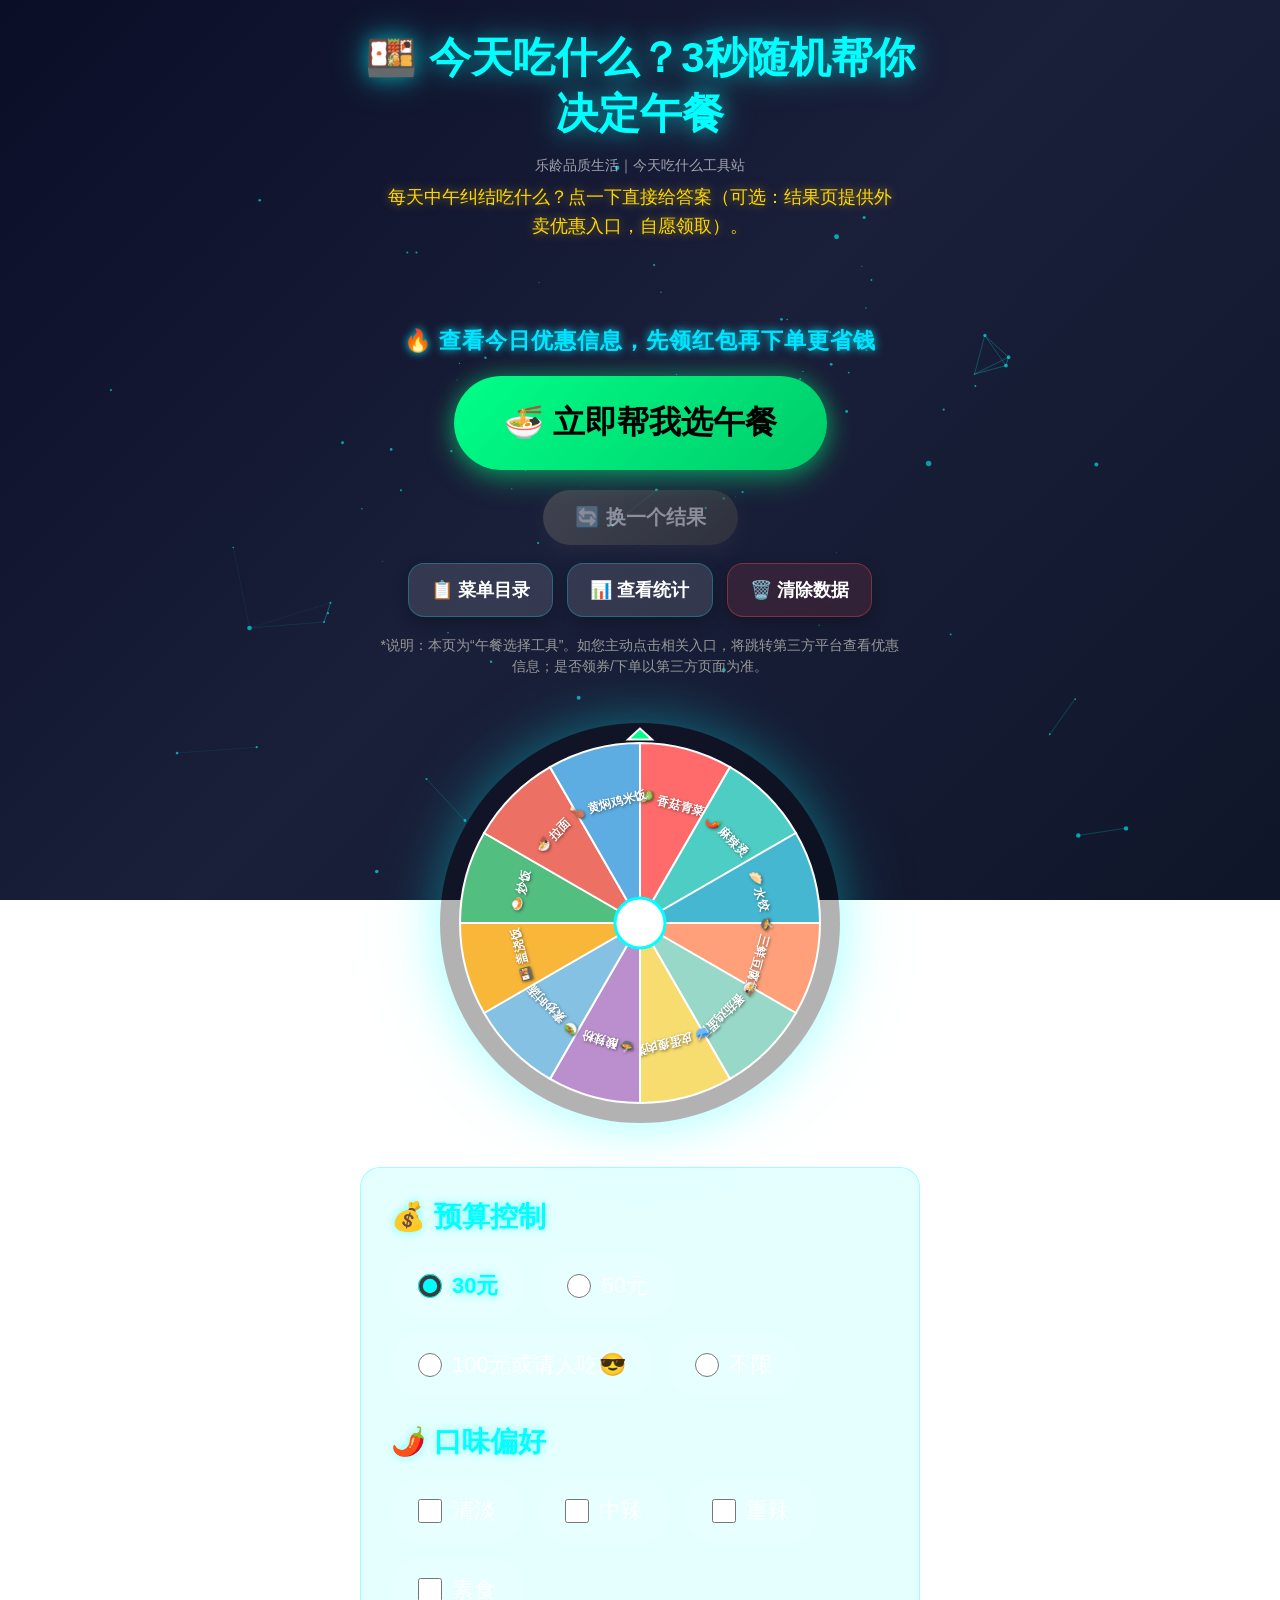
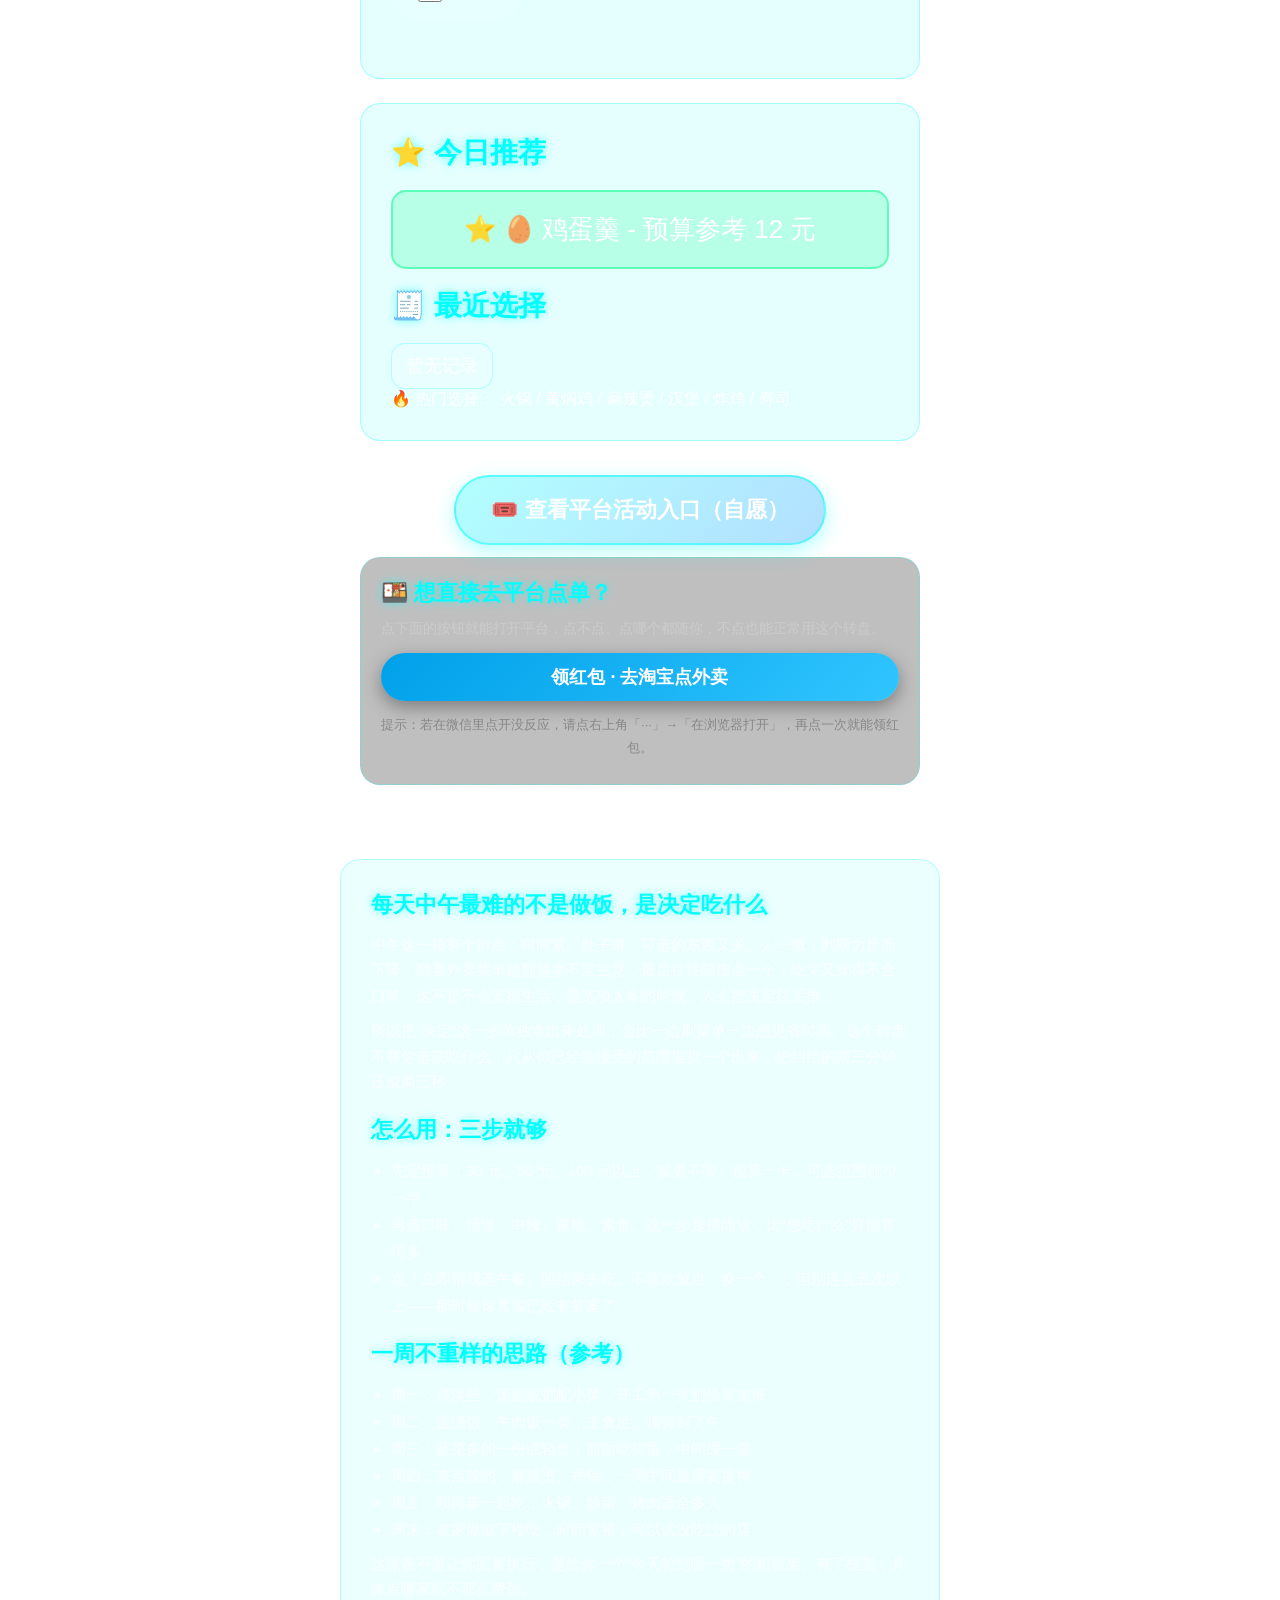
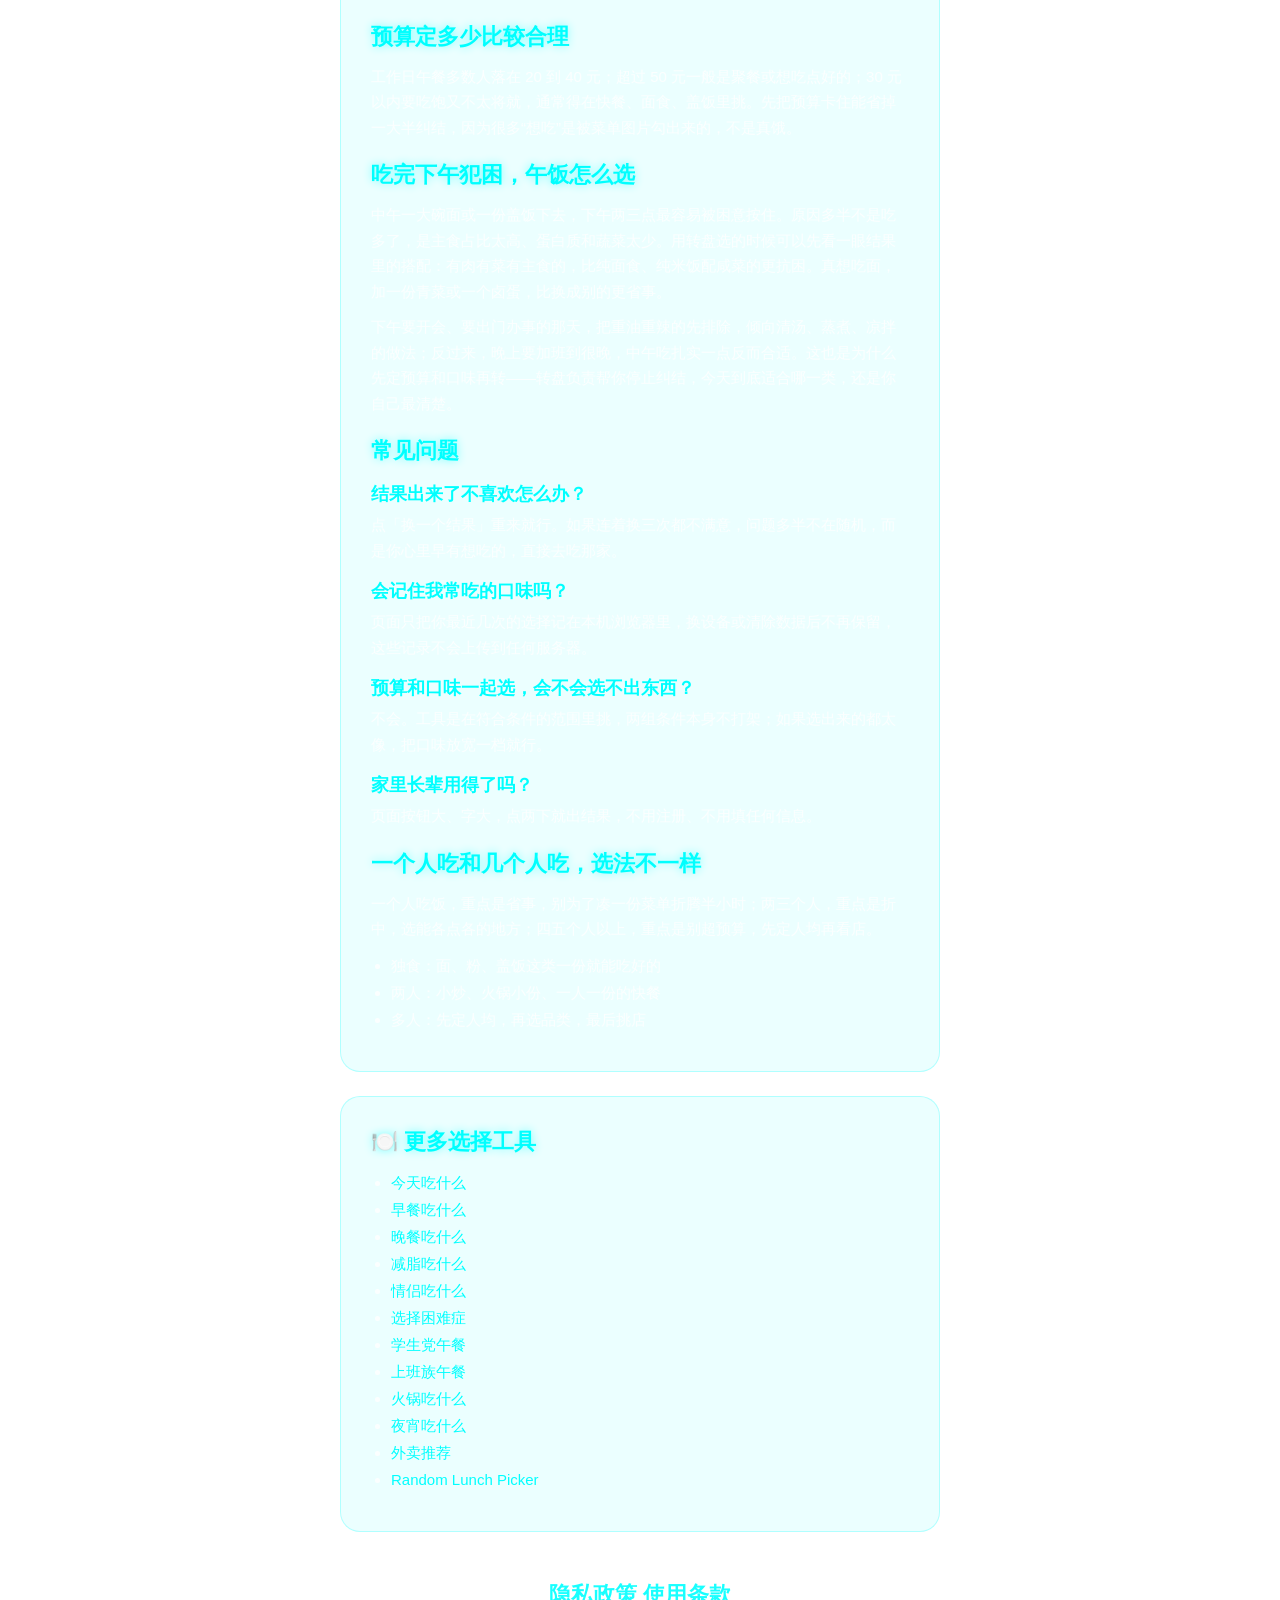
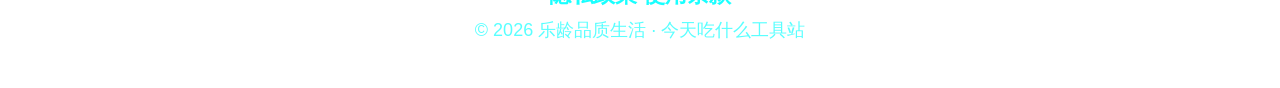
<file: index.html>
<!DOCTYPE html>
<html lang="zh-CN">
<head>
    <script async src="https://pagead2.googlesyndication.com/pagead/js/adsbygoogle.js?client=ca-pub-3112556758844974"
     crossorigin="anonymous"></script>

  <meta charset="UTF-8" />
    <meta name="google-adsense-account" content="ca-pub-3112556758844974">
  <meta name="viewport" content="width=device-width, initial-scale=1.0, maximum-scale=1.0, user-scalable=no" />
  <meta name="description" content="今天吃什么总纠结？3秒随机帮你决定午餐。支持预算筛选、口味偏好、最近记录，还有外卖红包入口。不用再翻半天菜单，点一下就有结果，一个人或几个人都能用。" />
  <meta name="keywords" content="午餐转盘,今天吃什么,lunch picker,random lunch picker,food wheel,random food picker" />
  <title>今天吃什么？随机午餐转盘｜午餐选择工具</title>
  
  <link rel="icon" href="data:image/svg+xml,<svg xmlns='http://www.w3.org/2000/svg' viewBox='0 0 100 100'><text y='.9em' font-size='90'>🍜</text></svg>" />
  
  <meta property="og:image" content="https://lunch.anrjai.com/og-cover.png" />
  <meta name="twitter:card" content="summary_large_image" />
<meta name="twitter:title" content="今天吃什么？随机午餐转盘" />
<meta name="twitter:description" content="3秒随机帮你决定午餐，支持预算筛选和口味偏好。" />
   
  <link rel="canonical" href="https://lunch.anrjai.com/index.html">

  <meta property="og:title" content="今天吃什么？外卖红包转盘" />
  <meta property="og:description" content="今天吃什么总纠结？3秒随机帮你决定午餐。支持预算筛选、口味偏好、最近记录，还有外卖红包入口。不用再翻半天菜单，点一下就有结果，一个人或几个人都能用。" />
  <meta property="og:type" content="website" />
    <meta property="og:site_name" content="今天吃什么工具站">
  <meta property="og:url" content="https://lunch.anrjai.com/" />
  <meta property="og:locale" content="zh_CN" />
  <meta property="og:locale:alternate" content="en_US" />

  <script type="application/ld+json">
  {
    "@context": "https://schema.org",
    "@type": "WebApplication",
    "name": "今天吃什么 - 外卖红包转盘",
    "description": "随机午餐转盘工具，帮你决定今天吃什么，同时领取外卖优惠红包",
    "url": "https://lunch.anrjai.com/",
    "applicationCategory": "LifestyleApplication",
    "inLanguage": "zh-CN"
  }
  </script>
  <link rel="stylesheet" href="style.css" />
  <meta name="robots" content="index, follow" />
</head>

<body>
  <canvas id="particleCanvas"></canvas>

  <div class="container">
    <header>
      <h1 class="title">🍱 今天吃什么？3秒随机帮你决定午餐</h1>
      <p class="brand-text">
        乐龄品质生活｜今天吃什么工具站
        </p>
      <p class="subtitle">
        每天中午纠结吃什么？点一下直接给答案（可选：结果页提供外卖优惠入口，自愿领取）。
      </p>
    </header>

    <p id="locationHint" class="location-hint" aria-live="polite"></p>

    <div class="button-area">
      <div class="today-tip">
        🔥 查看今日优惠信息，先领红包再下单更省钱
      </div> 
      <button id="spinBtn" class="btn-primary" type="button">🍜 立即帮我选午餐</button>
      <button id="againBtn" class="btn-secondary" type="button" disabled>🔄 换一个结果</button>
    </div>

    <div class="tool-area">
      <button id="menuBtn" class="btn-tool" type="button">📋 菜单目录</button>
      <button id="statsBtn" class="btn-tool" type="button">📊 查看统计</button>
      <button id="clearBtn" class="btn-tool btn-danger" type="button">🗑️ 清除数据</button>
    </div>

    <p class="tip-text">
      *说明：本页为“午餐选择工具”。如您主动点击相关入口，将跳转第三方平台查看优惠信息；是否领券/下单以第三方页面为准。
    </p>

    <div class="wheel-container">
      <canvas id="wheelCanvas" aria-label="午餐选择随机转盘" role="img"></canvas>
    </div>

    <section class="filter-section">
      <h2 class="section-title">💰 预算控制</h2>
      <div class="budget-controls">
        <label class="budget-option">
          <input type="radio" name="budget" value="30" checked />
          <span>30元</span>
        </label>
        <label class="budget-option">
          <input type="radio" name="budget" value="50" />
          <span>50元</span>
        </label>
        <label class="budget-option">
          <input type="radio" name="budget" value="100" />
          <span>100元或请人吃😎</span>
        </label>
        <label class="budget-option">
          <input type="radio" name="budget" value="999" />
          <span>不限</span>
        </label>
      </div>

      <h2 class="section-title">🌶️ 口味偏好</h2>
      <div class="taste-controls">
        <label class="taste-option">
          <input type="checkbox" name="taste" value="清淡" />
          <span>清淡</span>
        </label>
        <label class="taste-option">
          <input type="checkbox" name="taste" value="中辣" />
          <span>中辣</span>
        </label>
        <label class="taste-option">
          <input type="checkbox" name="taste" value="重辣" />
          <span>重辣</span>
        </label>
        <label class="taste-option">
          <input type="checkbox" name="taste" value="素食" />
          <span>素食</span>
        </label>
      </div>
    </section>

    <section class="recommend-section">
      <h2 class="section-title">⭐ 今日推荐</h2>
      <div id="todayRecommend" class="recommend-item">加载中...</div>

      <h2 class="section-title">🧾 最近选择</h2>
      <div id="recentChips" class="recent-chips"></div>
      
      <div class="hot-keywords">
        🔥 热门选择：
        <span class="keyword-tag">火锅</span> / 
        <span class="keyword-tag">黄焖鸡</span> / 
        <span class="keyword-tag">麻辣烫</span> / 
        <span class="keyword-tag">汉堡</span> / 
        <span class="keyword-tag">炸鸡</span> / 
        <span class="keyword-tag">寿司</span>
      </div>
    </section>

    <div class="menu-catalog-section">
      <a id="catalogBtn" class="btn-catalog" href="javascript:void(0);" rel="noopener noreferrer">
        🎟️ 查看平台活动入口（自愿）
      </a>
    </div>

    <div class="platform-section"style="display:none;">
      <h2 class="section-title platform-title">🍱 想直接去平台点单？</h2>
      <p class="platform-tip">
        点下面的按钮就能打开平台，点不点、点哪个都随你，不点也能正常用这个转盘。
      </p>
      <div class="platform-buttons">
        <button id="elemeBtn" class="btn-platform btn-eleme" type="button">
          领红包 · 去淘宝点外卖
        </button>
        <button id="jingdongBtn" class="btn-platform btn-jingdong" type="button">
          京东外卖
        </button>
      </div>
    </div>
  </div>

  <div id="resultModal" class="modal" aria-hidden="true">
    <div class="modal-content" role="dialog" aria-modal="true">
      <div class="modal-icon" id="modalIcon">🎉</div>
      <h2 class="modal-title" id="modalTitle">恭喜你！</h2>
      <p class="modal-text" id="modalText">今天吃火锅！</p>

      <div class="modal-buttons">
        <button id="modalActionBtn" class="btn-share" type="button">🎟️ 领取外卖红包</button>
        <button id="modalAgainBtn" class="btn-close" type="button">🔄 换一个结果</button>

      <!-- 外卖红包二维码 -->
      <div id="qrBlock" style="display:none; margin-top:16px; padding-top:14px; border-top:1px solid #eee; text-align:center;">
        <p style="margin:0 0 10px; font-size:15px; color:#333; font-weight:bold;">🧧 领外卖红包</p>
        <img src="qr-hongbao.png" alt="外卖红包二维码" style="width:168px; height:168px; border-radius:12px; background:#fff; padding:8px; box-shadow:0 2px 10px rgba(0,0,0,0.08);">
        <p style="margin:12px 0 0; font-size:14px; color:#555; line-height:1.9;">📱 手机上：点上面按钮直接领<br>💻 电脑上：用手机淘宝扫码<br><span style="color:#999; font-size:12px;">红包活动由淘宝平台提供</span></p>
      </div>

      </div>
    </div>
  </div>

  <section class="seo-text"><h2>每天中午最难的不是做饭，是决定吃什么</h2>
<p>中午这一顿有个特点：时间紧、肚子饿、可选的东西又多。人一饿，判断力反而下降，翻着外卖菜单越翻越拿不定主意，最后往往随便点一个，吃完又觉得不合口味。这不是不会安排生活，是选项太多的时候，人会把决定往后推。</p>
<p>所以把“决定”这一步单独拿出来处理，会比一边刷菜单一边想更省时间。这个转盘不替你选该吃什么，只从你已经能接受的范围里挑一个出来，把纠结的两三分钟压成两三秒。</p>

<h2>怎么用：三步就够</h2>
<ul class="seo-list">
<li>先定预算：30 元、50 元、100 元以上，或者不限。预算一卡，可选范围就少一半。</li>
<li>再选口味：清淡、中辣、重辣、素食。这一步是排除法，比“想吃什么”好回答得多。</li>
<li>点「立即帮我选午餐」照结果去吃。不喜欢就点「换一个」，但别连点五次以上——那时候你其实已经有答案了。</li>
</ul>

<h2>一周不重样的思路（参考）</h2>
<ul class="seo-list">
<li>周一：清淡些，汤面或粥配小菜，开工第一天别给胃加班</li>
<li>周二：盖浇饭、牛肉饭一类，主食足，顶得到下午</li>
<li>周三：蔬菜多的一份或轻食，前面吃得重，中间缓一缓</li>
<li>周四：来点辣的，麻辣烫、香锅，一周中间最需要提神</li>
<li>周五：和同事一起吃，火锅、炒菜、烤肉适合多人</li>
<li>周末：在家做或下楼吃，时间宽裕，可以试没吃过的店</li>
</ul>
<p>这张表不是让你照着执行，是给你一个“今天轮到哪一类”的粗框架。有了框架，具体点哪家就不那么费劲。</p>

<h2>预算定多少比较合理</h2>
<p>工作日午餐多数人落在 20 到 40 元；超过 50 元一般是聚餐或想吃点好的；30 元以内要吃饱又不太将就，通常得在快餐、面食、盖饭里挑。先把预算卡住能省掉一大半纠结，因为很多“想吃”是被菜单图片勾出来的，不是真饿。</p>

<h2>吃完下午犯困，午饭怎么选</h2>
<p>中午一大碗面或一份盖饭下去，下午两三点最容易被困意按住。原因多半不是吃多了，是主食占比太高、蛋白质和蔬菜太少。用转盘选的时候可以先看一眼结果里的搭配：有肉有菜有主食的，比纯面食、纯米饭配咸菜的更抗困。真想吃面，加一份青菜或一个卤蛋，比换成别的更省事。</p>
<p>下午要开会、要出门办事的那天，把重油重辣的先排除，倾向清汤、蒸煮、凉拌的做法；反过来，晚上要加班到很晚，中午吃扎实一点反而合适。这也是为什么先定预算和口味再转——转盘负责帮你停止纠结，今天到底适合哪一类，还是你自己最清楚。</p>

<h2>常见问题</h2>
<h3>结果出来了不喜欢怎么办？</h3>
<p>点「换一个结果」重来就行。如果连着换三次都不满意，问题多半不在随机，而是你心里早有想吃的，直接去吃那家。</p>
<h3>会记住我常吃的口味吗？</h3>
<p>页面只把你最近几次的选择记在本机浏览器里，换设备或清除数据后不再保留，这些记录不会上传到任何服务器。</p>
<h3>预算和口味一起选，会不会选不出东西？</h3>
<p>不会。工具是在符合条件的范围里挑，两组条件本身不打架；如果选出来的都太像，把口味放宽一档就行。</p>
<h3>家里长辈用得了吗？</h3>
<p>页面按钮大、字大，点两下就出结果，不用注册、不用填任何信息。</p><h2>一个人吃和几个人吃，选法不一样</h2>
<p>一个人吃饭，重点是省事，别为了凑一份菜单折腾半小时；两三个人，重点是折中，选能各点各的地方；四五个人以上，重点是别超预算，先定人均再看店。</p>
<ul class="seo-list">
<li>独食：面、粉、盖饭这类一份就能吃好的</li>
<li>两人：小炒、火锅小份、一人一份的快餐</li>
<li>多人：先定人均，再选品类，最后挑店</li>
</ul>
  </section>
  
  <section class="related-links">
    <h2>🍽️ 更多选择工具</h2>
    <ul>
      <li><a href="what-to-eat.html">今天吃什么</a></li>
      <li><a href="breakfast.html">早餐吃什么</a></li>
      <li><a href="dinner.html">晚餐吃什么</a></li>
      <li><a href="diet.html">减脂吃什么</a></li>
      <li><a href="couple.html">情侣吃什么</a></li>
      <li><a href="decision.html">选择困难症</a></li>
      <li><a href="student.html">学生党午餐</a></li>
      <li><a href="office.html">上班族午餐</a></li>
      <li><a href="hotpot.html">火锅吃什么</a></li>
      <li><a href="midnight.html">夜宵吃什么</a></li>
      <li><a href="takeout.html">外卖推荐</a></li>
      <li><a href="food-wheel.html">Random Lunch Picker</a></li>
    </ul>
  </section>

  <footer class="footer">
    <div class="footer-links">
      <a id="privacyLink" href="javascript:void(0);">隐私政策</a>
      <a id="termsLink" href="javascript:void(0);">使用条款</a>
    </div>
    <p class="footer-note">© 2026 乐龄品质生活 · 今天吃什么工具站  </p>
  </footer>

  <div id="infoModal" class="modal" aria-hidden="true">
    <div class="modal-content" role="dialog" aria-modal="true">
      <h2 class="modal-title" id="infoTitle">信息</h2>
      <p class="modal-text" id="infoText">内容</p>
      <div class="modal-buttons">
        <button id="infoOkBtn" class="btn-share" type="button">✅ 我知道了</button>
      </div>
    </div>
  </div>

  <script src="script.js"></script>
</body>
</html>
</file>
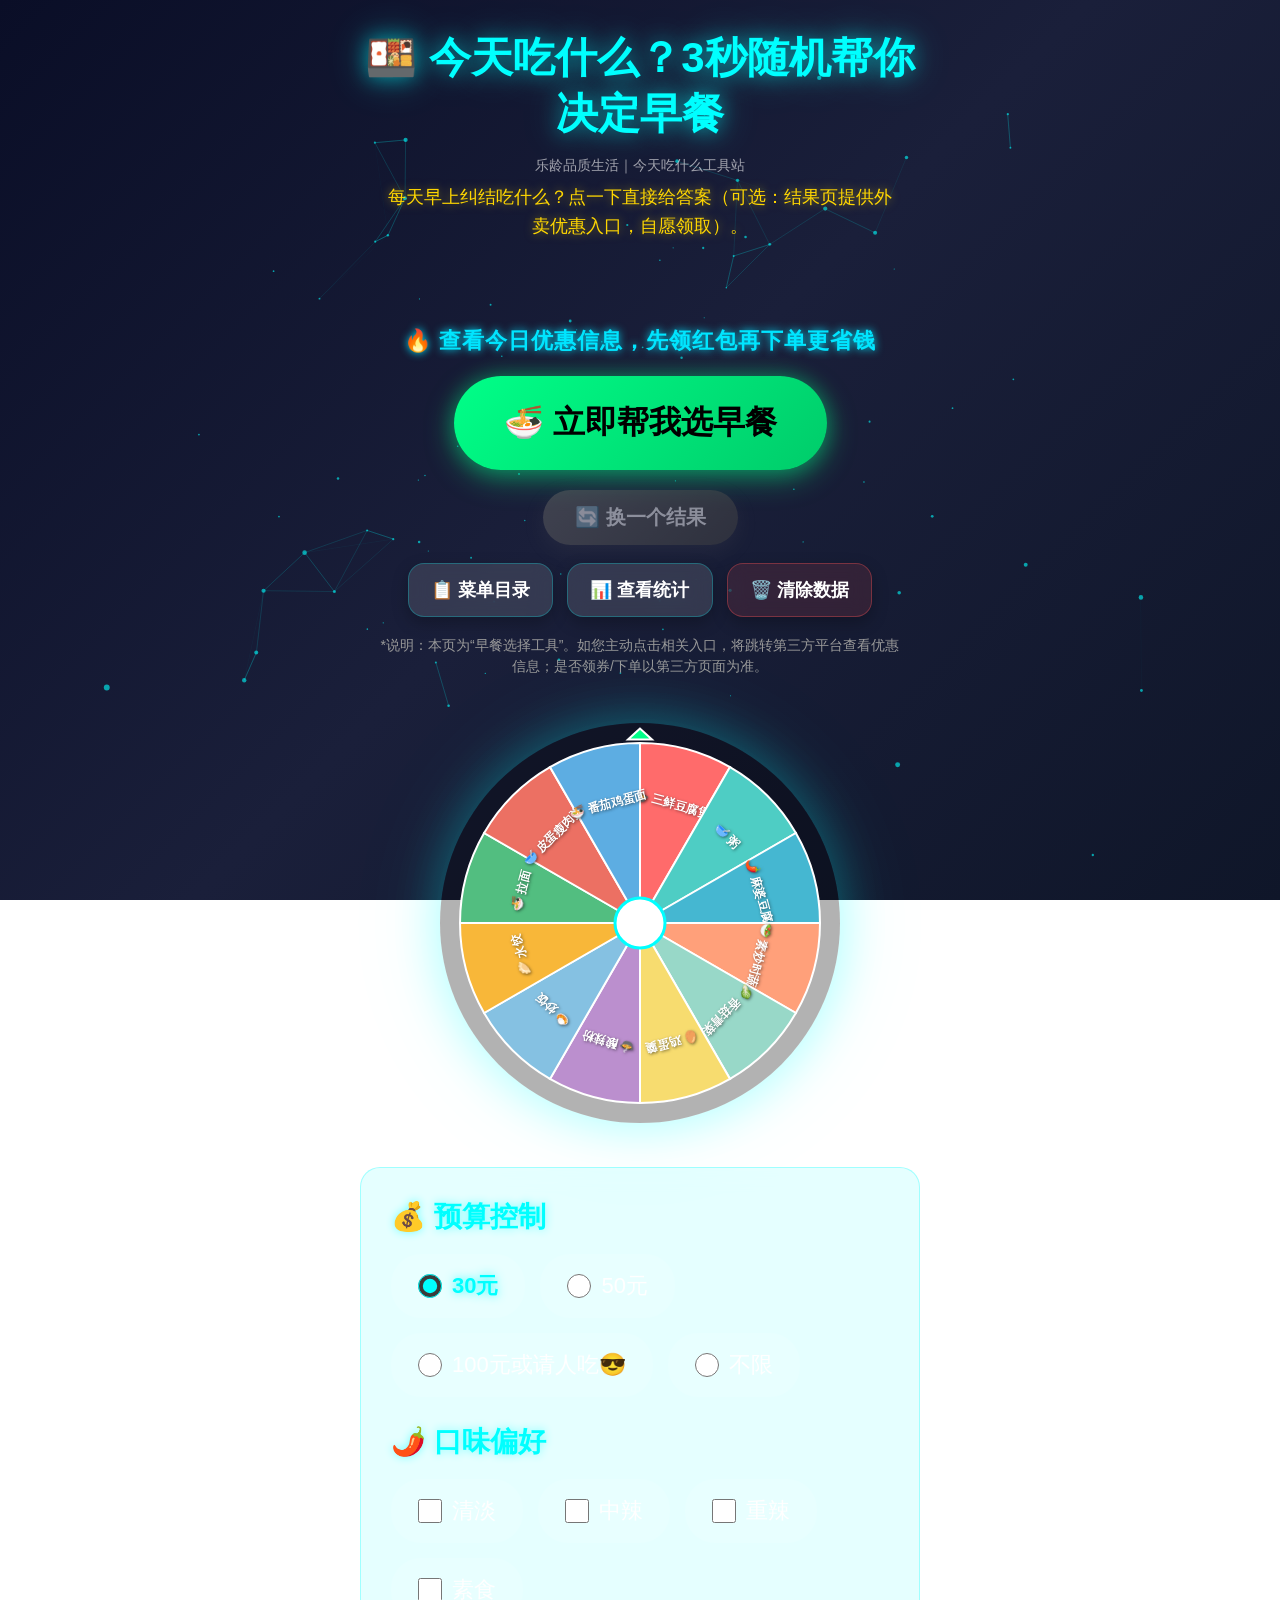
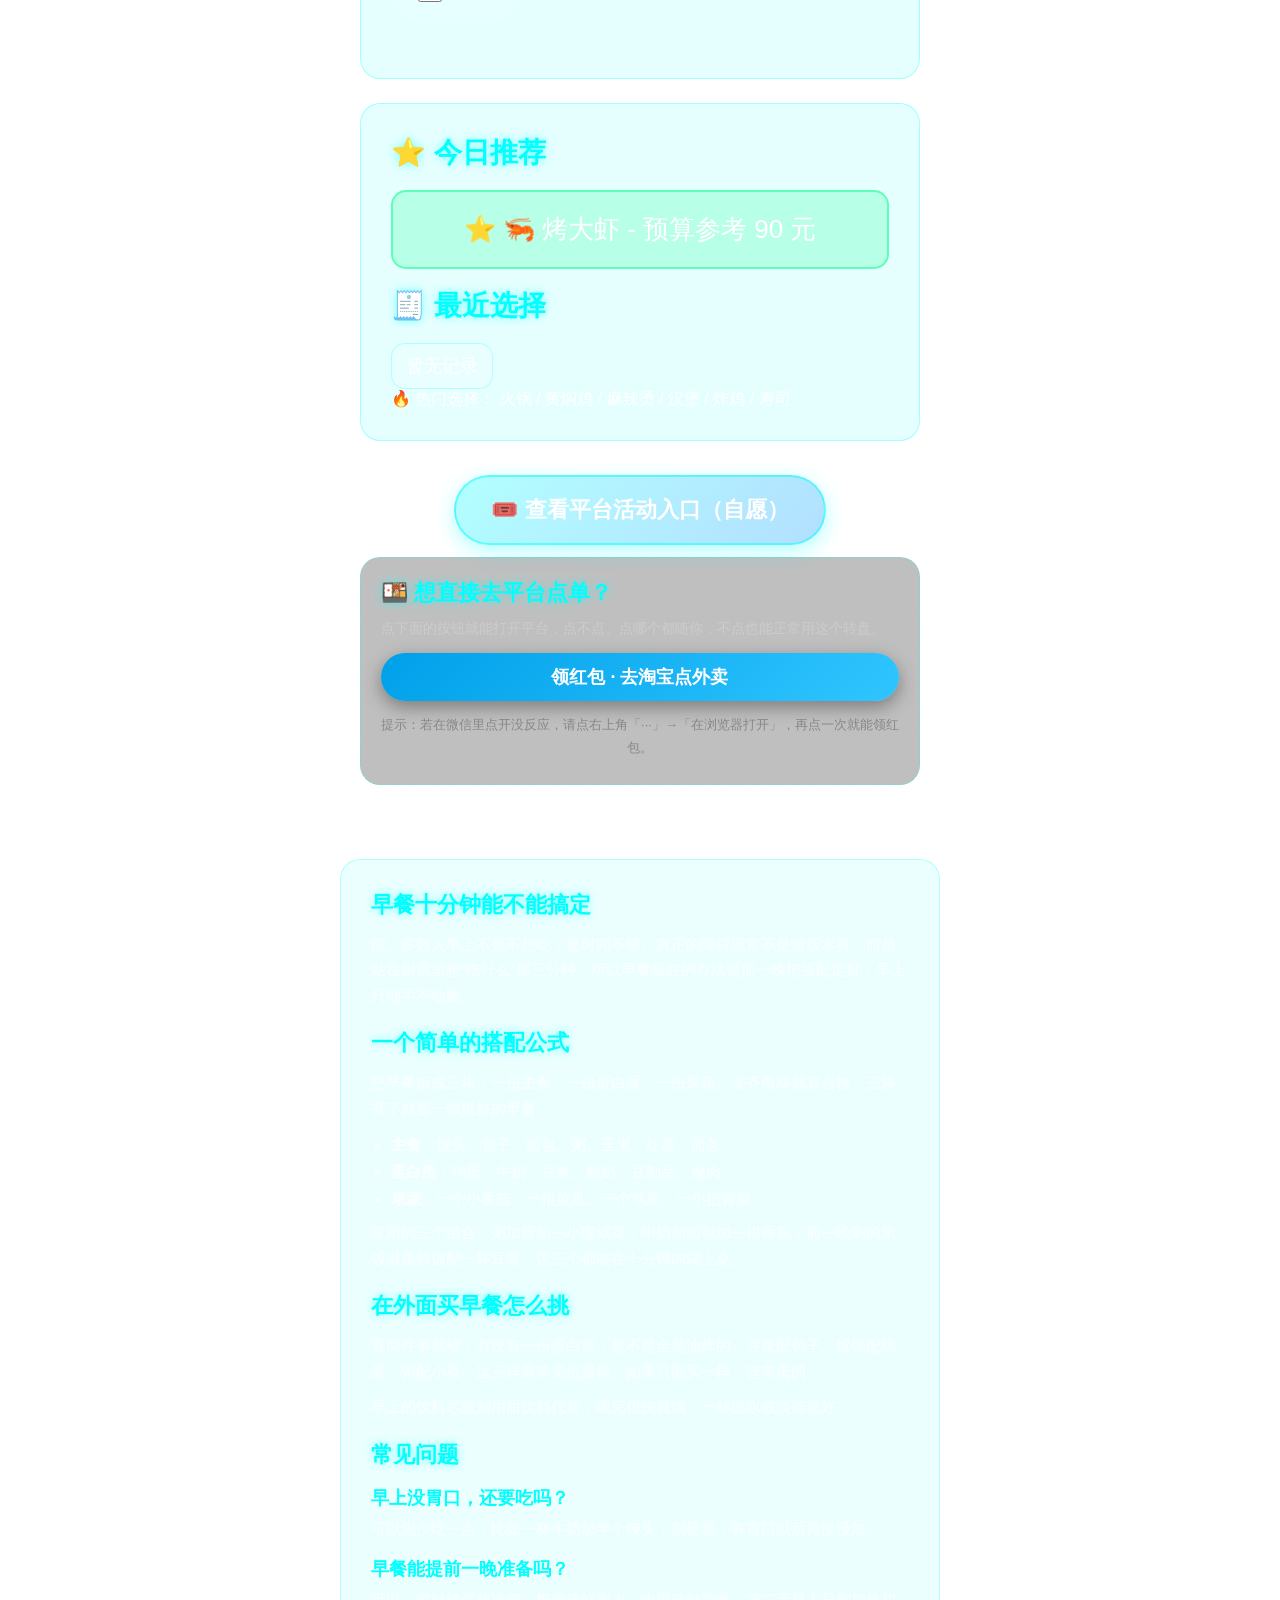
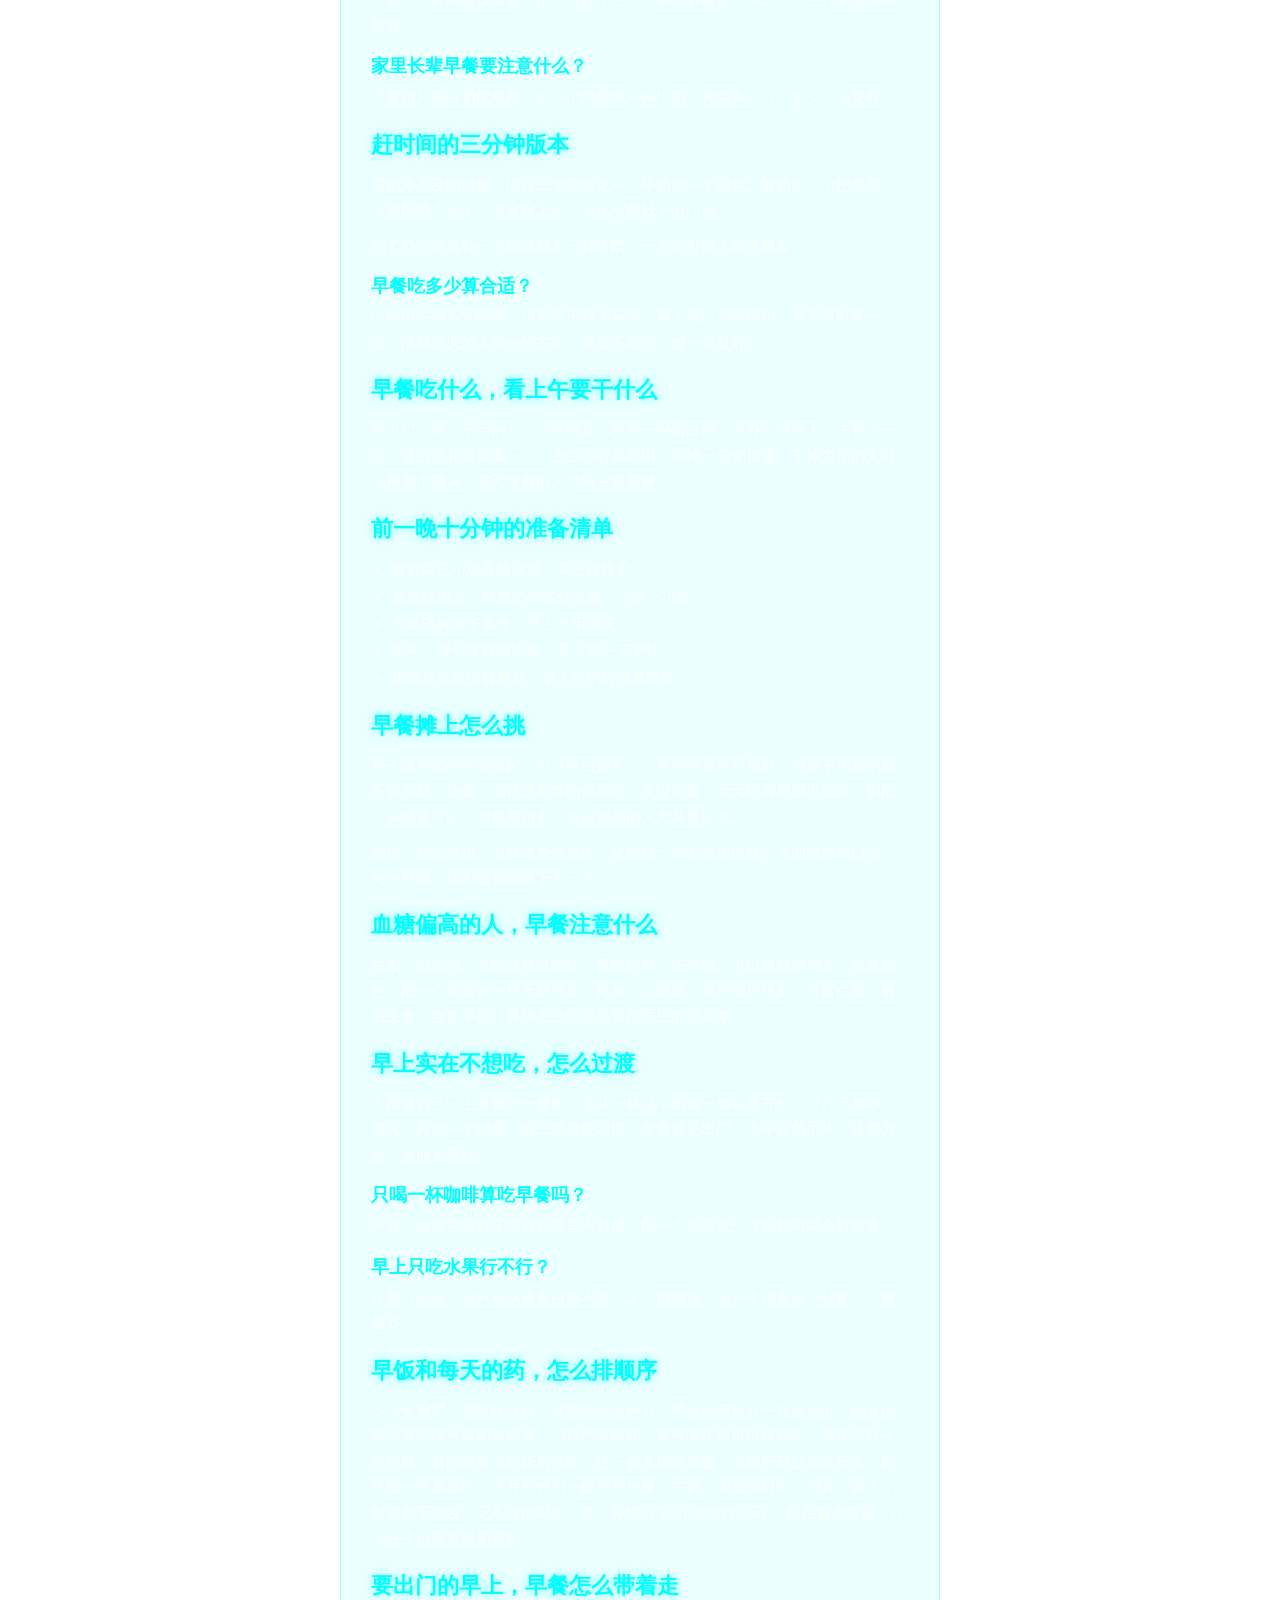
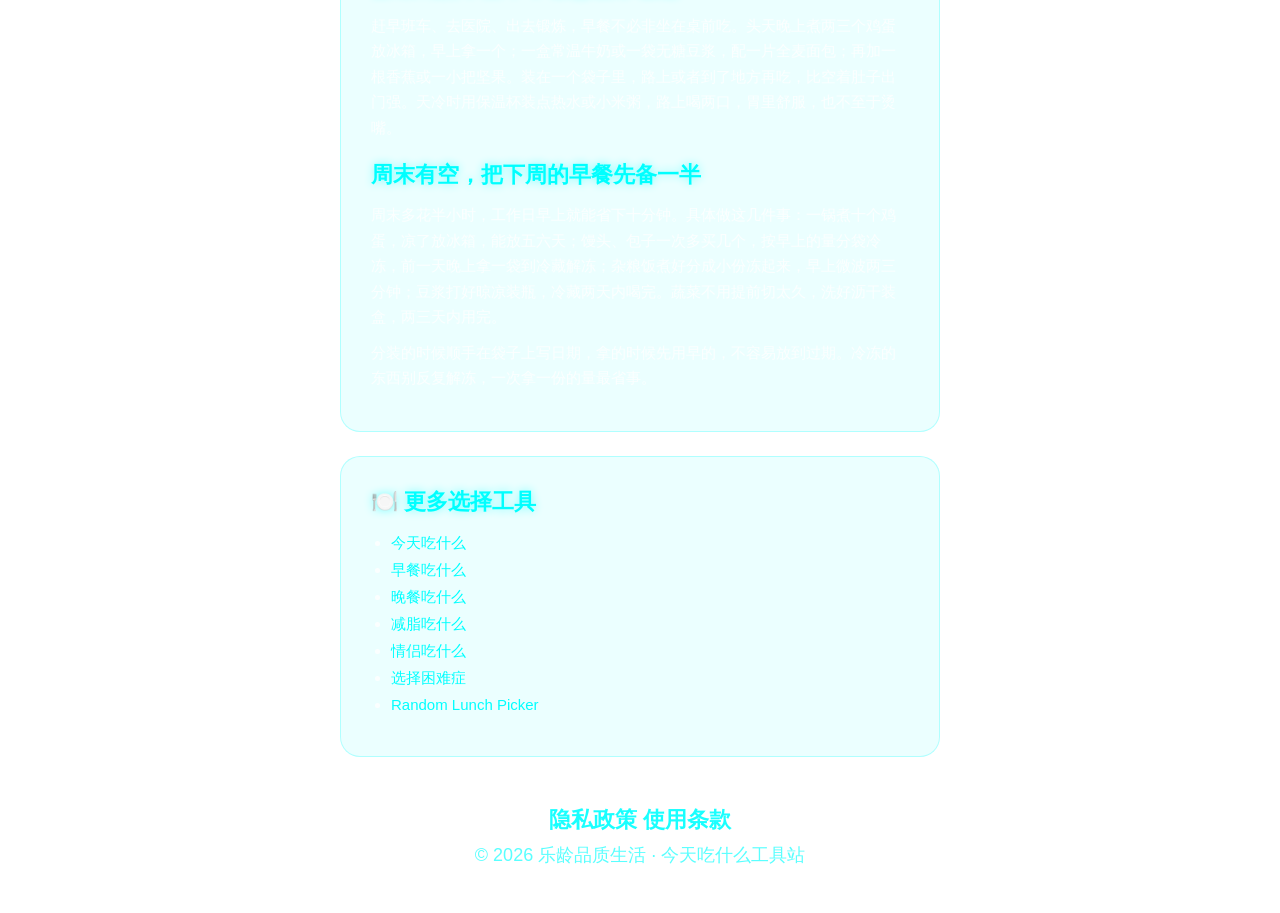
<file: breakfast.html>
<!DOCTYPE html>
<html lang="zh-CN">
<head>
    <script async src="https://pagead2.googlesyndication.com/pagead/js/adsbygoogle.js?client=ca-pub-3112556758844974"
     crossorigin="anonymous"></script>

  <meta charset="UTF-8" />
    <meta name="google-adsense-account" content="ca-pub-3112556758844974">
  <meta name="viewport" content="width=device-width, initial-scale=1.0, maximum-scale=1.0, user-scalable=no" />
  <meta name="description" content="今天早餐吃什么总纠结？3秒随机帮你决定早餐。支持预算筛选、口味偏好、最近记录，还有外卖红包入口。不用再对着菜单发呆，点一下就有结果，赶时间也能快速吃上。" />
  <meta name="keywords" content="早餐转盘,今天吃什么,lunch picker,random lunch picker,food wheel,random food picker" />
  <title>今天吃什么？随机早餐转盘｜早餐选择工具</title>
  
  <link rel="icon" href="data:image/svg+xml,<svg xmlns='http://www.w3.org/2000/svg' viewBox='0 0 100 100'><text y='.9em' font-size='90'>🍜</text></svg>" />
  
  <meta property="og:image" content="https://lunch.anrjai.com/og-cover.png" />
  <meta name="twitter:card" content="summary_large_image" />
<meta name="twitter:title" content="今天吃什么？随机早餐转盘" />
<meta name="twitter:description" content="3秒随机帮你决定早餐，支持预算筛选和口味偏好。" />
   
  <link rel="canonical" href="https://lunch.anrjai.com/breakfast.html">

  <meta property="og:title" content="今天吃什么？外卖红包转盘" />
  <meta property="og:description" content="今天早餐吃什么总纠结？3秒随机帮你决定早餐。支持预算筛选、口味偏好、最近记录，还有外卖红包入口。不用再对着菜单发呆，点一下就有结果，赶时间也能快速吃上。" />
  <meta property="og:type" content="website" />
    <meta property="og:site_name" content="今天吃什么工具站">
  <meta property="og:url" content="https://lunch.anrjai.com/breakfast.html" />
  <meta property="og:locale" content="zh_CN" />
  <meta property="og:locale:alternate" content="en_US" />

  <script type="application/ld+json">
  {
    "@context": "https://schema.org",
    "@type": "WebApplication",
    "name": "今天吃什么 - 外卖红包转盘",
    "description": "随机早餐转盘工具，帮你决定今天吃什么，同时领取外卖优惠红包",
    "url": "https://lunch.anrjai.com/",
    "applicationCategory": "LifestyleApplication",
    "inLanguage": "zh-CN"
  }
  </script>
  <link rel="stylesheet" href="style.css" />
    <meta name="robots" content="index, follow" />
</head>

<body>
  <canvas id="particleCanvas"></canvas>

  <div class="container">
    <header>
      <h1 class="title">🍱 今天吃什么？3秒随机帮你决定早餐</h1>
      <p class="brand-text">
        乐龄品质生活｜今天吃什么工具站
        </p>
      <p class="subtitle">
        每天早上纠结吃什么？点一下直接给答案（可选：结果页提供外卖优惠入口，自愿领取）。
      </p>
    </header>

    <p id="locationHint" class="location-hint" aria-live="polite"></p>

    <div class="button-area">
      <div class="today-tip">
        🔥 查看今日优惠信息，先领红包再下单更省钱
      </div> 
      <button id="spinBtn" class="btn-primary" type="button">🍜 立即帮我选早餐</button>
      <button id="againBtn" class="btn-secondary" type="button" disabled>🔄 换一个结果</button>
    </div>

    <div class="tool-area">
      <button id="menuBtn" class="btn-tool" type="button">📋 菜单目录</button>
      <button id="statsBtn" class="btn-tool" type="button">📊 查看统计</button>
      <button id="clearBtn" class="btn-tool btn-danger" type="button">🗑️ 清除数据</button>
    </div>

    <p class="tip-text">
      *说明：本页为“早餐选择工具”。如您主动点击相关入口，将跳转第三方平台查看优惠信息；是否领券/下单以第三方页面为准。
    </p>

    <div class="wheel-container">
      <canvas id="wheelCanvas" aria-label="早餐选择随机转盘" role="img"></canvas>
    </div>

    <section class="filter-section">
      <h2 class="section-title">💰 预算控制</h2>
      <div class="budget-controls">
        <label class="budget-option">
          <input type="radio" name="budget" value="30" checked />
          <span>30元</span>
        </label>
        <label class="budget-option">
          <input type="radio" name="budget" value="50" />
          <span>50元</span>
        </label>
        <label class="budget-option">
          <input type="radio" name="budget" value="100" />
          <span>100元或请人吃😎</span>
        </label>
        <label class="budget-option">
          <input type="radio" name="budget" value="999" />
          <span>不限</span>
        </label>
      </div>

      <h2 class="section-title">🌶️ 口味偏好</h2>
      <div class="taste-controls">
        <label class="taste-option">
          <input type="checkbox" name="taste" value="清淡" />
          <span>清淡</span>
        </label>
        <label class="taste-option">
          <input type="checkbox" name="taste" value="中辣" />
          <span>中辣</span>
        </label>
        <label class="taste-option">
          <input type="checkbox" name="taste" value="重辣" />
          <span>重辣</span>
        </label>
        <label class="taste-option">
          <input type="checkbox" name="taste" value="素食" />
          <span>素食</span>
        </label>
      </div>
    </section>

    <section class="recommend-section">
      <h2 class="section-title">⭐ 今日推荐</h2>
      <div id="todayRecommend" class="recommend-item">加载中...</div>

      <h2 class="section-title">🧾 最近选择</h2>
      <div id="recentChips" class="recent-chips"></div>
      
      <div class="hot-keywords">
        🔥 热门选择：
        <span class="keyword-tag">火锅</span> / 
        <span class="keyword-tag">黄焖鸡</span> / 
        <span class="keyword-tag">麻辣烫</span> / 
        <span class="keyword-tag">汉堡</span> / 
        <span class="keyword-tag">炸鸡</span> / 
        <span class="keyword-tag">寿司</span>
      </div>
    </section>

    <div class="menu-catalog-section">
      <a id="catalogBtn" class="btn-catalog" href="javascript:void(0);" rel="noopener noreferrer">
        🎟️ 查看平台活动入口（自愿）
      </a>
    </div>

    <div class="platform-section"style="display:none;">
      <h2 class="section-title platform-title">🍱 想直接去平台点单？</h2>
      <p class="platform-tip">
        点下面的按钮就能打开平台，点不点、点哪个都随你，不点也能正常用这个转盘。
      </p>
      <div class="platform-buttons">
        <button id="elemeBtn" class="btn-platform btn-eleme" type="button">
          领红包 · 去淘宝点外卖
        </button>
        <button id="jingdongBtn" class="btn-platform btn-jingdong" type="button">
          京东外卖
        </button>
      </div>
    </div>
  </div>

  <div id="resultModal" class="modal" aria-hidden="true">
    <div class="modal-content" role="dialog" aria-modal="true">
      <div class="modal-icon" id="modalIcon">🎉</div>
      <h2 class="modal-title" id="modalTitle">恭喜你！</h2>
      <p class="modal-text" id="modalText">今天吃火锅！</p>

      <div class="modal-buttons">
        <button id="modalActionBtn" class="btn-share" type="button">🎟️ 领取外卖红包</button>
        <button id="modalAgainBtn" class="btn-close" type="button">🔄 换一个结果</button>
      </div>

      <!-- 外卖红包二维码 -->
      <div id="qrBlock" style="display:none; margin-top:16px; padding-top:14px; border-top:1px solid #eee; text-align:center;">
        <p style="margin:0 0 10px; font-size:15px; color:#333; font-weight:bold;">🧧 领外卖红包</p>
        <img src="qr-hongbao.png" alt="外卖红包二维码" style="width:168px; height:168px; border-radius:12px; background:#fff; padding:8px; box-shadow:0 2px 10px rgba(0,0,0,0.08);">
        <p style="margin:12px 0 0; font-size:14px; color:#555; line-height:1.9;">📱 手机上：点上面按钮直接领<br>💻 电脑上：用手机淘宝扫码<br><span style="color:#999; font-size:12px;">红包活动由淘宝平台提供</span></p>
      </div>

    </div>
  </div>

  <section class="seo-text"><h2>早餐十分钟能不能搞定</h2>
<p>能。多数人早上不是不想吃，是时间不够。真正的障碍通常不是做饭本身，而是站在厨房里想“吃什么”那三分钟。所以早餐最好的办法是前一晚把搭配定好，早上只动手不动脑。</p>
<h2>一个简单的搭配公式</h2>
<p>把早餐拆成三块：一份主食、一份蛋白质、一份果蔬。凑齐两块就算合格，三块齐了就是一顿挺好的早餐。</p>
<ul class="seo-list">
<li><b>主食</b>：馒头、包子、面包、粥、玉米、红薯、面条</li>
<li><b>蛋白质</b>：鸡蛋、牛奶、豆浆、酸奶、豆制品、瘦肉</li>
<li><b>果蔬</b>：一个小番茄、一根黄瓜、一个苹果、一小把青菜</li>
</ul>
<p>常用的三个组合：粥加蛋加一小碟咸菜；牛奶加面包加一根香蕉；前一晚剩的米饭做蛋炒饭配一杯豆浆。这三个都能在十分钟内端上桌。</p>
<h2>在外面买早餐怎么挑</h2>
<p>看两件事就够：有没有一份蛋白质，是不是全是油炸的。豆浆配包子、馄饨配鸡蛋、粥配小菜，这三样最常见也最稳。如果只能买一样，选带蛋的。</p>
<p>早上的饮料尽量别用甜饮料代替，喝完很快就饿；一杯温水或淡茶就好。</p>
<h2>常见问题</h2>
<h3>早上没胃口，还要吃吗？</h3>
<p>可以先少吃一点，比如一杯牛奶加半个馒头，别硬塞，有胃口以后再慢慢加。</p>
<h3>早餐能提前一晚准备吗？</h3>
<p>可以。煮好鸡蛋放冰箱、把米洗好泡上、水果洗好装盒，第二天早上只剩加热和装盘。</p>
<h3>家里长辈早餐要注意什么？</h3>
<p>尽量别只喝白粥配咸菜，加一个鸡蛋或一杯牛奶，种类多一点、量少一点更好。</p><h2>赶时间的三分钟版本</h2>
<p>真的来不及的时候，抓这三个组合之一：牛奶加一个面包、酸奶加一小把坚果、豆浆配两个包子。带走路上吃，也比空着肚子出门强。</p>
<p>到了办公室再补一个鸡蛋或者一杯牛奶，一天里补得上就不算差。</p>
  <h3>早餐吃多少算合适？</h3>
<p>以到中午前不觉得饿、也不至于撑为标准。夏天胃口小吃得少，冬天可以多一点；活动量大的人加一份主食，坐着不动的人减一点就好。</p>
<h2>早餐吃什么，看上午要干什么</h2>
<p>要出门走路、干活的人，主食给足，再加一份蛋白质；坐办公室的人，主食少一点，蛋白质和蔬菜多一点，上午不容易犯困。同样一份粥加蛋，干体力活的人可以再加个馒头，整天坐着的人半份主食就够。</p>
<h2>前一晚十分钟的准备清单</h2>
<ul class="seo-list">
<li>煮好两三个鸡蛋放冰箱，早上直接拿</li>
<li>米洗好泡上，或者把杂粮分装成一小袋一小袋</li>
<li>水果洗好沥干装盒，早上不用现洗</li>
<li>面包、馒头提前放冷藏，早上热一下更快</li>
<li>想喝豆浆就提前泡豆，早上打的时候省时间</li>
</ul>
<h2>早餐摊上怎么挑</h2>
<p>包子选带馅的荤素搭配，别只吃白馒头；豆浆问清是不是加糖，能要不加糖的就不要加糖；油条、油饼这类炸的偶尔吃一次没问题，天天吃容易腻也偏油；粥配一份咸菜可以，但咸菜别多，血压偏高的人尤其要注意。</p>
<p>肠粉、鸡蛋灌饼、煎饼这类带蛋的，比单纯一碗粥更顶时候。买的时候顺口说一句少放酱，油和盐都能降下来一点。</p>
<h2>血糖偏高的人，早餐注意什么</h2>
<p>白粥、白面包、米粉这类升得快，单吃容易上午就饿。可以换成杂粮粥、全麦面包，配一个鸡蛋或一杯无糖豆浆，再加一点蔬菜；吃的顺序先菜、再蛋白质、最后主食，会更平稳。具体怎么吃还是要按医生的意见来。</p>
<h2>早上实在不想吃，怎么过渡</h2>
<p>不用逼自己一上来就吃一整份。先从一杯温牛奶或一杯豆浆开始，过几天加半个馒头，再加一个鸡蛋，两三周就能习惯。空着肚子出门，上午容易手抖、注意力散，反而更费劲。</p>
<h3>只喝一杯咖啡算吃早餐吗？</h3>
<p>不算。咖啡空着肚子喝容易胃里不舒服，配一个鸡蛋或一片面包再喝会好很多。</p>
<h3>早上只吃水果行不行？</h3>
<p>水果可以吃，但只有水果蛋白质不够，上午饿得快。加一个鸡蛋或一杯奶，才算凑齐。</p>
<h2>早饭和每天的药，怎么排顺序</h2>
<p>不少长辈早上要吃降压药、降糖药或者钙片，早饭和药撞在一起容易乱。稳妥的做法是照医生给的说明来，别自己改时间：多数降压药可以饭后吃，避免空肚子不舒服；有的药要求起床后先吃、过一会儿再吃早饭，那就把药盒放在床头，起床第一件事就吃；钙片和铁剂一般不和豆浆、牛奶、浓茶同时吃，隔开一两个小时更利于吸收。记不住的时候，用一张纸写下“几点吃什么药”，贴在饭桌旁边，比记在手机里更容易看到。</p>
<h2>要出门的早上，早餐怎么带着走</h2>
<p>赶早班车、去医院、出去锻炼，早餐不必非坐在桌前吃。头天晚上煮两三个鸡蛋放冰箱，早上拿一个；一盒常温牛奶或一袋无糖豆浆，配一片全麦面包；再加一根香蕉或一小把坚果。装在一个袋子里，路上或者到了地方再吃，比空着肚子出门强。天冷时用保温杯装点热水或小米粥，路上喝两口，胃里舒服，也不至于烫嘴。</p>
<h2>周末有空，把下周的早餐先备一半</h2>
<p>周末多花半小时，工作日早上就能省下十分钟。具体做这几件事：一锅煮十个鸡蛋，凉了放冰箱，能放五六天；馒头、包子一次多买几个，按早上的量分袋冷冻，前一天晚上拿一袋到冷藏解冻；杂粮饭煮好分成小份冻起来，早上微波两三分钟；豆浆打好晾凉装瓶，冷藏两天内喝完。蔬菜不用提前切太久，洗好沥干装盒，两三天内用完。</p>
<p>分装的时候顺手在袋子上写日期，拿的时候先用早的，不容易放到过期。冷冻的东西别反复解冻，一次拿一份的量最省事。</p>
</section>

  <section class="related-links">
    <h2>🍽️ 更多选择工具</h2>
    <ul>
      <li><a href="what-to-eat.html">今天吃什么</a></li>
    <li><a href="breakfast.html">早餐吃什么</a></li>
    <li><a href="dinner.html">晚餐吃什么</a></li>
    <li><a href="diet.html">减脂吃什么</a></li>
    <li><a href="couple.html">情侣吃什么</a></li>
    <li><a href="decision.html">选择困难症</a></li>
    <li><a href="food-wheel.html">Random Lunch Picker</a></li>
</ul>
  </section>

  <footer class="footer">
    <div class="footer-links">
      <a id="privacyLink" href="javascript:void(0);">隐私政策</a>
      <a id="termsLink" href="javascript:void(0);">使用条款</a>
    </div>
    <p class="footer-note">© 2026  乐龄品质生活 · 今天吃什么工具站 </p>
  </footer>

  <div id="infoModal" class="modal" aria-hidden="true">
    <div class="modal-content" role="dialog" aria-modal="true">
      <h2 class="modal-title" id="infoTitle">信息</h2>
      <p class="modal-text" id="infoText">内容</p>
      <div class="modal-buttons">
        <button id="infoOkBtn" class="btn-share" type="button">✅ 我知道了</button>
      </div>
    </div>
  </div>

  <script src="script.js"></script>
</body>
</html>
</file>
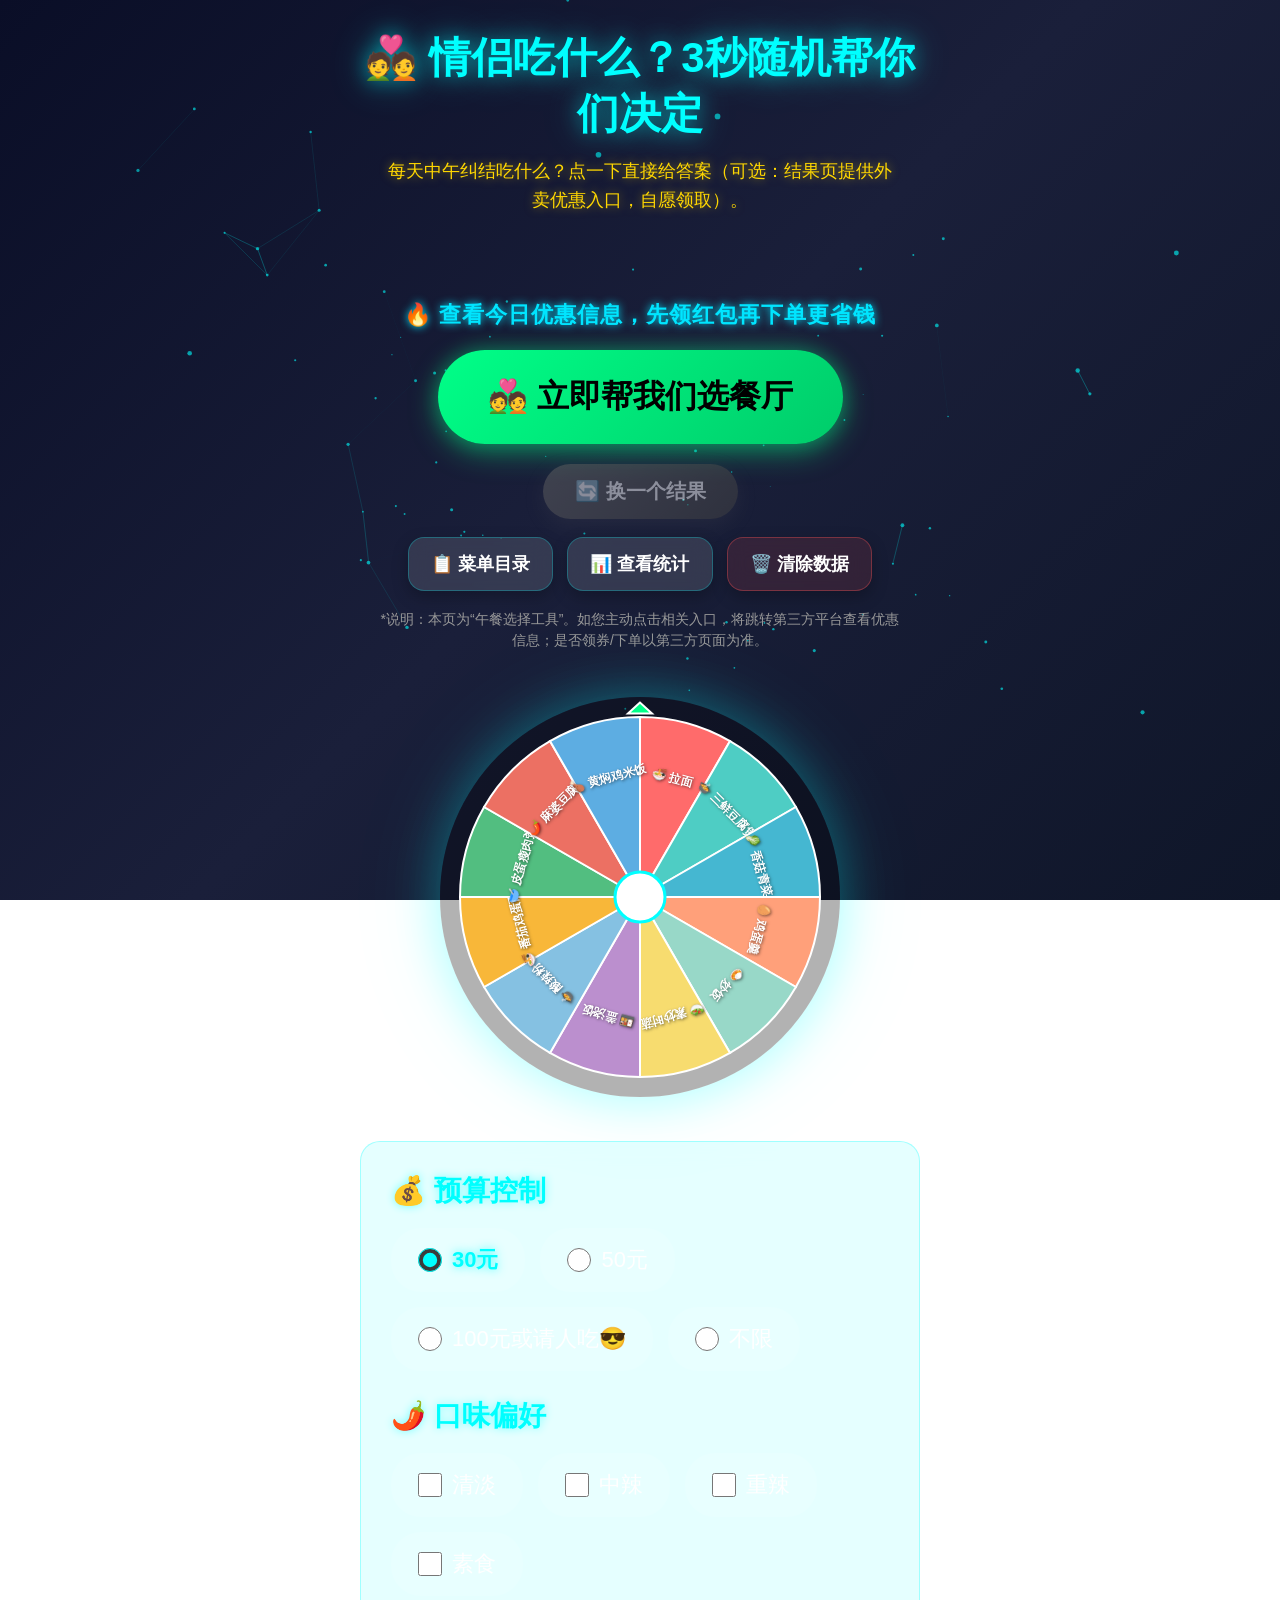
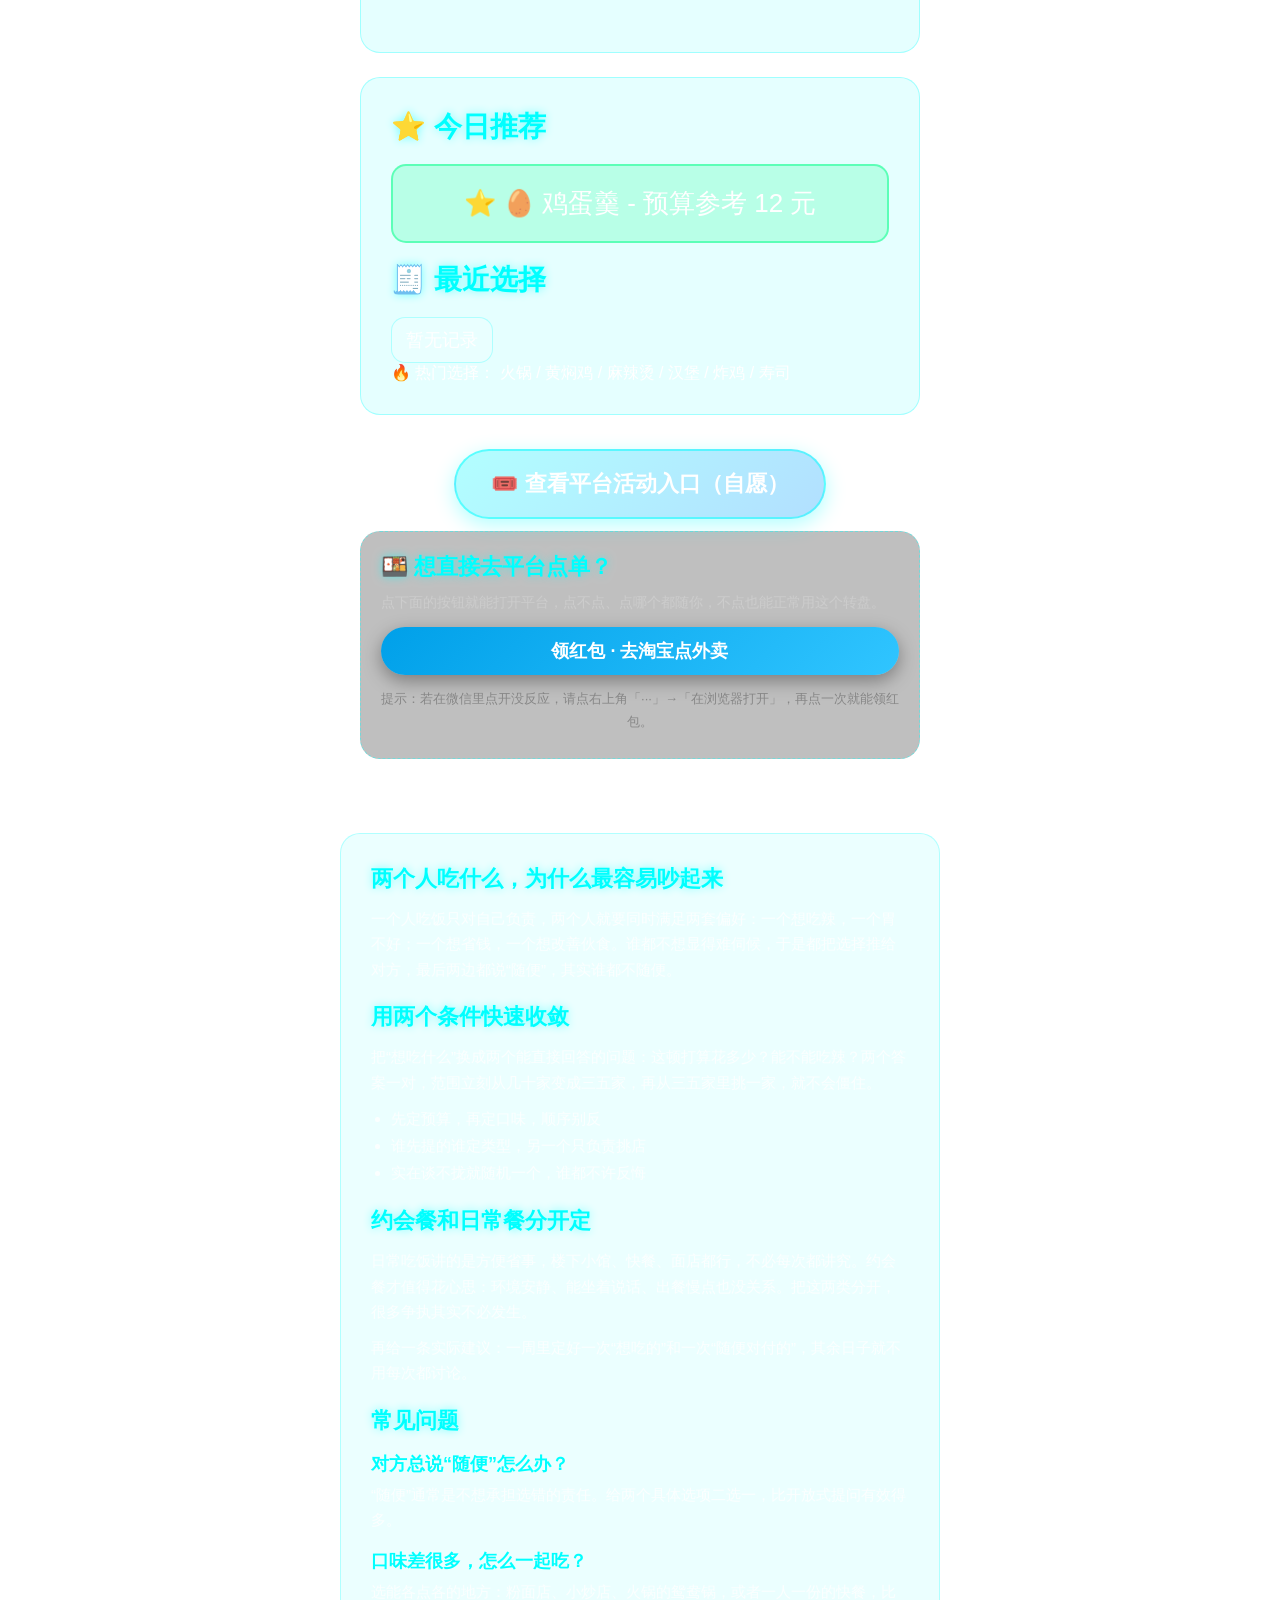
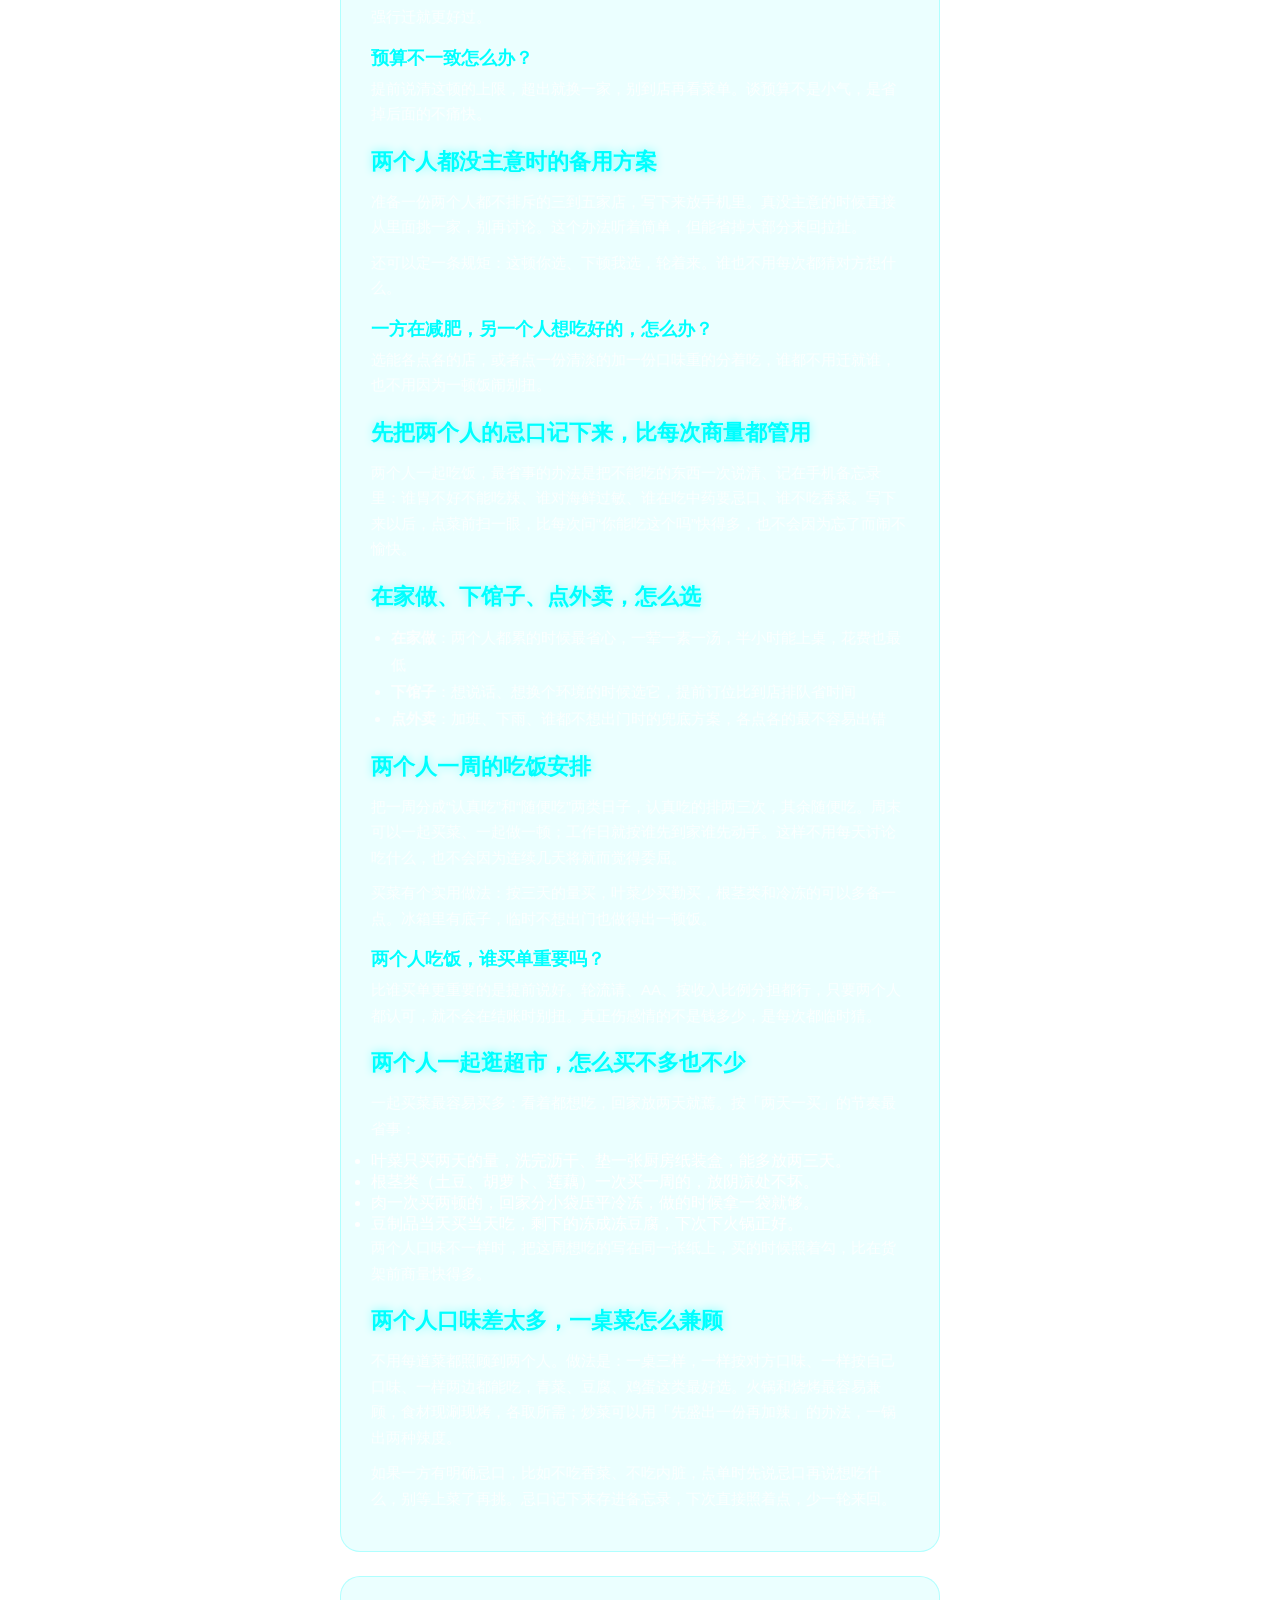
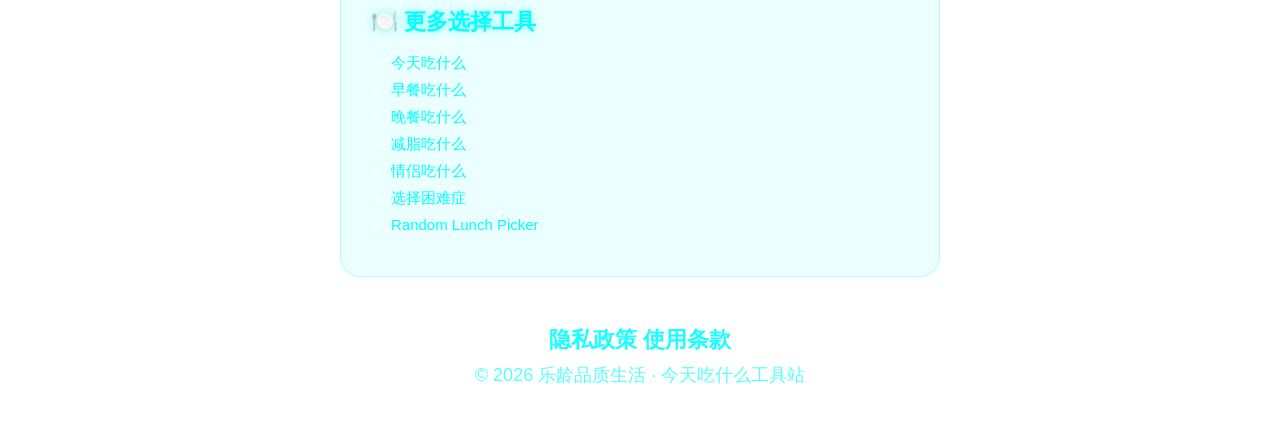
<file: couple.html>
<!DOCTYPE html>
<html lang="zh-CN">
<head>
    <script async src="https://pagead2.googlesyndication.com/pagead/js/adsbygoogle.js?client=ca-pub-3112556758844974"
     crossorigin="anonymous"></script>

  <meta charset="UTF-8" />
    <meta name="google-adsense-account" content="ca-pub-3112556758844974">
  <meta name="viewport" content="width=device-width, initial-scale=1.0, maximum-scale=1.0, user-scalable=no" />
  <meta name="description" content="情侣今天吃什么？3秒随机帮你们决定约会餐厅，省掉反复商量。支持预算筛选、口味偏好、最近记录，两个人也能快速达成一致，把时间留给聊天和散步，而不是纠结吃什么。" />
  <meta name="keywords" content="午餐转盘,今天吃什么,lunch picker,random lunch picker,food wheel,random food picker" />
  <title>情侣吃什么？随机约会餐推荐｜情侣餐选择工具</title>
  
  <link rel="icon" href="data:image/svg+xml,<svg xmlns='http://www.w3.org/2000/svg' viewBox='0 0 100 100'><text y='.9em' font-size='90'>🍜</text></svg>" />
  
  <meta property="og:image" content="https://lunch.anrjai.com/og-cover.png" />
  <meta name="twitter:card" content="summary_large_image" />
  <meta name="twitter:title" content="情侣吃什么？随机约会餐推荐" />
  <meta name="twitter:description" content="3秒随机帮情侣决定今天吃什么。" /> 
  
  <link rel="canonical" href="https://lunch.anrjai.com/couple.html">

  <meta property="og:title" content="今天吃什么？外卖红包转盘" />
  <meta property="og:description" content="情侣今天吃什么？3秒随机帮你们决定约会餐厅，省掉反复商量。支持预算筛选、口味偏好、最近记录，两个人也能快速达成一致，把时间留给聊天和散步，而不是纠结吃什么。" />
  <meta property="og:type" content="website" />
    <meta property="og:site_name" content="今天吃什么工具站">
  <meta property="og:url" content="https://lunch.anrjai.com/couple.html" />
  <meta property="og:locale" content="zh_CN" />
  <meta property="og:locale:alternate" content="en_US" />

  <script type="application/ld+json">
  {
    "@context": "https://schema.org",
    "@type": "WebApplication",
    "name": "今天吃什么 - 外卖红包转盘",
    "description": "随机午餐转盘工具，帮你决定今天吃什么，同时领取外卖优惠红包",
    "url": "https://lunch.anrjai.com/",
    "applicationCategory": "LifestyleApplication",
    "inLanguage": "zh-CN"
  }
  </script>
  <link rel="stylesheet" href="style.css" />
    <meta name="robots" content="index, follow" />
</head>

<body>
  <canvas id="particleCanvas"></canvas>

  <div class="container">
    <header>
      <h1 class="title">💑 情侣吃什么？3秒随机帮你们决定</h1>
      <p class="subtitle">
        每天中午纠结吃什么？点一下直接给答案（可选：结果页提供外卖优惠入口，自愿领取）。
      </p>
    </header>

    <p id="locationHint" class="location-hint" aria-live="polite"></p>

    <div class="button-area">
      <div class="today-tip">
        🔥 查看今日优惠信息，先领红包再下单更省钱
      </div> 
      <button id="spinBtn" class="btn-primary" type="button">💑 立即帮我们选餐厅</button>
      <button id="againBtn" class="btn-secondary" type="button" disabled>🔄 换一个结果</button>
    </div>

    <div class="tool-area">
      <button id="menuBtn" class="btn-tool" type="button">📋 菜单目录</button>
      <button id="statsBtn" class="btn-tool" type="button">📊 查看统计</button>
      <button id="clearBtn" class="btn-tool btn-danger" type="button">🗑️ 清除数据</button>
    </div>

    <p class="tip-text">
      *说明：本页为“午餐选择工具”。如您主动点击相关入口，将跳转第三方平台查看优惠信息；是否领券/下单以第三方页面为准。
    </p>

    <div class="wheel-container">
      <canvas id="wheelCanvas" aria-label="午餐选择随机转盘" role="img"></canvas>
    </div>

    <section class="filter-section">
      <h2 class="section-title">💰 预算控制</h2>
      <div class="budget-controls">
        <label class="budget-option">
          <input type="radio" name="budget" value="30" checked />
          <span>30元</span>
        </label>
        <label class="budget-option">
          <input type="radio" name="budget" value="50" />
          <span>50元</span>
        </label>
        <label class="budget-option">
          <input type="radio" name="budget" value="100" />
          <span>100元或请人吃😎</span>
        </label>
        <label class="budget-option">
          <input type="radio" name="budget" value="999" />
          <span>不限</span>
        </label>
      </div>

      <h2 class="section-title">🌶️ 口味偏好</h2>
      <div class="taste-controls">
        <label class="taste-option">
          <input type="checkbox" name="taste" value="清淡" />
          <span>清淡</span>
        </label>
        <label class="taste-option">
          <input type="checkbox" name="taste" value="中辣" />
          <span>中辣</span>
        </label>
        <label class="taste-option">
          <input type="checkbox" name="taste" value="重辣" />
          <span>重辣</span>
        </label>
        <label class="taste-option">
          <input type="checkbox" name="taste" value="素食" />
          <span>素食</span>
        </label>
      </div>
    </section>

    <section class="recommend-section">
      <h2 class="section-title">⭐ 今日推荐</h2>
      <div id="todayRecommend" class="recommend-item">加载中...</div>

      <h2 class="section-title">🧾 最近选择</h2>
      <div id="recentChips" class="recent-chips"></div>
      
      <div class="hot-keywords">
        🔥 热门选择：
        <span class="keyword-tag">火锅</span> / 
        <span class="keyword-tag">黄焖鸡</span> / 
        <span class="keyword-tag">麻辣烫</span> / 
        <span class="keyword-tag">汉堡</span> / 
        <span class="keyword-tag">炸鸡</span> / 
        <span class="keyword-tag">寿司</span>
      </div>
    </section>

    <div class="menu-catalog-section">
      <a id="catalogBtn" class="btn-catalog" href="javascript:void(0);" rel="noopener noreferrer">
        🎟️ 查看平台活动入口（自愿）
      </a>
    </div>

    <div class="platform-section"style="display:none;">
      <h2 class="section-title platform-title">🍱 想直接去平台点单？</h2>
      <p class="platform-tip">
        点下面的按钮就能打开平台，点不点、点哪个都随你，不点也能正常用这个转盘。
      </p>
      <div class="platform-buttons">
        <button id="elemeBtn" class="btn-platform btn-eleme" type="button">
          领红包 · 去淘宝点外卖
        </button>
        <button id="jingdongBtn" class="btn-platform btn-jingdong" type="button">
          京东外卖
        </button>
      </div>
    </div>
  </div>

  <div id="resultModal" class="modal" aria-hidden="true">
    <div class="modal-content" role="dialog" aria-modal="true">
      <div class="modal-icon" id="modalIcon">🎉</div>
      <h2 class="modal-title" id="modalTitle">恭喜你！</h2>
      <p class="modal-text" id="modalText">今天吃火锅！</p>

      <div class="modal-buttons">
        <button id="modalActionBtn" class="btn-share" type="button">🎟️ 领取外卖红包</button>
        <button id="modalAgainBtn" class="btn-close" type="button">🔄 换一个结果</button>
      </div>

      <!-- 外卖红包二维码 -->
      <div id="qrBlock" style="display:none; margin-top:16px; padding-top:14px; border-top:1px solid #eee; text-align:center;">
        <p style="margin:0 0 10px; font-size:15px; color:#333; font-weight:bold;">🧧 领外卖红包</p>
        <img src="qr-hongbao.png" alt="外卖红包二维码" style="width:168px; height:168px; border-radius:12px; background:#fff; padding:8px; box-shadow:0 2px 10px rgba(0,0,0,0.08);">
        <p style="margin:12px 0 0; font-size:14px; color:#555; line-height:1.9;">📱 手机上：点上面按钮直接领<br>💻 电脑上：用手机淘宝扫码<br><span style="color:#999; font-size:12px;">红包活动由淘宝平台提供</span></p>
      </div>

    </div>
  </div>

  <section class="seo-text"><h2>两个人吃什么，为什么最容易吵起来</h2>
<p>一个人吃饭只对自己负责，两个人就要同时满足两套偏好：一个想吃辣，一个胃不好；一个想省钱，一个想改善伙食。谁都不想显得难伺候，于是都把选择推给对方，最后两边都说“随便”，其实谁都不随便。</p>
<h2>用两个条件快速收敛</h2>
<p>把“想吃什么”换成两个能直接回答的问题：这顿打算花多少？能不能吃辣？两个答案一对，范围立刻从几十家变成三五家，再从三五家里挑一家，就不会僵住。</p>
<ul class="seo-list">
<li>先定预算，再定口味，顺序别反</li>
<li>谁先提的谁定类型，另一个只负责挑店</li>
<li>实在谈不拢就随机一个，谁都不许反悔</li>
</ul>
<h2>约会餐和日常餐分开定</h2>
<p>日常吃饭讲的是方便省事，楼下小馆、快餐、面店都行，不必每次都讲究。约会餐才值得花心思：环境安静、能坐着说话、出餐慢点也没关系。把这两类分开，很多争执其实不必发生。</p>
<p>再给一条实际建议：一周里定好一次“想吃的”和一次“随便对付的”，其余日子就不用每次都讨论。</p>
<h2>常见问题</h2>
<h3>对方总说“随便”怎么办？</h3>
<p>“随便”通常是不想承担选错的责任。给两个具体选项二选一，比开放式提问有效得多。</p>
<h3>口味差很多，怎么一起吃？</h3>
<p>选能各点各的地方：粉面店、小炒店、火锅的鸳鸯锅，或者一人一份的快餐，比强行迁就更好过。</p>
<h3>预算不一致怎么办？</h3>
<p>提前说清这顿的上限，超出就换一家，别到店再看菜单。谈预算不是小气，是省掉后面的不痛快。</p><h2>两个人都没主意时的备用方案</h2>
<p>准备一份两个人都不排斥的三到五家店，写下来放手机里。真没主意的时候直接从里面挑一家，别再讨论。这个办法听着简单，但能省掉大部分来回拉扯。</p>
<p>还可以定一条规矩：这顿你选、下顿我选，轮着来。谁也不用每次都猜对方想什么。</p>
  <h3>一方在减肥，另一个人想吃好的，怎么办？</h3>
<p>选能各点各的店，或者点一份清淡的加一份口味重的分着吃，谁都不用迁就谁，也不用因为一顿饭闹别扭。</p>
  <h2>先把两个人的忌口记下来，比每次商量都管用</h2>
<p>两个人一起吃饭，最省事的办法是把不能吃的东西一次说清、记在手机备忘录里：谁胃不好不能吃辣、谁对海鲜过敏、谁在吃中药要忌口、谁不吃香菜。写下来以后，点菜前扫一眼，比每次问“你能吃这个吗”快得多，也不会因为忘了而闹不愉快。</p>
<h2>在家做、下馆子、点外卖，怎么选</h2>
<ul class="seo-list">
<li><b>在家做</b>：两个人都累的时候最省心，一荤一素一汤，半小时能上桌，花费也最低</li>
<li><b>下馆子</b>：想说话、想换个环境的时候选它，提前订位比到店排队省时间</li>
<li><b>点外卖</b>：加班、下雨、谁都不想出门时的兜底方案，各点各的最不容易出错</li>
</ul>
<h2>两个人一周的吃饭安排</h2>
<p>把一周分成“认真吃”和“随便吃”两类日子，认真吃的排两三次，其余随便吃。周末可以一起买菜、一起做一顿；工作日就按谁先到家谁先动手。这样不用每天讨论吃什么，也不会因为连续几天将就而觉得委屈。</p>
<p>买菜有个实用做法：按三天的量买，叶菜少买勤买，根茎类和冷冻的可以多备一点。冰箱里有底子，临时不想出门也做得出一顿饭。</p>
<h3>两个人吃饭，谁买单重要吗？</h3>
<p>比谁买单更重要的是提前说好。轮流请、AA、按收入比例分担都行，只要两个人都认可，就不会在结账时别扭。真正伤感情的不是钱多少，是每次都临时猜。</p>
  
<h2>两个人一起逛超市，怎么买不多也不少</h2>
<p>一起买菜最容易买多：看着都想吃，回家放两天就蔫。按「两天一买」的节奏最省事：</p>
<ul>
<li>叶菜只买两天的量，洗完沥干、垫一张厨房纸装盒，能多放两三天。</li>
<li>根茎类（土豆、胡萝卜、莲藕）一次买一周的，放阴凉处不坏。</li>
<li>肉一次买两顿的，回家分小袋压平冷冻，做的时候拿一袋就够。</li>
<li>豆制品当天买当天吃，剩下的冻成冻豆腐，下次下火锅正好。</li>
</ul>
<p>两个人口味不一样时，把这周想吃的写在同一张纸上，买的时候照着勾，比在货架前商量快得多。</p>

<h2>两个人口味差太多，一桌菜怎么兼顾</h2>
<p>不用每道菜都照顾到两个人。做法是：一桌三样，一样按对方口味、一样按自己口味、一样两边都能吃，青菜、豆腐、鸡蛋这类最好选。火锅和烧烤最容易兼顾，食材现涮现烤，各取所需；炒菜可以用「先盛出一份再加辣」的办法，一锅出两种辣度。</p>
<p>如果一方有明确忌口，比如不吃香菜、不吃内脏，点单时先说忌口再说想吃什么，别等上菜了再挑。忌口记下来存进备忘录，下次直接照着点，少一轮来回。</p>
</section>

  <section class="related-links">
    <h2>🍽️ 更多选择工具</h2>
    <ul>
      <li><a href="what-to-eat.html">今天吃什么</a></li>
    <li><a href="breakfast.html">早餐吃什么</a></li>
    <li><a href="dinner.html">晚餐吃什么</a></li>
    <li><a href="diet.html">减脂吃什么</a></li>
    <li><a href="couple.html">情侣吃什么</a></li>
    <li><a href="decision.html">选择困难症</a></li>
    <li><a href="food-wheel.html">Random Lunch Picker</a></li>
</ul>
  </section>

  <footer class="footer">
    <div class="footer-links">
      <a id="privacyLink" href="javascript:void(0);">隐私政策</a>
      <a id="termsLink" href="javascript:void(0);">使用条款</a>
    </div>
    <p class="footer-note">© 2026 乐龄品质生活 · 今天吃什么工具站</p>
  </footer>  

  <div id="infoModal" class="modal" aria-hidden="true">
    <div class="modal-content" role="dialog" aria-modal="true">
      <h2 class="modal-title" id="infoTitle">信息</h2>
      <p class="modal-text" id="infoText">内容</p>
      <div class="modal-buttons">
        <button id="infoOkBtn" class="btn-share" type="button">✅ 我知道了</button>
      </div>
    </div>
  </div>

  <script src="script.js"></script>
</body>
</html>
</file>
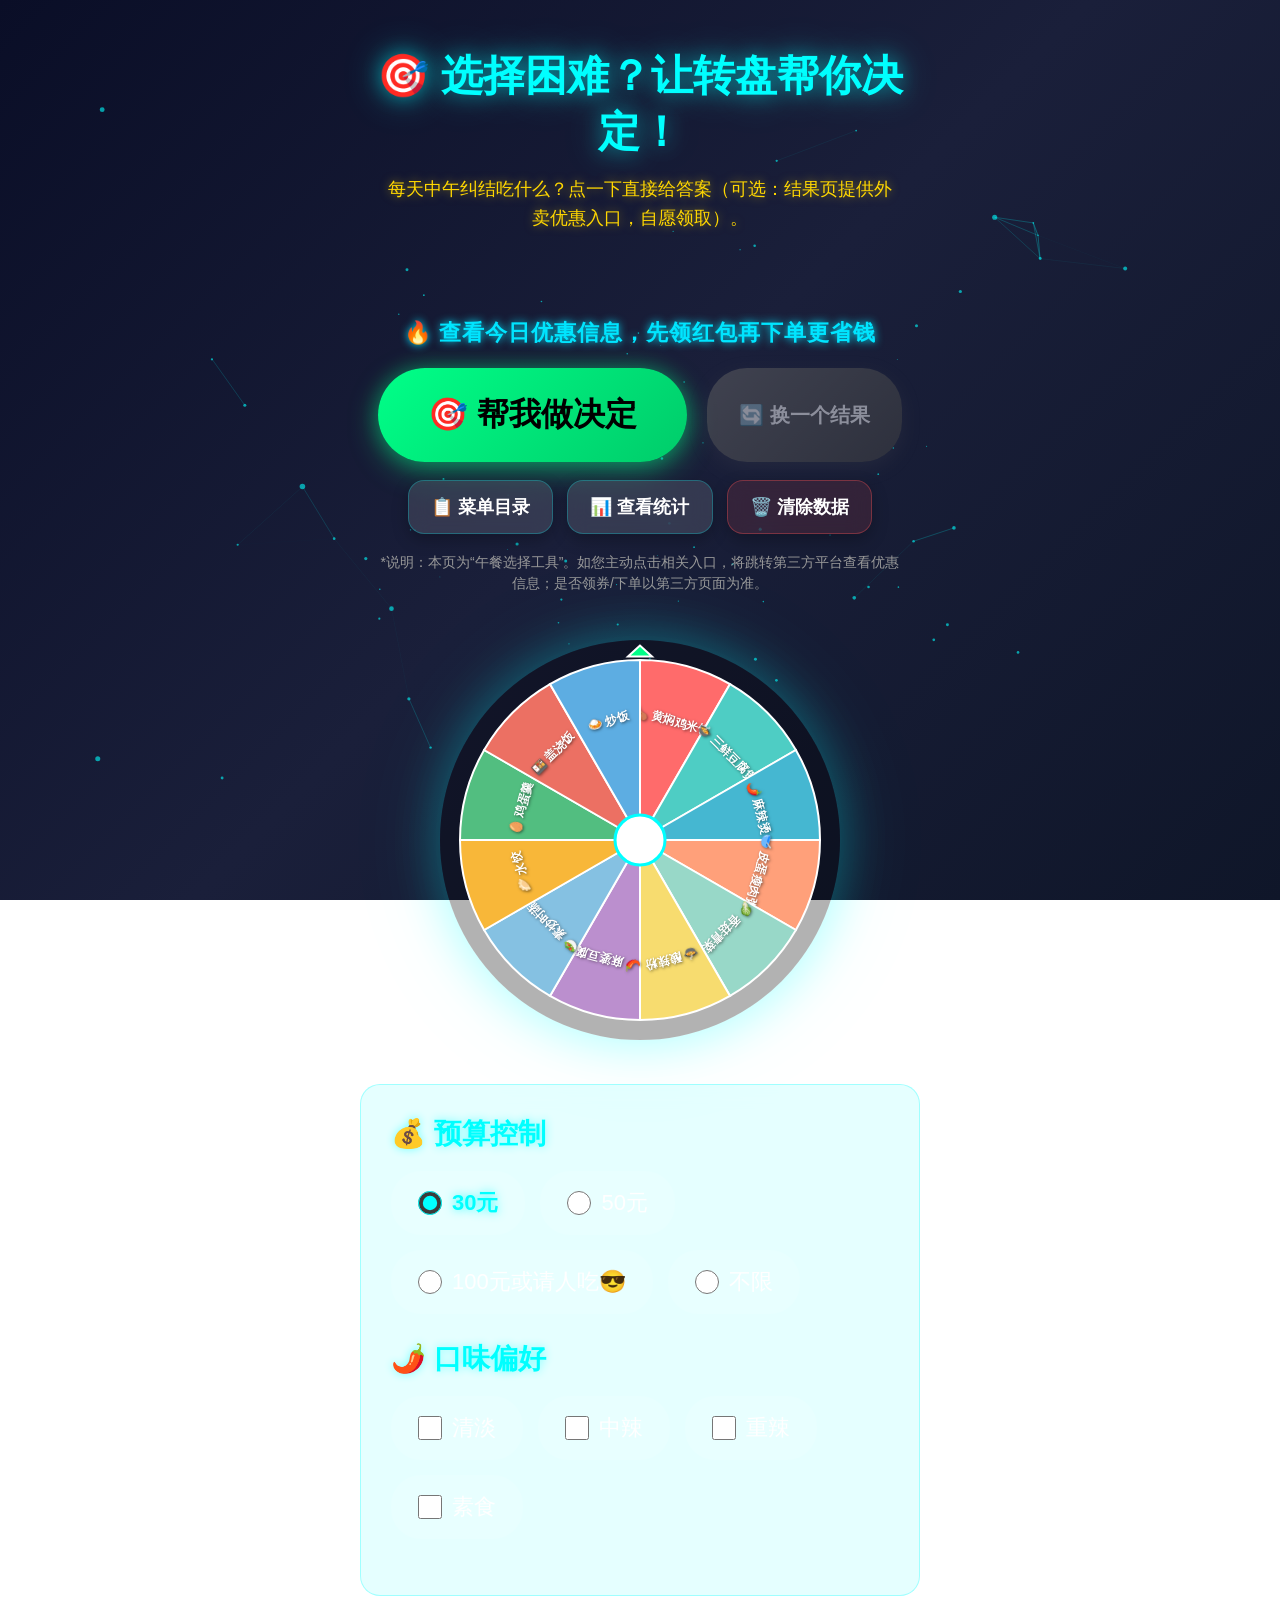
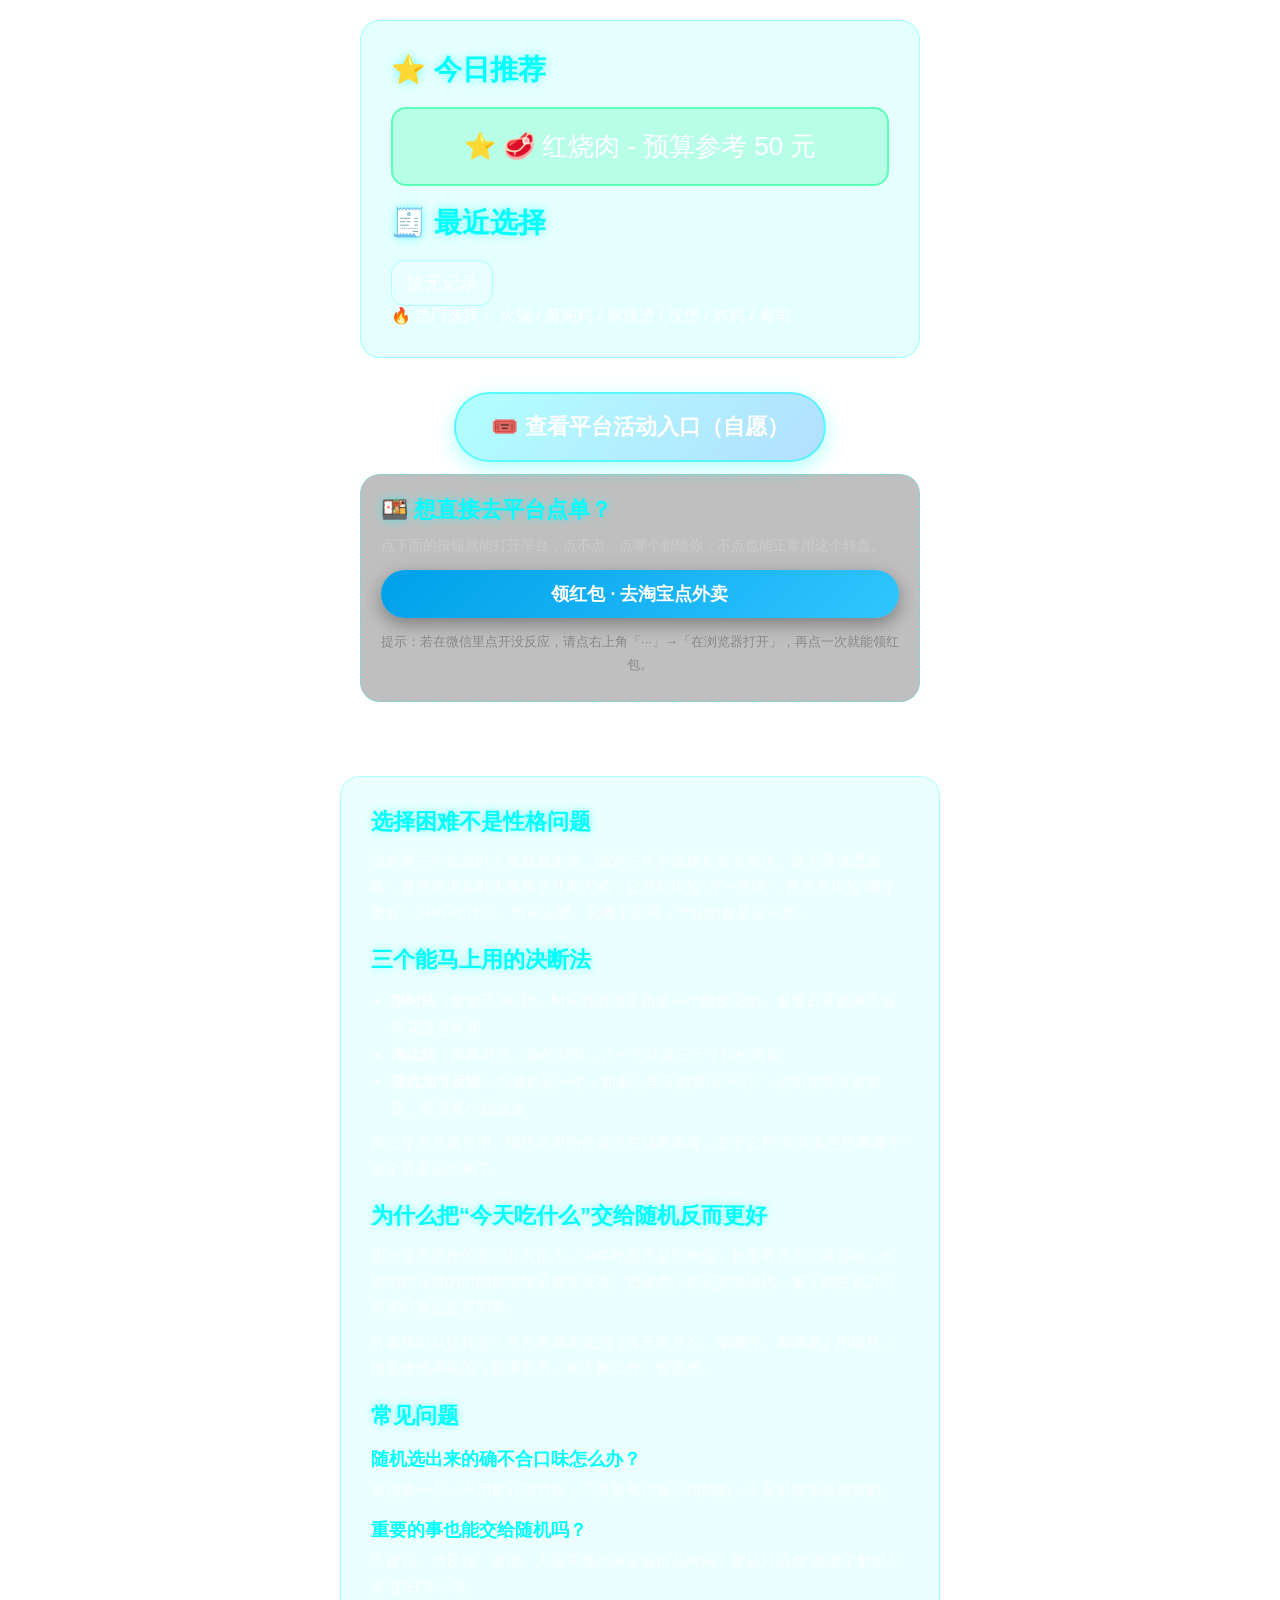
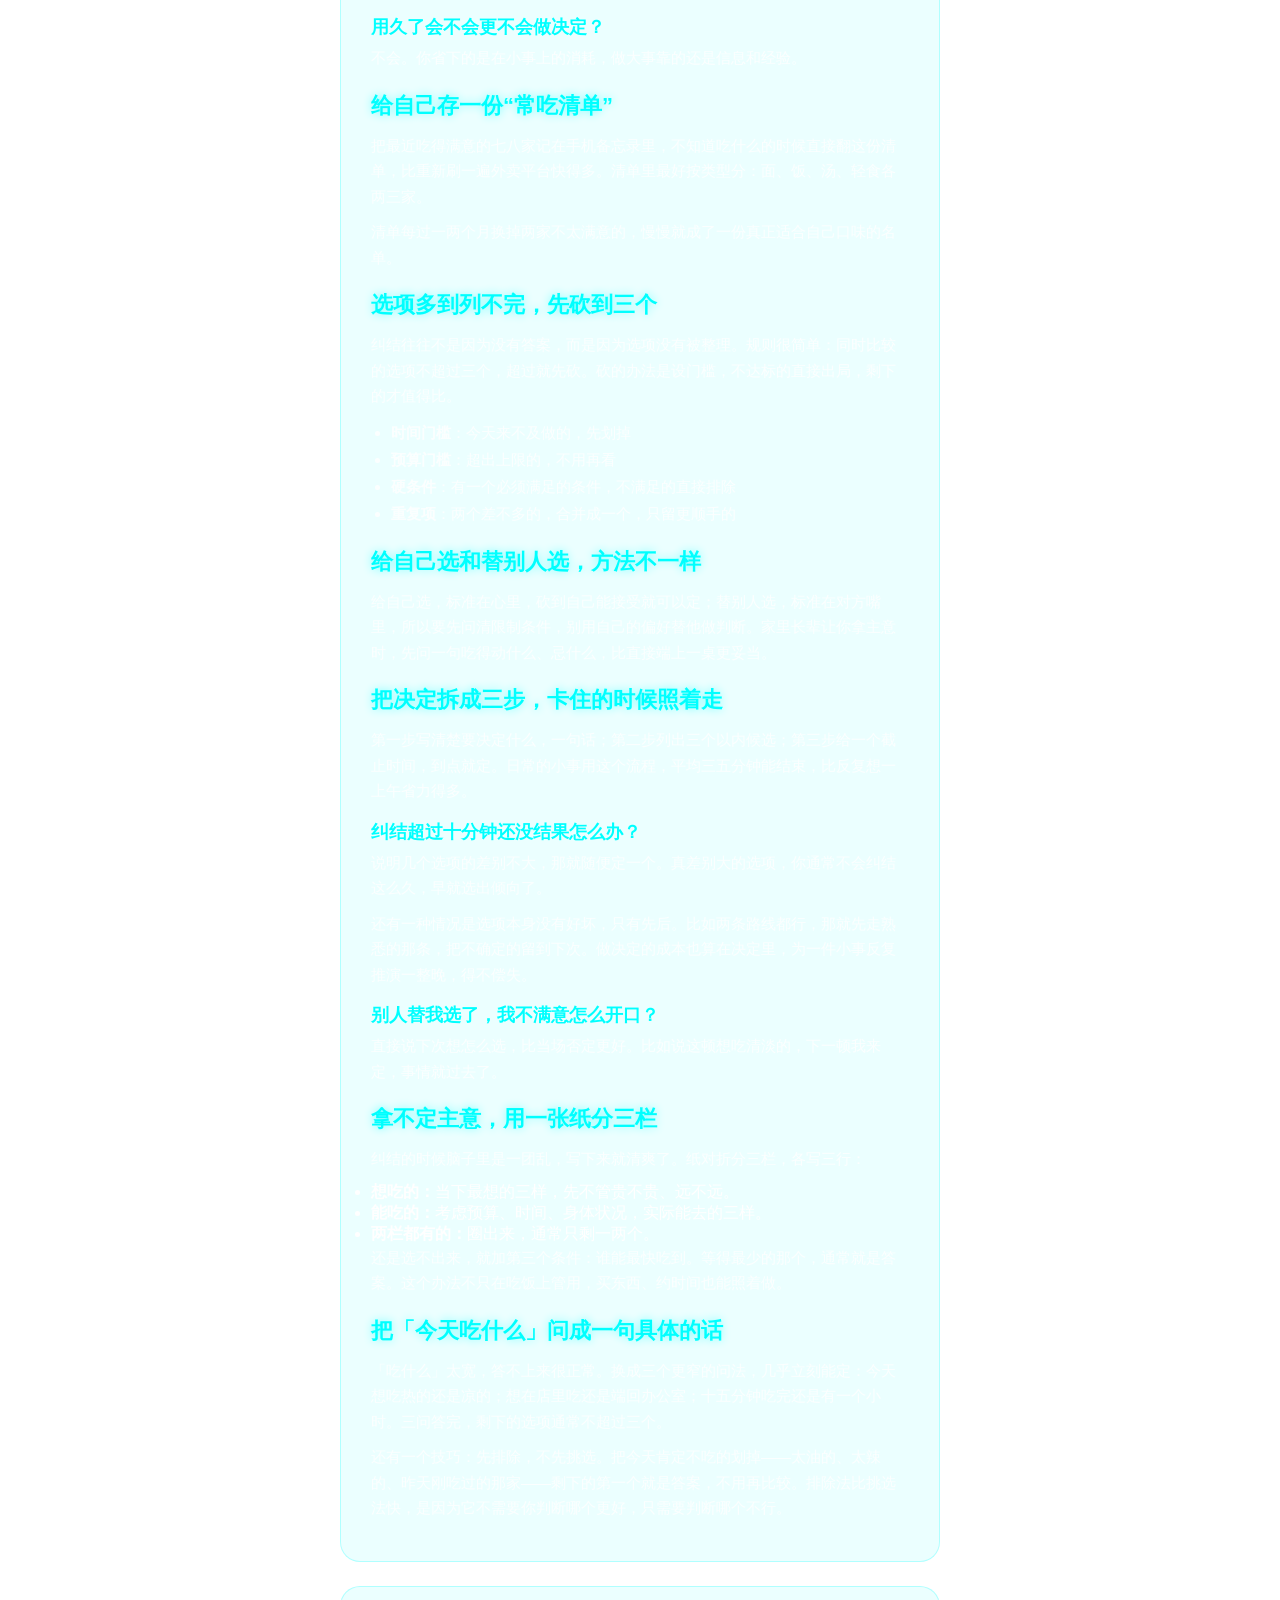
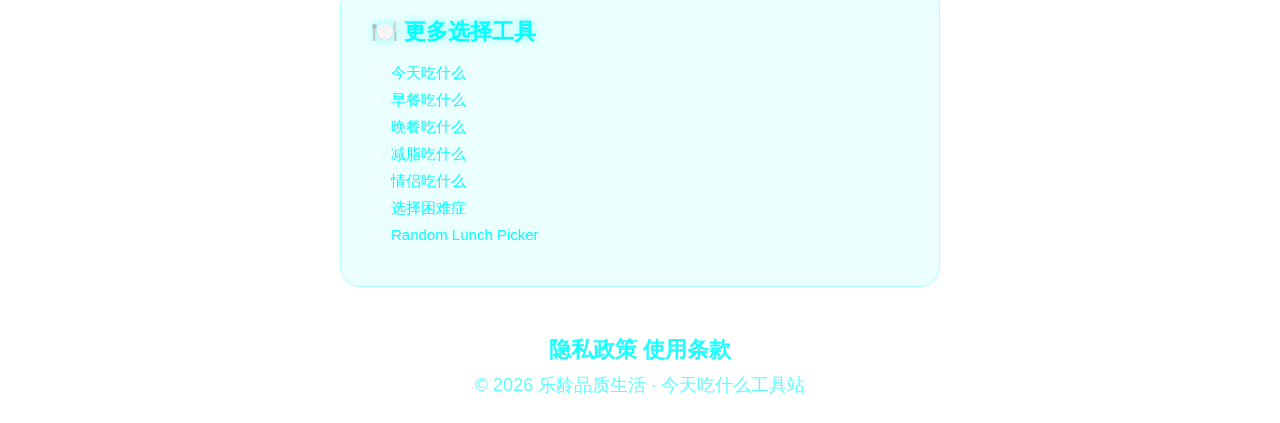
<file: decision.html>
<!DOCTYPE html>
<html lang="zh-CN">
<head>
    <script async src="https://pagead2.googlesyndication.com/pagead/js/adsbygoogle.js?client=ca-pub-3112556758844974"
     crossorigin="anonymous"></script>

  <meta charset="UTF-8" />
    <meta name="google-adsense-account" content="ca-pub-3112556758844974">
  <meta name="viewport" content="width=device-width, initial-scale=1.0, maximum-scale=1.0, user-scalable=no" />
  <meta name="description" content="选择困难怎么办？3秒随机帮你做决定。午餐随机转盘支持预算筛选、口味偏好和最近记录，选项看得见、结果出得快。拿不定主意的时候点一下，先吃上饭，再去忙别的。" />
  <meta name="keywords" content="午餐转盘,今天吃什么,lunch picker,random lunch picker,food wheel,random food picker" />
  <title>选择困难怎么办？随机帮你做决定｜午餐选择工具</title>
  
  <link rel="icon" href="data:image/svg+xml,<svg xmlns='http://www.w3.org/2000/svg' viewBox='0 0 100 100'><text y='.9em' font-size='90'>🍜</text></svg>" />
  
  <meta property="og:image" content="https://lunch.anrjai.com/og-cover.png" />
  <meta name="twitter:card" content="summary_large_image" />
  <meta name="twitter:title" content="选择困难？随机帮你做决定" />
<meta name="twitter:description" content="3秒随机帮你决定今天吃什么，告别选择困难。" /> Spin the wheel and let fate choose your lunch!" />
  <link rel="canonical" href="https://lunch.anrjai.com/decision.html">

  <meta property="og:title" content="今天吃什么？外卖红包转盘" />
  <meta property="og:description" content="选择困难怎么办？3秒随机帮你做决定。午餐随机转盘支持预算筛选、口味偏好和最近记录，选项看得见、结果出得快。拿不定主意的时候点一下，先吃上饭，再去忙别的。" />
  <meta property="og:type" content="website" />
    <meta property="og:site_name" content="今天吃什么工具站">
  <meta property="og:url" content="https://lunch.anrjai.com/decision.html" />
  <meta property="og:locale" content="zh_CN" />
  <meta property="og:locale:alternate" content="en_US" />

  <script type="application/ld+json">
  {
    "@context": "https://schema.org",
    "@type": "WebApplication",
    "name": "今天吃什么 - 外卖红包转盘",
    "description": "随机午餐转盘工具，帮你决定今天吃什么，同时领取外卖优惠红包",
    "url": "https://lunch.anrjai.com/",
    "applicationCategory": "LifestyleApplication",
    "inLanguage": "zh-CN"
  }
  </script>
  <link rel="stylesheet" href="style.css" />
    <meta name="robots" content="index, follow" />
</head>

<body>
  <canvas id="particleCanvas"></canvas>

  <div class="container">
    <header>
      <h1 class="title">🎯 选择困难？让转盘帮你决定！</h1>
      <p class="subtitle">
        每天中午纠结吃什么？点一下直接给答案（可选：结果页提供外卖优惠入口，自愿领取）。
      </p>
    </header>

    <p id="locationHint" class="location-hint" aria-live="polite"></p>

    <div class="button-area">
      <div class="today-tip">
        🔥 查看今日优惠信息，先领红包再下单更省钱
      </div> 
      <button id="spinBtn" class="btn-primary" type="button">🎯 帮我做决定</button>
      <button id="againBtn" class="btn-secondary" type="button" disabled>🔄 换一个结果</button>
    </div>

    <div class="tool-area">
      <button id="menuBtn" class="btn-tool" type="button">📋 菜单目录</button>
      <button id="statsBtn" class="btn-tool" type="button">📊 查看统计</button>
      <button id="clearBtn" class="btn-tool btn-danger" type="button">🗑️ 清除数据</button>
    </div>

    <p class="tip-text">
      *说明：本页为“午餐选择工具”。如您主动点击相关入口，将跳转第三方平台查看优惠信息；是否领券/下单以第三方页面为准。
    </p>

    <div class="wheel-container">
      <canvas id="wheelCanvas" aria-label="午餐选择随机转盘" role="img"></canvas>
    </div>

    <section class="filter-section">
      <h2 class="section-title">💰 预算控制</h2>
      <div class="budget-controls">
        <label class="budget-option">
          <input type="radio" name="budget" value="30" checked />
          <span>30元</span>
        </label>
        <label class="budget-option">
          <input type="radio" name="budget" value="50" />
          <span>50元</span>
        </label>
        <label class="budget-option">
          <input type="radio" name="budget" value="100" />
          <span>100元或请人吃😎</span>
        </label>
        <label class="budget-option">
          <input type="radio" name="budget" value="999" />
          <span>不限</span>
        </label>
      </div>

      <h2 class="section-title">🌶️ 口味偏好</h2>
      <div class="taste-controls">
        <label class="taste-option">
          <input type="checkbox" name="taste" value="清淡" />
          <span>清淡</span>
        </label>
        <label class="taste-option">
          <input type="checkbox" name="taste" value="中辣" />
          <span>中辣</span>
        </label>
        <label class="taste-option">
          <input type="checkbox" name="taste" value="重辣" />
          <span>重辣</span>
        </label>
        <label class="taste-option">
          <input type="checkbox" name="taste" value="素食" />
          <span>素食</span>
        </label>
      </div>
    </section>

    <section class="recommend-section">
      <h2 class="section-title">⭐ 今日推荐</h2>
      <div id="todayRecommend" class="recommend-item">加载中...</div>

      <h2 class="section-title">🧾 最近选择</h2>
      <div id="recentChips" class="recent-chips"></div>
      
      <div class="hot-keywords">
        🔥 热门选择：
        <span class="keyword-tag">火锅</span> / 
        <span class="keyword-tag">黄焖鸡</span> / 
        <span class="keyword-tag">麻辣烫</span> / 
        <span class="keyword-tag">汉堡</span> / 
        <span class="keyword-tag">炸鸡</span> / 
        <span class="keyword-tag">寿司</span>
      </div>
    </section>

    <div class="menu-catalog-section">
      <a id="catalogBtn" class="btn-catalog" href="javascript:void(0);" rel="noopener noreferrer">
        🎟️ 查看平台活动入口（自愿）
      </a>
    </div>

    <div class="platform-section"style="display:none;">
      <h2 class="section-title platform-title">🍱 想直接去平台点单？</h2>
      <p class="platform-tip">
        点下面的按钮就能打开平台，点不点、点哪个都随你，不点也能正常用这个转盘。
      </p>
      <div class="platform-buttons">
        <button id="elemeBtn" class="btn-platform btn-eleme" type="button">
          领红包 · 去淘宝点外卖
        </button>
        <button id="jingdongBtn" class="btn-platform btn-jingdong" type="button">
          京东外卖
        </button>
      </div>
    </div>
  </div>

  <div id="resultModal" class="modal" aria-hidden="true">
    <div class="modal-content" role="dialog" aria-modal="true">
      <div class="modal-icon" id="modalIcon">🎉</div>
      <h2 class="modal-title" id="modalTitle">恭喜你！</h2>
      <p class="modal-text" id="modalText">今天吃火锅！</p>

      <div class="modal-buttons">
        <button id="modalActionBtn" class="btn-share" type="button">🎟️ 领取外卖红包</button>
        <button id="modalAgainBtn" class="btn-close" type="button">🔄 换一个结果</button>
      </div>

      <!-- 外卖红包二维码 -->
      <div id="qrBlock" style="display:none; margin-top:16px; padding-top:14px; border-top:1px solid #eee; text-align:center;">
        <p style="margin:0 0 10px; font-size:15px; color:#333; font-weight:bold;">🧧 领外卖红包</p>
        <img src="qr-hongbao.png" alt="外卖红包二维码" style="width:168px; height:168px; border-radius:12px; background:#fff; padding:8px; box-shadow:0 2px 10px rgba(0,0,0,0.08);">
        <p style="margin:12px 0 0; font-size:14px; color:#555; line-height:1.9;">📱 手机上：点上面按钮直接领<br>💻 电脑上：用手机淘宝扫码<br><span style="color:#999; font-size:12px;">红包活动由淘宝平台提供</span></p>
      </div>

    </div>
  </div>

  <section class="seo-text"><h2>选择困难不是性格问题</h2>
<p>面对两三个选项时人很容易决定，面对三十个选项反而会僵住。这不是优柔寡断，是选项太多时大脑换了处理方式：它开始比较“万一选错”，而不是比较“哪个更好”。中午吃什么、周末去哪、买哪个型号，卡住的都是这一类。</p>
<h2>三个能马上用的决断法</h2>
<ul class="seo-list">
<li><b>限时法</b>：给自己 30 秒，时间到就选手边第一个能接受的。多数日常选择不值得花更多时间</li>
<li><b>淘汰法</b>：两两对比，输的划掉，比一次比较三十个轻松得多</li>
<li><b>随机加可反悔</b>：先随机定一个，如果心里立刻冒出“不行”，说明你其实有答案，顺着那个想法走</li>
</ul>
<p>第三个办法最有用。随机结果的价值不在结果本身，在于它把“你其实更想要哪个”这个答案逼出来了。</p>
<h2>为什么把“今天吃什么”交给随机反而更好</h2>
<p>因为这类选择的差别其实很小。中午吃面还是吃米饭，长期看几乎没有影响，但你为此花掉的时间和情绪是真实成本。把这类小决定交给随机，省下的注意力可以留给真正重要的事。</p>
<p>分界线可以这样定：改起来成本低的（今天吃什么、穿哪件、看哪部）用随机；改起来成本高的（租哪套房、换不换工作）慢慢想。</p>
<h2>常见问题</h2>
<h3>随机选出来的确不合口味怎么办？</h3>
<p>直接换一个，不用有心理负担。工具是帮你减少纠结的，不是给你添新规矩的。</p>
<h3>重要的事也能交给随机吗？</h3>
<p>不建议。涉及钱、健康、人际关系的决定值得花时间；随机只适合“选哪个都差不多”的日常小事。</p>
<h3>用久了会不会更不会做决定？</h3>
<p>不会。你省下的是在小事上的消耗，做大事靠的还是信息和经验。</p><h2>给自己存一份“常吃清单”</h2>
<p>把最近吃得满意的七八家记在手机备忘录里，不知道吃什么的时候直接翻这份清单，比重新刷一遍外卖平台快得多。清单里最好按类型分：面、饭、汤、轻食各两三家。</p>
<p>清单每过一两个月换掉两家不太满意的，慢慢就成了一份真正适合自己口味的名单。</p>
  <h2>选项多到列不完，先砍到三个</h2>
<p>纠结往往不是因为没有答案，而是因为选项没有被整理。规则很简单：同时比较的选项不超过三个，超过就先砍。砍的办法是设门槛，不达标的直接出局，剩下的才值得比。</p>
<ul class="seo-list">
<li><b>时间门槛</b>：今天来不及做的，先划掉</li>
<li><b>预算门槛</b>：超出上限的，不用再看</li>
<li><b>硬条件</b>：有一个必须满足的条件，不满足的直接排除</li>
<li><b>重复项</b>：两个差不多的，合并成一个，只留更顺手的</li>
</ul>
<h2>给自己选和替别人选，方法不一样</h2>
<p>给自己选，标准在心里，砍到自己能接受就可以定；替别人选，标准在对方嘴里，所以要先问清限制条件，别用自己的偏好替他做判断。家里长辈让你拿主意时，先问一句吃得动什么、忌什么，比直接端上一桌更妥当。</p>
<h2>把决定拆成三步，卡住的时候照着走</h2>
<p>第一步写清楚要决定什么，一句话；第二步列出三个以内候选；第三步给一个截止时间，到点就定。日常的小事用这个流程，平均三五分钟能结束，比反复想一上午省力得多。</p>
<h3>纠结超过十分钟还没结果怎么办？</h3>
<p>说明几个选项的差别不大，那就随便定一个。真差别大的选项，你通常不会纠结这么久，早就选出倾向了。</p>
<p>还有一种情况是选项本身没有好坏，只有先后。比如两条路线都行，那就先走熟悉的那条，把不确定的留到下次。做决定的成本也算在决定里，为一件小事反复推演一整晚，得不偿失。</p>
<h3>别人替我选了，我不满意怎么开口？</h3>
<p>直接说下次想怎么选，比当场否定更好。比如说这顿想吃清淡的，下一顿我来定，事情就过去了。</p>
<h2>拿不定主意，用一张纸分三栏</h2>
<p>纠结的时候脑子里是一团乱，写下来就清爽了。纸对折分三栏，各写三行：</p>
<ul>
<li><strong>想吃的：</strong>当下最想的三样，先不管贵不贵、远不远。</li>
<li><strong>能吃的：</strong>考虑预算、时间、身体状况，实际能去的三样。</li>
<li><strong>两栏都有的：</strong>圈出来，通常只剩一两个。</li>
</ul>
<p>还是选不出来，就加第三个条件：谁能最快吃到。等得最少的那个，通常就是答案。这个办法不只在吃饭上管用，买东西、约时间也能照着做。</p>

<h2>把「今天吃什么」问成一句具体的话</h2>
<p>「吃什么」太宽，答不上来很正常。换成三个更窄的问法，几乎立刻能定：今天想吃热的还是凉的；想在店里吃还是端回办公室；十五分钟吃完还是有一个小时。三问答完，剩下的选项通常不超过三个。</p>
<p>还有一个技巧：先排除，不先挑选。把今天肯定不吃的划掉——太油的、太辣的、昨天刚吃过的那家——剩下的第一个就是答案，不用再比较。排除法比挑选法快，是因为它不需要你判断哪个更好，只需要判断哪个不行。</p>
</section>

  <section class="related-links">
    <h2>🍽️ 更多选择工具</h2>
    <ul>
      <li><a href="what-to-eat.html">今天吃什么</a></li>
    <li><a href="breakfast.html">早餐吃什么</a></li>
    <li><a href="dinner.html">晚餐吃什么</a></li>
    <li><a href="diet.html">减脂吃什么</a></li>
    <li><a href="couple.html">情侣吃什么</a></li>
    <li><a href="decision.html">选择困难症</a></li>
    <li><a href="food-wheel.html">Random Lunch Picker</a></li>
</ul>
  </section>

    <footer class="footer">
    <div class="footer-links">
      <a id="privacyLink" href="javascript:void(0);">隐私政策</a>
      <a id="termsLink" href="javascript:void(0);">使用条款</a>
    </div>
    <p class="footer-note">© 2026 乐龄品质生活 · 今天吃什么工具站</p>
  </footer>  

  <div id="infoModal" class="modal" aria-hidden="true">
    <div class="modal-content" role="dialog" aria-modal="true">
      <h2 class="modal-title" id="infoTitle">信息</h2>
      <p class="modal-text" id="infoText">内容</p>
      <div class="modal-buttons">
        <button id="infoOkBtn" class="btn-share" type="button">✅ 我知道了</button>
      </div>
    </div>
  </div>

  <script src="script.js"></script>
</body>
</html>
</file>
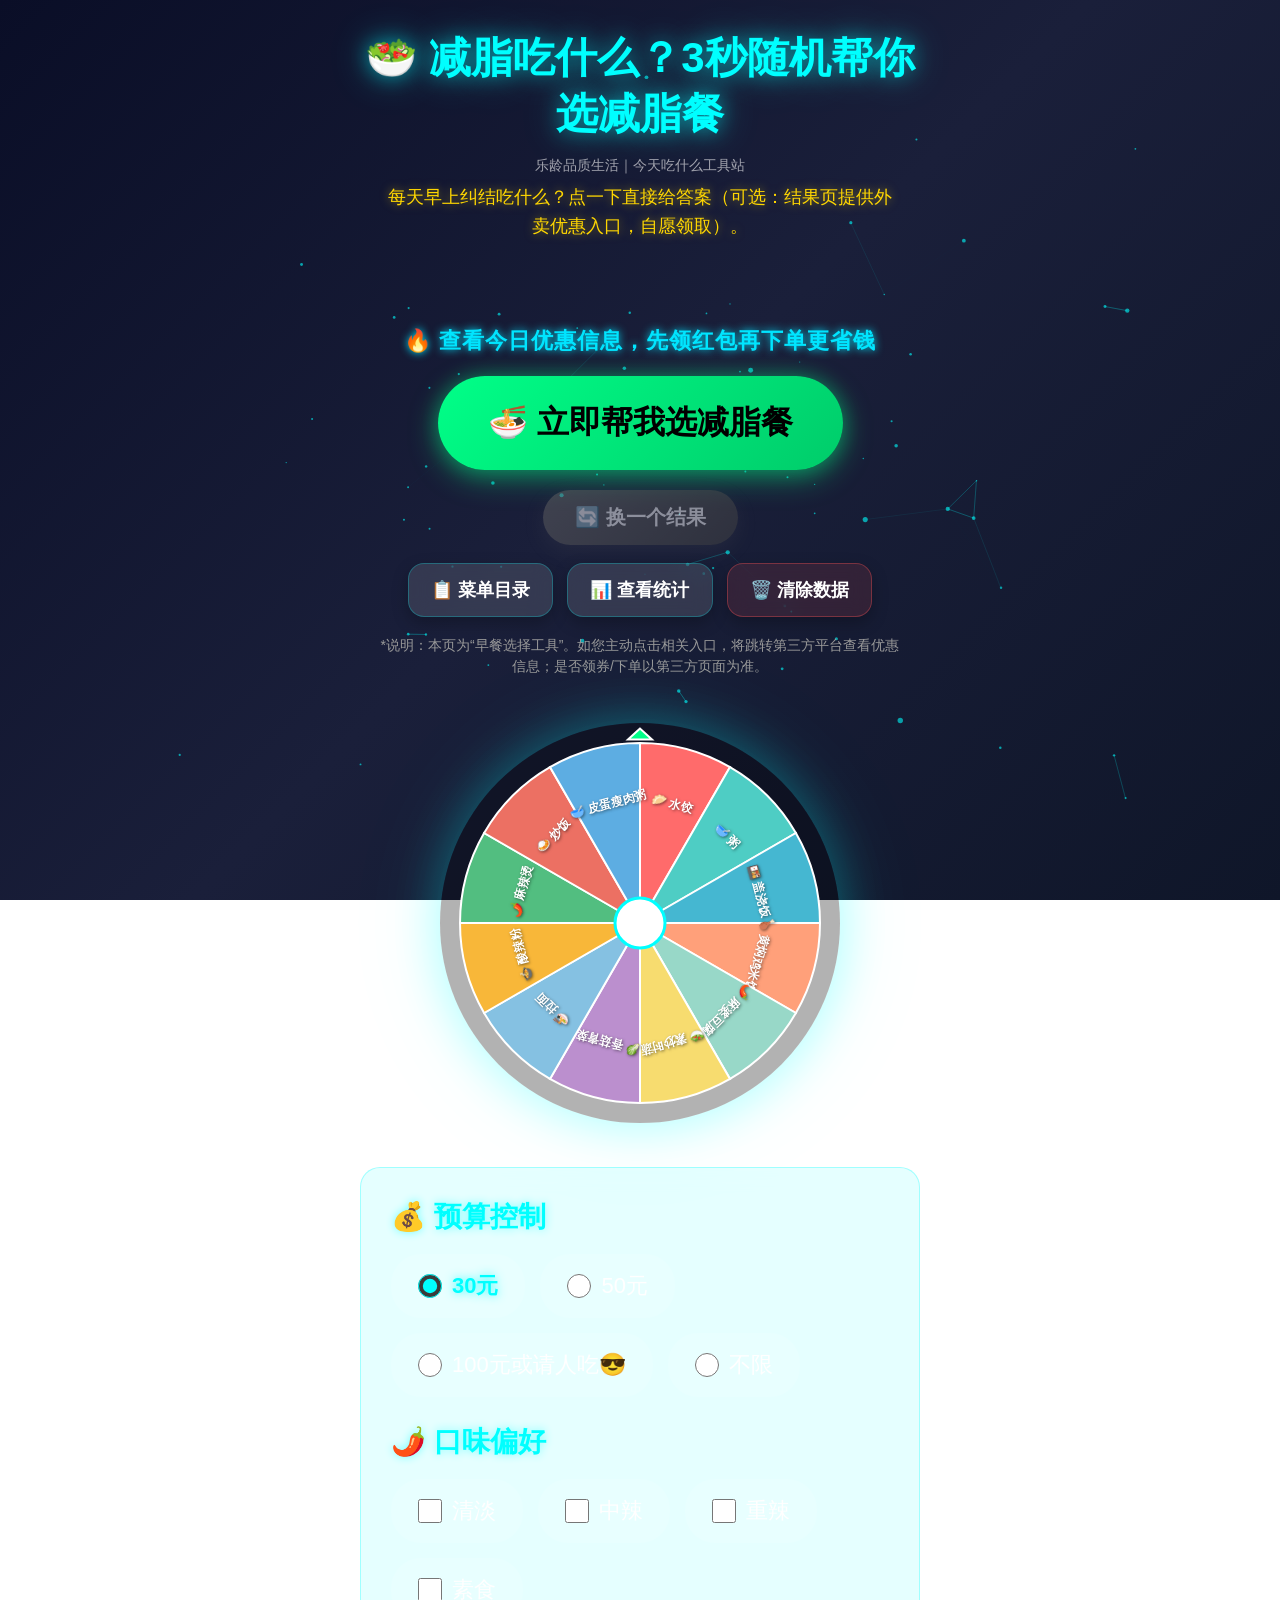
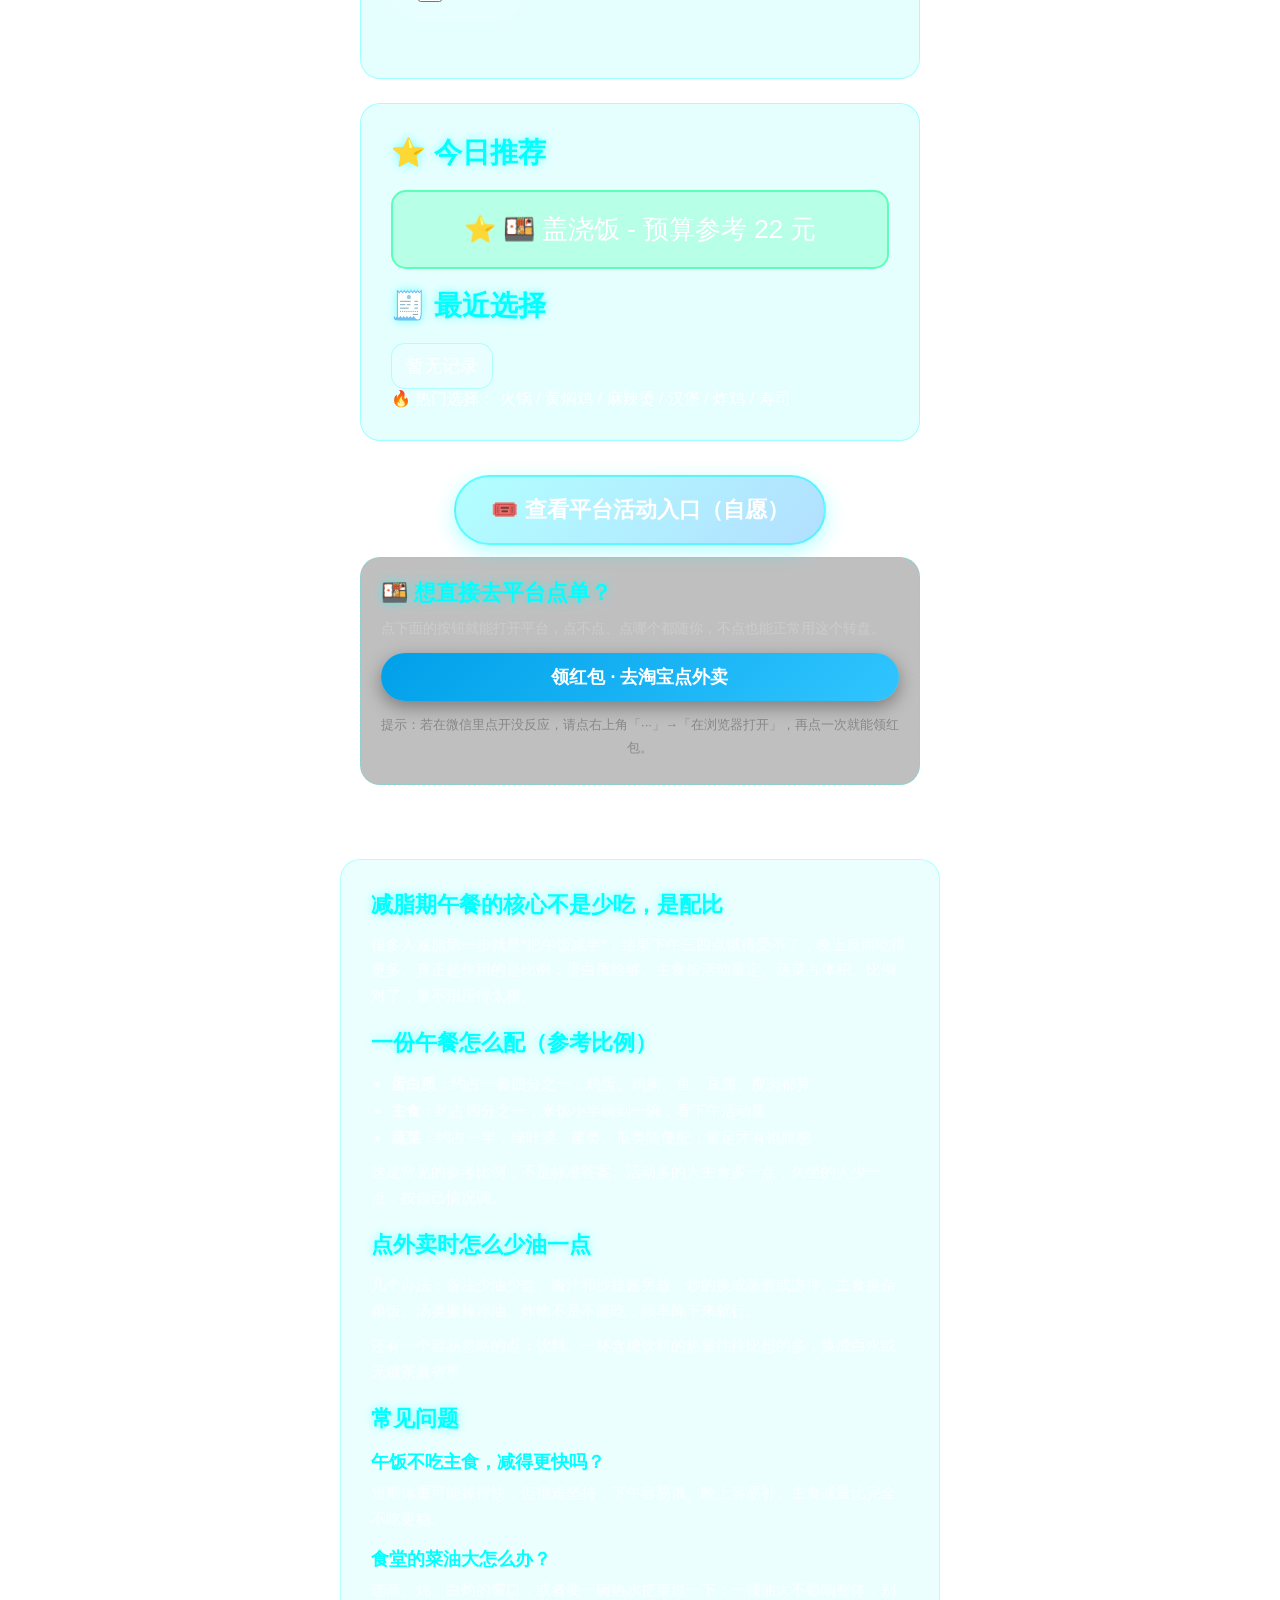
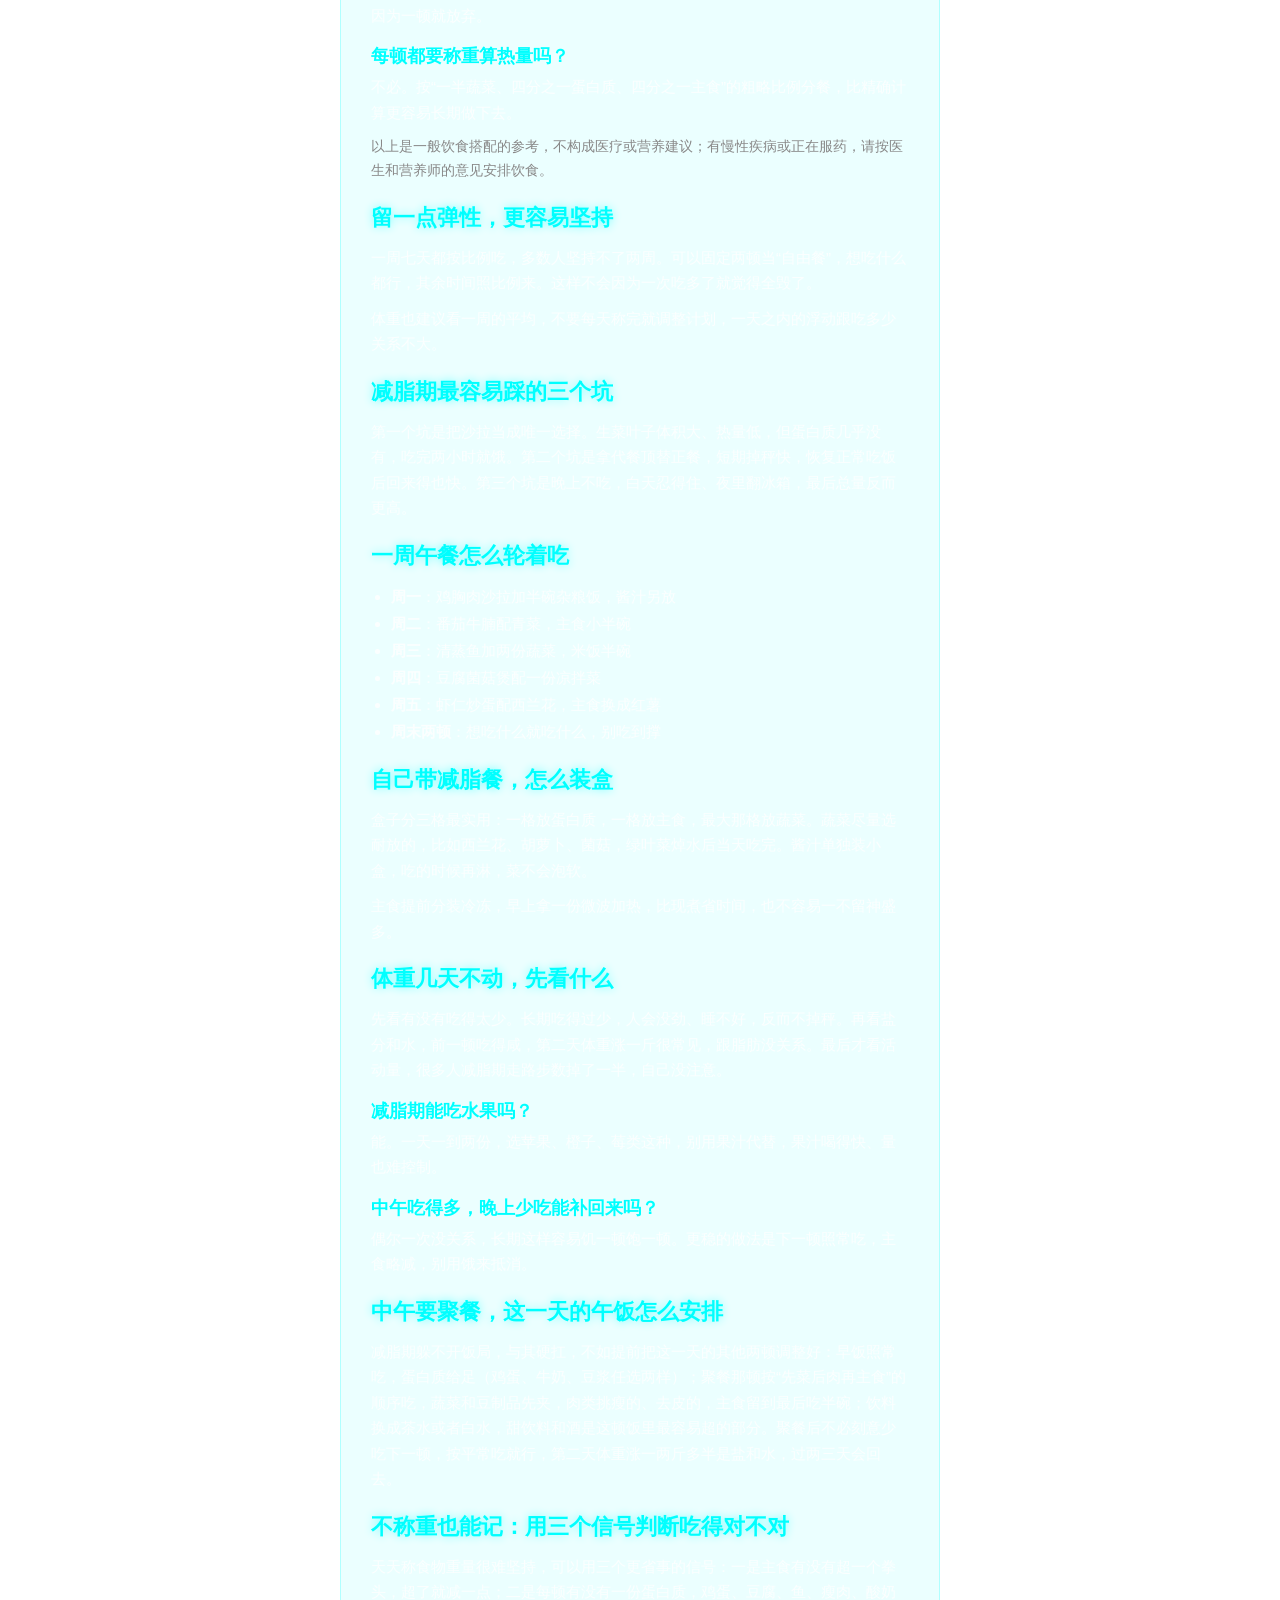
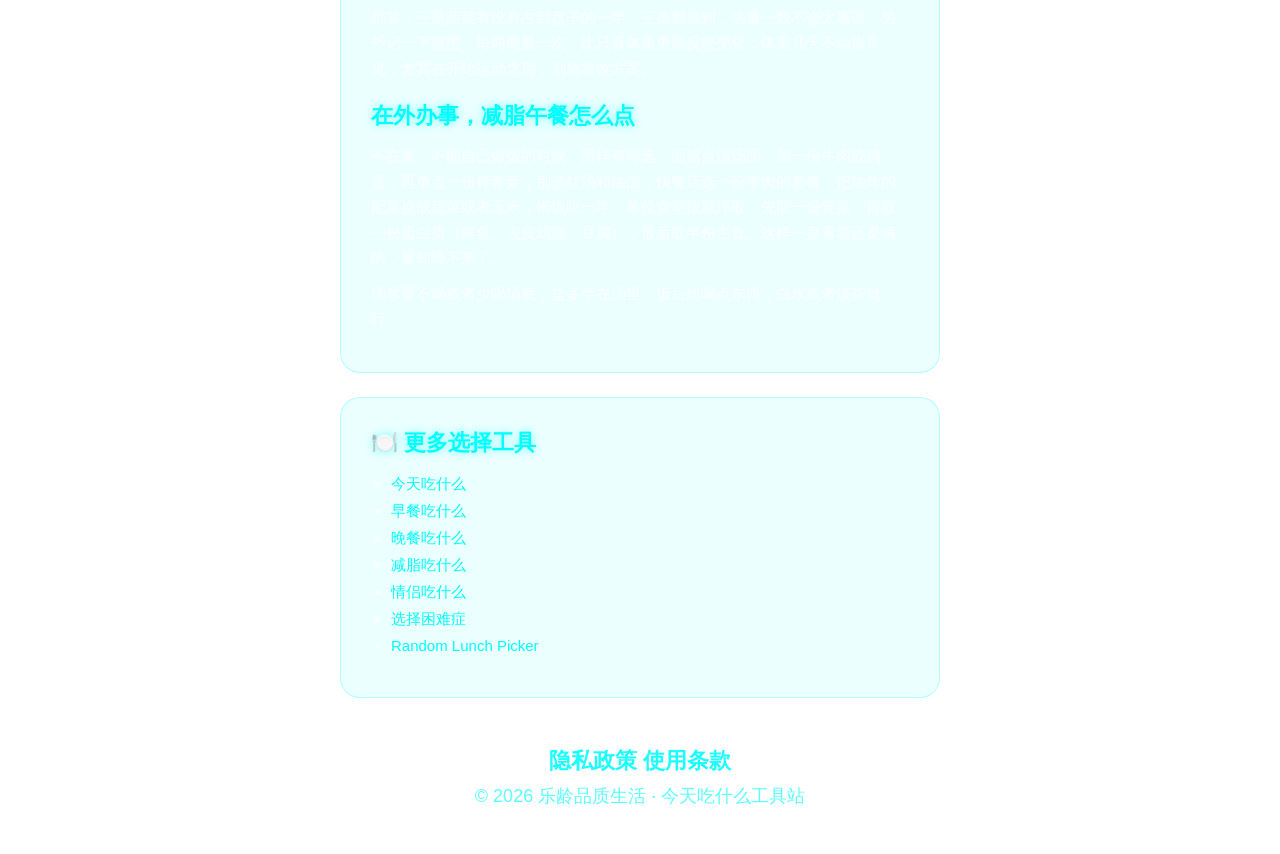
<file: diet.html>
<!DOCTYPE html>
<html lang="zh-CN">
<head>
    <script async src="https://pagead2.googlesyndication.com/pagead/js/adsbygoogle.js?client=ca-pub-3112556758844974"
     crossorigin="anonymous"></script>

  <meta charset="UTF-8" />
    <meta name="google-adsense-account" content="ca-pub-3112556758844974">
  <meta name="viewport" content="width=device-width, initial-scale=1.0, maximum-scale=1.0, user-scalable=no" />
  <meta name="description" content="减脂吃什么总没主意？3秒随机帮你决定减脂餐。支持预算筛选、口味偏好、最近记录，帮你在一堆低卡轻食里快速选一个。饮食安排请结合自身情况，有特殊需求请遵专业人士建议。" />
  <meta name="keywords" content="减脂吃什么,减脂餐推荐,低卡食物,轻食推荐,diet food picker" />
  <title>减脂吃什么？随机减脂餐推荐｜低卡轻食选择工具</title>
  
  <link rel="icon" href="data:image/svg+xml,<svg xmlns='http://www.w3.org/2000/svg' viewBox='0 0 100 100'><text y='.9em' font-size='90'>🍜</text></svg>" />
  
  <meta property="og:image" content="https://lunch.anrjai.com/og-cover.png" />
  <meta name="twitter:card" content="summary_large_image" />
<meta name="twitter:title" content="减脂吃什么？随机减脂餐推荐" />
<meta name="twitter:description" content="3秒随机帮你决定减脂餐，低卡轻食不纠结。" />
   
  <link rel="canonical" href="https://lunch.anrjai.com/diet.html">

  <meta property="og:title" content="减脂吃什么？低卡轻食随机推荐" />
  <meta property="og:description" content="减脂吃什么总没主意？3秒随机帮你决定减脂餐。支持预算筛选、口味偏好、最近记录，帮你在一堆低卡轻食里快速选一个。饮食安排请结合自身情况，有特殊需求请遵专业人士建议。" />
  <meta property="og:type" content="website" />
    <meta property="og:site_name" content="今天吃什么工具站">
  <meta property="og:url" content="https://lunch.anrjai.com/diet.html" />
  <meta property="og:locale" content="zh_CN" />
  <meta property="og:locale:alternate" content="en_US" />

  <script type="application/ld+json">
  {
    "@context": "https://schema.org",
    "@type": "WebApplication",
    "name": "今天吃什么 - 外卖红包转盘",
    "description": "随机早餐转盘工具，帮你决定今天吃什么，同时领取外卖优惠红包",
    "url": "https://lunch.anrjai.com/",
    "applicationCategory": "LifestyleApplication",
    "inLanguage": "zh-CN"
  }
  </script>
  <link rel="stylesheet" href="style.css" />
    <meta name="robots" content="index, follow" />
</head>

<body>
  <canvas id="particleCanvas"></canvas>

  <div class="container">
    <header>
      <h1 class="title">🥗 减脂吃什么？3秒随机帮你选减脂餐</h1>
      <p class="brand-text">
        乐龄品质生活｜今天吃什么工具站
        </p>
      <p class="subtitle">
        每天早上纠结吃什么？点一下直接给答案（可选：结果页提供外卖优惠入口，自愿领取）。
      </p>
    </header>

    <p id="locationHint" class="location-hint" aria-live="polite"></p>

    <div class="button-area">
      <div class="today-tip">
        🔥 查看今日优惠信息，先领红包再下单更省钱
      </div> 
      <button id="spinBtn" class="btn-primary" type="button">🍜 立即帮我选减脂餐</button>
      <button id="againBtn" class="btn-secondary" type="button" disabled>🔄 换一个结果</button>
    </div>

    <div class="tool-area">
      <button id="menuBtn" class="btn-tool" type="button">📋 菜单目录</button>
      <button id="statsBtn" class="btn-tool" type="button">📊 查看统计</button>
      <button id="clearBtn" class="btn-tool btn-danger" type="button">🗑️ 清除数据</button>
    </div>

    <p class="tip-text">
      *说明：本页为“早餐选择工具”。如您主动点击相关入口，将跳转第三方平台查看优惠信息；是否领券/下单以第三方页面为准。
    </p>

    <div class="wheel-container">
      <canvas id="wheelCanvas" aria-label="早餐选择随机转盘" role="img"></canvas>
    </div>

    <section class="filter-section">
      <h2 class="section-title">💰 预算控制</h2>
      <div class="budget-controls">
        <label class="budget-option">
          <input type="radio" name="budget" value="30" checked />
          <span>30元</span>
        </label>
        <label class="budget-option">
          <input type="radio" name="budget" value="50" />
          <span>50元</span>
        </label>
        <label class="budget-option">
          <input type="radio" name="budget" value="100" />
          <span>100元或请人吃😎</span>
        </label>
        <label class="budget-option">
          <input type="radio" name="budget" value="999" />
          <span>不限</span>
        </label>
      </div>

      <h2 class="section-title">🌶️ 口味偏好</h2>
      <div class="taste-controls">
        <label class="taste-option">
          <input type="checkbox" name="taste" value="清淡" />
          <span>清淡</span>
        </label>
        <label class="taste-option">
          <input type="checkbox" name="taste" value="中辣" />
          <span>中辣</span>
        </label>
        <label class="taste-option">
          <input type="checkbox" name="taste" value="重辣" />
          <span>重辣</span>
        </label>
        <label class="taste-option">
          <input type="checkbox" name="taste" value="素食" />
          <span>素食</span>
        </label>
      </div>
    </section>

    <section class="recommend-section">
      <h2 class="section-title">⭐ 今日推荐</h2>
      <div id="todayRecommend" class="recommend-item">加载中...</div>

      <h2 class="section-title">🧾 最近选择</h2>
      <div id="recentChips" class="recent-chips"></div>
      
      <div class="hot-keywords">
        🔥 热门选择：
        <span class="keyword-tag">火锅</span> / 
        <span class="keyword-tag">黄焖鸡</span> / 
        <span class="keyword-tag">麻辣烫</span> / 
        <span class="keyword-tag">汉堡</span> / 
        <span class="keyword-tag">炸鸡</span> / 
        <span class="keyword-tag">寿司</span>
      </div>
    </section>

    <div class="menu-catalog-section">
      <a id="catalogBtn" class="btn-catalog" href="javascript:void(0);" rel="noopener noreferrer">
        🎟️ 查看平台活动入口（自愿）
      </a>
    </div>

    <div class="platform-section"style="display:none;">
      <h2 class="section-title platform-title">🍱 想直接去平台点单？</h2>
      <p class="platform-tip">
        点下面的按钮就能打开平台，点不点、点哪个都随你，不点也能正常用这个转盘。
      </p>
      <div class="platform-buttons">
        <button id="elemeBtn" class="btn-platform btn-eleme" type="button">
          领红包 · 去淘宝点外卖
        </button>
        <button id="jingdongBtn" class="btn-platform btn-jingdong" type="button">
          京东外卖
        </button>
      </div>
    </div>
  </div>

  <div id="resultModal" class="modal" aria-hidden="true">
    <div class="modal-content" role="dialog" aria-modal="true">
      <div class="modal-icon" id="modalIcon">🎉</div>
      <h2 class="modal-title" id="modalTitle">恭喜你！</h2>
      <p class="modal-text" id="modalText">今天吃火锅！</p>

      <div class="modal-buttons">
        <button id="modalActionBtn" class="btn-share" type="button">🎟️ 领取外卖红包</button>
        <button id="modalAgainBtn" class="btn-close" type="button">🔄 换一个结果</button>
      </div>

      <!-- 外卖红包二维码 -->
      <div id="qrBlock" style="display:none; margin-top:16px; padding-top:14px; border-top:1px solid #eee; text-align:center;">
        <p style="margin:0 0 10px; font-size:15px; color:#333; font-weight:bold;">🧧 领外卖红包</p>
        <img src="qr-hongbao.png" alt="外卖红包二维码" style="width:168px; height:168px; border-radius:12px; background:#fff; padding:8px; box-shadow:0 2px 10px rgba(0,0,0,0.08);">
        <p style="margin:12px 0 0; font-size:14px; color:#555; line-height:1.9;">📱 手机上：点上面按钮直接领<br>💻 电脑上：用手机淘宝扫码<br><span style="color:#999; font-size:12px;">红包活动由淘宝平台提供</span></p>
      </div>

    </div>
  </div>

  <section class="seo-text"><h2>减脂期午餐的核心不是少吃，是配比</h2>
<p>很多人减脂第一步就是“把午饭减半”，结果下午三四点饿得受不了，晚上反而吃得更多。真正起作用的是比例：蛋白质给够、主食按活动量定、蔬菜占体积。比例对了，量不用压得太狠。</p>
<h2>一份午餐怎么配（参考比例）</h2>
<ul class="seo-list">
<li><b>蛋白质</b>：约占一餐四分之一，鸡蛋、鸡胸、鱼、豆腐、瘦肉都算</li>
<li><b>主食</b>：约占四分之一，米饭小半碗到一碗，看下午活动量</li>
<li><b>蔬菜</b>：约占一半，绿叶菜、菌类、瓜类随便配，量足才有饱腹感</li>
</ul>
<p>这是常见的参考比例，不是标准答案。活动多的人主食多一点，久坐的人少一点，按自己情况调。</p>
<h2>点外卖时怎么少油一点</h2>
<p>几个办法：备注少油少盐、酱汁和沙拉酱另放、炒的换成蒸煮或凉拌、主食换杂粮饭、汤类撇掉浮油。炸物不是不能吃，频率降下来就行。</p>
<p>还有一个容易忽略的点：饮料。一杯含糖饮料的热量往往比想的多，换成白水或无糖茶最省事。</p>
<h2>常见问题</h2>
<h3>午饭不吃主食，减得更快吗？</h3>
<p>短期体重可能掉得快，但很难坚持，下午容易饿、晚上容易补。主食减量比完全不吃更稳。</p>
<h3>食堂的菜油大怎么办？</h3>
<p>选蒸、炖、白灼的窗口，或者要一碗热水把菜过一下；一顿油大不影响整体，别因为一顿就放弃。</p>
<h3>每顿都要称重算热量吗？</h3>
<p>不必。按“一半蔬菜、四分之一蛋白质、四分之一主食”的粗略比例分餐，比精确计算更容易长期做下去。</p>
<p style="color:#888; font-size:14px;">以上是一般饮食搭配的参考，不构成医疗或营养建议；有慢性疾病或正在服药，请按医生和营养师的意见安排饮食。</p><h2>留一点弹性，更容易坚持</h2>
<p>一周七天都按比例吃，多数人坚持不了两周。可以固定两顿当“自由餐”，想吃什么都行，其余时间照比例来。这样不会因为一次吃多了就觉得全毁了。</p>
<p>体重也建议看一周的平均，不要每天称完就调整计划，一天之内的浮动跟吃多少关系不大。</p>
<h2>减脂期最容易踩的三个坑</h2>
<p>第一个坑是把沙拉当成唯一选择。生菜叶子体积大、热量低，但蛋白质几乎没有，吃完两小时就饿。第二个坑是拿代餐顶替正餐，短期掉秤快，恢复正常吃饭后回来得也快。第三个坑是晚上不吃，白天忍得住、夜里翻冰箱，最后总量反而更高。</p>
<h2>一周午餐怎么轮着吃</h2>
<ul class="seo-list">
<li><b>周一</b>：鸡胸肉沙拉加半碗杂粮饭，酱汁另放</li>
<li><b>周二</b>：番茄牛腩配青菜，主食小半碗</li>
<li><b>周三</b>：清蒸鱼加两份蔬菜，米饭半碗</li>
<li><b>周四</b>：豆腐菌菇煲配一份凉拌菜</li>
<li><b>周五</b>：虾仁炒蛋配西兰花，主食换成红薯</li>
<li><b>周末两顿</b>：想吃什么就吃什么，别吃到撑</li>
</ul>
<h2>自己带减脂餐，怎么装盒</h2>
<p>盒子分三格最实用：一格放蛋白质，一格放主食，最大那格放蔬菜。蔬菜尽量选耐放的，比如西兰花、胡萝卜、菌菇，绿叶菜焯水后当天吃完。酱汁单独装小盒，吃的时候再淋，菜不会泡软。</p>
<p>主食提前分装冷冻，早上拿一份微波加热，比现煮省时间，也不容易一不留神盛多。</p>
<h2>体重几天不动，先看什么</h2>
<p>先看有没有吃得太少。长期吃得过少，人会没劲、睡不好，反而不掉秤。再看盐分和水，前一顿吃得咸，第二天体重涨一斤很常见，跟脂肪没关系。最后才看活动量，很多人减脂期走路步数掉了一半，自己没注意。</p>
<h3>减脂期能吃水果吗？</h3>
<p>能。一天一到两份，选苹果、橙子、莓类这种，别用果汁代替，果汁喝得快、量也难控制。</p>
<h3>中午吃得多，晚上少吃能补回来吗？</h3>
<p>偶尔一次没关系，长期这样容易饥一顿饱一顿。更稳的做法是下一顿照常吃，主食略减，别用饿来抵消。</p>
<h2>中午要聚餐，这一天的午饭怎么安排</h2>
<p>减脂期躲不开饭局，与其硬扛，不如提前把这一天的其他两顿调整好：早饭照常吃，蛋白质给足（鸡蛋、牛奶、豆浆任选两样）；聚餐那顿按“先菜后肉再主食”的顺序吃，蔬菜和豆制品先夹，肉类挑瘦的、去皮的，主食留到最后吃半碗；饮料换成茶水或者白水，甜饮料和酒是这顿饭里最容易超的部分。聚餐后不必刻意少吃下一顿，按平常吃就行，第二天体重涨一两斤多半是盐和水，过两三天会回去。</p>
<h2>不称重也能记：用三个信号判断吃得对不对</h2>
<p>天天称食物重量很难坚持，可以用三个更省事的信号：一是主食有没有超一个拳头，超了就减一点；二是每顿有没有一份蛋白质，鸡蛋、豆腐、鱼、瘦肉、酸奶都算；三是蔬菜有没有占到盘子的一半。三条都做到，热量一般不会太离谱。另外记一下腰围，每两周量一次，比只看体重更能反映变化；体重几天不动很常见，尤其在开始运动之后，别急着改方案。</p>
<h2>在外办事，减脂午餐怎么点</h2>
<p>不在家、不能自己做饭的时候，照样有得选。面馆点清汤面，加一份牛肉或鸡蛋，再单点一份拌青菜，别选红汤和油泼；快餐店选一份带肉的套餐，把油炸的配菜换成蔬菜或者玉米，米饭吃一半；单位食堂按顺序取：先取一份青菜，再取一份蛋白质（蒸鱼、去皮鸡腿、豆腐），最后取半份主食。这样一盘看着还是满的，量却降下来了。</p>
<p>汤尽量不喝或者少喝汤底，盐多半在汤里。饭后想喝点东西，白水或者淡茶就行。</p>
</section>

  <section class="related-links">
    <h2>🍽️ 更多选择工具</h2>
    <ul>
      <li><a href="what-to-eat.html">今天吃什么</a></li>
    <li><a href="breakfast.html">早餐吃什么</a></li>
    <li><a href="dinner.html">晚餐吃什么</a></li>
    <li><a href="diet.html">减脂吃什么</a></li>
    <li><a href="couple.html">情侣吃什么</a></li>
    <li><a href="decision.html">选择困难症</a></li>
    <li><a href="food-wheel.html">Random Lunch Picker</a></li>
</ul>
  </section>

  <footer class="footer">
    <div class="footer-links">
      <a id="privacyLink" href="javascript:void(0);">隐私政策</a>
      <a id="termsLink" href="javascript:void(0);">使用条款</a>
    </div>
    <p class="footer-note">© 2026 乐龄品质生活 · 今天吃什么工具站</p>
  </footer>

  <div id="infoModal" class="modal" aria-hidden="true">
    <div class="modal-content" role="dialog" aria-modal="true">
      <h2 class="modal-title" id="infoTitle">信息</h2>
      <p class="modal-text" id="infoText">内容</p>
      <div class="modal-buttons">
        <button id="infoOkBtn" class="btn-share" type="button">✅ 我知道了</button>
      </div>
    </div>
  </div>

  <script src="script.js"></script>
</body>
</html>
</file>
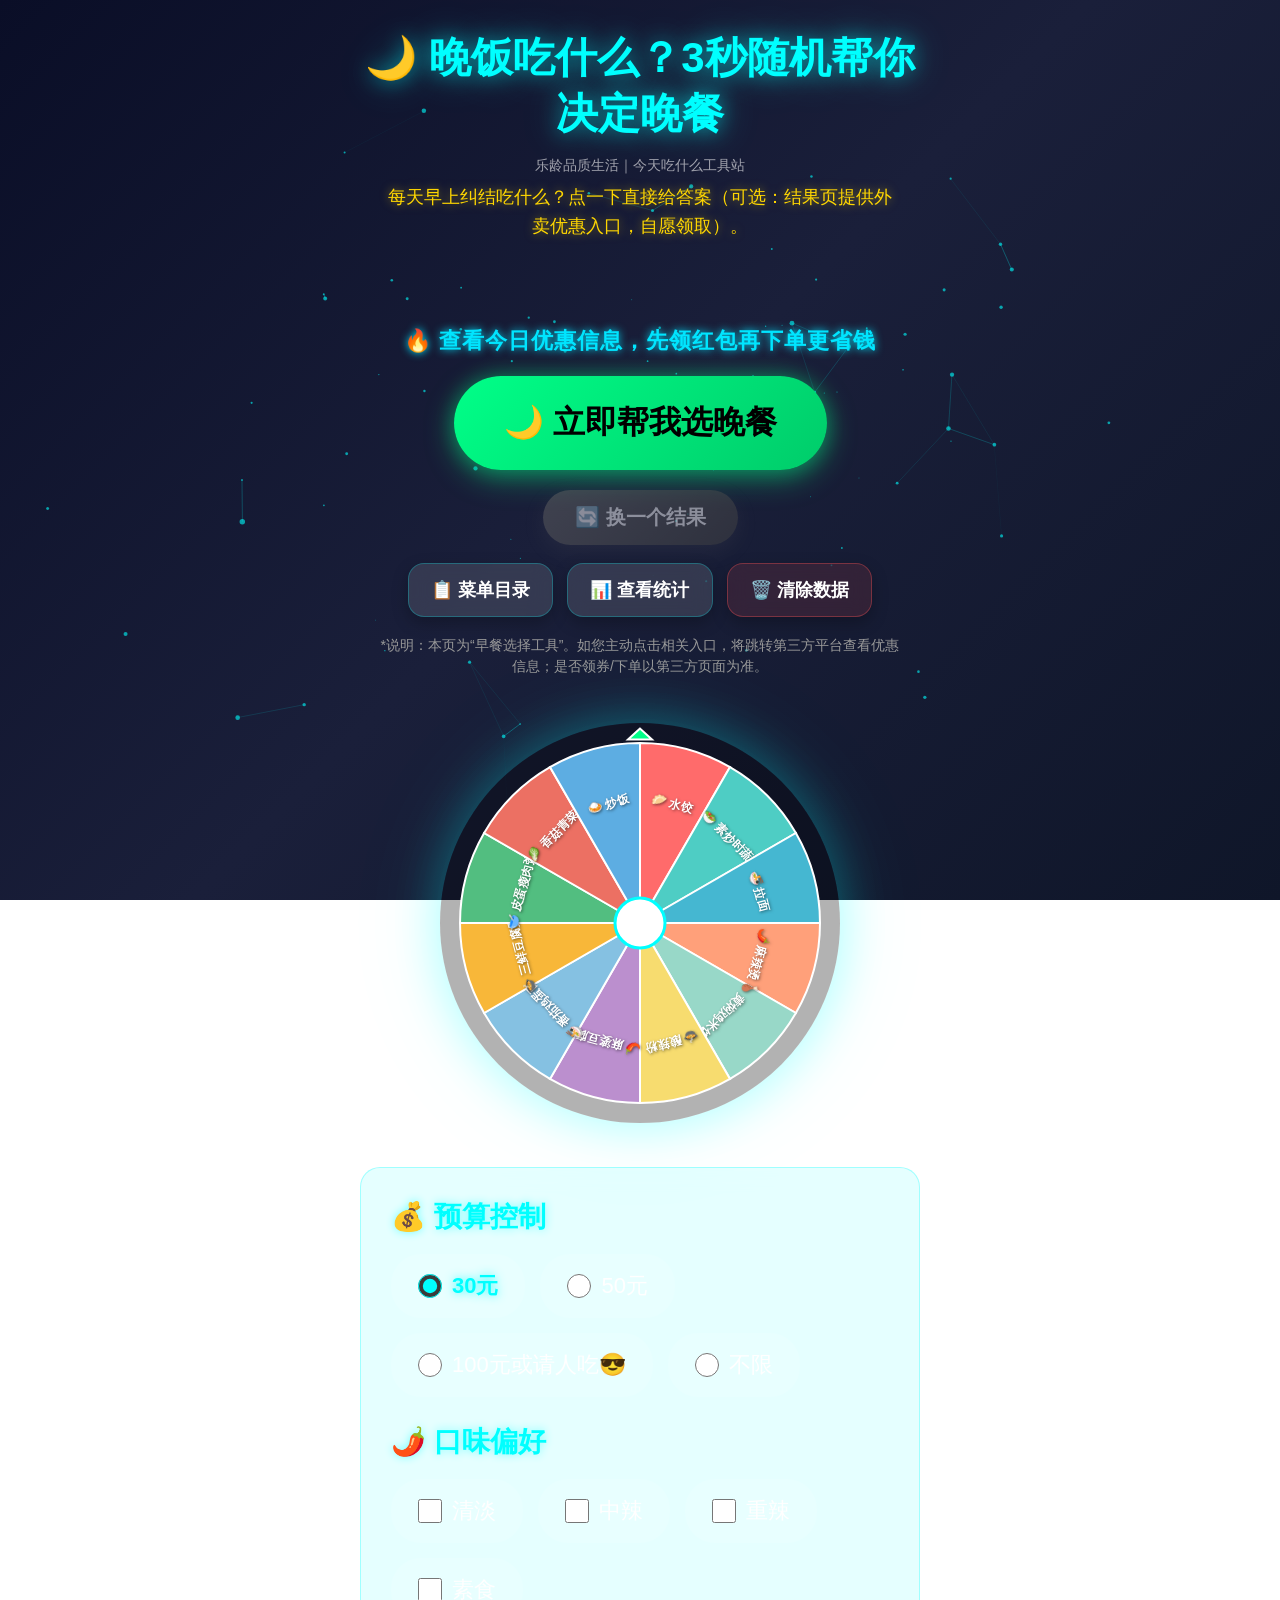
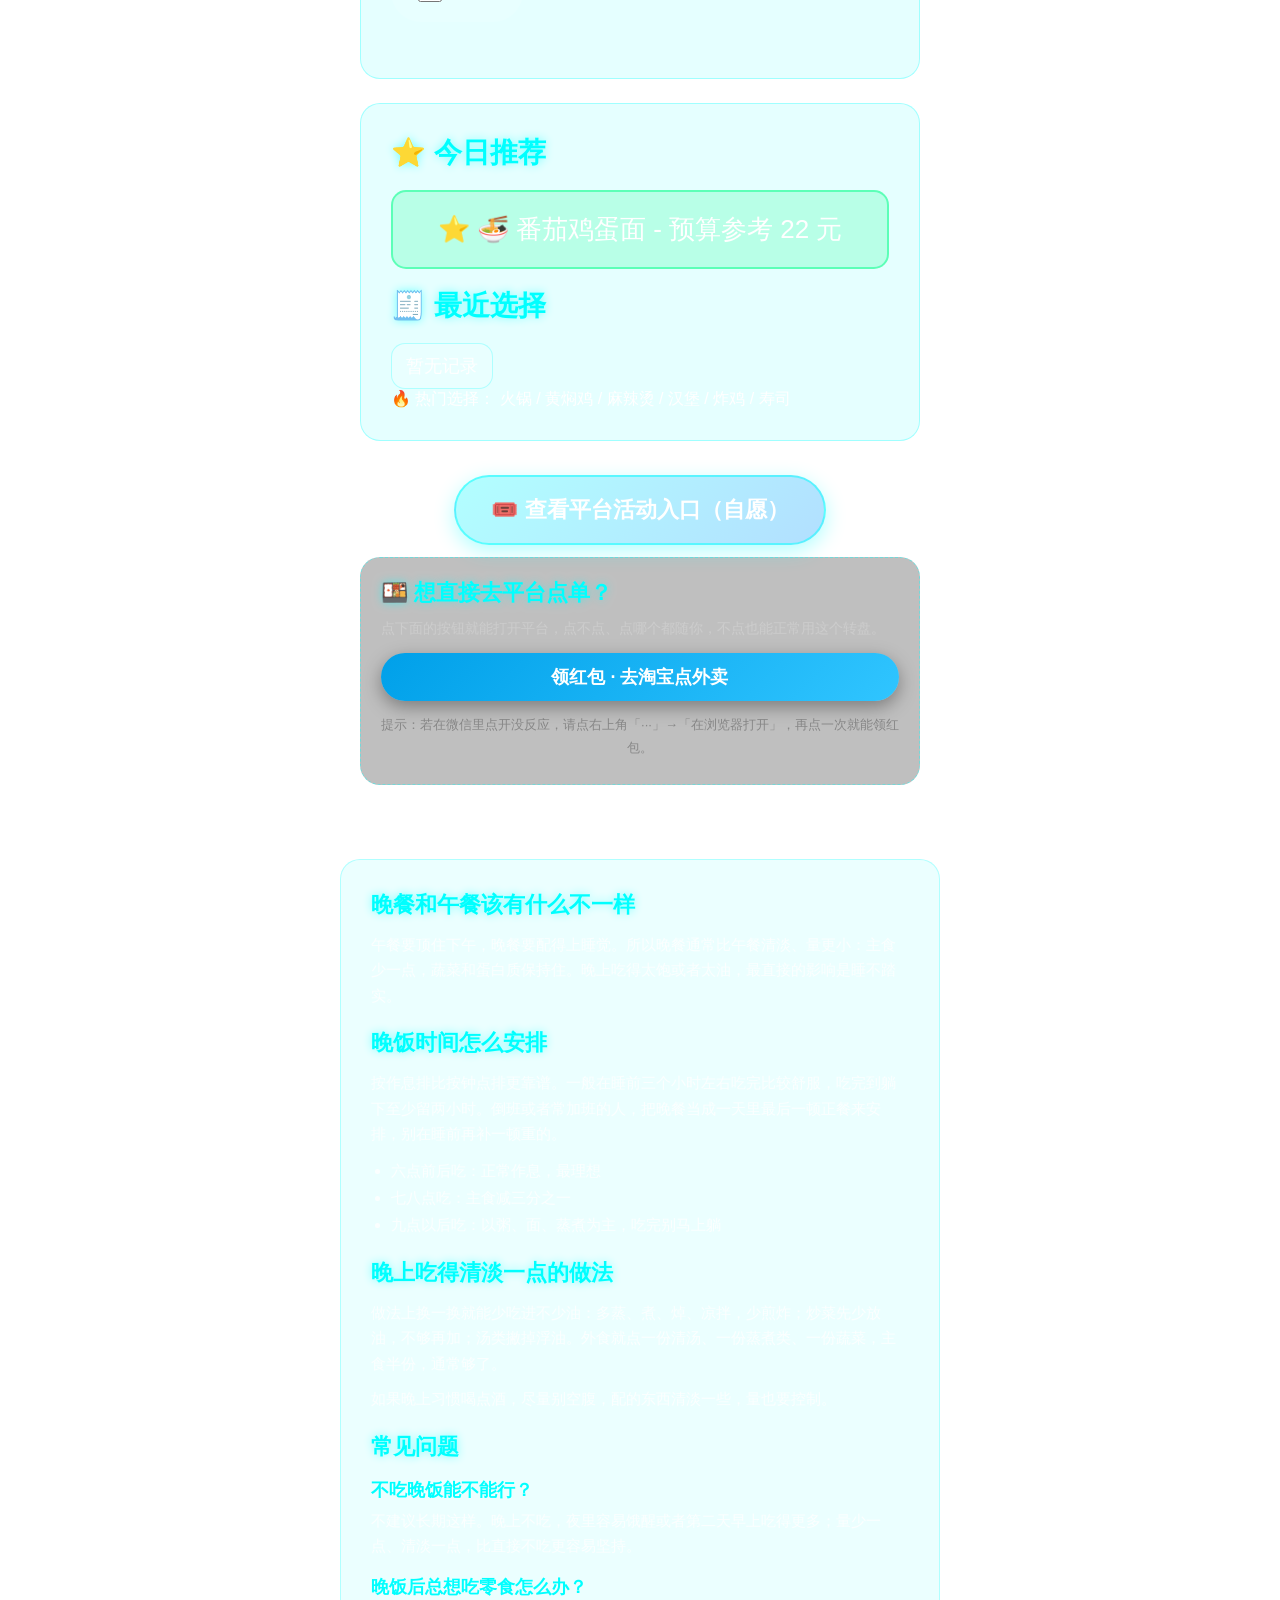
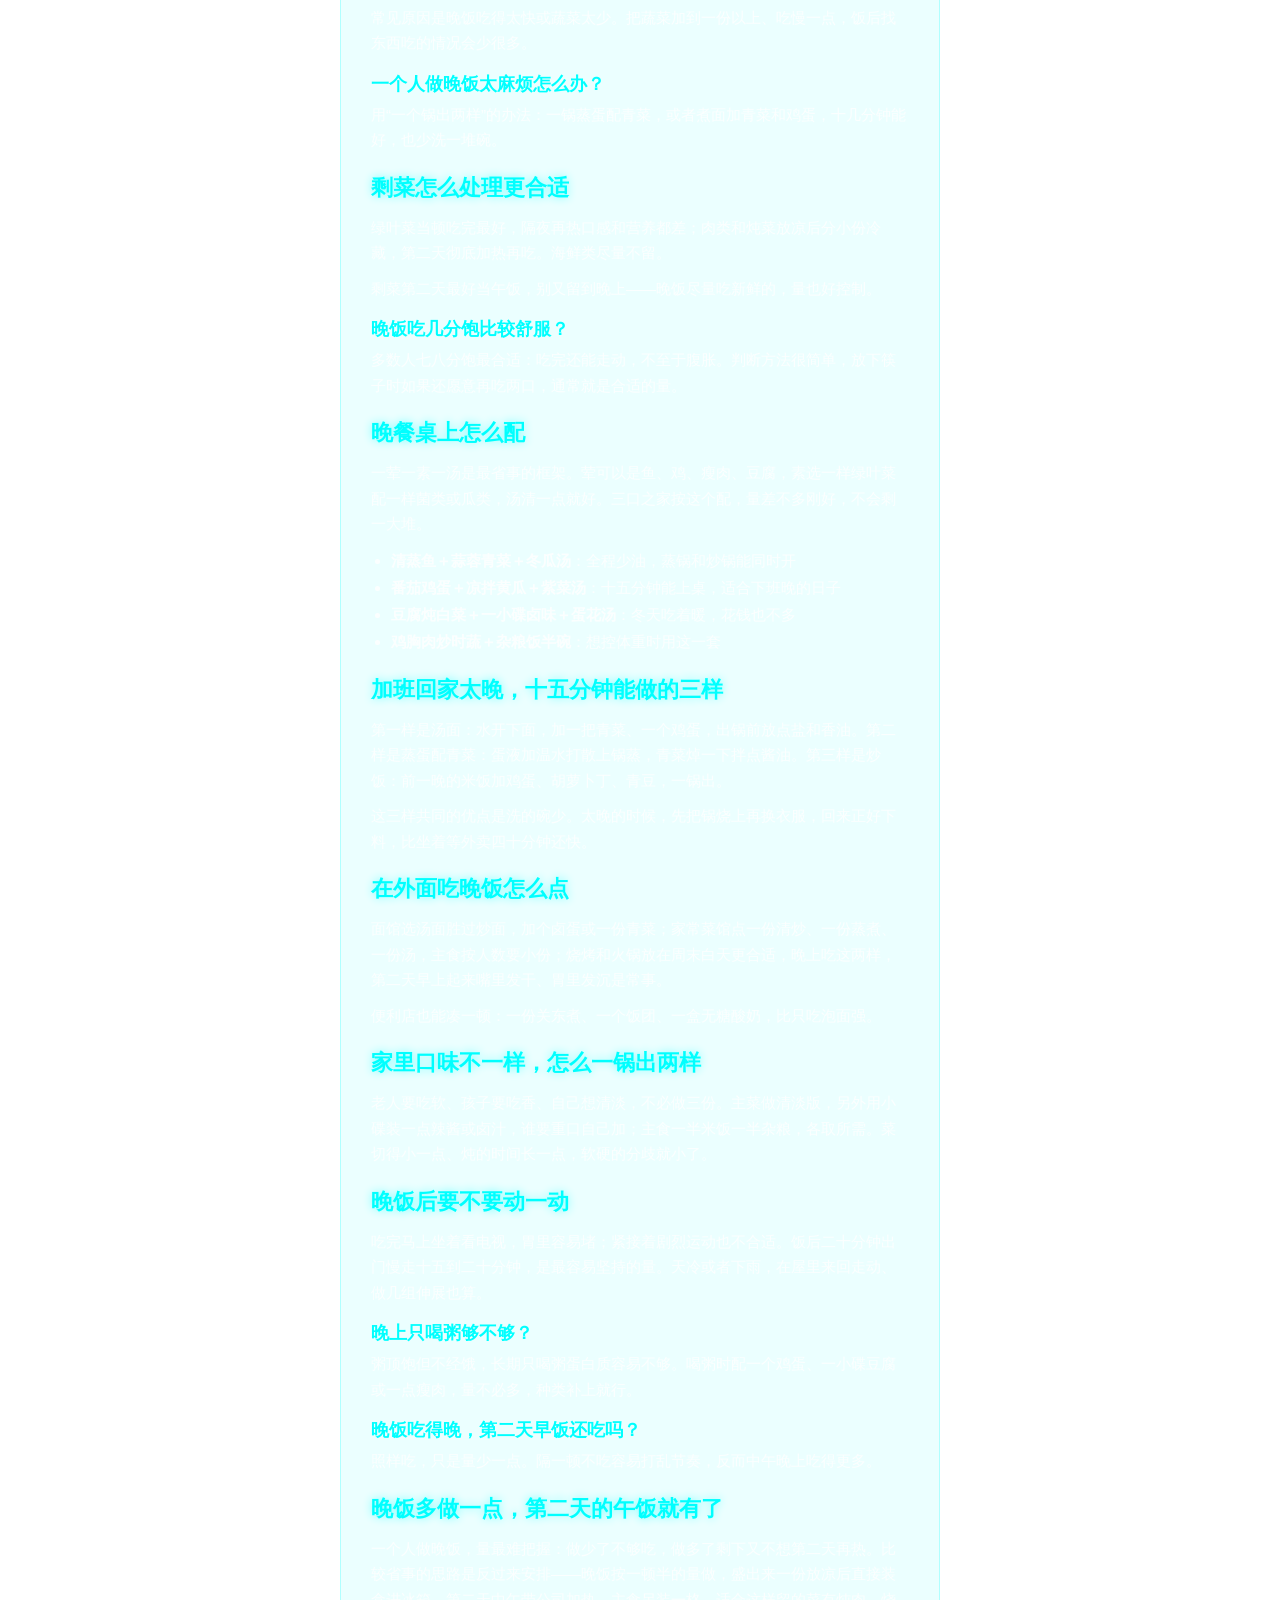
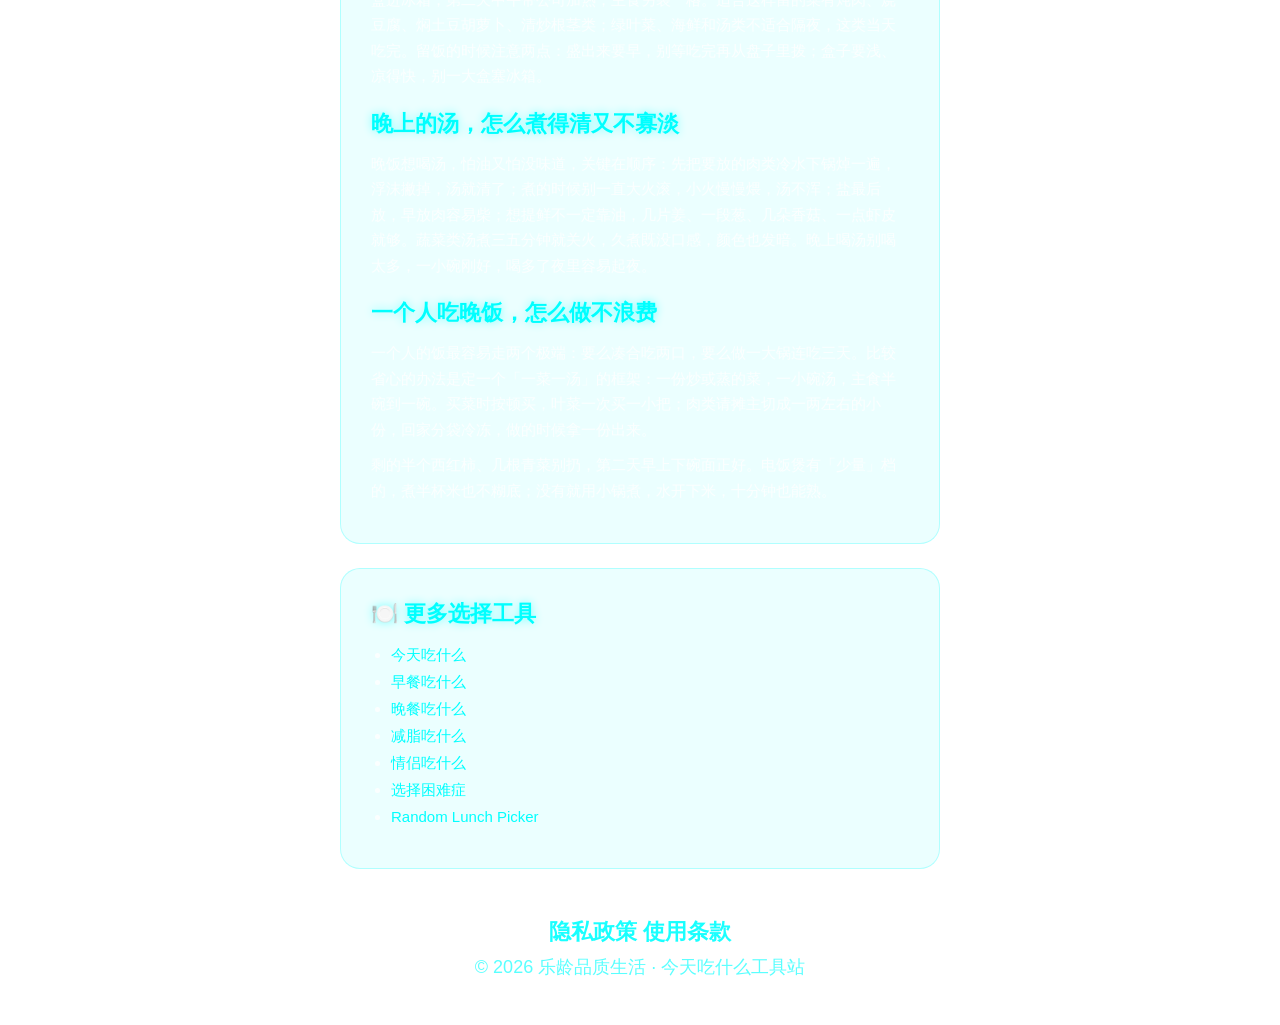
<file: dinner.html>
<!DOCTYPE html>
<html lang="zh-CN">
<head>
    <script async src="https://pagead2.googlesyndication.com/pagead/js/adsbygoogle.js?client=ca-pub-3112556758844974"
     crossorigin="anonymous"></script>

  <meta charset="UTF-8" />
    <meta name="google-adsense-account" content="ca-pub-3112556758844974">
  <meta name="viewport" content="width=device-width, initial-scale=1.0, maximum-scale=1.0, user-scalable=no" />
  <meta name="description" content="今天晚饭吃什么总纠结？3秒随机帮你决定晚餐。支持预算筛选、口味偏好、最近记录，下班回家不用再想半天。点一下就有结果，买菜做饭的时间省下来，好好吃顿饭。" />
  <meta name="keywords" content="晚餐转盘,晚饭吃什么,dinner picker,random dinner picker,food wheel" />
  <title>晚饭吃什么？随机晚餐转盘｜晚餐选择工具</title>
  
  <link rel="icon" href="data:image/svg+xml,<svg xmlns='http://www.w3.org/2000/svg' viewBox='0 0 100 100'><text y='.9em' font-size='90'>🍜</text></svg>" />
  
  <meta property="og:image" content="https://lunch.anrjai.com/og-cover.png" />
  <meta name="twitter:card" content="summary_large_image" />
<meta name="twitter:title" content="今天吃什么？随机早餐转盘" />
<meta name="twitter:description" content="3秒随机帮你决定早餐，支持预算筛选和口味偏好。" />
   
  <link rel="canonical" href="https://lunch.anrjai.com/dinner.html">

  <meta property="og:title" content="今天吃什么？外卖红包转盘" />
  <meta property="og:description" content="今天晚饭吃什么总纠结？3秒随机帮你决定晚餐。支持预算筛选、口味偏好、最近记录，下班回家不用再想半天。点一下就有结果，买菜做饭的时间省下来，好好吃顿饭。" />
  <meta property="og:type" content="website" />
    <meta property="og:site_name" content="今天吃什么工具站">
  <meta property="og:url" content="https://lunch.anrjai.com/dinner.html" />
  <meta property="og:locale" content="zh_CN" />
  <meta property="og:locale:alternate" content="en_US" />

  <script type="application/ld+json">
  {
    "@context": "https://schema.org",
    "@type": "WebApplication",
    "name": "今天吃什么 - 外卖红包转盘",
    "description": "随机早餐转盘工具，帮你决定今天吃什么，同时领取外卖优惠红包",
    "url": "https://lunch.anrjai.com/",
    "applicationCategory": "LifestyleApplication",
    "inLanguage": "zh-CN"
  }
  </script>
  <link rel="stylesheet" href="style.css" />
    <meta name="robots" content="index, follow" />
</head>

<body>
  <canvas id="particleCanvas"></canvas>

  <div class="container">
    <header>
      <h1 class="title">🌙 晚饭吃什么？3秒随机帮你决定晚餐</h1>
      <p class="brand-text">
        乐龄品质生活｜今天吃什么工具站
        </p>
      <p class="subtitle">
        每天早上纠结吃什么？点一下直接给答案（可选：结果页提供外卖优惠入口，自愿领取）。
      </p>
    </header>

    <p id="locationHint" class="location-hint" aria-live="polite"></p>

    <div class="button-area">
      <div class="today-tip">
        🔥 查看今日优惠信息，先领红包再下单更省钱
      </div> 
      <button id="spinBtn" class="btn-primary" type="button">🌙 立即帮我选晚餐</button>
      <button id="againBtn" class="btn-secondary" type="button" disabled>🔄 换一个结果</button>
    </div>

    <div class="tool-area">
      <button id="menuBtn" class="btn-tool" type="button">📋 菜单目录</button>
      <button id="statsBtn" class="btn-tool" type="button">📊 查看统计</button>
      <button id="clearBtn" class="btn-tool btn-danger" type="button">🗑️ 清除数据</button>
    </div>

    <p class="tip-text">
      *说明：本页为“早餐选择工具”。如您主动点击相关入口，将跳转第三方平台查看优惠信息；是否领券/下单以第三方页面为准。
    </p>

    <div class="wheel-container">
      <canvas id="wheelCanvas" aria-label="早餐选择随机转盘" role="img"></canvas>
    </div>

    <section class="filter-section">
      <h2 class="section-title">💰 预算控制</h2>
      <div class="budget-controls">
        <label class="budget-option">
          <input type="radio" name="budget" value="30" checked />
          <span>30元</span>
        </label>
        <label class="budget-option">
          <input type="radio" name="budget" value="50" />
          <span>50元</span>
        </label>
        <label class="budget-option">
          <input type="radio" name="budget" value="100" />
          <span>100元或请人吃😎</span>
        </label>
        <label class="budget-option">
          <input type="radio" name="budget" value="999" />
          <span>不限</span>
        </label>
      </div>

      <h2 class="section-title">🌶️ 口味偏好</h2>
      <div class="taste-controls">
        <label class="taste-option">
          <input type="checkbox" name="taste" value="清淡" />
          <span>清淡</span>
        </label>
        <label class="taste-option">
          <input type="checkbox" name="taste" value="中辣" />
          <span>中辣</span>
        </label>
        <label class="taste-option">
          <input type="checkbox" name="taste" value="重辣" />
          <span>重辣</span>
        </label>
        <label class="taste-option">
          <input type="checkbox" name="taste" value="素食" />
          <span>素食</span>
        </label>
      </div>
    </section>

    <section class="recommend-section">
      <h2 class="section-title">⭐ 今日推荐</h2>
      <div id="todayRecommend" class="recommend-item">加载中...</div>

      <h2 class="section-title">🧾 最近选择</h2>
      <div id="recentChips" class="recent-chips"></div>
      
      <div class="hot-keywords">
        🔥 热门选择：
        <span class="keyword-tag">火锅</span> / 
        <span class="keyword-tag">黄焖鸡</span> / 
        <span class="keyword-tag">麻辣烫</span> / 
        <span class="keyword-tag">汉堡</span> / 
        <span class="keyword-tag">炸鸡</span> / 
        <span class="keyword-tag">寿司</span>
      </div>
    </section>

    <div class="menu-catalog-section">
      <a id="catalogBtn" class="btn-catalog" href="javascript:void(0);" rel="noopener noreferrer">
        🎟️ 查看平台活动入口（自愿）
      </a>
    </div>

    <div class="platform-section"style="display:none;">
      <h2 class="section-title platform-title">🍱 想直接去平台点单？</h2>
      <p class="platform-tip">
        点下面的按钮就能打开平台，点不点、点哪个都随你，不点也能正常用这个转盘。
      </p>
      <div class="platform-buttons">
        <button id="elemeBtn" class="btn-platform btn-eleme" type="button">
          领红包 · 去淘宝点外卖
        </button>
        <button id="jingdongBtn" class="btn-platform btn-jingdong" type="button">
          京东外卖
        </button>
      </div>
    </div>
  </div>

  <div id="resultModal" class="modal" aria-hidden="true">
    <div class="modal-content" role="dialog" aria-modal="true">
      <div class="modal-icon" id="modalIcon">🎉</div>
      <h2 class="modal-title" id="modalTitle">恭喜你！</h2>
      <p class="modal-text" id="modalText">今天吃火锅！</p>

      <div class="modal-buttons">
        <button id="modalActionBtn" class="btn-share" type="button">🎟️ 领取外卖红包</button>
        <button id="modalAgainBtn" class="btn-close" type="button">🔄 换一个结果</button>
      </div>

      <!-- 外卖红包二维码 -->
      <div id="qrBlock" style="display:none; margin-top:16px; padding-top:14px; border-top:1px solid #eee; text-align:center;">
        <p style="margin:0 0 10px; font-size:15px; color:#333; font-weight:bold;">🧧 领外卖红包</p>
        <img src="qr-hongbao.png" alt="外卖红包二维码" style="width:168px; height:168px; border-radius:12px; background:#fff; padding:8px; box-shadow:0 2px 10px rgba(0,0,0,0.08);">
        <p style="margin:12px 0 0; font-size:14px; color:#555; line-height:1.9;">📱 手机上：点上面按钮直接领<br>💻 电脑上：用手机淘宝扫码<br><span style="color:#999; font-size:12px;">红包活动由淘宝平台提供</span></p>
      </div>

    </div>
  </div>

  <section class="seo-text"><h2>晚餐和午餐该有什么不一样</h2>
<p>午餐要顶住下午，晚餐要配得上睡觉。所以晚餐通常比午餐清淡、量更小：主食少一点，蔬菜和蛋白质保持住。晚上吃得太饱或者太油，最直接的影响是睡不踏实。</p>
<h2>晚饭时间怎么安排</h2>
<p>按作息排比按钟点排更靠谱。一般在睡前三个小时左右吃完比较舒服，吃完到躺下至少留两小时。倒班或者常加班的人，把晚餐当成一天里最后一顿正餐来安排，别在睡前再补一顿重的。</p>
<ul class="seo-list">
<li>六点前后吃：正常作息，最理想</li>
<li>七八点吃：主食减三分之一</li>
<li>九点以后吃：以粥、面、蒸煮为主，吃完别马上躺</li>
</ul>
<h2>晚上吃得清淡一点的做法</h2>
<p>做法上换一换就能少吃进不少油：多蒸、煮、焯、凉拌，少煎炸；炒菜先少放油，不够再加；汤类撇掉浮油。外食就点一份清汤、一份蒸煮类、一份蔬菜，主食半份，通常够了。</p>
<p>如果晚上习惯喝点酒，尽量别空腹，配的东西清淡一些，量也要控制。</p>
<h2>常见问题</h2>
<h3>不吃晚饭能不能行？</h3>
<p>不建议长期这样。晚上不吃，夜里容易饿醒或者第二天早上吃得更多；量少一点、清淡一点，比直接不吃更容易坚持。</p>
<h3>晚饭后总想吃零食怎么办？</h3>
<p>常见原因是晚饭吃得太快或蔬菜太少。把蔬菜加到一份以上、吃慢一点，饭后找东西吃的情况会少很多。</p>
<h3>一个人做晚饭太麻烦怎么办？</h3>
<p>用“一个锅出两样”的办法：一锅蒸蛋配青菜，或者煮面加青菜和鸡蛋，十几分钟能好，也少洗一堆碗。</p><h2>剩菜怎么处理更合适</h2>
<p>绿叶菜当顿吃完最好，隔夜再热口感和营养都差；肉类和炖菜放凉后分小份冷藏，第二天彻底加热再吃。海鲜类尽量不留。</p>
<p>剩菜第二天最好当午饭，别又留到晚上——晚饭尽量吃新鲜的，量也好控制。</p>
  <h3>晚饭吃几分饱比较舒服？</h3>
<p>多数人七八分饱最合适：吃完还能走动，不至于腹胀。判断方法很简单，放下筷子时如果还愿意再吃两口，通常就是合适的量。</p>
<h2>晚餐桌上怎么配</h2>
<p>一荤一素一汤是最省事的框架。荤可以是鱼、鸡、瘦肉、豆腐，素选一样绿叶菜配一样菌类或瓜类，汤清一点就好。三口之家按这个配，量差不多刚好，不会剩一大堆。</p>
<ul class="seo-list">
<li><b>清蒸鱼＋蒜蓉青菜＋冬瓜汤</b>：全程少油，蒸锅和炒锅能同时开</li>
<li><b>番茄鸡蛋＋凉拌黄瓜＋紫菜汤</b>：十五分钟能上桌，适合下班晚的日子</li>
<li><b>豆腐炖白菜＋一小碟卤味＋蛋花汤</b>：冬天吃着暖，花钱也不多</li>
<li><b>鸡胸肉炒时蔬＋杂粮饭半碗</b>：想控体重时用这一套</li>
</ul>
<h2>加班回家太晚，十五分钟能做的三样</h2>
<p>第一样是汤面：水开下面，加一把青菜、一个鸡蛋，出锅前放点盐和香油。第二样是蒸蛋配青菜：蛋液加温水打散上锅蒸，青菜焯一下拌点酱油。第三样是炒饭：前一晚的米饭加鸡蛋、胡萝卜丁、青豆，一锅出。</p>
<p>这三样共同的优点是洗的碗少。太晚的时候，先把锅烧上再换衣服，回来正好下料，比坐着等外卖四十分钟还快。</p>
<h2>在外面吃晚饭怎么点</h2>
<p>面馆选汤面胜过炒面，加个卤蛋或一份青菜；家常菜馆点一份清炒、一份蒸煮、一份汤，主食按人数要小份；烧烤和火锅放在周末白天更合适，晚上吃这两样，第二天早上起来嘴里发干、胃里发沉是常事。</p>
<p>便利店也能凑一顿：一份关东煮、一个饭团、一盒无糖酸奶，比只吃泡面强。</p>
<h2>家里口味不一样，怎么一锅出两样</h2>
<p>老人要吃软、孩子要吃香、自己想清淡，不必做三份。主菜做清淡版，另外用小碟装一点辣酱或卤汁，谁要重口自己加；主食一半米饭一半杂粮，各取所需。菜切得小一点、炖的时间长一点，软硬的分歧就小了。</p>
<h2>晚饭后要不要动一动</h2>
<p>吃完马上坐着看电视，胃里容易堵；紧接着剧烈运动也不合适。饭后二十分钟出门慢走十五到二十分钟，是最容易坚持的量。天冷或者下雨，在屋里来回走动、做几组伸展也算。</p>
<h3>晚上只喝粥够不够？</h3>
<p>粥顶饱但不经饿，长期只喝粥蛋白质容易不够。喝粥时配一个鸡蛋、一小碟豆腐或一点瘦肉，量不必多，种类补上就行。</p>
<h3>晚饭吃得晚，第二天早饭还吃吗？</h3>
<p>照样吃，只是量少一点。隔一顿不吃容易打乱节奏，反而中午晚上吃得更多。</p>
<h2>晚饭多做一点，第二天的午饭就有了</h2>
<p>一个人做晚饭，量最难把握：做少了不够吃，做多了剩下又不想第二天再热。比较省事的思路是反过来安排——晚饭按一顿半的量做，盛出来一份放凉后直接装盒进冰箱，第二天中午带公司加热，主食另装一格。适合这样留的菜有炖肉、烧豆腐、焖土豆胡萝卜、清炒根茎类；绿叶菜、海鲜和汤类不适合隔夜，这类当天吃完。留饭的时候注意两点：盛出来要早，别等吃完再从盘子里拨；盒子要浅、凉得快，别一大盒塞冰箱。</p>
<h2>晚上的汤，怎么煮得清又不寡淡</h2>
<p>晚饭想喝汤，怕油又怕没味道，关键在顺序：先把要放的肉类冷水下锅焯一遍，浮沫撇掉，汤就清了；煮的时候别一直大火滚，小火慢慢煨，汤不浑；盐最后放，早放肉容易柴；想提鲜不一定靠油，几片姜、一段葱、几朵香菇、一点虾皮就够。蔬菜类汤煮三五分钟就关火，久煮既没口感，颜色也发暗。晚上喝汤别喝太多，一小碗刚好，喝多了夜里容易起夜。</p>
<h2>一个人吃晚饭，怎么做不浪费</h2>
<p>一个人的饭最容易走两个极端：要么凑合吃两口，要么做一大锅连吃三天。比较省心的办法是定一个「一菜一汤」的框架：一份炒或蒸的菜，一小碗汤，主食半碗到一碗。买菜时按顿买，叶菜一次买一小把；肉类请摊主切成一两左右的小份，回家分袋冷冻，做的时候拿一份出来。</p>
<p>剩的半个西红柿、几根青菜别扔，第二天早上下碗面正好。电饭煲有「少量」档的，煮半杯米也不糊底；没有就用小锅煮，水开下米，十分钟也能熟。</p>
</section>

  <section class="related-links">
    <h2>🍽️ 更多选择工具</h2>
    <ul>
      <li><a href="what-to-eat.html">今天吃什么</a></li>
    <li><a href="breakfast.html">早餐吃什么</a></li>
    <li><a href="dinner.html">晚餐吃什么</a></li>
    <li><a href="diet.html">减脂吃什么</a></li>
    <li><a href="couple.html">情侣吃什么</a></li>
    <li><a href="decision.html">选择困难症</a></li>
    <li><a href="food-wheel.html">Random Lunch Picker</a></li>
</ul>
  </section>

  <footer class="footer">
    <div class="footer-links">
      <a id="privacyLink" href="javascript:void(0);">隐私政策</a>
      <a id="termsLink" href="javascript:void(0);">使用条款</a>
    </div>
    <p class="footer-note">© 2026 乐龄品质生活 · 今天吃什么工具站</p>
  </footer>

  <div id="infoModal" class="modal" aria-hidden="true">
    <div class="modal-content" role="dialog" aria-modal="true">
      <h2 class="modal-title" id="infoTitle">信息</h2>
      <p class="modal-text" id="infoText">内容</p>
      <div class="modal-buttons">
        <button id="infoOkBtn" class="btn-share" type="button">✅ 我知道了</button>
      </div>
    </div>
  </div>

  <script src="script.js"></script>
</body>
</html>
</file>
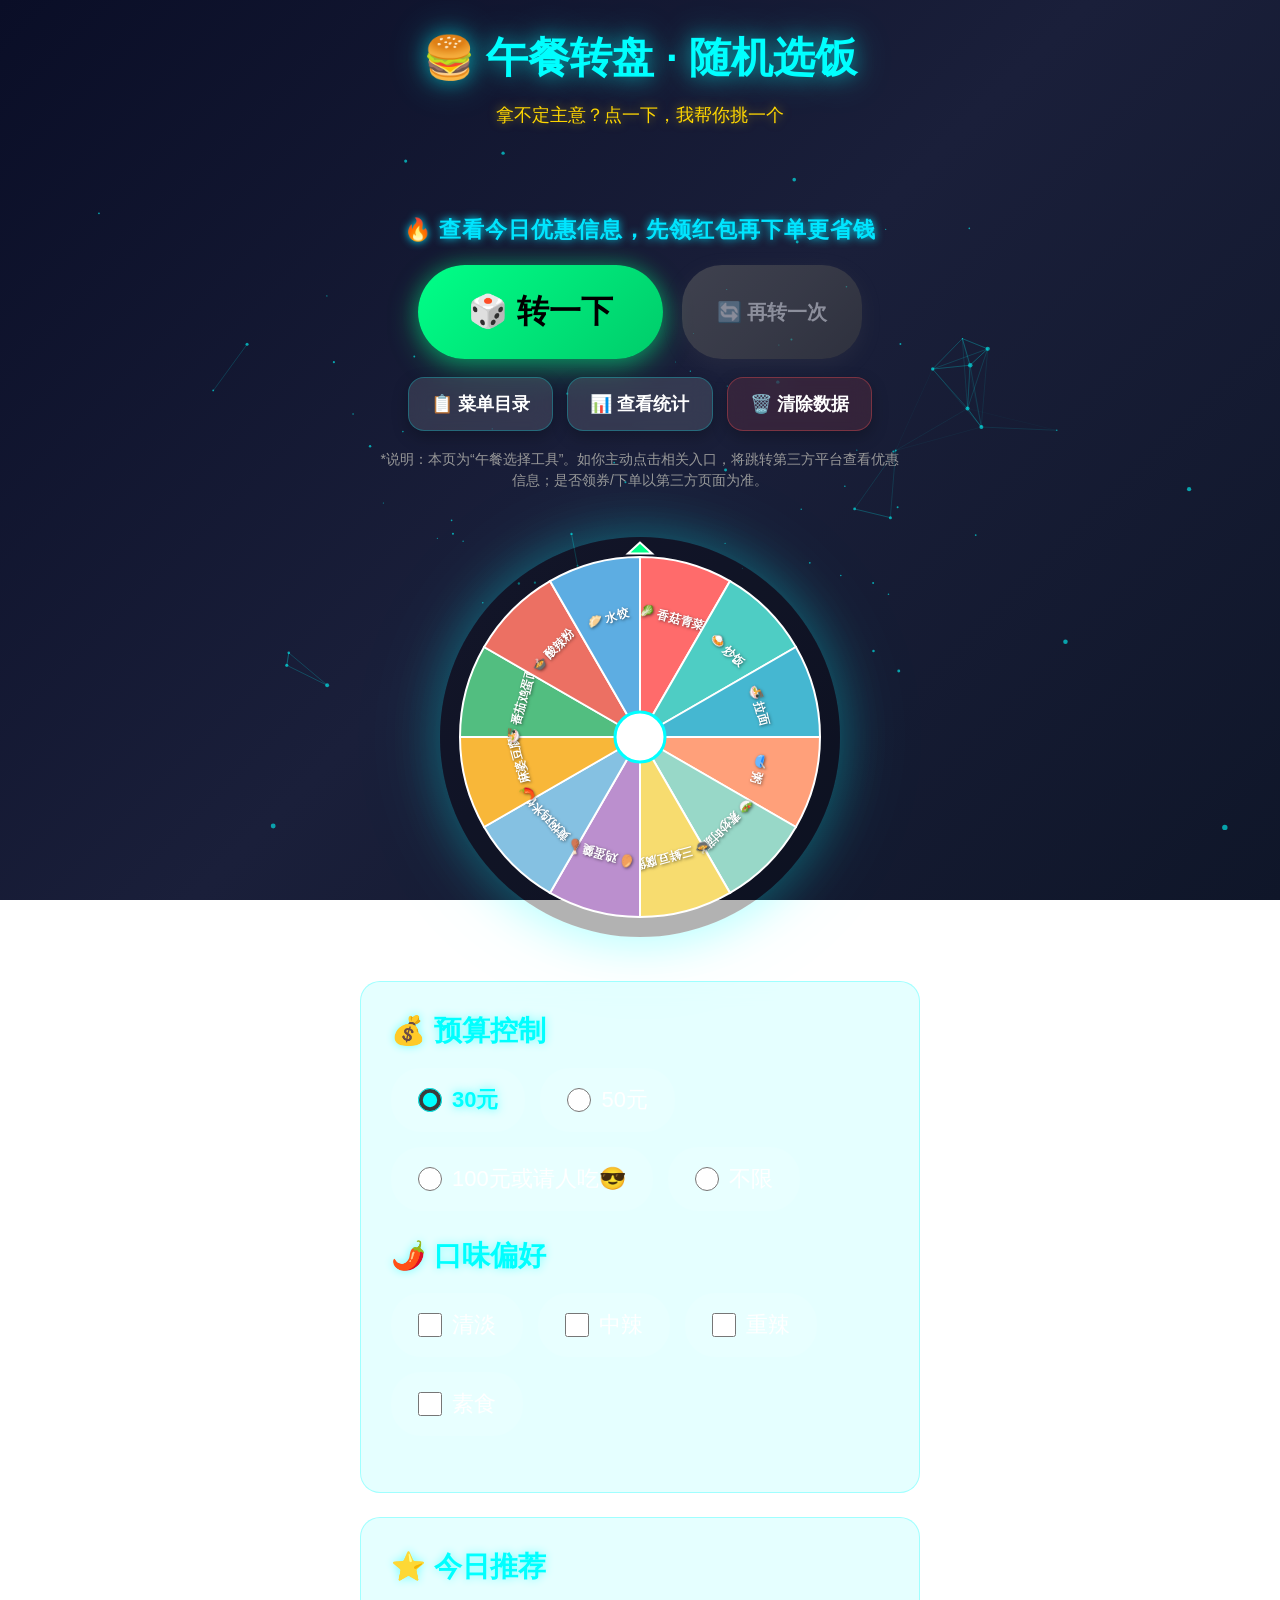
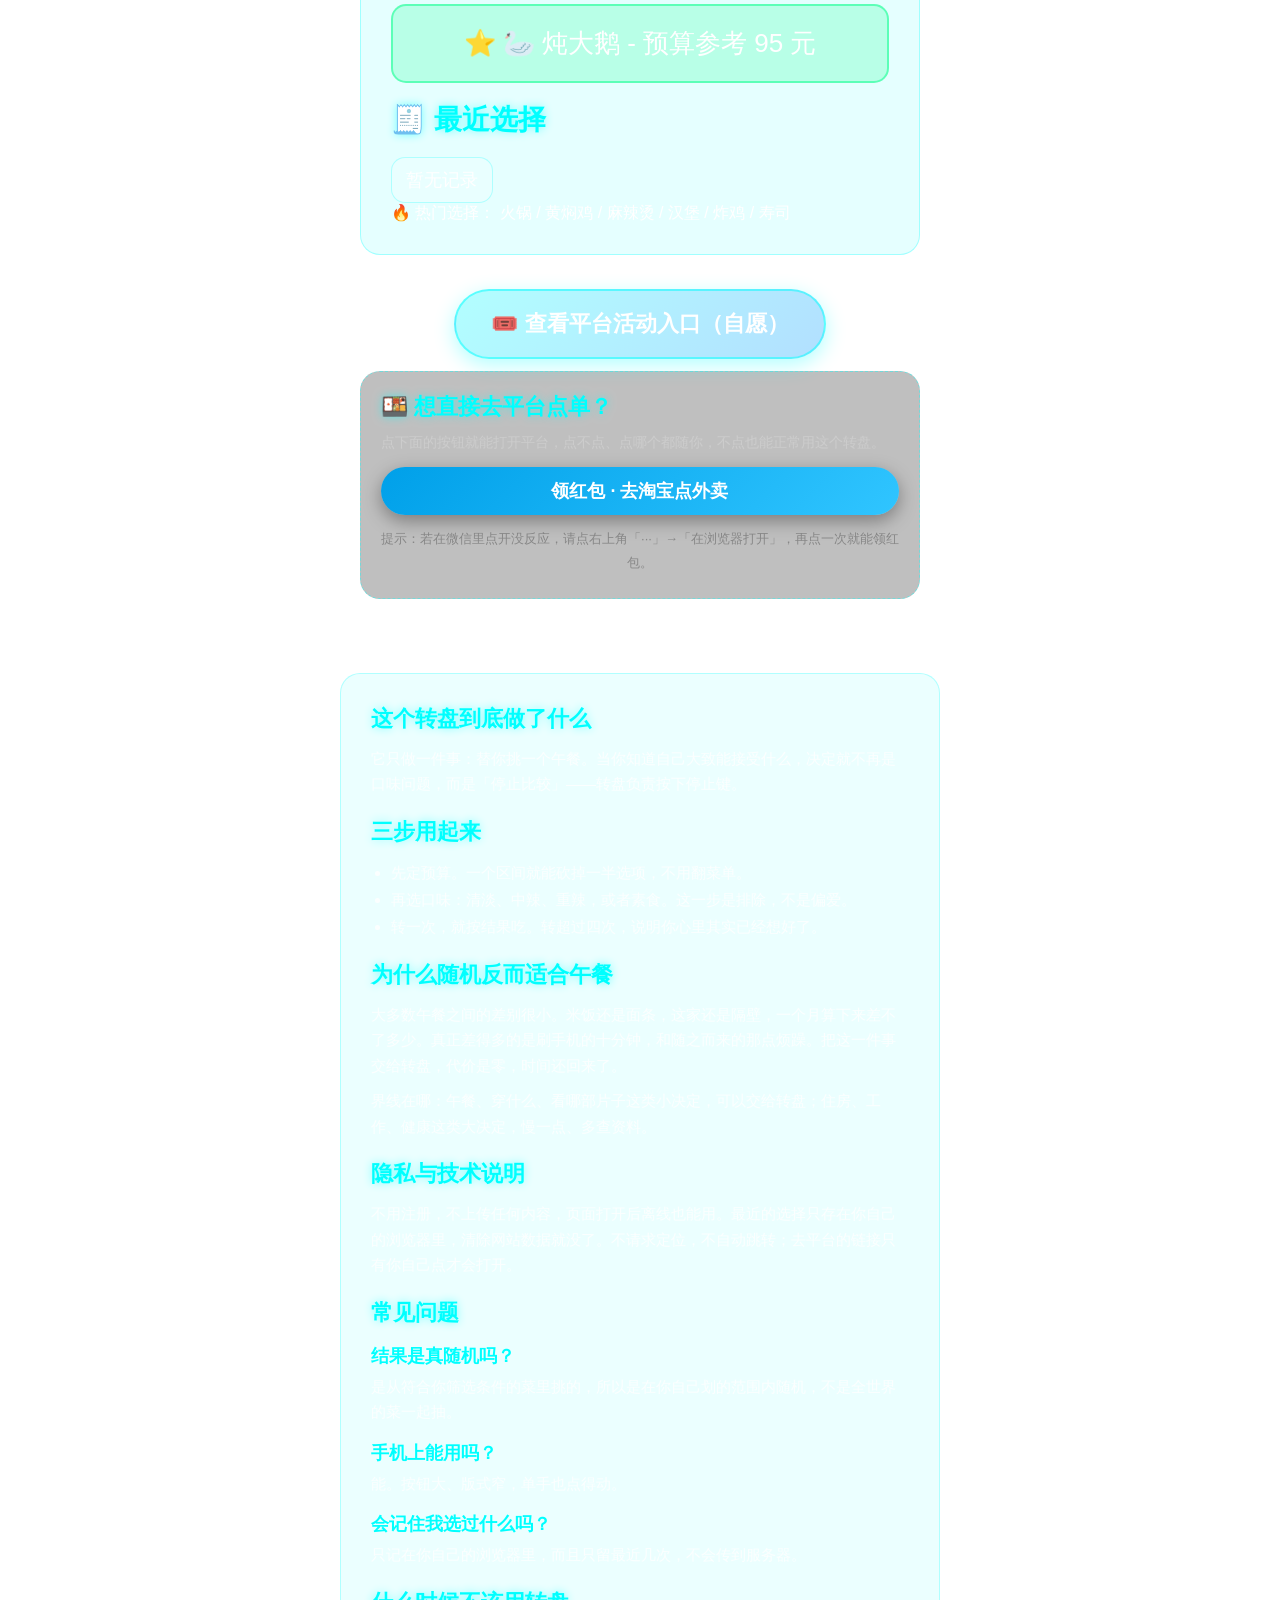
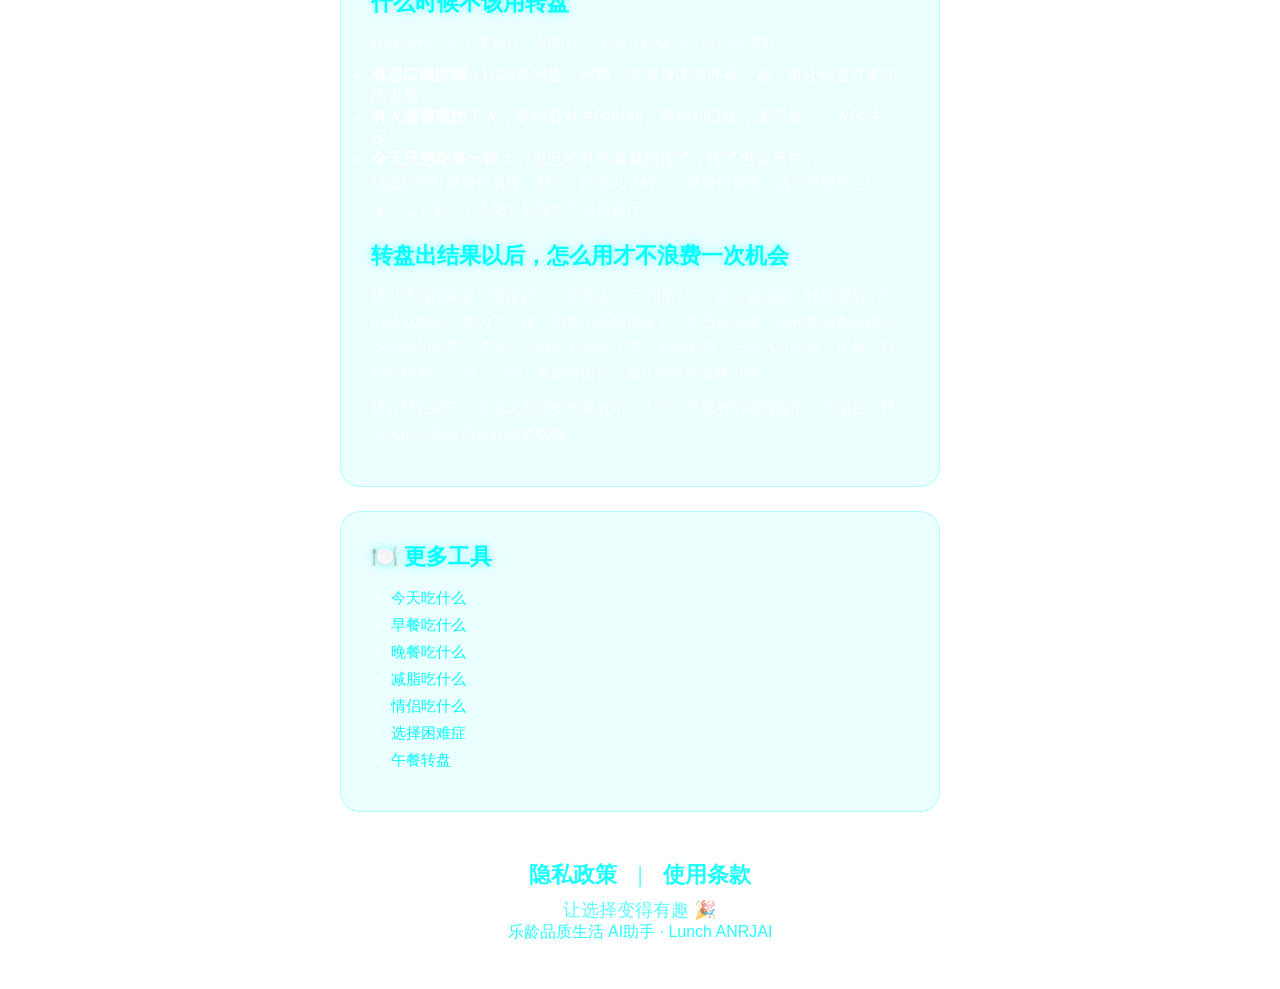
<file: food-wheel.html>
<!DOCTYPE html>
<html lang="zh-CN">
<head>
    <script async src="https://pagead2.googlesyndication.com/pagead/js/adsbygoogle.js?client=ca-pub-3112556758844974"
     crossorigin="anonymous"></script>

  <meta charset="UTF-8" />
    <meta name="google-adsense-account" content="ca-pub-3112556758844974">
  <meta name="viewport" content="width=device-width, initial-scale=1.0, maximum-scale=1.0, user-scalable=no" />
  <meta name="description" content="每天中午不知道吃什么？3秒随机帮你决定午餐！支持预算筛选、口味偏好、最近记录，还有外卖平台快捷入口。" />
  <meta name="keywords" content="午餐,转盘,随机,美食,外卖优惠" />
  <title>午餐转盘：一键决定今天吃什么｜乐龄品质生活 AI助手</title>
  <!-- 改成 ✅ 直接用表情，不需要文件 -->
<link rel="icon" href="data:image/svg+xml,<svg xmlns='http://www.w3.org/2000/svg' viewBox='0 0 100 100'><text y='.9em' font-size='90'>🍜</text></svg>" />
 <!-- 出海英文SEO备用，暂时注释
<meta name="keywords" content="lunch picker, what to eat today, random food wheel, lunch roulette, food delivery" />-->
<meta property="og:image" content="https://lunch.anrjai.com/og-cover.png" />
<meta name="twitter:card" content="summary_large_image" />
<meta name="twitter:title" content="Lunch Roulette - Random Food Picker" />
  <meta name="twitter:description" content="不知道中午吃什么？转一下转盘，3 秒帮你定午餐，可按预算和口味筛选。" />
<!-- SEO基础 -->
<link rel="canonical" href="https://lunch.anrjai.com/food-wheel.html" />

<!-- 社交分享OG标签 -->
  <meta property="og:title" content="午餐转盘 · 一键决定今天吃什么" />
  <meta property="og:description" content="不知道吃什么？转一下，帮你在预算和口味范围内挑一个。" />
<meta property="og:type" content="website" />
    <meta property="og:site_name" content="今天吃什么工具站">
<meta property="og:url" content="https://lunch.anrjai.com/food-wheel.html" />
<meta property="og:locale" content="zh_CN" />

<!-- 结构化数据 -->
<script type="application/ld+json">
{
  "@context": "https://schema.org",
  "@type": "WebApplication",
  "name": "今天吃什么 - 外卖红包转盘",
  "description": "随机午餐转盘工具，帮你决定今天吃什么，同时领取外卖优惠红包",
  "url": "https://lunch.anrjai.com/",
  "applicationCategory": "LifestyleApplication",
  "inLanguage": "zh-CN"
}
</script>
  <link rel="stylesheet" href="style.css" />
    <meta name="robots" content="index, follow" />
</head>

<body>
  <canvas id="particleCanvas"></canvas>

  <div class="container">
    <h1 class="title">🍔 午餐转盘 · 随机选饭</h1>
    <p class="subtitle">
      拿不定主意？点一下，我帮你挑一个
    </p>

    <!-- IP定位提示（可选，不会阻塞使用） -->
    <p id="locationHint" class="location-hint" aria-live="polite"></p>

    <!-- 主按钮区 -->
    <div class="button-area">
      <div class="today-tip">
        🔥 查看今日优惠信息，先领红包再下单更省钱
        </div> 
      <button id="spinBtn" class="btn-primary" type="button">🎲 转一下</button>
      <button id="againBtn" class="btn-secondary" type="button" disabled>🔄 再转一次</button>
    </div>

    <!-- 图一的三按钮：菜单目录 / 查看统计 / 清除数据 -->
    <div class="tool-area">
      <button id="menuBtn" class="btn-tool" type="button">📋 菜单目录</button>
      <button id="statsBtn" class="btn-tool" type="button">📊 查看统计</button>
      <button id="clearBtn" class="btn-tool btn-danger" type="button">🗑️ 清除数据</button>
    </div>

    <p class="tip-text">
      *说明：本页为“午餐选择工具”。如你主动点击相关入口，将跳转第三方平台查看优惠信息；是否领券/下单以第三方页面为准。
    </p>

    <!-- 转盘 -->
    <div class="wheel-container">
      <canvas id="wheelCanvas" aria-label="午餐转盘"></canvas>
    </div>

    <!-- 筛选 -->
    <div class="filter-section">
      <h2 class="section-title">💰 预算控制</h2>
      <div class="budget-controls">
        <label class="budget-option">
          <input type="radio" name="budget" value="30" checked />
          <span>30元</span>
        </label>
        <label class="budget-option">
          <input type="radio" name="budget" value="50" />
          <span>50元</span>
        </label>
        <label class="budget-option">
          <input type="radio" name="budget" value="100" />
          <span>100元或请人吃😎</span>
        </label>
        <label class="budget-option">
          <input type="radio" name="budget" value="999" />
          <span>不限</span>
        </label>
      </div>

      <h2 class="section-title">🌶️ 口味偏好</h2>
      <div class="taste-controls">
        <label class="taste-option">
          <input type="checkbox" name="taste" value="清淡" />
          <span>清淡</span>
        </label>
        <label class="taste-option">
          <input type="checkbox" name="taste" value="中辣" />
          <span>中辣</span>
        </label>
        <label class="taste-option">
          <input type="checkbox" name="taste" value="重辣" />
          <span>重辣</span>
        </label>
        <label class="taste-option">
          <input type="checkbox" name="taste" value="素食" />
          <span>素食</span>
        </label>
      </div>
    </div>

    <!-- 推荐 + 最近选择 -->
    <div class="recommend-section">
      <h2 class="section-title">⭐ 今日推荐</h2>
      <div id="todayRecommend" class="recommend-item">加载中...</div>

      <h2 class="section-title">🧾 最近选择</h2>
      <div id="recentChips" class="recent-chips"></div>
      <div class="hot-keywords">
        🔥 热门选择：
        火锅 / 黄焖鸡 / 麻辣烫 / 汉堡 / 炸鸡 / 寿司
      </div>
    </div>

    <!-- 自愿入口（保留） + 外卖平台直达按钮 -->
    <div class="menu-catalog-section">
      <a id="catalogBtn" class="btn-catalog" href="javascript:void(0);" rel="noopener noreferrer">
        🎟️ 查看平台活动入口（自愿）
      </a>
    </div>

    <div class="platform-section" style="display:none;">
      <h2 class="section-title platform-title">🍱 想直接去平台点单？</h2>
      <p class="platform-tip">
        点下面的按钮就能打开平台，点不点、点哪个都随你，不点也能正常用这个转盘。
      </p>
      <div class="platform-buttons">
        <button id="elemeBtn" class="btn-platform btn-eleme" type="button">
          领红包 · 去淘宝点外卖
        </button>
        <button id="jingdongBtn" class="btn-platform btn-jingdong" type="button">
          京东外卖
        </button>
      </div>
    </div>
  </div>

  <!-- 结果弹窗 -->
  <div id="resultModal" class="modal" aria-hidden="true">
    <div class="modal-content" role="dialog" aria-modal="true">
      <div class="modal-icon" id="modalIcon">🎉</div>
      <h2 class="modal-title" id="modalTitle">恭喜你！</h2>
      <p class="modal-text" id="modalText">今天吃火锅！</p>

      <div class="modal-buttons">
        <button id="modalActionBtn" class="btn-share" type="button">🎟️ 跳转平台查看优惠</button>
        <button id="modalAgainBtn" class="btn-close" type="button">🔄 换一个结果</button>


      <!-- 外卖红包二维码 -->
      <div id="qrBlock" style="display:none; margin-top:16px; padding-top:14px; border-top:1px solid #eee; text-align:center;">
        <p style="margin:0 0 10px; font-size:15px; color:#333; font-weight:bold;">🧧 领外卖红包</p>
        <img src="qr-hongbao.png" alt="外卖红包二维码" style="width:168px; height:168px; border-radius:12px; background:#fff; padding:8px; box-shadow:0 2px 10px rgba(0,0,0,0.08);">
        <p style="margin:12px 0 0; font-size:14px; color:#555; line-height:1.9;">📱 手机上：点上面按钮直接领<br>💻 电脑上：用手机淘宝扫码<br><span style="color:#999; font-size:12px;">红包活动由淘宝平台提供</span></p>
      </div>
      </div>
    </div>
  </div>

  <!-- 页脚（图二） -->
  <section class="seo-text">
<h2>这个转盘到底做了什么</h2>
<p>它只做一件事：替你挑一个午餐。当你知道自己大致能接受什么，决定就不再是口味问题，而是「停止比较」——转盘负责按下停止键。</p>
<h2>三步用起来</h2>
<ul class="seo-list">
<li>先定预算。一个区间就能砍掉一半选项，不用翻菜单。</li>
<li>再选口味：清淡、中辣、重辣，或者素食。这一步是排除，不是偏爱。</li>
<li>转一次，就按结果吃。转超过四次，说明你心里其实已经想好了。</li>
</ul>
<h2>为什么随机反而适合午餐</h2>
<p>大多数午餐之间的差别很小。米饭还是面条，这家还是隔壁，一个月算下来差不了多少。真正差得多的是刷手机的十分钟，和随之而来的那点烦躁。把这一件事交给转盘，代价是零，时间还回来了。</p>
<p>界线在哪：午餐、穿什么、看哪部片子这类小决定，可以交给转盘；住房、工作、健康这类大决定，慢一点、多查资料。</p>
<h2>隐私与技术说明</h2>
<p>不用注册，不上传任何内容，页面打开后离线也能用。最近的选择只存在你自己的浏览器里，清除网站数据就没了。不请求定位，不自动跳转；去平台的链接只有你自己点才会打开。</p>
<h2>常见问题</h2>
<h3>结果是真随机吗？</h3>
<p>是从符合你筛选条件的菜里挑的，所以是在你自己划的范围内随机，不是全世界的菜一起抽。</p>
<h3>手机上能用吗？</h3>
<p>能。按钮大、版式窄，单手也点得动。</p>
<h3>会记住我选过什么吗？</h3>
<p>只记在你自己的浏览器里，而且只留最近几次，不会传到服务器。</p>
<h2>什么时候不该用转盘</h2>
<p>转盘适合「差不多都行」的时候。下面几种情况，自己定更好：</p>
<ul>
<li><strong>有忌口或医嘱：</strong>比如要控盐、控糖，先按身体条件筛一遍，再让转盘在剩下的里挑。</li>
<li><strong>有人请客或约了人：</strong>要顾着对方的时间、路程和口味，这不是一个人的决定。</li>
<li><strong>今天只想吃某一样：</strong>心里已经有答案就别转了，转了也会不甘心。</li>
</ul>
<p>转盘的用处是替你省掉「都行」的那几分钟，不是替你负责。选完发现不合口味，记下来，下次把它从名单里去掉就行。</p>

<h2>转盘出结果以后，怎么用才不浪费一次机会</h2>
<p>转出来的结果是一份建议，不是判决。三个用法：一是当备选池，转到的店不合口味就换同一类的下一家，别整个推翻重来；二是当排除器，连转两次都出现你不想吃的那类，说明今天就是不想吃这类，直接划掉；三是当打卡表，把每次转到的结果记一笔，一周下来能看出自己真正常吃的是哪几类。</p>
<p>转盘只在两三个选项之间摇摆时最有用。本来心里就有明确答案的，别用它，转出来的结果反而会让你更犹豫。</p>
</section>
    <section class="related-links">
   <h2>🍽️ 更多工具</h2>  
    <ul>
      <li><a href="what-to-eat.html">今天吃什么</a></li>
    <li><a href="breakfast.html">早餐吃什么</a></li>
    <li><a href="dinner.html">晚餐吃什么</a></li>
    <li><a href="diet.html">减脂吃什么</a></li>
    <li><a href="couple.html">情侣吃什么</a></li>
    <li><a href="decision.html">选择困难症</a></li>
    <li><a href="food-wheel.html">午餐转盘</a></li>
</ul>
  </section>
  <footer class="footer">
    <div class="footer-links">
      <div class="footer-nav"style="display:none">
        <a href="what-to-eat.html">今天吃什么</a>
        <span>|</span>
      
        <a href="dinner.html">晚饭吃什么</a>
        <span>|</span>
      
        <a href="breakfast.html">早餐推荐</a>
        <span>|</span>
      
        <a href="food-wheel.html">Food Wheel</a>
      </div>
      <a href="privacy.html" id="privacyLink">隐私政策</a>
      <span class="footer-split">|</span>
      <a href="terms.html" id="termsLink">使用条款</a>
    </div>
    <div class="footer-note">让选择变得有趣 🎉</div>
    <div class="footer-brand">
      乐龄品质生活 AI助手 · Lunch ANRJAI
    </div>
  </footer>

  <!-- 简单弹窗：隐私/条款/目录/统计 都复用这一套 -->
  <div id="infoModal" class="modal" aria-hidden="true">
    <div class="modal-content" role="dialog" aria-modal="true">
      <h2 class="modal-title" id="infoTitle">信息</h2>
      <p class="modal-text" id="infoText">内容</p>
      <div class="modal-buttons">
        <button id="infoOkBtn" class="btn-share" type="button">✅ 我知道了</button>
      </div>
    </div>
  </div>

  <script src="script.js"></script>

  <script>
  // 🌏 全国可用定位提示（不依赖定位）

  const locationHint = document.getElementById("locationHint");
  
  if (locationHint) {
  
    if ("geolocation" in navigator) {
  
      navigator.geolocation.getCurrentPosition(
  
        () => {
  
          locationHint.innerText =
            "📍 已开启位置服务，可推荐附近热门餐饮";
  
        },
  
        () => {
  
          locationHint.innerText =
            "🌏 未开启定位，也可正常使用全国随机推荐";
  
        },
  
        {
          enableHighAccuracy: false,
          timeout: 3000,
          maximumAge: 600000
        }
  
      );
  
    } else {
  
      locationHint.innerText =
        "🌏 当前设备不支持定位，已切换全国模式";
  
    }
  
  }
</script>
 
  </body>
</html>
</file>
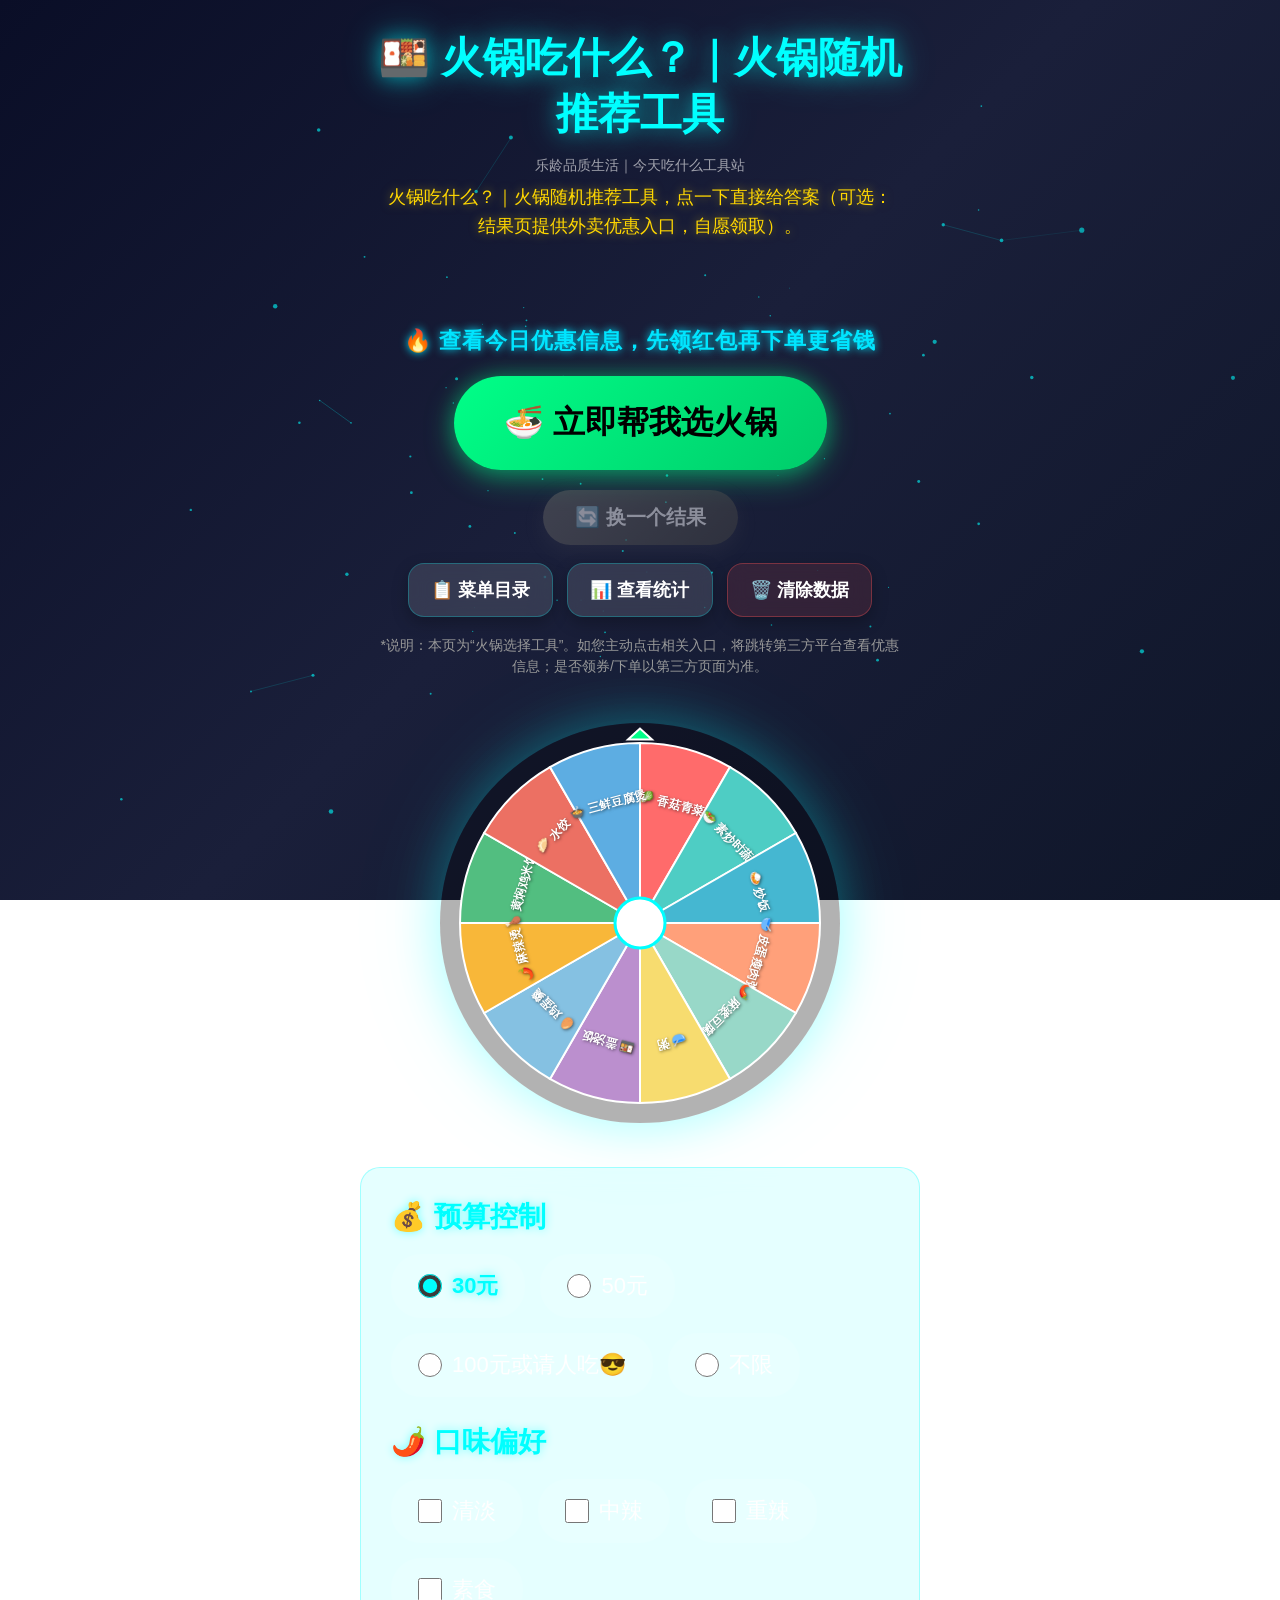
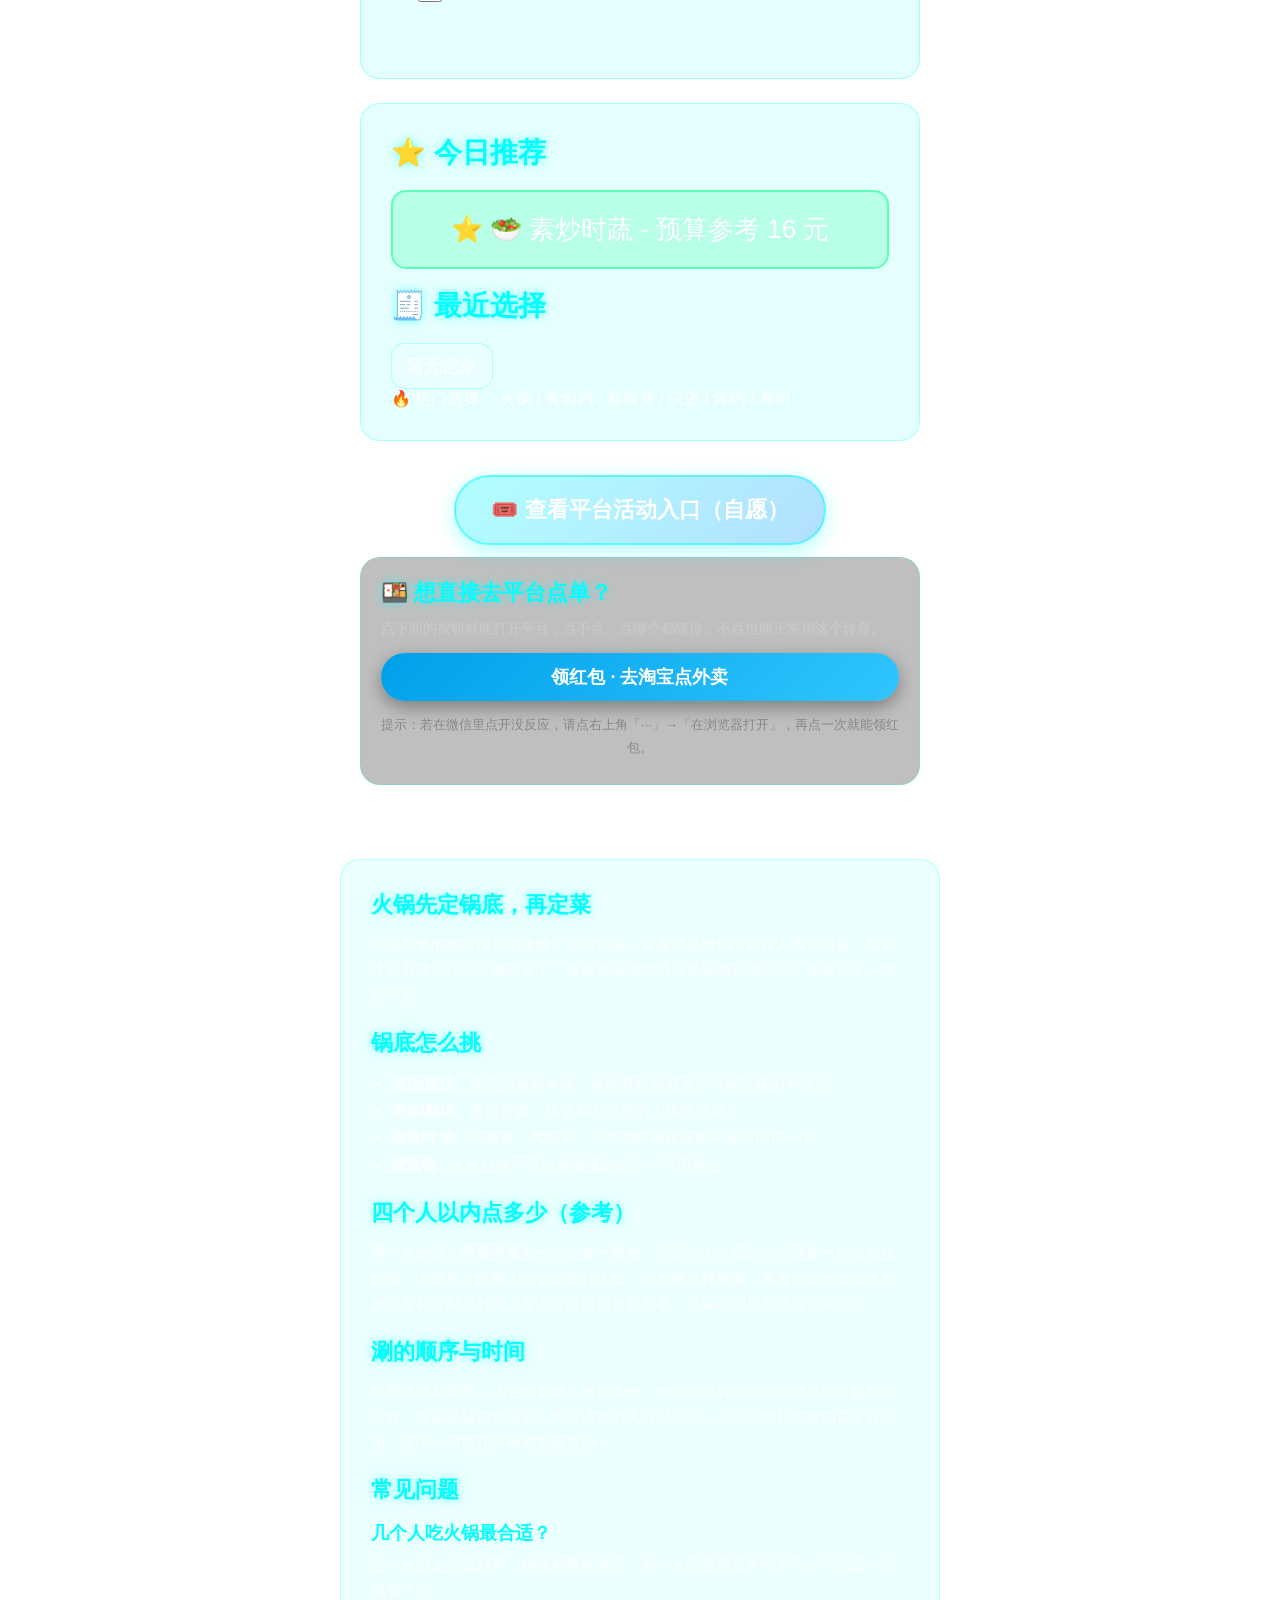
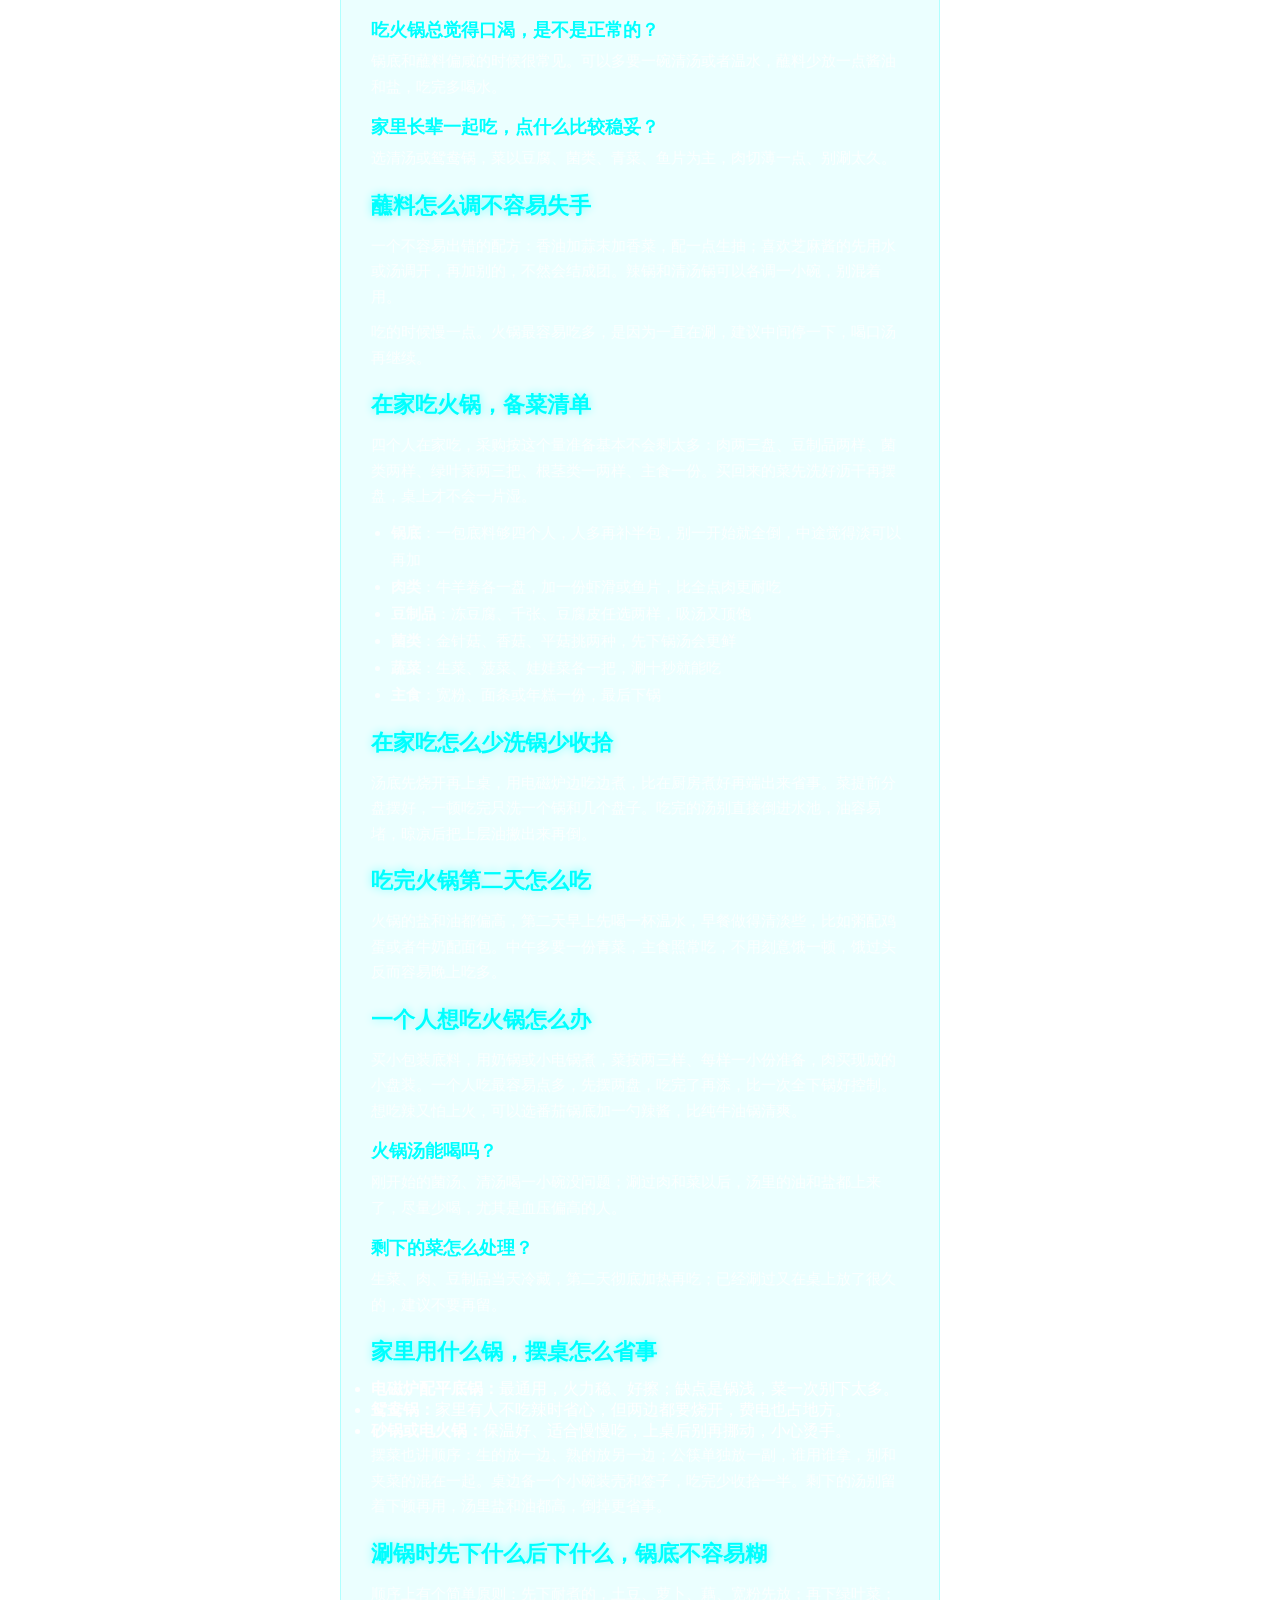
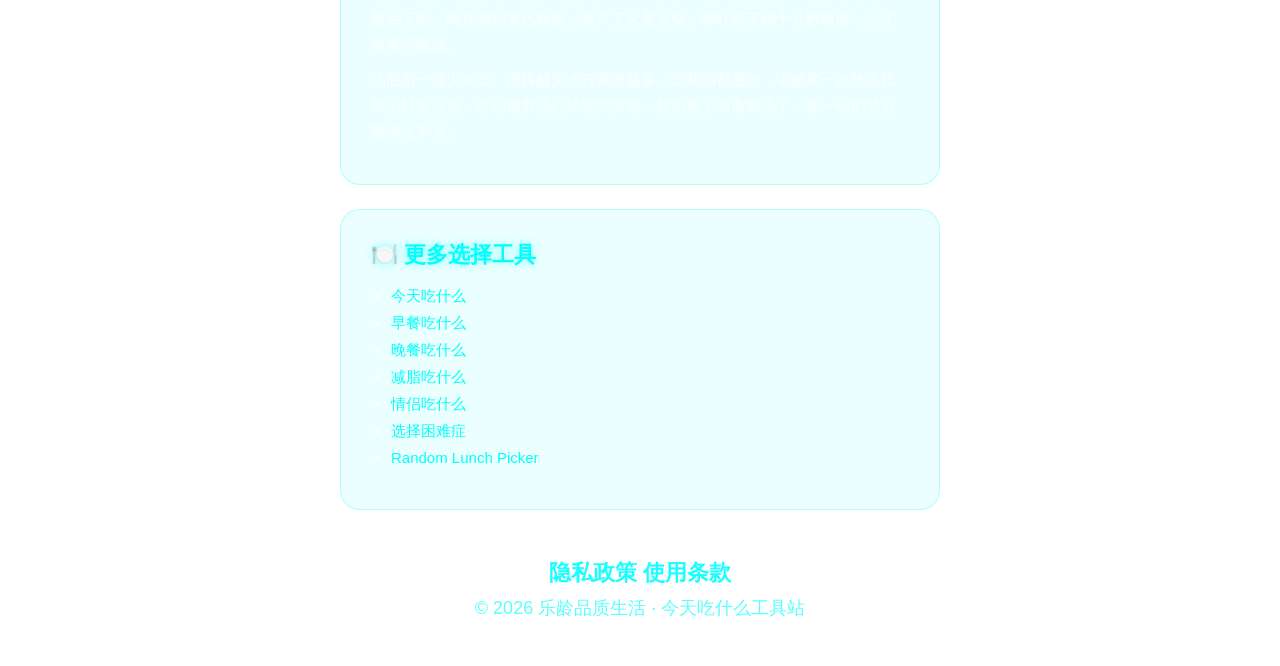
<file: hotpot.html>
<!DOCTYPE html>
<html lang="zh-CN">
<head>
    <script async src="https://pagead2.googlesyndication.com/pagead/js/adsbygoogle.js?client=ca-pub-3112556758844974"
     crossorigin="anonymous"></script>

  <meta charset="UTF-8" />
    <meta name="google-adsense-account" content="ca-pub-3112556758844974">
  <meta name="viewport" content="width=device-width, initial-scale=1.0, maximum-scale=1.0, user-scalable=no" />
  <meta name="description" content="火锅吃什么？3秒随机帮你决定火锅涮什么，不用再挨个问一圈。支持预算筛选、口味偏好、最近记录，人多的时候也能快速定下来，把讨论菜单的时间用来好好吃饭。" />
  <meta name="keywords" content="火锅转盘,今天吃什么,lunch picker,random lunch picker,food wheel,random food picker" />
  <title>今天火锅吃什么？｜火锅随机推荐工具，火锅选择困难症神器｜Random Lunch Picker</title>
  
  <link rel="icon" href="data:image/svg+xml,<svg xmlns='http://www.w3.org/2000/svg' viewBox='0 0 100 100'><text y='.9em' font-size='90'>🍜</text></svg>" />
  
  <meta property="og:image" content="https://lunch.anrjai.com/og-cover.png" />
  <meta name="twitter:card" content="summary_large_image" />
<meta name="twitter:title" content="火锅吃什么？｜火锅随机推荐工具" />
<meta name="twitter:description" content="3秒随机帮你决定火锅，支持预算筛选和口味偏好。" />
   
  <link rel="canonical" href="https://lunch.anrjai.com/hotpot.html">

  <meta property="og:title" content="火锅吃什么？｜火锅随机推荐工具" />
  <meta property="og:description" content="火锅吃什么？3秒随机帮你决定火锅涮什么，不用再挨个问一圈。支持预算筛选、口味偏好、最近记录，人多的时候也能快速定下来，把讨论菜单的时间用来好好吃饭。" />
  <meta property="og:type" content="website" />
    <meta property="og:site_name" content="今天吃什么工具站">
  <meta property="og:url" content="https://lunch.anrjai.com/hotpot.html" />
  <meta property="og:locale" content="zh_CN" />
  <meta property="og:locale:alternate" content="en_US" />

  <script type="application/ld+json">
  {
    "@context": "https://schema.org",
    "@type": "WebApplication",
    "name": "今天吃什么 - 外卖红包转盘",
    "description": "随机火锅转盘工具，帮你决定今天吃什么，同时领取外卖优惠红包",
    "url": "https://lunch.anrjai.com/",
    "applicationCategory": "LifestyleApplication",
    "inLanguage": "zh-CN"
  }
  </script>
  <link rel="stylesheet" href="style.css" />
    <meta name="robots" content="index, follow" />
</head>

<body>
  <canvas id="particleCanvas"></canvas>

  <div class="container">
    <header>
      <h1 class="title">🍱 火锅吃什么？｜火锅随机推荐工具</h1>
      <p class="brand-text">
        乐龄品质生活｜今天吃什么工具站
        </p>
      <p class="subtitle">
        火锅吃什么？｜火锅随机推荐工具，点一下直接给答案（可选：结果页提供外卖优惠入口，自愿领取）。
      </p>
    </header>

    <p id="locationHint" class="location-hint" aria-live="polite"></p>

    <div class="button-area">
      <div class="today-tip">
        🔥 查看今日优惠信息，先领红包再下单更省钱
      </div> 
      <button id="spinBtn" class="btn-primary" type="button">🍜 立即帮我选火锅</button>
      <button id="againBtn" class="btn-secondary" type="button" disabled>🔄 换一个结果</button>
    </div>

    <div class="tool-area">
      <button id="menuBtn" class="btn-tool" type="button">📋 菜单目录</button>
      <button id="statsBtn" class="btn-tool" type="button">📊 查看统计</button>
      <button id="clearBtn" class="btn-tool btn-danger" type="button">🗑️ 清除数据</button>
    </div>

    <p class="tip-text">
      *说明：本页为“火锅选择工具”。如您主动点击相关入口，将跳转第三方平台查看优惠信息；是否领券/下单以第三方页面为准。
    </p>

    <div class="wheel-container">
      <canvas id="wheelCanvas" aria-label="火锅选择随机转盘" role="img"></canvas>
    </div>

    <section class="filter-section">
      <h2 class="section-title">💰 预算控制</h2>
      <div class="budget-controls">
        <label class="budget-option">
          <input type="radio" name="budget" value="30" checked />
          <span>30元</span>
        </label>
        <label class="budget-option">
          <input type="radio" name="budget" value="50" />
          <span>50元</span>
        </label>
        <label class="budget-option">
          <input type="radio" name="budget" value="100" />
          <span>100元或请人吃😎</span>
        </label>
        <label class="budget-option">
          <input type="radio" name="budget" value="999" />
          <span>不限</span>
        </label>
      </div>

      <h2 class="section-title">🌶️ 口味偏好</h2>
      <div class="taste-controls">
        <label class="taste-option">
          <input type="checkbox" name="taste" value="清淡" />
          <span>清淡</span>
        </label>
        <label class="taste-option">
          <input type="checkbox" name="taste" value="中辣" />
          <span>中辣</span>
        </label>
        <label class="taste-option">
          <input type="checkbox" name="taste" value="重辣" />
          <span>重辣</span>
        </label>
        <label class="taste-option">
          <input type="checkbox" name="taste" value="素食" />
          <span>素食</span>
        </label>
      </div>
    </section>

    <section class="recommend-section">
      <h2 class="section-title">⭐ 今日推荐</h2>
      <div id="todayRecommend" class="recommend-item">加载中...</div>

      <h2 class="section-title">🧾 最近选择</h2>
      <div id="recentChips" class="recent-chips"></div>
      
      <div class="hot-keywords">
        🔥 热门选择：
        <span class="keyword-tag">火锅</span> / 
        <span class="keyword-tag">黄焖鸡</span> / 
        <span class="keyword-tag">麻辣烫</span> / 
        <span class="keyword-tag">汉堡</span> / 
        <span class="keyword-tag">炸鸡</span> / 
        <span class="keyword-tag">寿司</span>
      </div>
    </section>

    <div class="menu-catalog-section">
      <a id="catalogBtn" class="btn-catalog" href="javascript:void(0);" rel="noopener noreferrer">
        🎟️ 查看平台活动入口（自愿）
      </a>
    </div>

    <div class="platform-section"style="display:none;">
      <h2 class="section-title platform-title">🍱 想直接去平台点单？</h2>
      <p class="platform-tip">
        点下面的按钮就能打开平台，点不点、点哪个都随你，不点也能正常用这个转盘。
      </p>
      <div class="platform-buttons">
        <button id="elemeBtn" class="btn-platform btn-eleme" type="button">
          领红包 · 去淘宝点外卖
        </button>
        <button id="jingdongBtn" class="btn-platform btn-jingdong" type="button">
          京东外卖
        </button>
      </div>
    </div>
  </div>

  <div id="resultModal" class="modal" aria-hidden="true">
    <div class="modal-content" role="dialog" aria-modal="true">
      <div class="modal-icon" id="modalIcon">🎉</div>
      <h2 class="modal-title" id="modalTitle">恭喜你！</h2>
      <p class="modal-text" id="modalText">今天吃火锅！</p>

      <div class="modal-buttons">
        <button id="modalActionBtn" class="btn-share" type="button">🎟️ 领取外卖红包</button>
        <button id="modalAgainBtn" class="btn-close" type="button">🔄 换一个结果</button>
      </div>

      <!-- 外卖红包二维码 -->
      <div id="qrBlock" style="display:none; margin-top:16px; padding-top:14px; border-top:1px solid #eee; text-align:center;">
        <p style="margin:0 0 10px; font-size:15px; color:#333; font-weight:bold;">🧧 领外卖红包</p>
        <img src="qr-hongbao.png" alt="外卖红包二维码" style="width:168px; height:168px; border-radius:12px; background:#fff; padding:8px; box-shadow:0 2px 10px rgba(0,0,0,0.08);">
        <p style="margin:12px 0 0; font-size:14px; color:#555; line-height:1.9;">📱 手机上：点上面按钮直接领<br>💻 电脑上：用手机淘宝扫码<br><span style="color:#999; font-size:12px;">红包活动由淘宝平台提供</span></p>
      </div>

    </div>
  </div>

  <section class="seo-text"><h2>火锅先定锅底，再定菜</h2>
<p>火锅点单的顺序很影响体验：先定锅底，鸳鸯还是单锅；再按人数定份量；最后才是具体点什么。顺序反了，最容易出现的情况是锅底和菜不搭，或者点了一堆吃不完。</p>

<h2>锅底怎么挑</h2>
<ul class="seo-list">
<li><b>清汤/菌汤</b>：能吃到食材本味，家里有长辈或者不太能吃辣的局优先</li>
<li><b>番茄/酸汤</b>：酸口开胃，孩子和不吃辣的人接受度高</li>
<li><b>麻辣/牛油</b>：口味重、气氛足，但吃的时候建议配一碗清汤过一下</li>
<li><b>鸳鸯锅</b>：人多口味不齐时最省事的折中，不用争论</li>
</ul>

<h2>四个人以内点多少（参考）</h2>
<p>两个人的话，两荤两素加一份主食一般够；三四个人，四到六个菜加一份主食比较稳；人再多，按每人一荤半素往上加。肉类两三样就够，重复点同一类肉不如把蔬菜和豆制品补齐。菜上齐之前别急着加单，火锅吃到后面往往还剩不少。</p>

<h2>涮的顺序与时间</h2>
<p>先涮蔬菜和菌类，汤底会更鲜；然后涮肉，肉片变色就能吃，久煮发柴；最后下主食，粉面吸味但也吸油，吃得清淡的人可以少下一点。生肉和熟食的筷子分开用，这个小习惯在火锅局里最实用。</p>

<h2>常见问题</h2>
<h3>几个人吃火锅最合适？</h3>
<p>三个人以上比较划算，锅底和菜能摊开；两个人吃容易点多吃不完，可以选小份或者半份。</p>
<h3>吃火锅总觉得口渴，是不是正常的？</h3>
<p>锅底和蘸料偏咸的时候很常见。可以多要一碗清汤或者温水，蘸料少放一点酱油和盐，吃完多喝水。</p>
<h3>家里长辈一起吃，点什么比较稳妥？</h3>
<p>选清汤或鸳鸯锅，菜以豆腐、菌类、青菜、鱼片为主，肉切薄一点、别涮太久。</p><h2>蘸料怎么调不容易失手</h2>
<p>一个不容易出错的配方：香油加蒜末加香菜，配一点生抽；喜欢芝麻酱的先用水或汤调开，再加别的，不然会结成团。辣锅和清汤锅可以各调一小碗，别混着用。</p>
<p>吃的时候慢一点。火锅最容易吃多，是因为一直在涮，建议中间停一下，喝口汤再继续。</p>
  <h2>在家吃火锅，备菜清单</h2>
<p>四个人在家吃，采购按这个量准备基本不会剩太多：肉两三盘、豆制品两样、菌类两样、绿叶菜两三把、根茎类一两样、主食一份。买回来的菜先洗好沥干再摆盘，桌上才不会一片湿。</p>
<ul class="seo-list">
<li><b>锅底</b>：一包底料够四个人，人多再补半包，别一开始就全倒，中途觉得淡可以再加</li>
<li><b>肉类</b>：牛羊卷各一盘，加一份虾滑或鱼片，比全点肉更耐吃</li>
<li><b>豆制品</b>：冻豆腐、千张、豆腐皮任选两样，吸汤又顶饱</li>
<li><b>菌类</b>：金针菇、香菇、平菇挑两种，先下锅汤会更鲜</li>
<li><b>蔬菜</b>：生菜、菠菜、娃娃菜各一把，涮十秒就能吃</li>
<li><b>主食</b>：宽粉、面条或年糕一份，最后下锅</li>
</ul>
<h2>在家吃怎么少洗锅少收拾</h2>
<p>汤底先烧开再上桌，用电磁炉边吃边煮，比在厨房煮好再端出来省事。菜提前分盘摆好，一顿吃完只洗一个锅和几个盘子。吃完的汤别直接倒进水池，油容易堵，晾凉后把上层油撇出来再倒。</p>
<h2>吃完火锅第二天怎么吃</h2>
<p>火锅的盐和油都偏高，第二天早上先喝一杯温水，早餐做得清淡些，比如粥配鸡蛋或者牛奶配面包。中午多要一份青菜，主食照常吃，不用刻意饿一顿，饿过头反而容易晚上吃多。</p>
<h2>一个人想吃火锅怎么办</h2>
<p>买小包装底料，用奶锅或小电锅煮，菜按两三样、每样一小份准备，肉买现成的小盘装。一个人吃最容易点多，先摆两盘，吃完了再添，比一次全下锅好控制。想吃辣又怕上火，可以选番茄锅底加一勺辣酱，比纯牛油锅清爽。</p>
<h3>火锅汤能喝吗？</h3>
<p>刚开始的菌汤、清汤喝一小碗没问题；涮过肉和菜以后，汤里的油和盐都上来了，尽量少喝，尤其是血压偏高的人。</p>
<h3>剩下的菜怎么处理？</h3>
<p>生菜、肉、豆制品当天冷藏，第二天彻底加热再吃；已经涮过又在桌上放了很久的，建议不要再留。</p>
<h2>家里用什么锅，摆桌怎么省事</h2>
<ul>
<li><strong>电磁炉配平底锅：</strong>最通用，火力稳、好擦；缺点是锅浅，菜一次别下太多。</li>
<li><strong>鸳鸯锅：</strong>家里有人不吃辣时省心，但两边都要烧开，费电也占地方。</li>
<li><strong>砂锅或电火锅：</strong>保温好、适合慢慢吃，上桌后别再挪动，小心烫手。</li>
</ul>
<p>摆菜也讲顺序：生的放一边、熟的放另一边；公筷单独放一副，谁用谁拿，别和夹菜的混在一起。桌边备一个小碗装壳和签子，吃完少收拾一半。剩下的汤别留着下顿再用，汤里盐和油都高，倒掉更省事。</p>

<h2>涮锅时先下什么后下什么，锅底不容易糊</h2>
<p>顺序上有个简单原则：先下耐煮的，土豆、萝卜、藕、宽粉先放；再下绿叶菜；最后下肉。肉片涮到变色就捞，煮久了又老又柴；绿叶菜下锅十几秒就够，久了发黄还吸油。</p>
<p>汤底别一直大火滚。滚得越久水分蒸发越多，盐和油都变浓，中途加一次热水比加汤料更合适。吃到最后汤已经发浑发咸，就别再下面条吸汤了，那一碗的盐分抵得上半天。</p>
</section>
  
  <section class="related-links">
    <h2>🍽️ 更多选择工具</h2>
    <ul>
      <li><a href="what-to-eat.html">今天吃什么</a></li>
      <li><a href="breakfast.html">早餐吃什么</a></li>
      <li><a href="dinner.html">晚餐吃什么</a></li>
      <li><a href="diet.html">减脂吃什么</a></li>
      <li><a href="couple.html">情侣吃什么</a></li>
      <li><a href="decision.html">选择困难症</a></li>
      <li><a href="food-wheel.html">Random Lunch Picker</a></li>
    </ul>
  </section>

  <footer class="footer">
    <div class="footer-links">
      <a id="privacyLink" href="javascript:void(0);">隐私政策</a>
      <a id="termsLink" href="javascript:void(0);">使用条款</a>
    </div>
    <p class="footer-note">© 2026 乐龄品质生活 · 今天吃什么工具站  </p></footer>

  <div id="infoModal" class="modal" aria-hidden="true">
    <div class="modal-content" role="dialog" aria-modal="true">
      <h2 class="modal-title" id="infoTitle">信息</h2>
      <p class="modal-text" id="infoText">内容</p>
      <div class="modal-buttons">
        <button id="infoOkBtn" class="btn-share" type="button">✅ 我知道了</button>
      </div>
    </div>
  </div>

  <script src="script.js"></script>
</body>
</html>
</file>
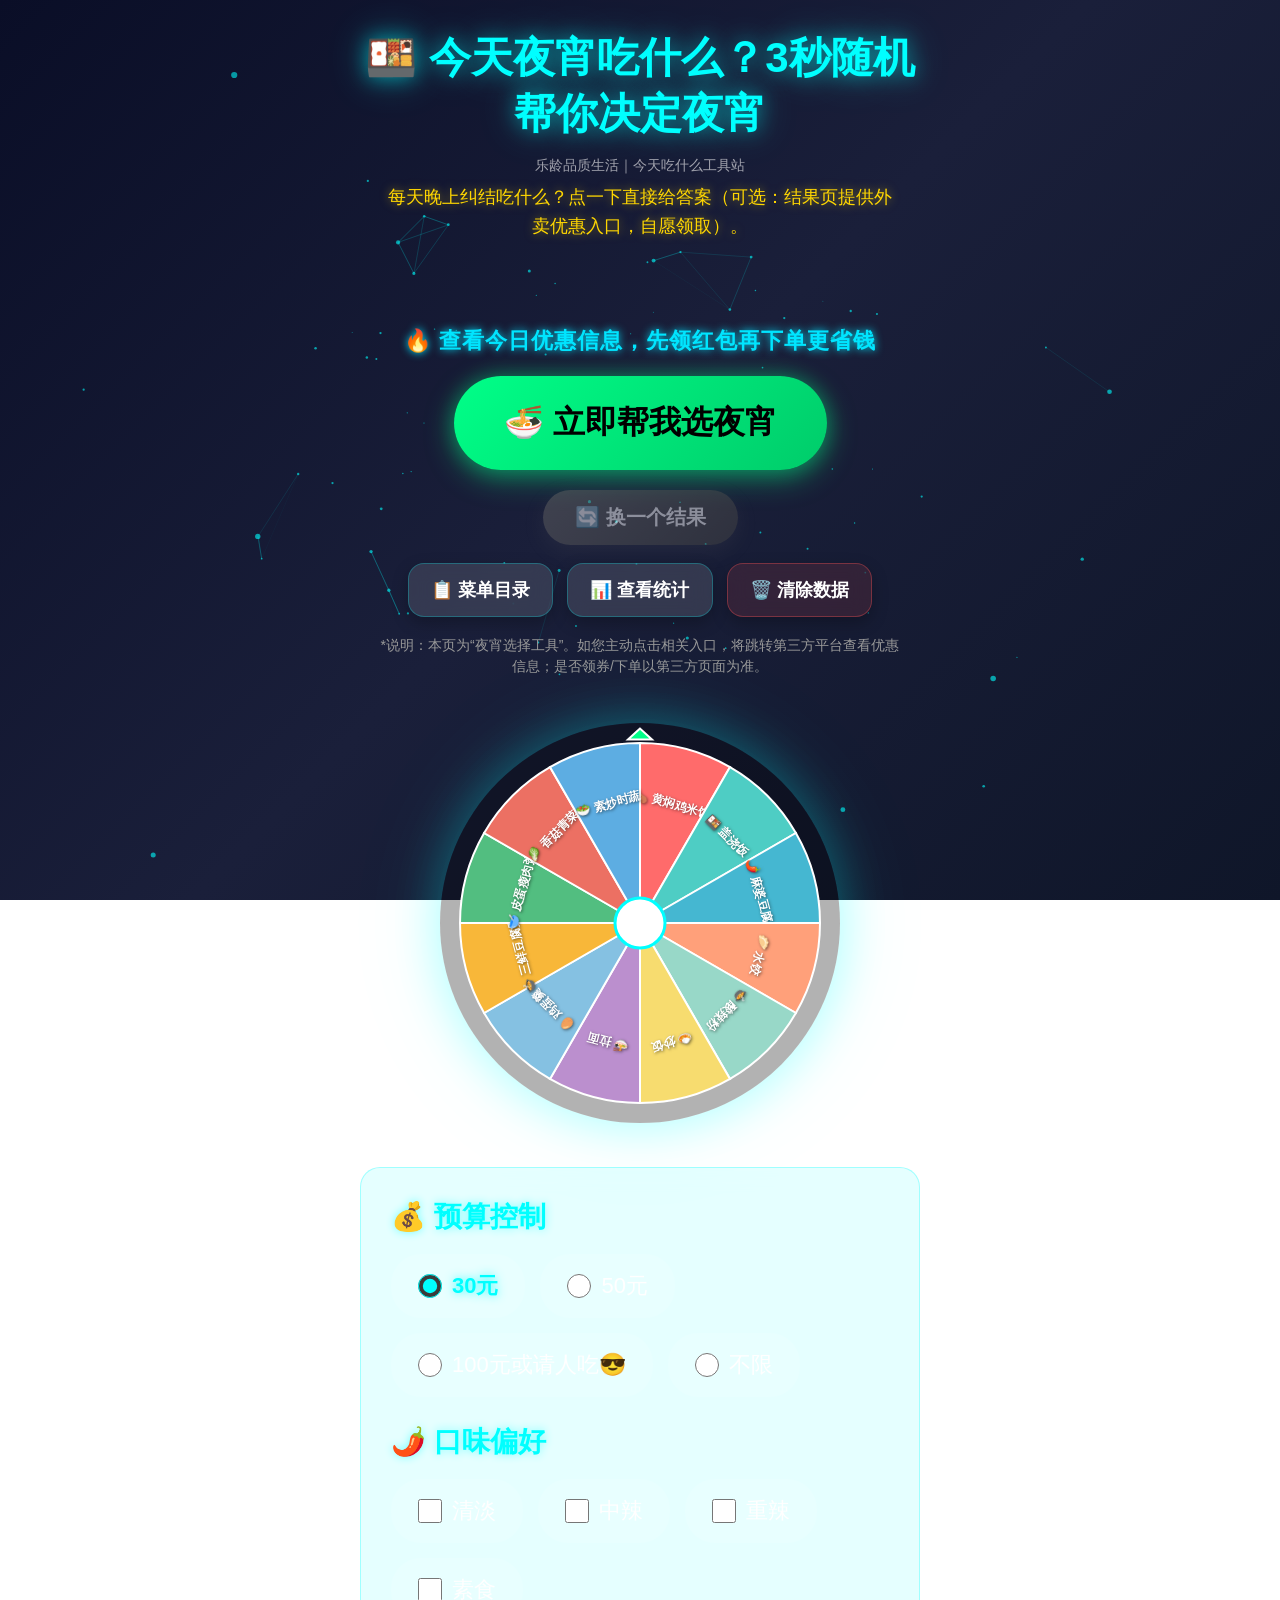
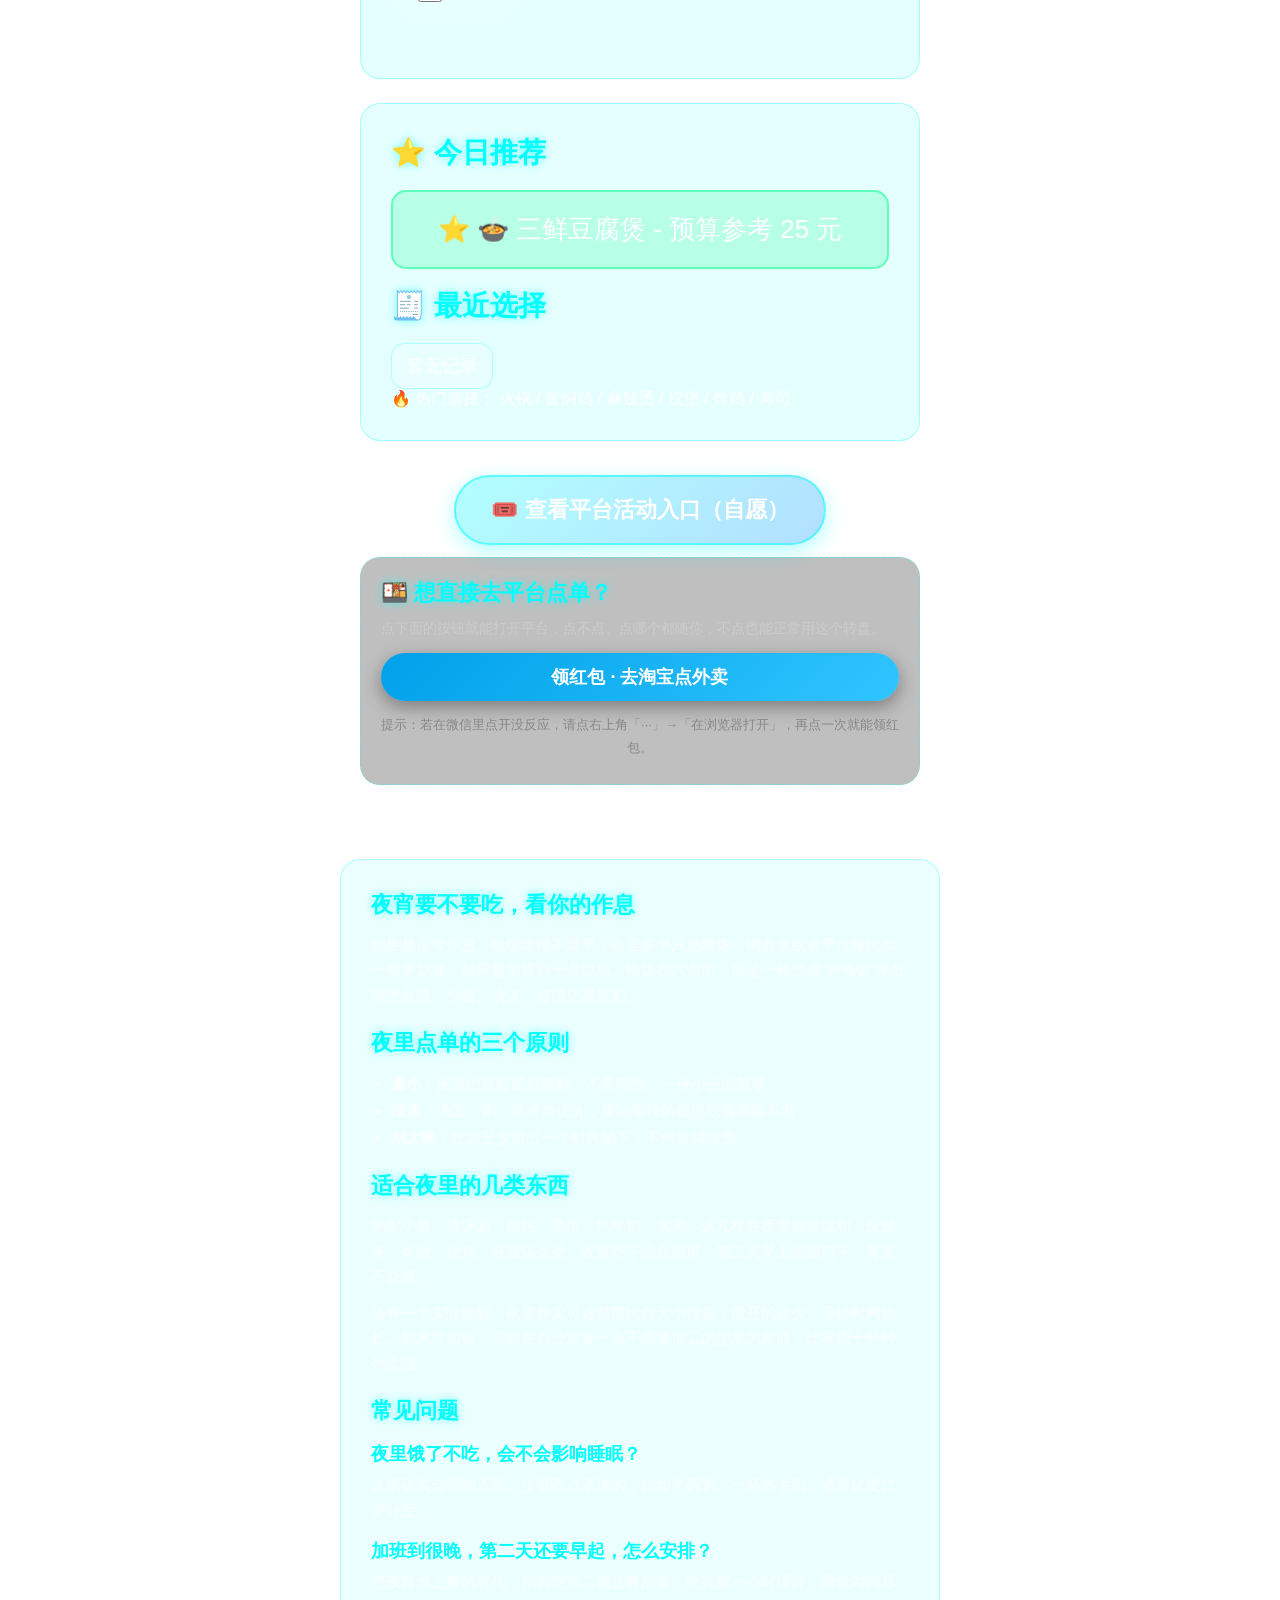
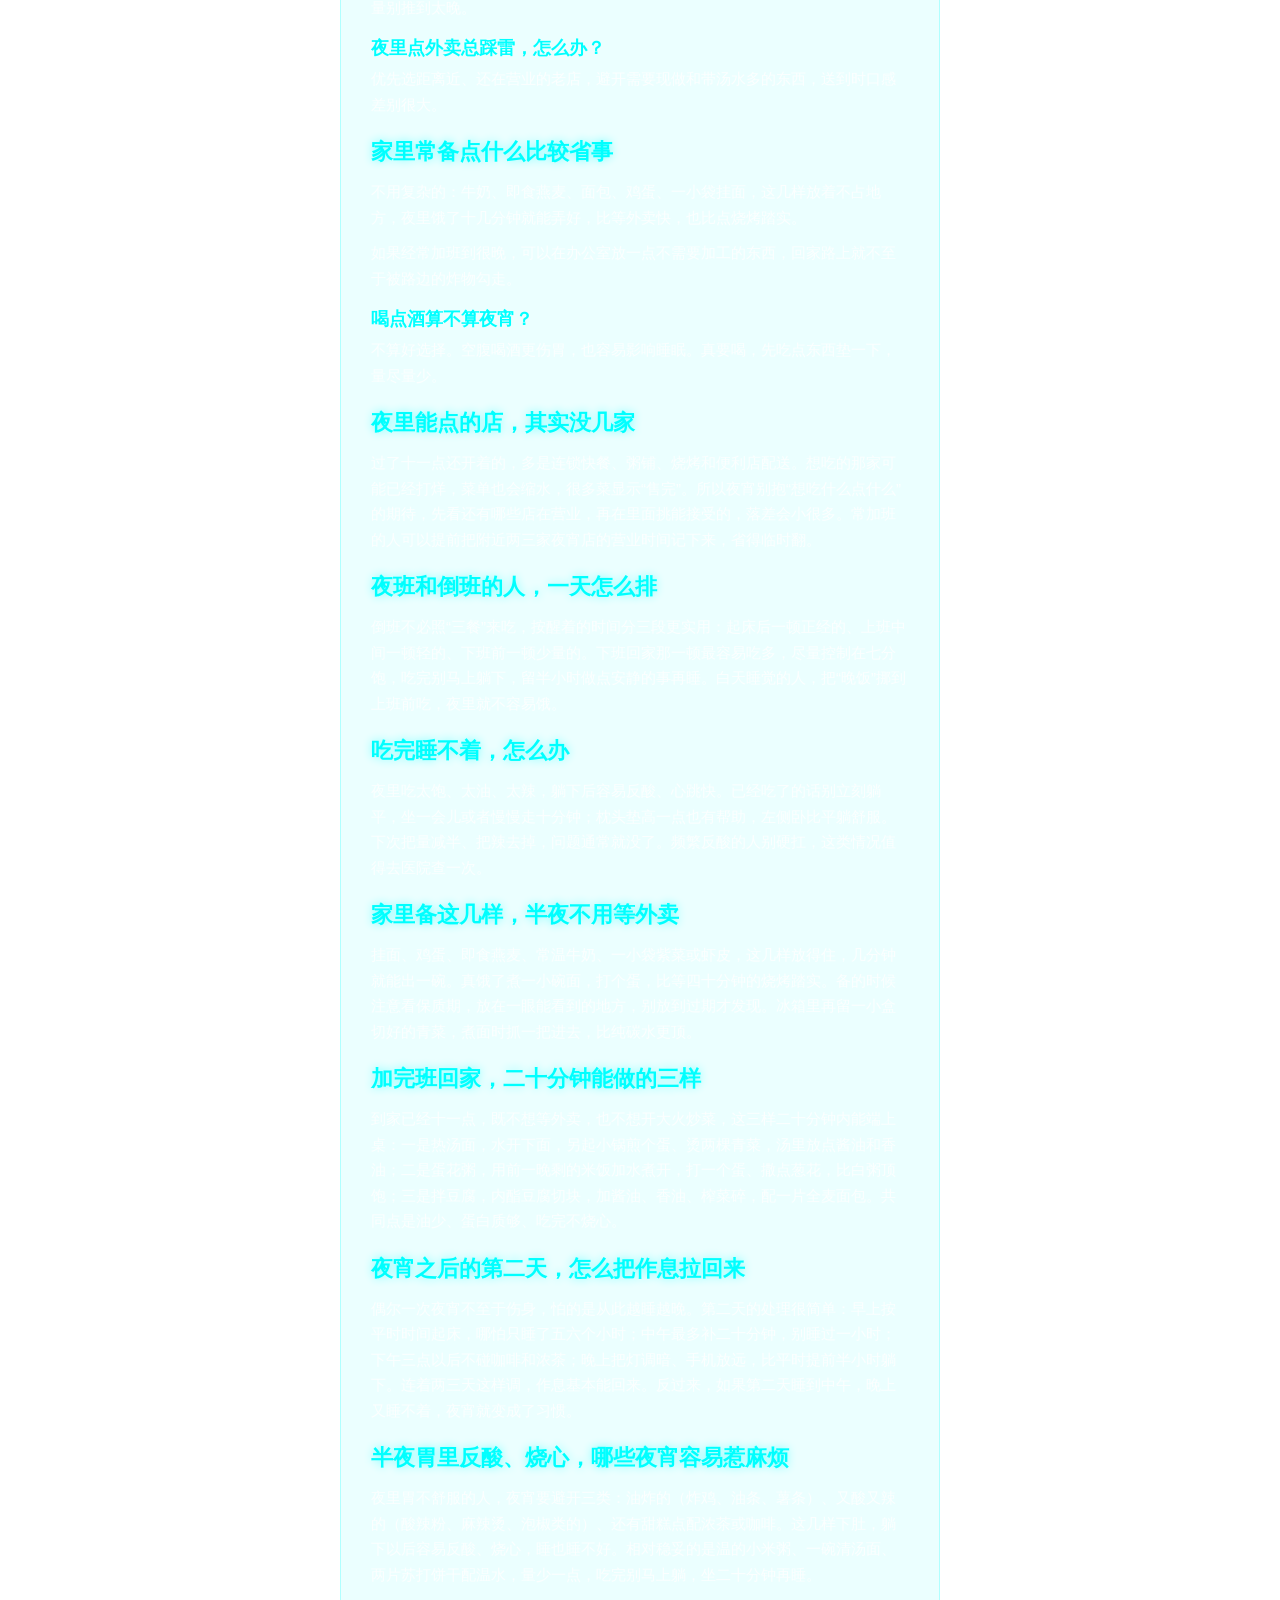
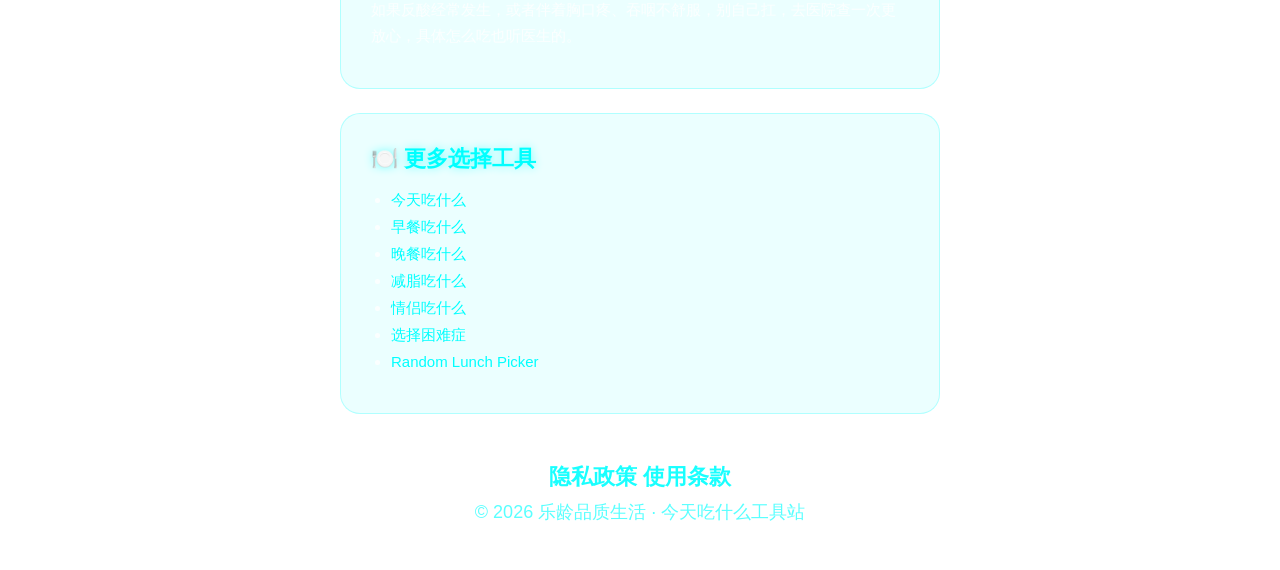
<file: midnight.html>
<!DOCTYPE html>
<html lang="zh-CN">
<head>
    <script async src="https://pagead2.googlesyndication.com/pagead/js/adsbygoogle.js?client=ca-pub-3112556758844974"
     crossorigin="anonymous"></script>

  <meta charset="UTF-8" />
    <meta name="google-adsense-account" content="ca-pub-3112556758844974">
  <meta name="viewport" content="width=device-width, initial-scale=1.0, maximum-scale=1.0, user-scalable=no" />
  <meta name="description" content="夜宵吃什么总纠结？3秒随机帮你决定夜宵，不用再刷外卖刷到半夜。支持预算筛选、口味偏好、最近记录。注意夜宵尽量清淡少量，吃完别马上躺下，也要照顾好自己的作息。" />
  <meta name="keywords" content="夜宵转盘,今天吃什么,lunch picker,random lunch picker,food wheel,random food picker" />
  <title>夜宵吃什么？｜夜宵随机推荐工具｜夜宵选择困难症神器｜Random Lunch Picker</title>
  
  <link rel="icon" href="data:image/svg+xml,<svg xmlns='http://www.w3.org/2000/svg' viewBox='0 0 100 100'><text y='.9em' font-size='90'>🍜</text></svg>" />
  
  <meta property="og:image" content="https://lunch.anrjai.com/og-cover.png" />
  <meta name="twitter:card" content="summary_large_image" />
<meta name="twitter:title" content="今天吃什么？随机夜宵转盘" />
<meta name="twitter:description" content="3秒随机帮你决定夜宵，支持预算筛选和口味偏好。" />
   
  <link rel="canonical" href="https://lunch.anrjai.com/midnight.html">

  <meta property="og:title" content="今天吃什么？外卖红包转盘" />
  <meta property="og:description" content="夜宵吃什么总纠结？3秒随机帮你决定夜宵，不用再刷外卖刷到半夜。支持预算筛选、口味偏好、最近记录。注意夜宵尽量清淡少量，吃完别马上躺下，也要照顾好自己的作息。" />
  <meta property="og:type" content="website" />
    <meta property="og:site_name" content="今天吃什么工具站">
  <meta property="og:url" content="https://lunch.anrjai.com/midnight.html" />
  <meta property="og:locale" content="zh_CN" />
  <meta property="og:locale:alternate" content="en_US" />

  <script type="application/ld+json">
  {
    "@context": "https://schema.org",
    "@type": "WebApplication",
    "name": "今天吃什么 - 外卖红包转盘",
    "description": "随机夜宵转盘工具，帮你决定今天吃什么，同时领取外卖优惠红包",
    "url": "https://lunch.anrjai.com/",
    "applicationCategory": "LifestyleApplication",
    "inLanguage": "zh-CN"
  }
  </script>
  <link rel="stylesheet" href="style.css" />
    <meta name="robots" content="index, follow" />
</head>

<body>
  <canvas id="particleCanvas"></canvas>

  <div class="container">
    <header>
      <h1 class="title">🍱 今天夜宵吃什么？3秒随机帮你决定夜宵</h1>
      <p class="brand-text">
        乐龄品质生活｜今天吃什么工具站
        </p>
      <p class="subtitle">
        每天晚上纠结吃什么？点一下直接给答案（可选：结果页提供外卖优惠入口，自愿领取）。
      </p>
    </header>

    <p id="locationHint" class="location-hint" aria-live="polite"></p>

    <div class="button-area">
      <div class="today-tip">
        🔥 查看今日优惠信息，先领红包再下单更省钱
      </div> 
      <button id="spinBtn" class="btn-primary" type="button">🍜 立即帮我选夜宵</button>
      <button id="againBtn" class="btn-secondary" type="button" disabled>🔄 换一个结果</button>
    </div>

    <div class="tool-area">
      <button id="menuBtn" class="btn-tool" type="button">📋 菜单目录</button>
      <button id="statsBtn" class="btn-tool" type="button">📊 查看统计</button>
      <button id="clearBtn" class="btn-tool btn-danger" type="button">🗑️ 清除数据</button>
    </div>

    <p class="tip-text">
      *说明：本页为“夜宵选择工具”。如您主动点击相关入口，将跳转第三方平台查看优惠信息；是否领券/下单以第三方页面为准。
    </p>

    <div class="wheel-container">
      <canvas id="wheelCanvas" aria-label="夜宵选择随机转盘" role="img"></canvas>
    </div>

    <section class="filter-section">
      <h2 class="section-title">💰 预算控制</h2>
      <div class="budget-controls">
        <label class="budget-option">
          <input type="radio" name="budget" value="30" checked />
          <span>30元</span>
        </label>
        <label class="budget-option">
          <input type="radio" name="budget" value="50" />
          <span>50元</span>
        </label>
        <label class="budget-option">
          <input type="radio" name="budget" value="100" />
          <span>100元或请人吃😎</span>
        </label>
        <label class="budget-option">
          <input type="radio" name="budget" value="999" />
          <span>不限</span>
        </label>
      </div>

      <h2 class="section-title">🌶️ 口味偏好</h2>
      <div class="taste-controls">
        <label class="taste-option">
          <input type="checkbox" name="taste" value="清淡" />
          <span>清淡</span>
        </label>
        <label class="taste-option">
          <input type="checkbox" name="taste" value="中辣" />
          <span>中辣</span>
        </label>
        <label class="taste-option">
          <input type="checkbox" name="taste" value="重辣" />
          <span>重辣</span>
        </label>
        <label class="taste-option">
          <input type="checkbox" name="taste" value="素食" />
          <span>素食</span>
        </label>
      </div>
    </section>

    <section class="recommend-section">
      <h2 class="section-title">⭐ 今日推荐</h2>
      <div id="todayRecommend" class="recommend-item">加载中...</div>

      <h2 class="section-title">🧾 最近选择</h2>
      <div id="recentChips" class="recent-chips"></div>
      
      <div class="hot-keywords">
        🔥 热门选择：
        <span class="keyword-tag">火锅</span> / 
        <span class="keyword-tag">黄焖鸡</span> / 
        <span class="keyword-tag">麻辣烫</span> / 
        <span class="keyword-tag">汉堡</span> / 
        <span class="keyword-tag">炸鸡</span> / 
        <span class="keyword-tag">寿司</span>
      </div>
    </section>

    <div class="menu-catalog-section">
      <a id="catalogBtn" class="btn-catalog" href="javascript:void(0);" rel="noopener noreferrer">
        🎟️ 查看平台活动入口（自愿）
      </a>
    </div>

    <div class="platform-section" style="display:none;">
      <h2 class="section-title platform-title">🍱 想直接去平台点单？</h2>
      <p class="platform-tip">
        点下面的按钮就能打开平台，点不点、点哪个都随你，不点也能正常用这个转盘。
      </p>
      <div class="platform-buttons">
        <button id="elemeBtn" class="btn-platform btn-eleme" type="button">
          领红包 · 去淘宝点外卖
        </button>
        <button id="jingdongBtn" class="btn-platform btn-jingdong" type="button">
          京东外卖
        </button>
      </div>
    </div>
  </div>

  <div id="resultModal" class="modal" aria-hidden="true">
    <div class="modal-content" role="dialog" aria-modal="true">
      <div class="modal-icon" id="modalIcon">🎉</div>
      <h2 class="modal-title" id="modalTitle">恭喜你！</h2>
      <p class="modal-text" id="modalText">今天吃火锅！</p>

      <div class="modal-buttons">
        <button id="modalActionBtn" class="btn-share" type="button">🎟️ 领取外卖红包</button>
        <button id="modalAgainBtn" class="btn-close" type="button">🔄 换一个结果</button>
      </div>

      <!-- 外卖红包二维码 -->
      <div id="qrBlock" style="display:none; margin-top:16px; padding-top:14px; border-top:1px solid #eee; text-align:center;">
        <p style="margin:0 0 10px; font-size:15px; color:#333; font-weight:bold;">🧧 领外卖红包</p>
        <img src="qr-hongbao.png" alt="外卖红包二维码" style="width:168px; height:168px; border-radius:12px; background:#fff; padding:8px; box-shadow:0 2px 10px rgba(0,0,0,0.08);">
        <p style="margin:12px 0 0; font-size:14px; color:#555; line-height:1.9;">📱 手机上：点上面按钮直接领<br>💻 电脑上：用手机淘宝扫码<br><span style="color:#999; font-size:12px;">红包活动由淘宝平台提供</span></p>
      </div>

    </div>
  </div>

  <section class="seo-text"><h2>夜宵要不要吃，看你的作息</h2>
<p>如果是正常作息、晚饭吃得不算早，夜里多半只是嘴馋，喝点水或者早点睡比加一顿更划算。如果是加班到十点以后、晚饭在六点前，那这一顿当成“补晚饭”来处理更合适，少量、清淡、好消化是原则。</p>

<h2>夜里点单的三个原则</h2>
<ul class="seo-list">
<li><b>量小</b>：夜里的目标是别饿醒，不是吃饱。一份小份的就够</li>
<li><b>清淡</b>：汤面、粥、蒸煮类优先，重油重辣的夜里吃容易睡不着</li>
<li><b>别太晚</b>：吃完至少留出一小时再躺下，不然胀得难受</li>
</ul>

<h2>适合夜里的几类东西</h2>
<p>粥配小菜、清汤面、馄饨、蒸蛋、热牛奶、水果，这几样在夜里都算温和。反过来，炸物、烧烤、麻辣锅这类，夜里吃下去负担重，第二天早上容易口干、胃里不舒服。</p>
<p>还有一个实际提醒：夜里外卖可选范围比白天小很多，能开的店少，等待时间也长。如果常加班，可以在办公室备一点不需要加工的垫底的东西，比等四十分钟外卖强。</p>

<h2>常见问题</h2>
<h3>夜里饿了不吃，会不会影响睡眠？</h3>
<p>太饿确实会影响入睡。少量吃点清淡的，比如半碗粥、一杯热牛奶，通常比硬扛更好受。</p>
<h3>加班到很晚，第二天还要早起，怎么安排？</h3>
<p>把夜宵当正餐的替代，别再吃第二顿正餐的量；吃完留一小时缓冲，睡觉时间尽量别推到太晚。</p>
<h3>夜里点外卖总踩雷，怎么办？</h3>
<p>优先选距离近、还在营业的老店，避开需要现做和带汤水多的东西，送到时口感差别很大。</p><h2>家里常备点什么比较省事</h2>
<p>不用复杂的：牛奶、即食燕麦、面包、鸡蛋、一小袋挂面，这几样放着不占地方，夜里饿了十几分钟就能弄好，比等外卖快，也比点烧烤踏实。</p>
<p>如果经常加班到很晚，可以在办公室放一点不需要加工的东西，回家路上就不至于被路边的炸物勾走。</p>
  <h3>喝点酒算不算夜宵？</h3>
<p>不算好选择。空腹喝酒更伤胃，也容易影响睡眠。真要喝，先吃点东西垫一下，量尽量少。</p>
  
<h2>夜里能点的店，其实没几家</h2>
<p>过了十一点还开着的，多是连锁快餐、粥铺、烧烤和便利店配送。想吃的那家可能已经打烊，菜单也会缩水，很多菜显示“售完”。所以夜宵别抱“想吃什么点什么”的期待，先看还有哪些店在营业，再在里面挑能接受的，落差会小很多。常加班的人可以提前把附近两三家夜宵店的营业时间记下来，省得临时翻。</p>

<h2>夜班和倒班的人，一天怎么排</h2>
<p>倒班不必照“三餐”来吃，按醒着的时间分三段更实用：起床后一顿正经的、上班中间一顿轻的、下班前一顿少量的。下班回家那一顿最容易吃多，尽量控制在七分饱，吃完别马上躺下，留半小时做点安静的事再睡。白天睡觉的人，把“晚饭”挪到上班前吃，夜里就不容易饿。</p>

<h2>吃完睡不着，怎么办</h2>
<p>夜里吃太饱、太油、太辣，躺下后容易反酸、心跳快。已经吃了的话别立刻躺平，坐一会儿或者慢慢走十分钟；枕头垫高一点也有帮助，左侧卧比平躺舒服。下次把量减半、把辣去掉，问题通常就没了。频繁反酸的人别硬扛，这类情况值得去医院查一次。</p>

<h2>家里备这几样，半夜不用等外卖</h2>
<p>挂面、鸡蛋、即食燕麦、常温牛奶、一小袋紫菜或虾皮，这几样放得住，几分钟就能出一碗。真饿了煮一小碗面，打个蛋，比等四十分钟的烧烤踏实。备的时候注意看保质期，放在一眼能看到的地方，别放到过期才发现。冰箱里再留一小盒切好的青菜，煮面时抓一把进去，比纯碳水更顶。</p>
<h2>加完班回家，二十分钟能做的三样</h2>
<p>到家已经十一点，既不想等外卖，也不想开大火炒菜，这三样二十分钟内能端上桌：一是热汤面，水开下面，另起小锅煎个蛋、烫两棵青菜，汤里放点酱油和香油；二是蛋花粥，用前一晚剩的米饭加水煮开，打一个蛋、撒点葱花，比白粥顶饱；三是拌豆腐，内酯豆腐切块，加酱油、香油、榨菜碎，配一片全麦面包。共同点是油少、蛋白质够、吃完不烧心。</p>
<h2>夜宵之后的第二天，怎么把作息拉回来</h2>
<p>偶尔一次夜宵不至于伤身，怕的是从此越睡越晚。第二天的处理很简单：早上按平时时间起床，哪怕只睡了五六个小时；中午最多补二十分钟，别睡过一小时；下午三点以后不碰咖啡和浓茶；晚上把灯调暗、手机放远，比平时提前半小时躺下。连着两三天这样调，作息基本能回来。反过来，如果第二天睡到中午，晚上又睡不着，夜宵就变成了习惯。</p>
<h2>半夜胃里反酸、烧心，哪些夜宵容易惹麻烦</h2>
<p>夜里胃不舒服的人，夜宵要避开三类：油炸的（炸鸡、油条、薯条）、又酸又辣的（酸辣粉、麻辣烫、泡椒类的）、还有甜糕点配浓茶或咖啡。这几样下肚，躺下以后容易反酸、烧心，睡也睡不好。相对稳妥的是温的小米粥、一碗清汤面、两片苏打饼干配温水，量少一点，吃完别马上躺，坐二十分钟再睡。</p>
<p>如果反酸经常发生，或者伴着胸口疼、吞咽不舒服，别自己扛，去医院查一次更放心，具体怎么吃也听医生的。</p>
</section>
  
  <section class="related-links">
    <h2>🍽️ 更多选择工具</h2>
    <ul>
      <li><a href="what-to-eat.html">今天吃什么</a></li>
      <li><a href="breakfast.html">早餐吃什么</a></li>
      <li><a href="dinner.html">晚餐吃什么</a></li>
      <li><a href="diet.html">减脂吃什么</a></li>
      <li><a href="couple.html">情侣吃什么</a></li>
      <li><a href="decision.html">选择困难症</a></li>
      <li><a href="food-wheel.html">Random Lunch Picker</a></li>
    </ul>
  </section>

  <footer class="footer">
    <div class="footer-links">
      <a id="privacyLink" href="javascript:void(0);">隐私政策</a>
      <a id="termsLink" href="javascript:void(0);">使用条款</a>
    </div>
    <p class="footer-note">© 2026 乐龄品质生活 · 今天吃什么工具站  </p></footer>

  <div id="infoModal" class="modal" aria-hidden="true">
    <div class="modal-content" role="dialog" aria-modal="true">
      <h2 class="modal-title" id="infoTitle">信息</h2>
      <p class="modal-text" id="infoText">内容</p>
      <div class="modal-buttons">
        <button id="infoOkBtn" class="btn-share" type="button">✅ 我知道了</button>
      </div>
    </div>
  </div>

  <script src="script.js"></script>
</body>
</html>
</file>
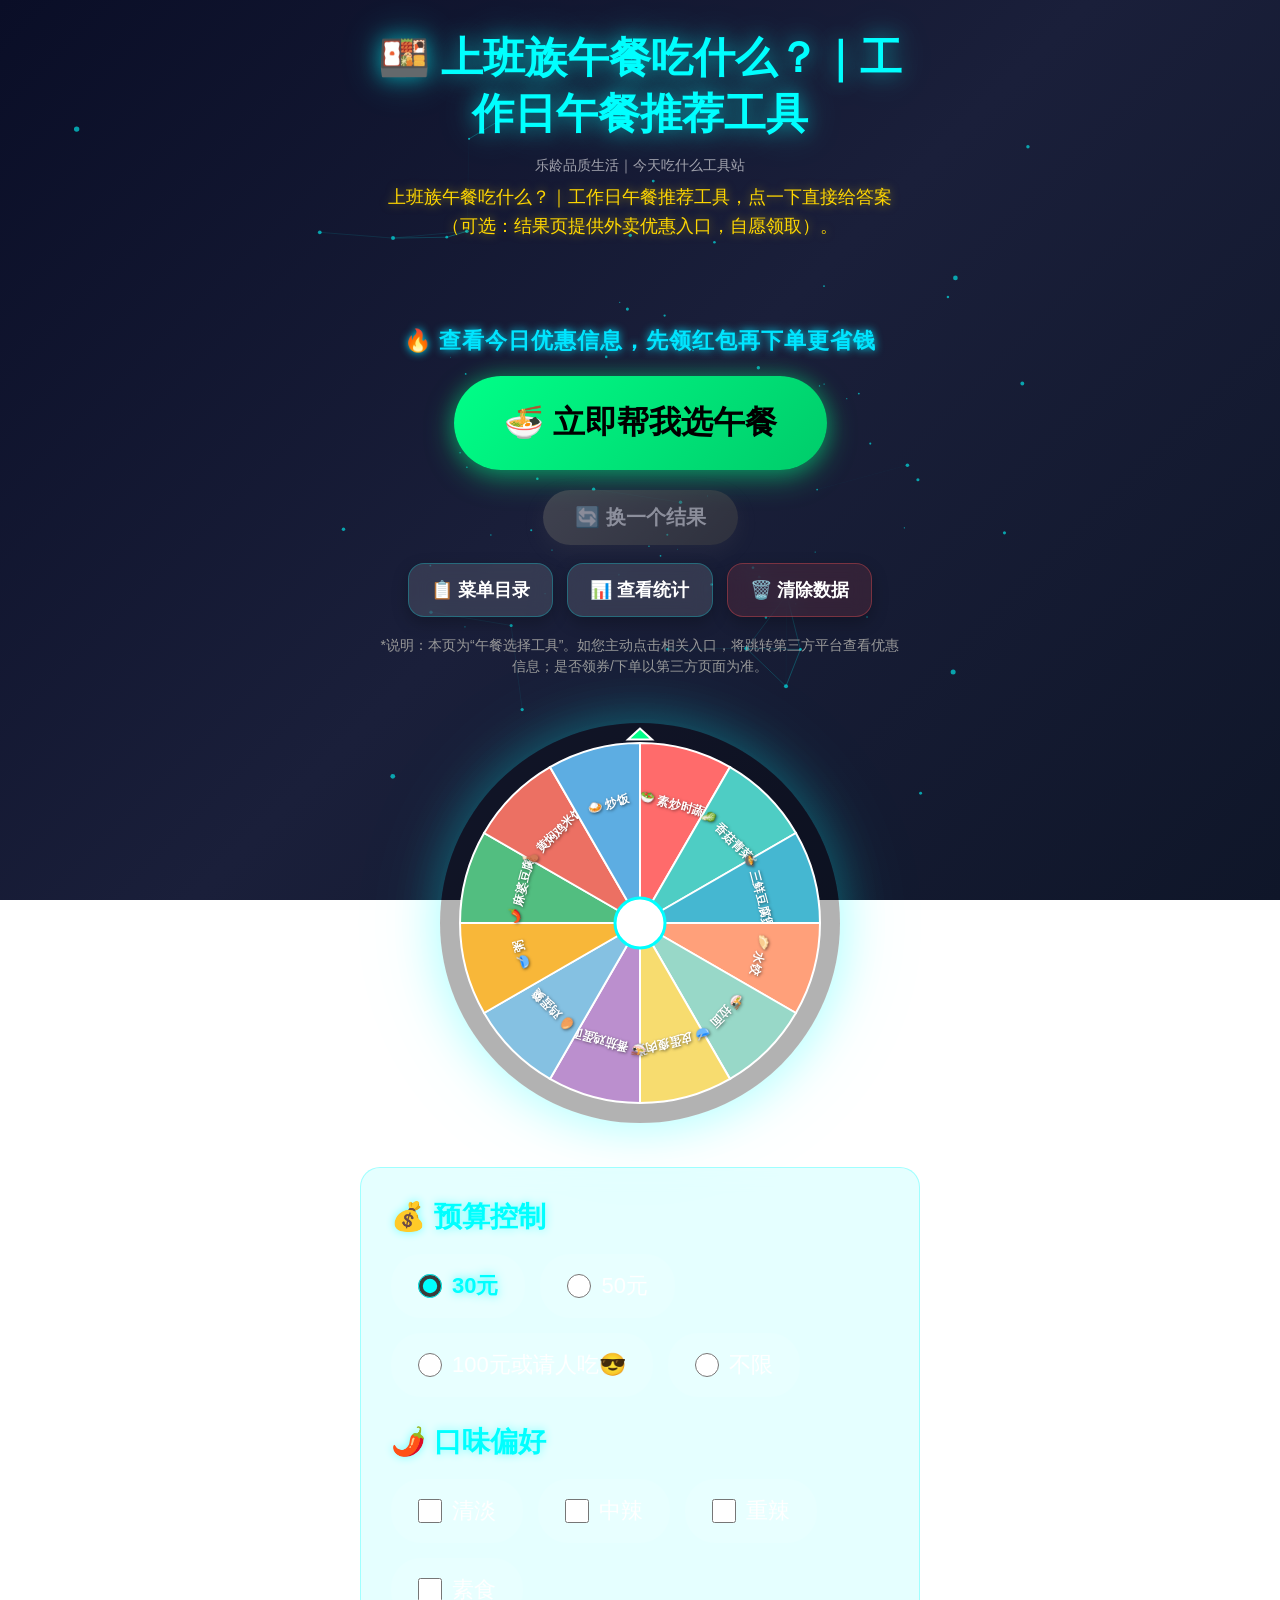
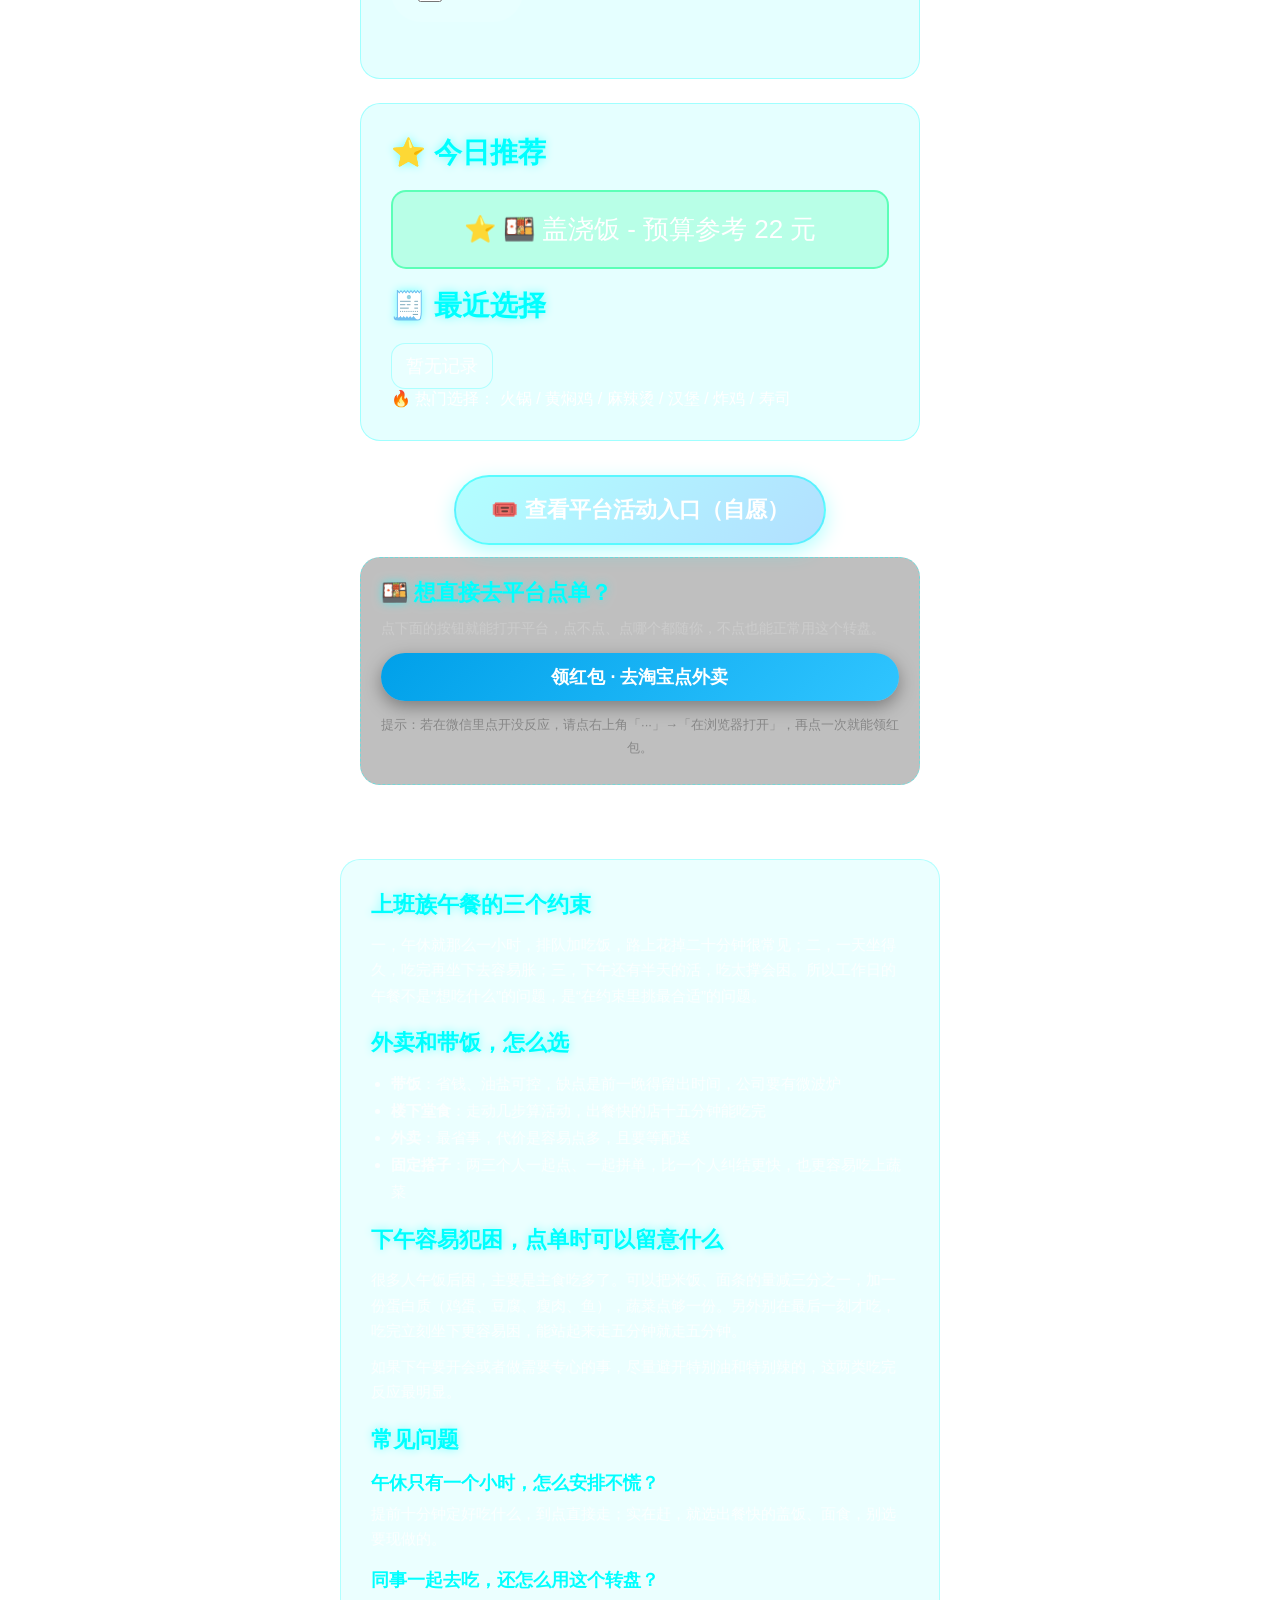
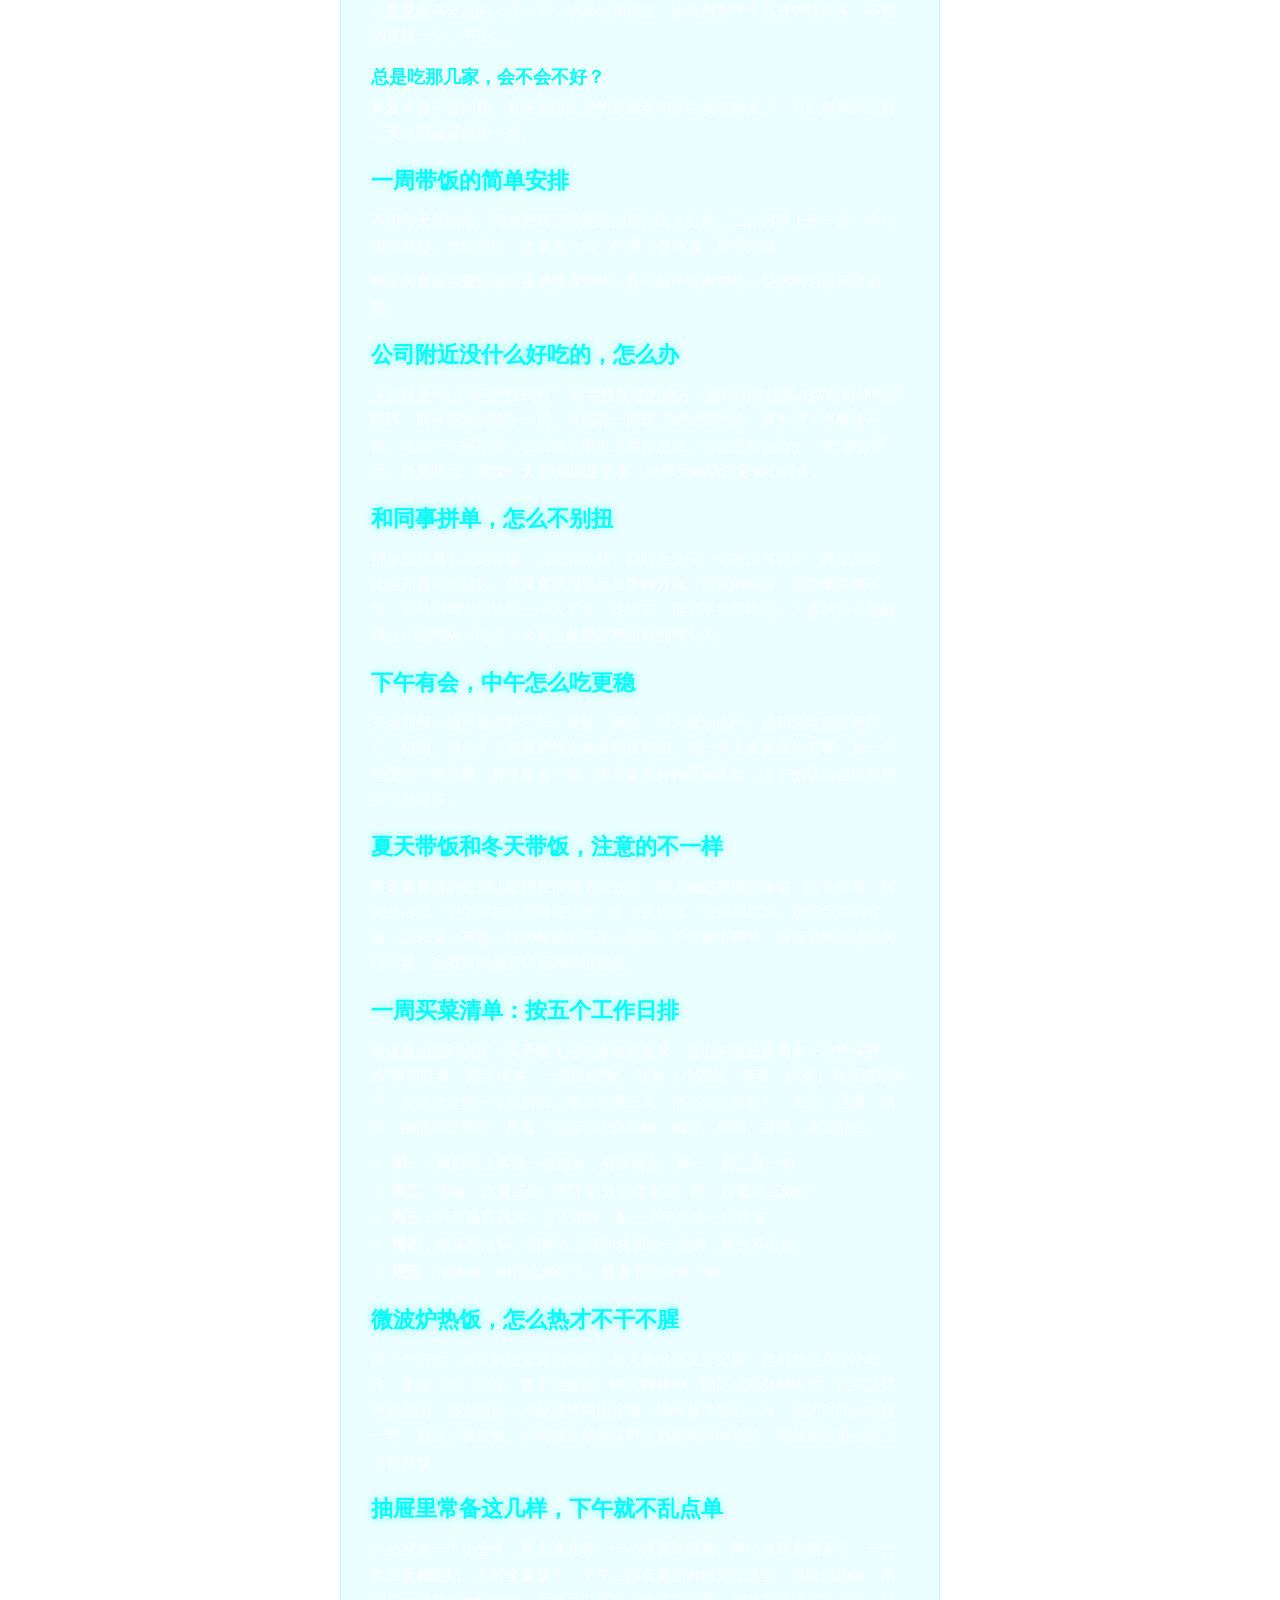
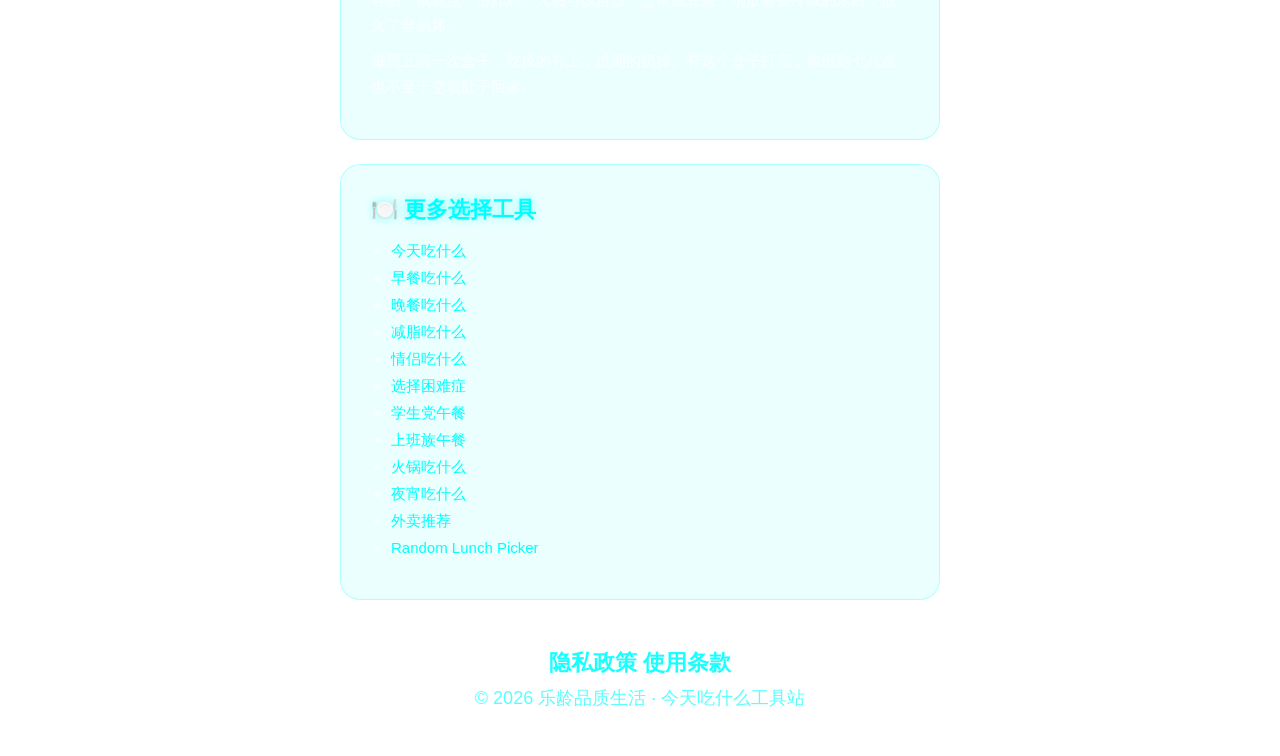
<file: office.html>
<!DOCTYPE html>
<html lang="zh-CN">
<head>
    <script async src="https://pagead2.googlesyndication.com/pagead/js/adsbygoogle.js?client=ca-pub-3112556758844974"
     crossorigin="anonymous"></script>

  <meta charset="UTF-8" />
    <meta name="google-adsense-account" content="ca-pub-3112556758844974">
  <meta name="viewport" content="width=device-width, initial-scale=1.0, maximum-scale=1.0, user-scalable=no" />
  <meta name="description" content="上班族午餐总纠结？3秒随机帮你决定今天吃什么。支持预算筛选、口味偏好、最近记录，午休时间短，点一下就能出结果，不用再和同事互相问半天，把时间留给休息。" />
  <meta name="keywords" content="午餐转盘,今天吃什么,lunch picker,random lunch picker,food wheel,random food picker" />
  <title>上班族午餐吃什么？｜工作日午餐推荐工具｜Random Lunch Picker</title>
  
  <link rel="icon" href="data:image/svg+xml,<svg xmlns='http://www.w3.org/2000/svg' viewBox='0 0 100 100'><text y='.9em' font-size='90'>🍜</text></svg>" />
  
  <meta property="og:image" content="https://lunch.anrjai.com/og-cover.png" />
  <meta name="twitter:card" content="summary_large_image" />
<meta name="twitter:title" content="上班族午餐吃什么？｜工作日午餐推荐工具" />
<meta name="twitter:description" content="3秒随机帮你决定午餐，支持预算筛选和口味偏好。" />
   
  <link rel="canonical" href="https://lunch.anrjai.com/office.html">

  <meta property="og:title" content="上班族午餐吃什么？｜工作日午餐推荐工具" />
  <meta property="og:description" content="上班族午餐总纠结？3秒随机帮你决定今天吃什么。支持预算筛选、口味偏好、最近记录，午休时间短，点一下就能出结果，不用再和同事互相问半天，把时间留给休息。" />
  <meta property="og:type" content="website" />
    <meta property="og:site_name" content="今天吃什么工具站">
  <meta property="og:url" content="https://lunch.anrjai.com/office.html">
  <meta property="og:locale" content="zh_CN" />
  <meta property="og:locale:alternate" content="en_US" />

  <script type="application/ld+json">
  {
    "@context": "https://schema.org",
    "@type": "WebApplication",
    "name": "上班族午餐吃什么",
"description": "帮助上班族快速决定今天午餐吃什么的随机推荐工具。",
"url": "https://lunch.anrjai.com/office.html",
    "applicationCategory": "LifestyleApplication",
    "inLanguage": "zh-CN"
  }
  </script>
  <link rel="stylesheet" href="style.css" />
    <meta name="robots" content="index, follow" />
</head>

<body>
  <canvas id="particleCanvas"></canvas>

  <div class="container">
    <header>
      <h1 class="title">🍱 上班族午餐吃什么？｜工作日午餐推荐工具</h1>
      <p class="brand-text">
        乐龄品质生活｜今天吃什么工具站
        </p>
      <p class="subtitle">
        上班族午餐吃什么？｜工作日午餐推荐工具，点一下直接给答案（可选：结果页提供外卖优惠入口，自愿领取）。
      </p>
    </header>

    <p id="locationHint" class="location-hint" aria-live="polite"></p>

    <div class="button-area">
      <div class="today-tip">
        🔥 查看今日优惠信息，先领红包再下单更省钱
      </div> 
      <button id="spinBtn" class="btn-primary" type="button">🍜 立即帮我选午餐</button>
      <button id="againBtn" class="btn-secondary" type="button" disabled>🔄 换一个结果</button>
    </div>

    <div class="tool-area">
      <button id="menuBtn" class="btn-tool" type="button">📋 菜单目录</button>
      <button id="statsBtn" class="btn-tool" type="button">📊 查看统计</button>
      <button id="clearBtn" class="btn-tool btn-danger" type="button">🗑️ 清除数据</button>
    </div>

    <p class="tip-text">
      *说明：本页为“午餐选择工具”。如您主动点击相关入口，将跳转第三方平台查看优惠信息；是否领券/下单以第三方页面为准。
    </p>

    <div class="wheel-container">
      <canvas id="wheelCanvas" aria-label="午餐选择随机转盘" role="img"></canvas>
    </div>

    <section class="filter-section">
      <h2 class="section-title">💰 预算控制</h2>
      <div class="budget-controls">
        <label class="budget-option">
          <input type="radio" name="budget" value="30" checked />
          <span>30元</span>
        </label>
        <label class="budget-option">
          <input type="radio" name="budget" value="50" />
          <span>50元</span>
        </label>
        <label class="budget-option">
          <input type="radio" name="budget" value="100" />
          <span>100元或请人吃😎</span>
        </label>
        <label class="budget-option">
          <input type="radio" name="budget" value="999" />
          <span>不限</span>
        </label>
      </div>

      <h2 class="section-title">🌶️ 口味偏好</h2>
      <div class="taste-controls">
        <label class="taste-option">
          <input type="checkbox" name="taste" value="清淡" />
          <span>清淡</span>
        </label>
        <label class="taste-option">
          <input type="checkbox" name="taste" value="中辣" />
          <span>中辣</span>
        </label>
        <label class="taste-option">
          <input type="checkbox" name="taste" value="重辣" />
          <span>重辣</span>
        </label>
        <label class="taste-option">
          <input type="checkbox" name="taste" value="素食" />
          <span>素食</span>
        </label>
      </div>
    </section>

    <section class="recommend-section">
      <h2 class="section-title">⭐ 今日推荐</h2>
      <div id="todayRecommend" class="recommend-item">加载中...</div>

      <h2 class="section-title">🧾 最近选择</h2>
      <div id="recentChips" class="recent-chips"></div>
      
      <div class="hot-keywords">
        🔥 热门选择：
        <span class="keyword-tag">火锅</span> / 
        <span class="keyword-tag">黄焖鸡</span> / 
        <span class="keyword-tag">麻辣烫</span> / 
        <span class="keyword-tag">汉堡</span> / 
        <span class="keyword-tag">炸鸡</span> / 
        <span class="keyword-tag">寿司</span>
      </div>
    </section>

    <div class="menu-catalog-section">
      <a id="catalogBtn" class="btn-catalog" href="javascript:void(0);" rel="noopener noreferrer">
        🎟️ 查看平台活动入口（自愿）
      </a>
    </div>

    <div class="platform-section"style="display:none;">
      <h2 class="section-title platform-title">🍱 想直接去平台点单？</h2>
      <p class="platform-tip">
        点下面的按钮就能打开平台，点不点、点哪个都随你，不点也能正常用这个转盘。
      </p>
      <div class="platform-buttons">
        <button id="elemeBtn" class="btn-platform btn-eleme" type="button">
          领红包 · 去淘宝点外卖
        </button>
        <button id="jingdongBtn" class="btn-platform btn-jingdong" type="button">
          京东外卖
        </button>
      </div>
    </div>
  </div>

  <div id="resultModal" class="modal" aria-hidden="true">
    <div class="modal-content" role="dialog" aria-modal="true">
      <div class="modal-icon" id="modalIcon">🎉</div>
      <h2 class="modal-title" id="modalTitle">恭喜你！</h2>
      <p class="modal-text" id="modalText">今天吃火锅！</p>

      <div class="modal-buttons">
        <button id="modalActionBtn" class="btn-share" type="button">🎟️ 领取外卖红包</button>
        <button id="modalAgainBtn" class="btn-close" type="button">🔄 换一个结果</button>
      </div>

      <!-- 外卖红包二维码 -->
      <div id="qrBlock" style="display:none; margin-top:16px; padding-top:14px; border-top:1px solid #eee; text-align:center;">
        <p style="margin:0 0 10px; font-size:15px; color:#333; font-weight:bold;">🧧 领外卖红包</p>
        <img src="qr-hongbao.png" alt="外卖红包二维码" style="width:168px; height:168px; border-radius:12px; background:#fff; padding:8px; box-shadow:0 2px 10px rgba(0,0,0,0.08);">
        <p style="margin:12px 0 0; font-size:14px; color:#555; line-height:1.9;">📱 手机上：点上面按钮直接领<br>💻 电脑上：用手机淘宝扫码<br><span style="color:#999; font-size:12px;">红包活动由淘宝平台提供</span></p>
      </div>

    </div>
  </div>

  <section class="seo-text"><h2>上班族午餐的三个约束</h2>
<p>一，午休就那么一小时，排队加吃饭，路上花掉二十分钟很常见；二，一天坐得久，吃完再坐下去容易胀；三，下午还有半天的活，吃太撑会困。所以工作日的午餐不是“想吃什么”的问题，是“在约束里挑最合适”的问题。</p>

<h2>外卖和带饭，怎么选</h2>
<ul class="seo-list">
<li><b>带饭</b>：省钱、油盐可控，缺点是前一晚得留出时间，公司要有微波炉</li>
<li><b>楼下堂食</b>：走动几步算活动，出餐快的店十五分钟能吃完</li>
<li><b>外卖</b>：最省事，代价是容易点多，且要等配送</li>
<li><b>固定搭子</b>：两三个人一起点、一起拼单，比一个人纠结更快，也更容易吃上蔬菜</li>
</ul>

<h2>下午容易犯困，点单时可以留意什么</h2>
<p>很多人午饭后困，主要是主食吃多了。可以把米饭、面条的量减三分之一，加一份蛋白质（鸡蛋、豆腐、瘦肉、鱼），蔬菜点够一份。另外别在最后一刻才吃，吃完立刻坐下更容易困，能站起来走五分钟就走五分钟。</p>
<p>如果下午要开会或者做需要专心的事，尽量避开特别油和特别辣的，这两类吃完反应最明显。</p>

<h2>常见问题</h2>
<h3>午休只有一个小时，怎么安排不慌？</h3>
<p>提前十分钟定好吃什么，到点直接走；实在赶，就选出餐快的盖饭、面食，别选要现做的。</p>
<h3>同事一起去吃，还怎么用这个转盘？</h3>
<p>让意见最不坚定的人点一下，结果出来就定，比互相客气十几分钟快得多；不合适就换一个，不丢人。</p>
<h3>总是吃那几家，会不会不好？</h3>
<p>重复本身不算问题。真正值得注意的是蔬菜和蛋白质吃得太少，可以每周固定两三天点带蔬菜的那一类。</p><h2>一周带饭的简单安排</h2>
<p>不用每天单独做。周末把两三种能放的菜做出来分装，工作日早上带一份，中午加热就行。米饭可以一次多煮一点，分成小份冷冻，取用方便。</p>
<p>带饭的容器尽量选能直接进微波炉的，盖子留个缝再加热，受热均匀也不容易溅。</p>
  
<h2>公司附近没什么好吃的，怎么办</h2>
<p>先分清是“店少”还是“没试过”。写字楼扎堆的地方，能吃的往往藏在两条街外的居民区，或者商场的地下一层。可以花一周试三家没去过的，顺手记下出餐快不快、吃完下午困不困，以后就不用每天重新发愁。实在没有合适的，把“带饭两天、外卖两天、堂食一天”排成固定节奏，比每天临场决定省心得多。</p>

<h2>和同事拼单，怎么不别扭</h2>
<p>拼单最容易卡在两件事：口味和分账。口味上先问一句有没有忌口，再定品类，比点完再问要好办；分账直接用平台自带的分账，谁点的谁付，避免事后算不清。另外别每次都让同一个人下单，轮流来，谁都不觉得吃亏。人多的日子选能单点小份的店，比点一大桌合菜更容易照顾到每个人。</p>

<h2>下午有会，中午怎么吃更稳</h2>
<p>开会前那一顿尽量避开三样：重辣、重油、带大量汤水的。辣和油吃完容易口干、犯困，汤水多了跑厕所的次数会明显增加。选一份主食减量的套餐，加一个鸡蛋或一块豆腐，青菜单点一份。饭后走五分钟再回工位，下午的状态会比直接坐下好很多。</p>

<h2>夏天带饭和冬天带饭，注意的不一样</h2>
<p>夏天最要紧的是别让饭菜在常温下放太久：早上做好直接进冰箱，到公司第一时间放冷藏，中午再加热到彻底热透。冬天反过来，饭菜容易凉，选能保温的容器，汤和菜分开放，吃的时候不至于一锅混。不管哪个季节，带饭都别带隔夜的绿叶菜，这类菜回锅后口感和味道都差。</p>
<h2>一周买菜清单：按五个工作日排</h2>
<p>带饭最怕临时决定，头天晚上站在冰箱前发呆。省心的做法是周末一次性买齐，按“两天叶菜、两天根茎、一天现成”配。叶菜（小油菜、菠菜、生菜）当天洗净沥干，装保鲜盒垫一张厨房纸，能多放两三天；根茎类（胡萝卜、土豆、莲藕）耐放，搁阴凉处就行；再备一点能当蛋白质的：鸡蛋、鸡胸、豆腐、冷冻虾仁。</p>
<ul class="seo-list">
<li><b>周一</b>：周日晚上多做一份炖菜，分装两盒，周一、周二各一份</li>
<li><b>周二</b>：米饭一次煮三份，剩下的分小盒冷冻，取一份微波三分钟</li>
<li><b>周三</b>：叶菜最容易坏，这天用掉，配一个煎蛋或一块豆腐</li>
<li><b>周四</b>：根茎类出场，胡萝卜土豆切块和肉一起焖，装盒不出水</li>
<li><b>周五</b>：清冰箱，剩什么炒什么，或者干脆堂食一顿</li>
</ul>
<h2>微波炉热饭，怎么热才不干不腥</h2>
<p>同一个饭盒，有人热出来像刚做的，有人热出来又干又腥，差别就在几个小动作。米饭上洒一勺水、盖子留条缝，中火两分钟，比高火四分钟松软；鱼虾这类容易腥的，热之前放一片姜或挤两滴柠檬；绿叶菜单独装一格，热的时间比肉短一半，热过了就发黄。公司微波炉排队时先热需要时间长的，叶菜最后进去转三十秒就够。</p>
<h2>抽屉里常备这几样，下午就不乱点单</h2>
<p>办公室放一个小盒子，装上这几样：一小袋原味坚果、两小包即食燕麦片、一盒常温无糖酸奶、几片全麦饼干。下午三四点饿的时候先吃这些，再去想晚饭，不容易一饿就点一份炸鸡。天热可以再放一盒常温豆浆；别放需要冷藏的东西，放久了容易坏。</p>
<p>每周五清一次盒子，吃掉的补上，过期的扔掉。有这个盒子打底，加班到七八点也不至于空着肚子回家。</p>
</section>
  
  <section class="related-links">
    <h2>🍽️ 更多选择工具</h2>
    <ul>
      <li><a href="what-to-eat.html">今天吃什么</a></li>
      <li><a href="breakfast.html">早餐吃什么</a></li>
      <li><a href="dinner.html">晚餐吃什么</a></li>
      <li><a href="diet.html">减脂吃什么</a></li>
      <li><a href="couple.html">情侣吃什么</a></li>
      <li><a href="decision.html">选择困难症</a></li>
      <li><a href="student.html">学生党午餐</a></li>
      <li><a href="office.html">上班族午餐</a></li>
      <li><a href="hotpot.html">火锅吃什么</a></li>
      <li><a href="midnight.html">夜宵吃什么</a></li>
      <li><a href="takeout.html">外卖推荐</a></li>
      <li><a href="food-wheel.html">Random Lunch Picker</a></li>
    </ul>
  </section>

  <footer class="footer">
    <div class="footer-links">
      <a id="privacyLink" href="javascript:void(0);">隐私政策</a>
      <a id="termsLink" href="javascript:void(0);">使用条款</a>
    </div>
    <p class="footer-note">© 2026 乐龄品质生活 · 今天吃什么工具站  </p>
  </footer>

  <div id="infoModal" class="modal" aria-hidden="true">
    <div class="modal-content" role="dialog" aria-modal="true">
      <h2 class="modal-title" id="infoTitle">信息</h2>
      <p class="modal-text" id="infoText">内容</p>
      <div class="modal-buttons">
        <button id="infoOkBtn" class="btn-share" type="button">✅ 我知道了</button>
      </div>
    </div>
  </div>

  <script src="script.js"></script>
</body>
</html>
</file>
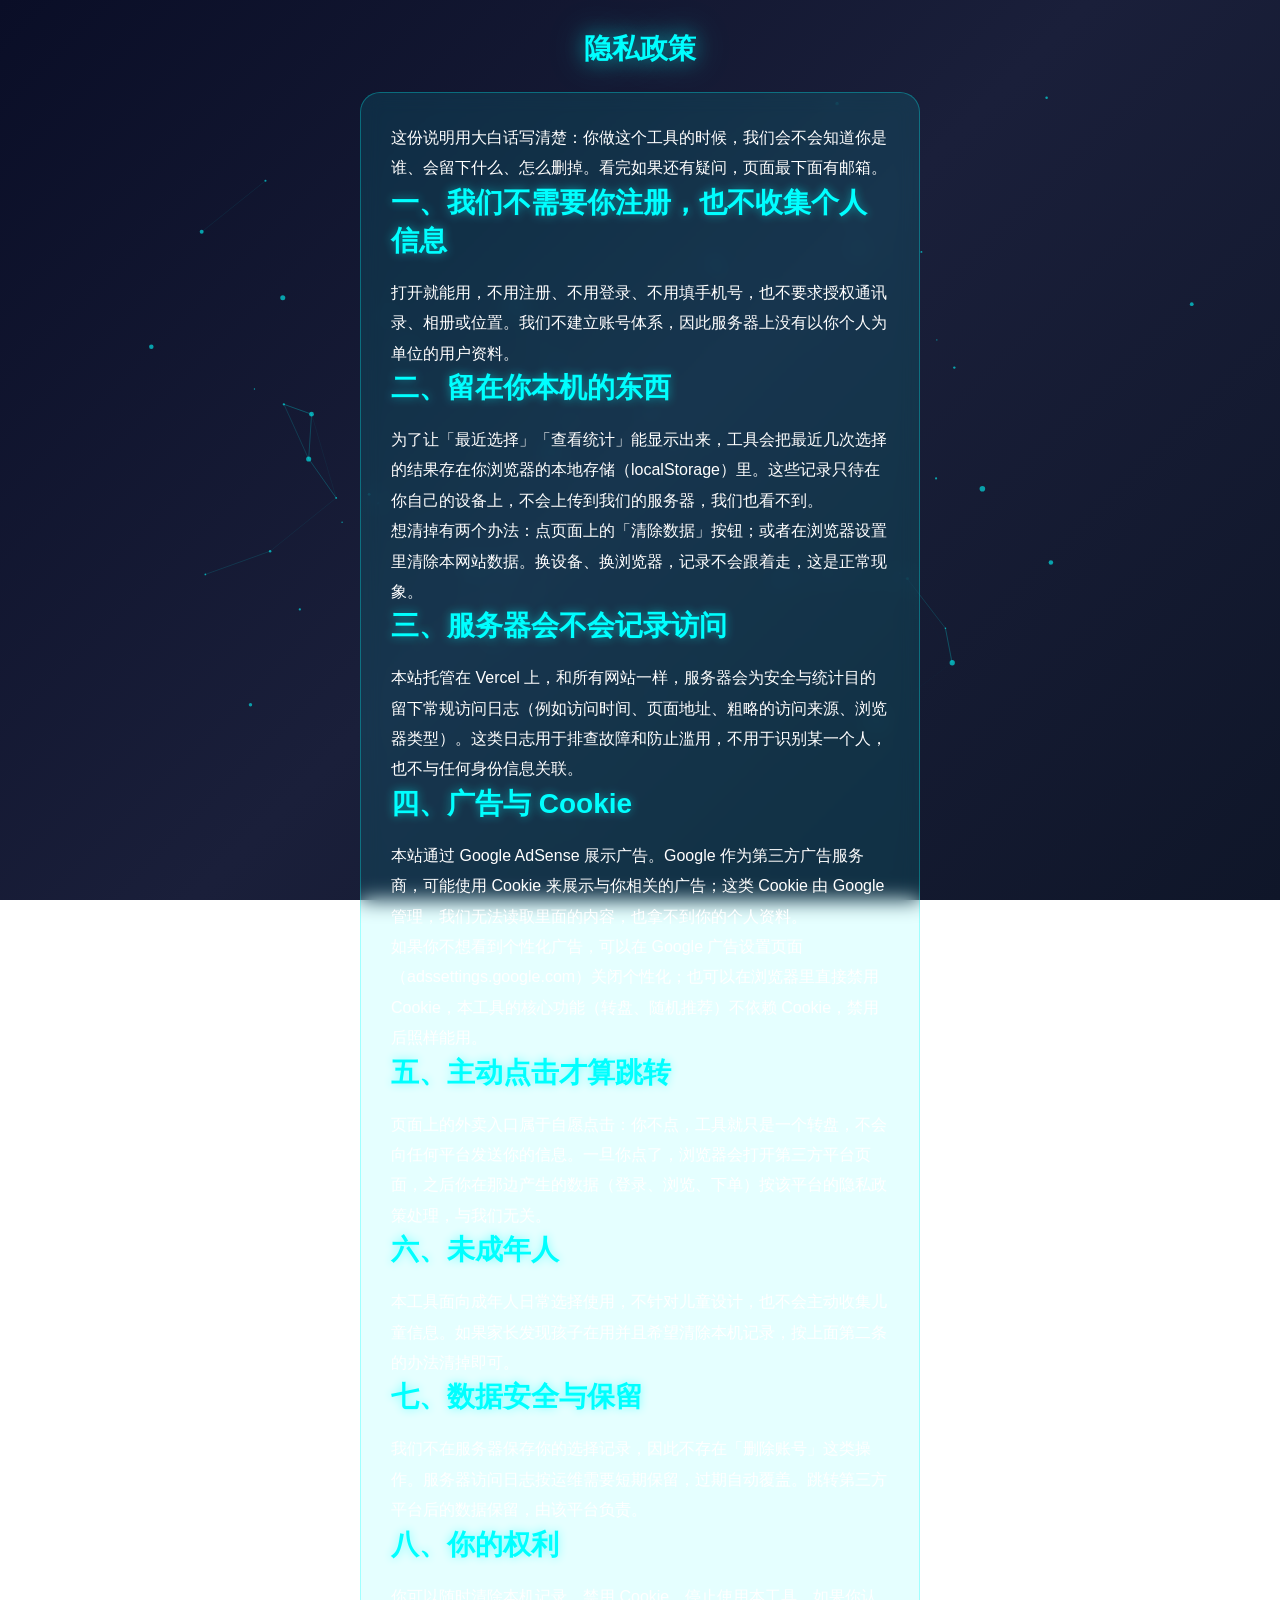
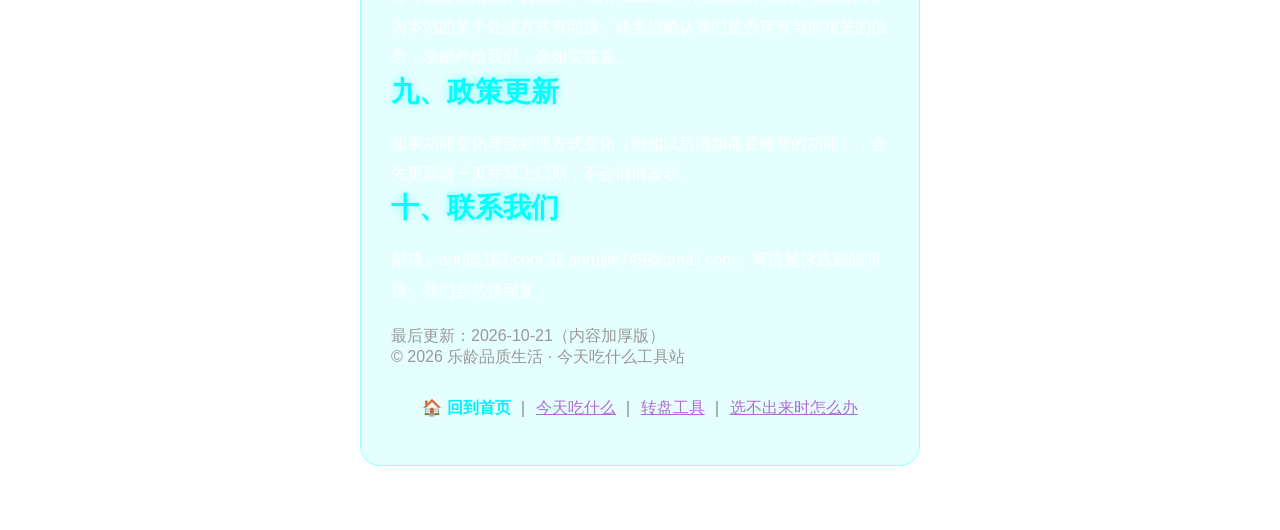
<file: privacy.html>
<!DOCTYPE html>
<html lang="zh-CN">
<head>
    <script async src="https://pagead2.googlesyndication.com/pagead/js/adsbygoogle.js?client=ca-pub-3112556758844974"
     crossorigin="anonymous"></script>

    <link rel="canonical" href="https://lunch.anrjai.com/privacy.html">
    <meta property="og:type" content="website">
    <meta property="og:title" content="隐私政策 - 今天吃什么工具站">
    <meta property="og:image" content="https://lunch.anrjai.com/og-cover.png">
    <meta property="og:description" content="今天吃什么工具站隐私政策：不收集个人信息、不做用户画像，最近选择只保存在你本机浏览器里；主动点击外卖入口才会跳转第三方平台。">
    <meta property="og:url" content="https://lunch.anrjai.com/privacy.html">
    <meta property="og:site_name" content="今天吃什么工具站">
  <meta charset="UTF-8" />
    <meta name="google-adsense-account" content="ca-pub-3112556758844974">
  <meta name="viewport" content="width=device-width, initial-scale=1.0" />
  <meta name="description" content="今天吃什么工具站隐私政策：不收集个人信息、不做用户画像，最近选择只保存在本机浏览器；主动点击外卖入口才会跳转第三方平台，其余时间不产生数据。" />
  <title>隐私政策 - 今天吃什么工具站</title>
  <link rel="stylesheet" href="style.css" />
    <script type="application/ld+json">
{"@context":"https://schema.org","@type":"WebPage","name":"隐私政策 - 今天吃什么工具站","url":"https://lunch.anrjai.com/privacy.html","inLanguage":"zh-CN","isPartOf":{"@type":"WebSite","name":"今天吃什么工具站","url":"https://lunch.anrjai.com/"}}
    </script>
</head>
<body>
  <canvas id="particleCanvas"></canvas>
  <div class="container">
    <h1 class="title" style="font-size:28px;">隐私政策</h1>
    <div class="filter-section">

      <p style="color:#fff;line-height:1.9;">这份说明用大白话写清楚：你做这个工具的时候，我们会不会知道你是谁、会留下什么、怎么删掉。看完如果还有疑问，页面最下面有邮箱。</p>

      <h2 class="section-title">一、我们不需要你注册，也不收集个人信息</h2>
      <p style="color:#fff;line-height:1.9;">打开就能用，不用注册、不用登录、不用填手机号，也不要求授权通讯录、相册或位置。我们不建立账号体系，因此服务器上没有以你个人为单位的用户资料。</p>

      <h2 class="section-title">二、留在你本机的东西</h2>
      <p style="color:#fff;line-height:1.9;">为了让「最近选择」「查看统计」能显示出来，工具会把最近几次选择的结果存在你浏览器的本地存储（localStorage）里。这些记录只待在你自己的设备上，不会上传到我们的服务器，我们也看不到。</p>
      <p style="color:#fff;line-height:1.9;">想清掉有两个办法：点页面上的「清除数据」按钮；或者在浏览器设置里清除本网站数据。换设备、换浏览器，记录不会跟着走，这是正常现象。</p>

      <h2 class="section-title">三、服务器会不会记录访问</h2>
      <p style="color:#fff;line-height:1.9;">本站托管在 Vercel 上，和所有网站一样，服务器会为安全与统计目的留下常规访问日志（例如访问时间、页面地址、粗略的访问来源、浏览器类型）。这类日志用于排查故障和防止滥用，不用于识别某一个人，也不与任何身份信息关联。</p>

      <h2 class="section-title">四、广告与 Cookie</h2>
      <p style="color:#fff;line-height:1.9;">本站通过 Google AdSense 展示广告。Google 作为第三方广告服务商，可能使用 Cookie 来展示与你相关的广告；这类 Cookie 由 Google 管理，我们无法读取里面的内容，也拿不到你的个人资料。</p>
      <p style="color:#fff;line-height:1.9;">如果你不想看到个性化广告，可以在 Google 广告设置页面（adssettings.google.com）关闭个性化；也可以在浏览器里直接禁用 Cookie，本工具的核心功能（转盘、随机推荐）不依赖 Cookie，禁用后照样能用。</p>

      <h2 class="section-title">五、主动点击才算跳转</h2>
      <p style="color:#fff;line-height:1.9;">页面上的外卖入口属于自愿点击：你不点，工具就只是一个转盘，不会向任何平台发送你的信息。一旦你点了，浏览器会打开第三方平台页面，之后你在那边产生的数据（登录、浏览、下单）按该平台的隐私政策处理，与我们无关。</p>

      <h2 class="section-title">六、未成年人</h2>
      <p style="color:#fff;line-height:1.9;">本工具面向成年人日常选择使用，不针对儿童设计，也不会主动收集儿童信息。如果家长发现孩子在用并且希望清除本机记录，按上面第二条的办法清掉即可。</p>

      <h2 class="section-title">七、数据安全与保留</h2>
      <p style="color:#fff;line-height:1.9;">我们不在服务器保存你的选择记录，因此不存在「删除账号」这类操作。服务器访问日志按运维需要短期保留，过期自动覆盖。跳转第三方平台后的数据保留，由该平台负责。</p>

      <h2 class="section-title">八、你的权利</h2>
      <p style="color:#fff;line-height:1.9;">你可以随时清除本机记录、禁用 Cookie、停止使用本工具。如果你认为本站的某个处理方式有问题，或者想确认我们是否存有与你相关的信息，发邮件给我们，会如实答复。</p>

      <h2 class="section-title">九、政策更新</h2>
      <p style="color:#fff;line-height:1.9;">如果功能变化导致处理方式变化（例如以后增加需要账号的功能），会先更新这一页并写上日期，不会悄悄改动。</p>

      <h2 class="section-title">十、联系我们</h2>
      <p style="color:#fff;line-height:1.9;">邮箱：anrj@163.com 或 anruijie749@gmail.com。写清楚你遇到的问题，我们会尽快回复。</p>
      <p style="color:#999;margin-top:20px;">最后更新：2026-10-21（内容加厚版）</p>
      <p style="color:#999;">© 2026 乐龄品质生活 · 今天吃什么工具站</p>
      <div style="margin:22px 0 10px;text-align:center;line-height:2.2;">
        <a href="index.html" style="color:#00f2fe;font-weight:600;text-decoration:none;">🏠 回到首页</a>
        <span style="color:#666;">｜</span>
        <a href="what-to-eat.html" style="color:#b06bd9;text-decoration:underline;">今天吃什么</a>
        <span style="color:#666;">｜</span>
        <a href="food-wheel.html" style="color:#b06bd9;text-decoration:underline;">转盘工具</a>
        <span style="color:#666;">｜</span>
        <a href="decision.html" style="color:#b06bd9;text-decoration:underline;">选不出来时怎么办</a>
      </div>

    </div>
  </div>
  <script src="script.js"></script>
</body>
</html>
</file>
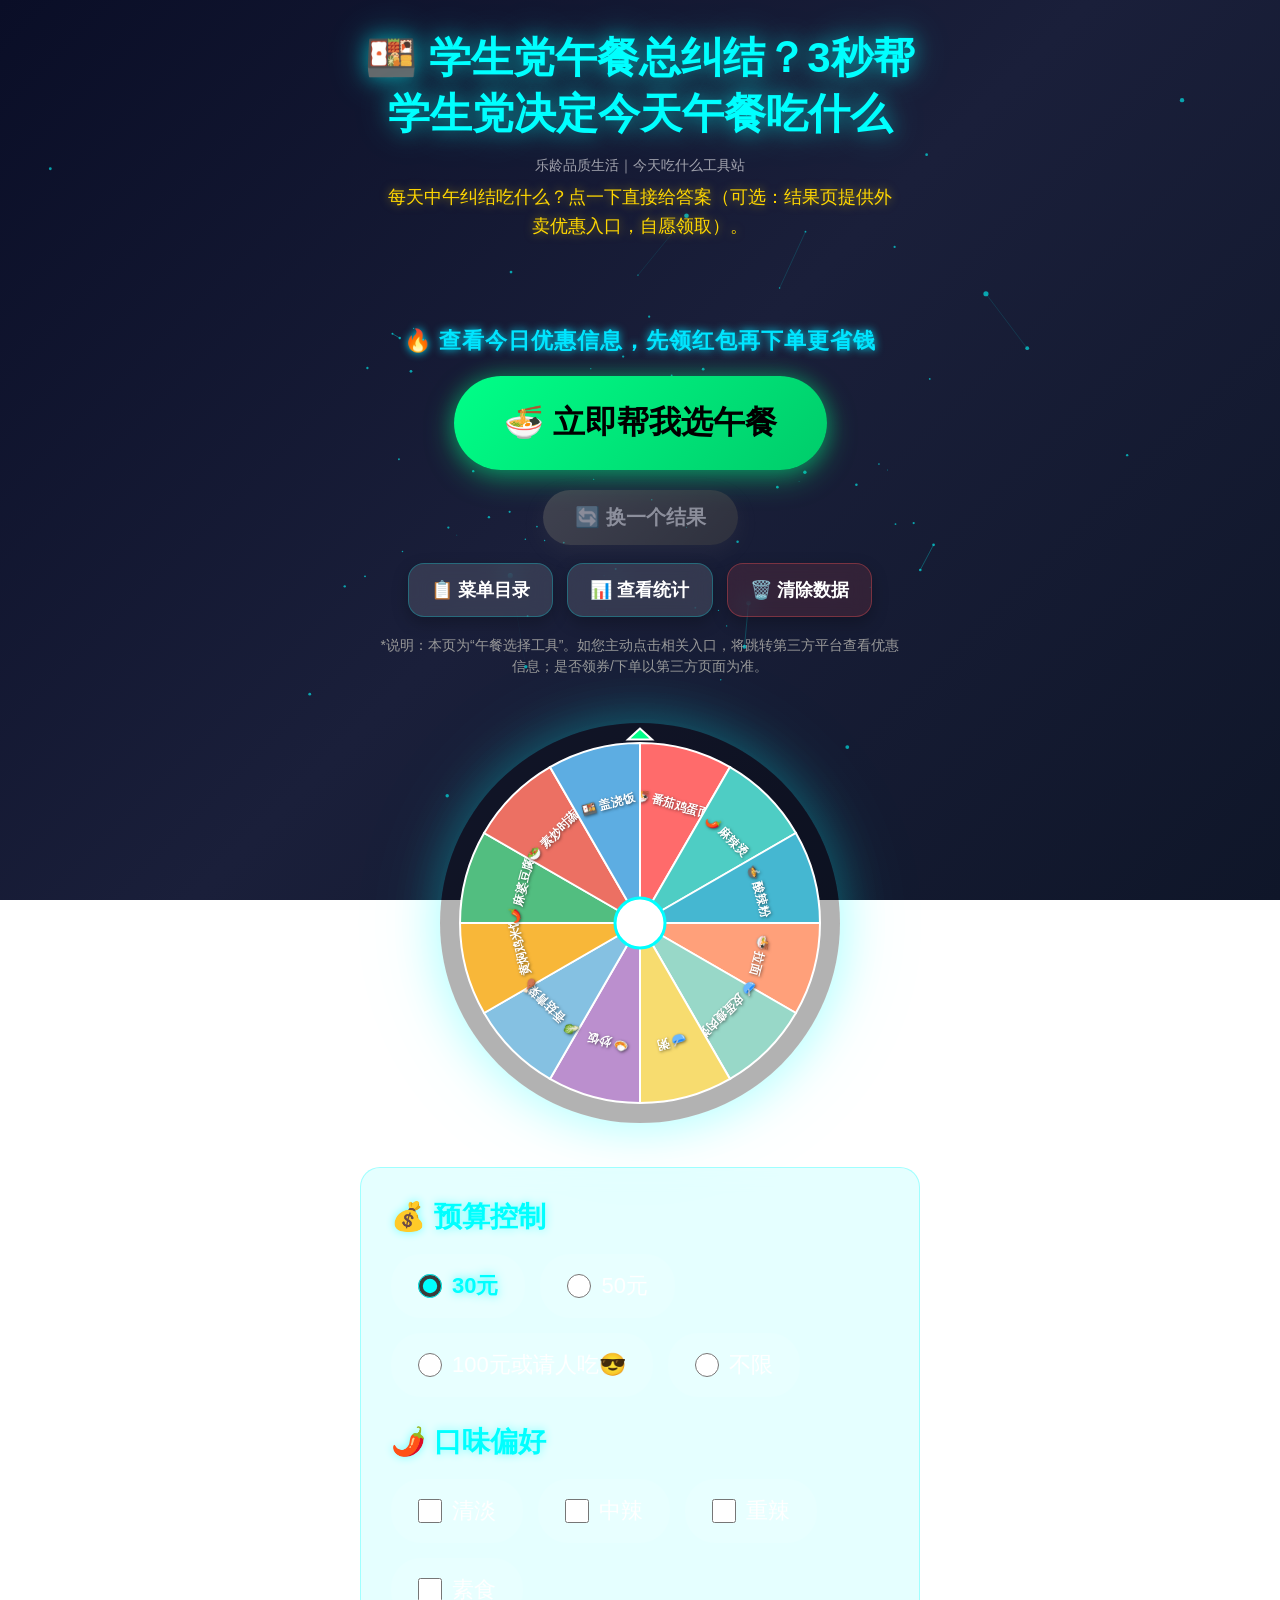
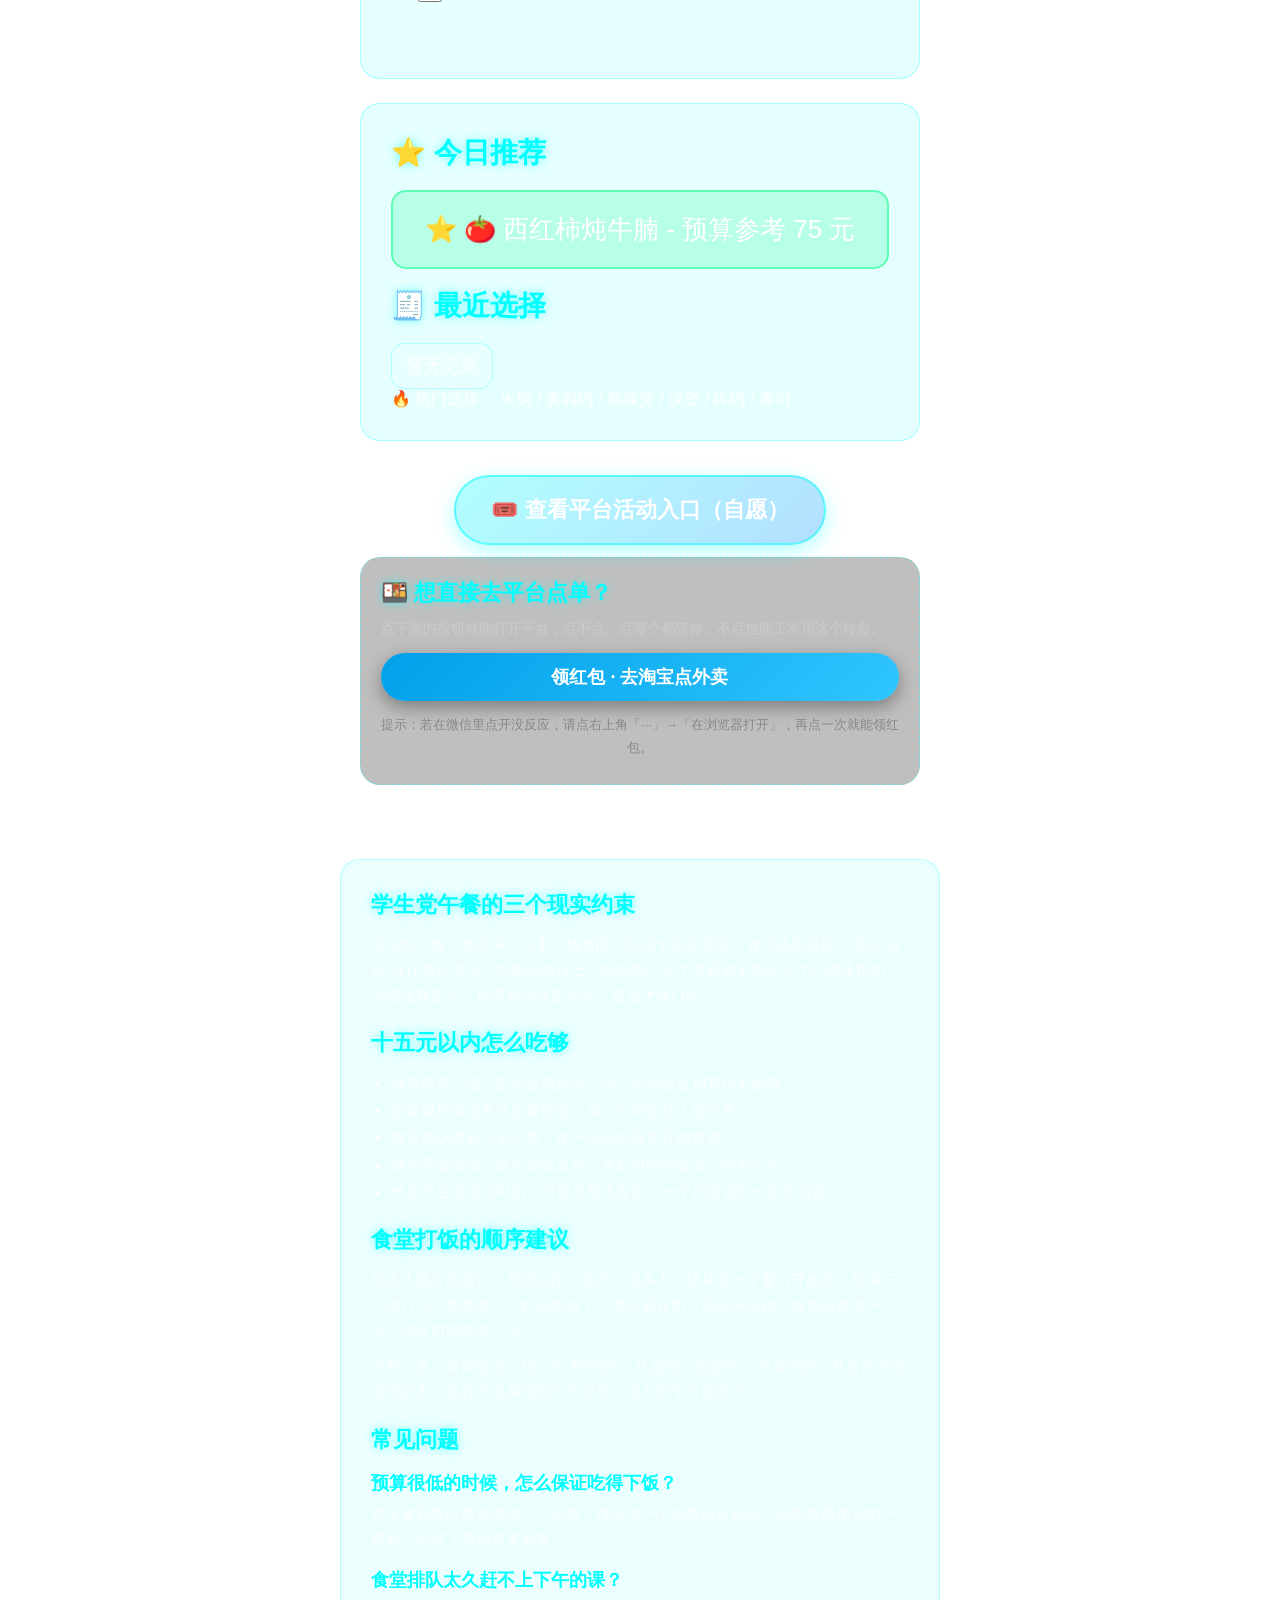
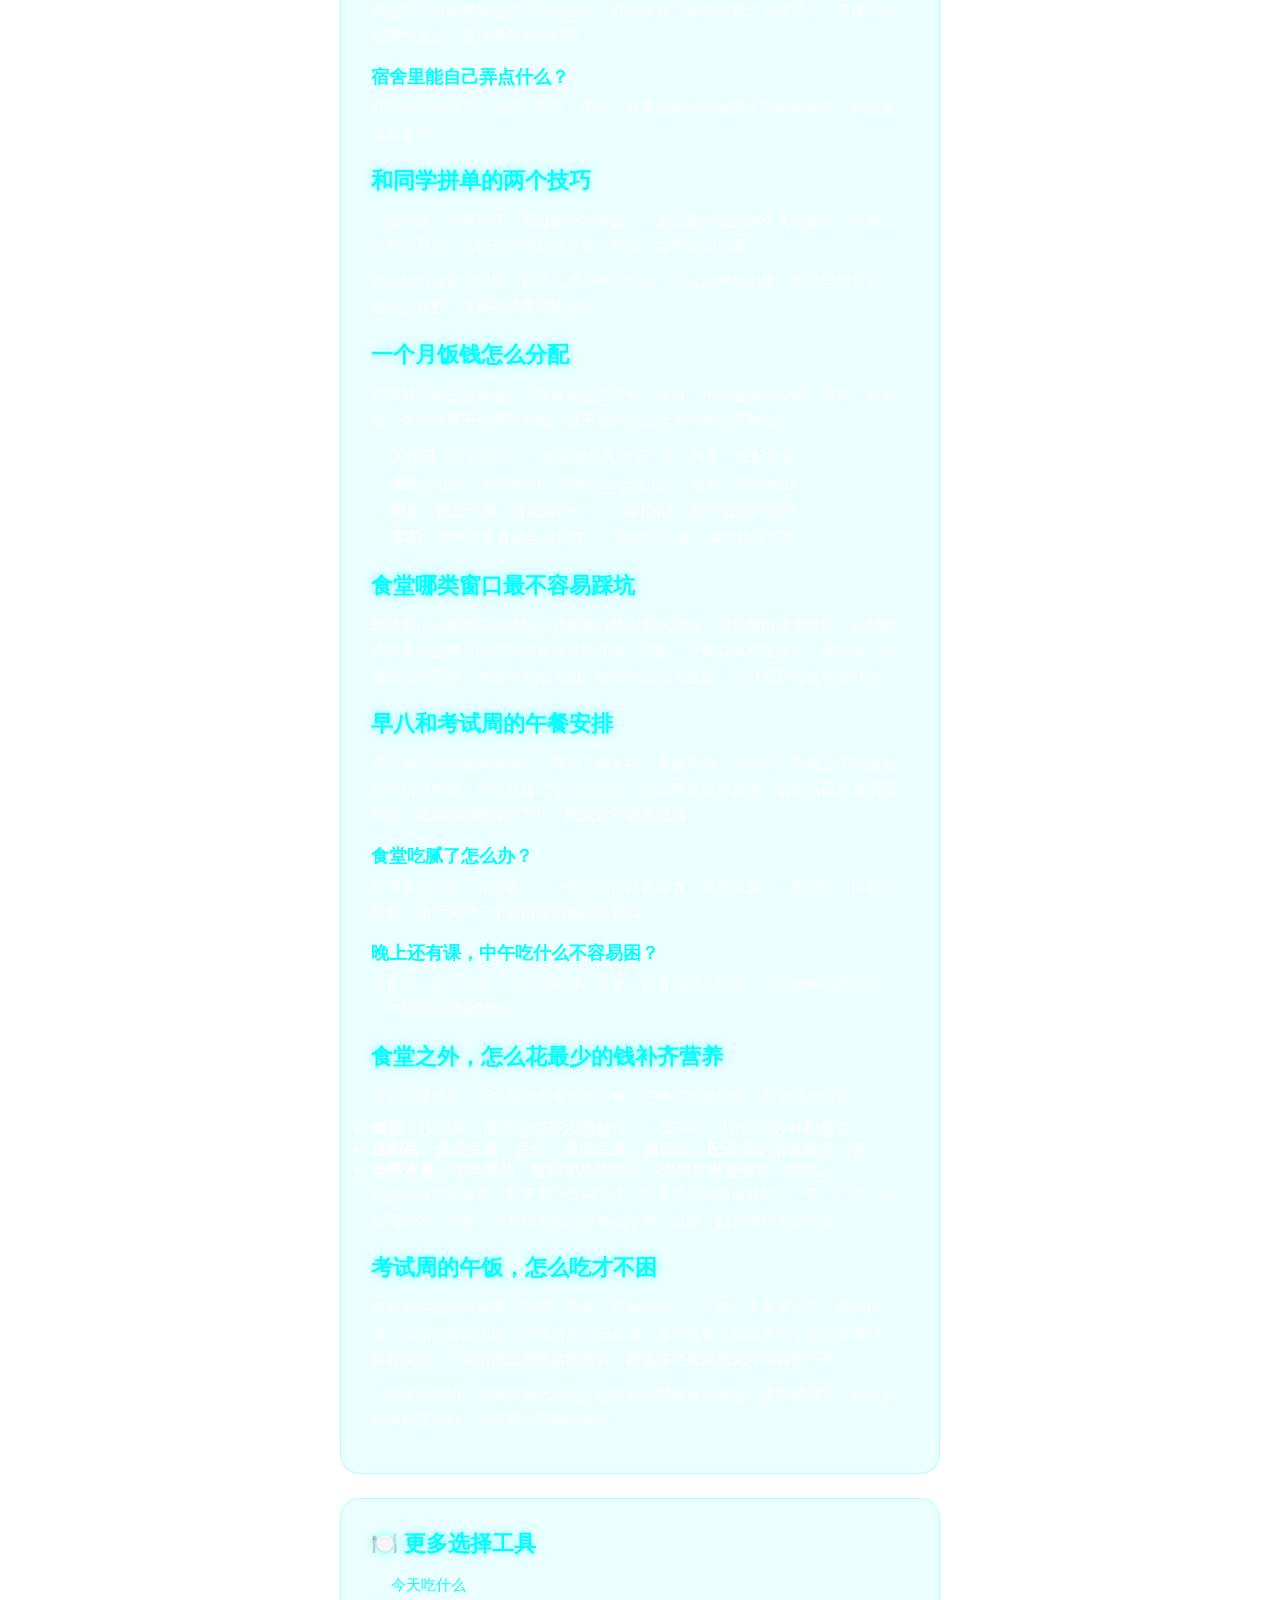
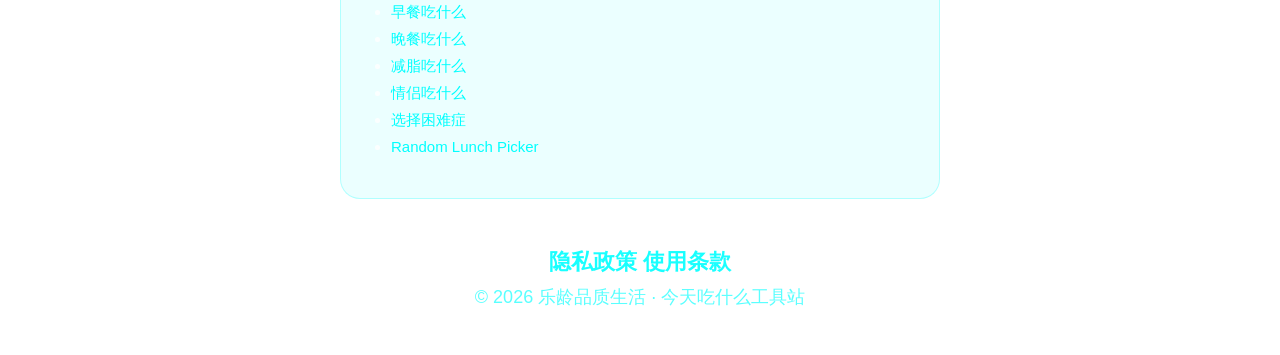
<file: student.html>
<!DOCTYPE html>
<html lang="zh-CN">
<head>
    <script async src="https://pagead2.googlesyndication.com/pagead/js/adsbygoogle.js?client=ca-pub-3112556758844974"
     crossorigin="anonymous"></script>

  <meta charset="UTF-8" />
    <meta name="google-adsense-account" content="ca-pub-3112556758844974">
  <meta name="viewport" content="width=device-width, initial-scale=1.0, maximum-scale=1.0, user-scalable=no" />
  <meta name="description" content="学生党午餐吃什么？3秒随机帮你决定。支持预算筛选、口味偏好、最近记录，预算有限也能选得轻松，几个人一起去食堂或者点外卖，点一下就有结果。" />
  <meta name="keywords" content="午餐转盘,今天吃什么,lunch picker,random lunch picker,food wheel,random food picker" />
  <title>学生党午餐吃什么？｜学生午餐随机推荐工具｜午餐选择困难症神器｜Random Lunch Picker</title>
  
  <link rel="icon" href="data:image/svg+xml,<svg xmlns='http://www.w3.org/2000/svg' viewBox='0 0 100 100'><text y='.9em' font-size='90'>🍜</text></svg>" />
  
  <meta property="og:image" content="https://lunch.anrjai.com/og-cover.png" />
  <meta name="twitter:card" content="summary_large_image" />
<meta name="twitter:title" content="学生党午餐吃什么？｜学生午餐随机推荐工具" />
<meta name="twitter:description" content="3秒帮学生党决定今天午餐吃什么，支持预算筛选和口味偏好。" />
   
  <link rel="canonical" href="https://lunch.anrjai.com/student.html">

  <meta property="og:title" content="学生党午餐吃什么？外卖红包转盘" />
  <meta property="og:description" content="学生党午餐吃什么？3秒随机帮你决定。支持预算筛选、口味偏好、最近记录，预算有限也能选得轻松，几个人一起去食堂或者点外卖，点一下就有结果。" />
  <meta property="og:type" content="website" />
    <meta property="og:site_name" content="今天吃什么工具站">
  <meta property="og:url" content="https://lunch.anrjai.com/student.html" />
  <meta property="og:locale" content="zh_CN" />
  <meta property="og:locale:alternate" content="en_US" />

  <script type="application/ld+json">
  {
    "@context": "https://schema.org",
    "@type": "WebApplication",
    "name": "今天吃什么 - 外卖红包转盘",
    "description": "随机午餐转盘工具，帮你决定今天吃什么，同时领取外卖优惠红包",
    "url": "https://lunch.anrjai.com/student.html",
    "applicationCategory": "LifestyleApplication",
    "inLanguage": "zh-CN"
  }
  </script>
  <link rel="stylesheet" href="style.css" />
    <meta name="robots" content="index, follow" />
</head>

<body>
  <canvas id="particleCanvas"></canvas>

  <div class="container">
    <header>
      <h1 class="title">🍱 学生党午餐总纠结？3秒帮学生党决定今天午餐吃什么</h1>
      <p class="brand-text">
        乐龄品质生活｜今天吃什么工具站
        </p>
      <p class="subtitle">
        每天中午纠结吃什么？点一下直接给答案（可选：结果页提供外卖优惠入口，自愿领取）。
      </p>
    </header>

    <p id="locationHint" class="location-hint" aria-live="polite"></p>

    <div class="button-area">
      <div class="today-tip">
        🔥 查看今日优惠信息，先领红包再下单更省钱
      </div> 
      <button id="spinBtn" class="btn-primary" type="button">🍜 立即帮我选午餐</button>
      <button id="againBtn" class="btn-secondary" type="button" disabled>🔄 换一个结果</button>
    </div>

    <div class="tool-area">
      <button id="menuBtn" class="btn-tool" type="button">📋 菜单目录</button>
      <button id="statsBtn" class="btn-tool" type="button">📊 查看统计</button>
      <button id="clearBtn" class="btn-tool btn-danger" type="button">🗑️ 清除数据</button>
    </div>

    <p class="tip-text">
      *说明：本页为“午餐选择工具”。如您主动点击相关入口，将跳转第三方平台查看优惠信息；是否领券/下单以第三方页面为准。
    </p>

    <div class="wheel-container">
      <canvas id="wheelCanvas" aria-label="午餐选择随机转盘" role="img"></canvas>
    </div>

    <section class="filter-section">
      <h2 class="section-title">💰 预算控制</h2>
      <div class="budget-controls">
        <label class="budget-option">
          <input type="radio" name="budget" value="30" checked />
          <span>30元</span>
        </label>
        <label class="budget-option">
          <input type="radio" name="budget" value="50" />
          <span>50元</span>
        </label>
        <label class="budget-option">
          <input type="radio" name="budget" value="100" />
          <span>100元或请人吃😎</span>
        </label>
        <label class="budget-option">
          <input type="radio" name="budget" value="999" />
          <span>不限</span>
        </label>
      </div>

      <h2 class="section-title">🌶️ 口味偏好</h2>
      <div class="taste-controls">
        <label class="taste-option">
          <input type="checkbox" name="taste" value="清淡" />
          <span>清淡</span>
        </label>
        <label class="taste-option">
          <input type="checkbox" name="taste" value="中辣" />
          <span>中辣</span>
        </label>
        <label class="taste-option">
          <input type="checkbox" name="taste" value="重辣" />
          <span>重辣</span>
        </label>
        <label class="taste-option">
          <input type="checkbox" name="taste" value="素食" />
          <span>素食</span>
        </label>
      </div>
    </section>

    <section class="recommend-section">
      <h2 class="section-title">⭐ 今日推荐</h2>
      <div id="todayRecommend" class="recommend-item">加载中...</div>

      <h2 class="section-title">🧾 最近选择</h2>
      <div id="recentChips" class="recent-chips"></div>
      
      <div class="hot-keywords">
        🔥 热门选择：
        <span class="keyword-tag">火锅</span> / 
        <span class="keyword-tag">黄焖鸡</span> / 
        <span class="keyword-tag">麻辣烫</span> / 
        <span class="keyword-tag">汉堡</span> / 
        <span class="keyword-tag">炸鸡</span> / 
        <span class="keyword-tag">寿司</span>
      </div>
    </section>

    <div class="menu-catalog-section">
      <a id="catalogBtn" class="btn-catalog" href="javascript:void(0);" rel="noopener noreferrer">
        🎟️ 查看平台活动入口（自愿）
      </a>
    </div>

    <div class="platform-section" style="display:none;">
      <h2 class="section-title platform-title">🍱 想直接去平台点单？</h2>
      <p class="platform-tip">
        点下面的按钮就能打开平台，点不点、点哪个都随你，不点也能正常用这个转盘。
      </p>
      <div class="platform-buttons">
        <button id="elemeBtn" class="btn-platform btn-eleme" type="button">
          领红包 · 去淘宝点外卖
        </button>
        <button id="jingdongBtn" class="btn-platform btn-jingdong" type="button">
          京东外卖
        </button>
      </div>
    </div>
  </div>

  <div id="resultModal" class="modal" aria-hidden="true">
    <div class="modal-content" role="dialog" aria-modal="true">
      <div class="modal-icon" id="modalIcon">🎉</div>
      <h2 class="modal-title" id="modalTitle">恭喜你！</h2>
      <p class="modal-text" id="modalText">今天吃火锅！</p>

      <div class="modal-buttons">
        <button id="modalActionBtn" class="btn-share" type="button">🎟️ 领取外卖红包</button>
        <button id="modalAgainBtn" class="btn-close" type="button">🔄 换一个结果</button>
      </div>

      <!-- 外卖红包二维码 -->
      <div id="qrBlock" style="display:none; margin-top:16px; padding-top:14px; border-top:1px solid #eee; text-align:center;">
        <p style="margin:0 0 10px; font-size:15px; color:#333; font-weight:bold;">🧧 领外卖红包</p>
        <img src="qr-hongbao.png" alt="外卖红包二维码" style="width:168px; height:168px; border-radius:12px; background:#fff; padding:8px; box-shadow:0 2px 10px rgba(0,0,0,0.08);">
        <p style="margin:12px 0 0; font-size:14px; color:#555; line-height:1.9;">📱 手机上：点上面按钮直接领<br>💻 电脑上：用手机淘宝扫码<br><span style="color:#999; font-size:12px;">红包活动由淘宝平台提供</span></p>
      </div>

    </div>
  </div>

  <section class="seo-text"><h2>学生党午餐的三个现实约束</h2>
<p>学生吃午饭，绕不开三件事：钱有限、时间卡死在课间、食堂还要排队。所以“好吃”往往要往后排，先解决吃得上、吃得饱。这个页面就是按这三个约束来用的：先把金额定小，再看食堂还是外卖，最后才挑口味。</p>

<h2>十五元以内怎么吃够</h2>
<ul class="seo-list">
<li>食堂两素一荤，配米饭或馒头，比一份单品更划算也更耐饿</li>
<li>面食或粉类通常比套餐便宜，加一个鸡蛋补上蛋白质</li>
<li>食堂的汤类和小菜不贵，加一份能明显提升饱腹感</li>
<li>便利店饭团加一盒牛奶或豆浆，是赶时间的备选，别当日常</li>
<li>外卖只在有活动时用，日常尽量走食堂，一个月能省出一笔生活费</li>
</ul>

<h2>食堂打饭的顺序建议</h2>
<p>先去人最少的窗口，再回头排人多的。很多人习惯从第一个窗口开始排，结果三个菜打完，菜都凉了、时间也超了。另外避开刚下课的十分钟，提前或推后一点，排队时间能差一半。</p>
<p>还有一条：每周给自己排一次“想吃的”，比如周三固定吃一次喜欢的，其余四天按便宜的来。这样不容易觉得日子没劲，也不至于月底吃土。</p>

<h2>常见问题</h2>
<h3>预算很低的时候，怎么保证吃得下饭？</h3>
<p>把主食和蛋白质先保住——米饭、馒头加一个鸡蛋或豆制品，蔬菜挑最便宜的一两种，比省下整份菜更划算。</p>
<h3>食堂排队太久赶不上下午的课？</h3>
<p>提前半小时或者错后二十分钟去吃，或者提前一晚定好第二天吃什么，下课直接去那个窗口，省掉看菜单的时间。</p>
<h3>宿舍里能自己弄点什么？</h3>
<p>有热水的条件下，燕麦、面包、牛奶、水果是现实的选择；想吃得热乎，还是建议去食堂。</p><h2>和同学拼单的两个技巧</h2>
<p>一是先定人均再挑店，倒过来一定会超；二是让最不挑的那个人选品类，其他人只补充忌口，这样三分钟能定下来，不会一路讨论到上课。</p>
<p>外卖的活动常有门槛，两个人凑一单往往比一个人点两份划算，但也容易多点，落单之前数一下是不是真的吃得完。</p>
  <h2>一个月饭钱怎么分配</h2>
<p>把饭钱分成三份最省心：日常食堂占大头，留出一小份给周末改善，再留一点应急。这样月底不会突然紧张，也不会因为天天算钱吃得不踏实。</p>
<ul class="seo-list">
<li><b>工作日</b>：食堂为主，一顿控制在八到十二元，两素一荤配主食</li>
<li><b>周末</b>：允许一次想吃的，控制在二十元上下，当作一周的奖励</li>
<li><b>应急</b>：留五十到一百元放在一边，临时加课、赶作业的时候用</li>
<li><b>零花</b>：饮料和零食最容易超支，一周定个上限，喝完就等下周</li>
</ul>
<h2>食堂哪类窗口最不容易踩坑</h2>
<p>现炒窗口出餐慢但口味稳，套餐窗口快但菜色固定，面食窗口最省时间。赶时间选面食或套餐，时间宽裕再去排队现炒。判断一个窗口值不值得排，看两点：出餐的人多不多、菜是不是刚上的。菜在保温台上放久了，口感和分量都会打折。</p>
<h2>早八和考试周的午餐安排</h2>
<p>早八那天的午饭最容易乱，因为下课集中、食堂最挤。可以前一天晚上买好面包和牛奶当早餐，中午错峰二十分钟去吃；考试周胃口容易差，选热汤面或者粥配鸡蛋，比凉拌和油炸好下口，吃完也不容易犯困。</p>
<h3>食堂吃腻了怎么办？</h3>
<p>不用换到外卖，先换窗口：一周里安排两顿面食、两顿米饭、一顿粉类，口味轮着来，比天天同一个窗口省钱也更有胃口。</p>
<h3>晚上还有课，中午吃什么不容易困？</h3>
<p>主食别一次吃太撑，七分饱就好，多要一份青菜或豆制品，少选油炸和甜饮料，下午听课精神会好些。</p>
<h2>食堂之外，怎么花最少的钱补齐营养</h2>
<p>食堂吃得再省，蛋白质和水果常常不够。三样东西最划算，宿舍也存得住：</p>
<ul>
<li><strong>鸡蛋：</strong>按周买，煮蛋器或开水焖都行，一天一个，比大部分补剂便宜。</li>
<li><strong>豆制品：</strong>盒装豆腐、豆干、常温豆浆，放得住，配食堂的米饭就是一顿。</li>
<li><strong>当季水果：</strong>买当季的、整箱和小伙伴分，比切片果盒便宜一半以上。</li>
</ul>
<p>牛奶按箱买常温奶，算下来一盒两三块；坚果买小包装原味的，一天一小把，别买调味的。这样一个月在食堂之外多花不到一百块，精神会明显好一些。</p>

<h2>考试周的午饭，怎么吃才不困</h2>
<p>考试周午饭的目标是「不困、不饿、不跑厕所」。三条：主食减一点、蛋白加一点，比如半份米饭配一个鸡蛋加一份豆腐；避开需要久等的窗口，选已经做好、出餐快的；午饭后别立刻喝含糖饮料，困意多半是血糖先冲高再落下来。</p>
<p>下午有考试的，午饭吃到七分饱，考前半小时喝点水就够。真困得厉害，不如去走廊走五分钟，比再喝一杯咖啡管用。</p>
</section>
  
  <section class="related-links">
    <h2>🍽️ 更多选择工具</h2>
    <ul>
      <li><a href="what-to-eat.html">今天吃什么</a></li>
      <li><a href="breakfast.html">早餐吃什么</a></li>
      <li><a href="dinner.html">晚餐吃什么</a></li>
      <li><a href="diet.html">减脂吃什么</a></li>
      <li><a href="couple.html">情侣吃什么</a></li>
      <li><a href="decision.html">选择困难症</a></li>
      <li><a href="food-wheel.html">Random Lunch Picker</a></li>
    </ul>
  </section>

  <footer class="footer">
    <div class="footer-links">
      <a id="privacyLink" href="javascript:void(0);">隐私政策</a>
      <a id="termsLink" href="javascript:void(0);">使用条款</a>
    </div>
    <p class="footer-note">© 2026 乐龄品质生活 · 今天吃什么工具站  </p></footer>

  <div id="infoModal" class="modal" aria-hidden="true">
    <div class="modal-content" role="dialog" aria-modal="true">
      <h2 class="modal-title" id="infoTitle">信息</h2>
      <p class="modal-text" id="infoText">内容</p>
      <div class="modal-buttons">
        <button id="infoOkBtn" class="btn-share" type="button">✅ 我知道了</button>
      </div>
    </div>
  </div>

  <script src="script.js"></script>
</body>
</html>
</file>
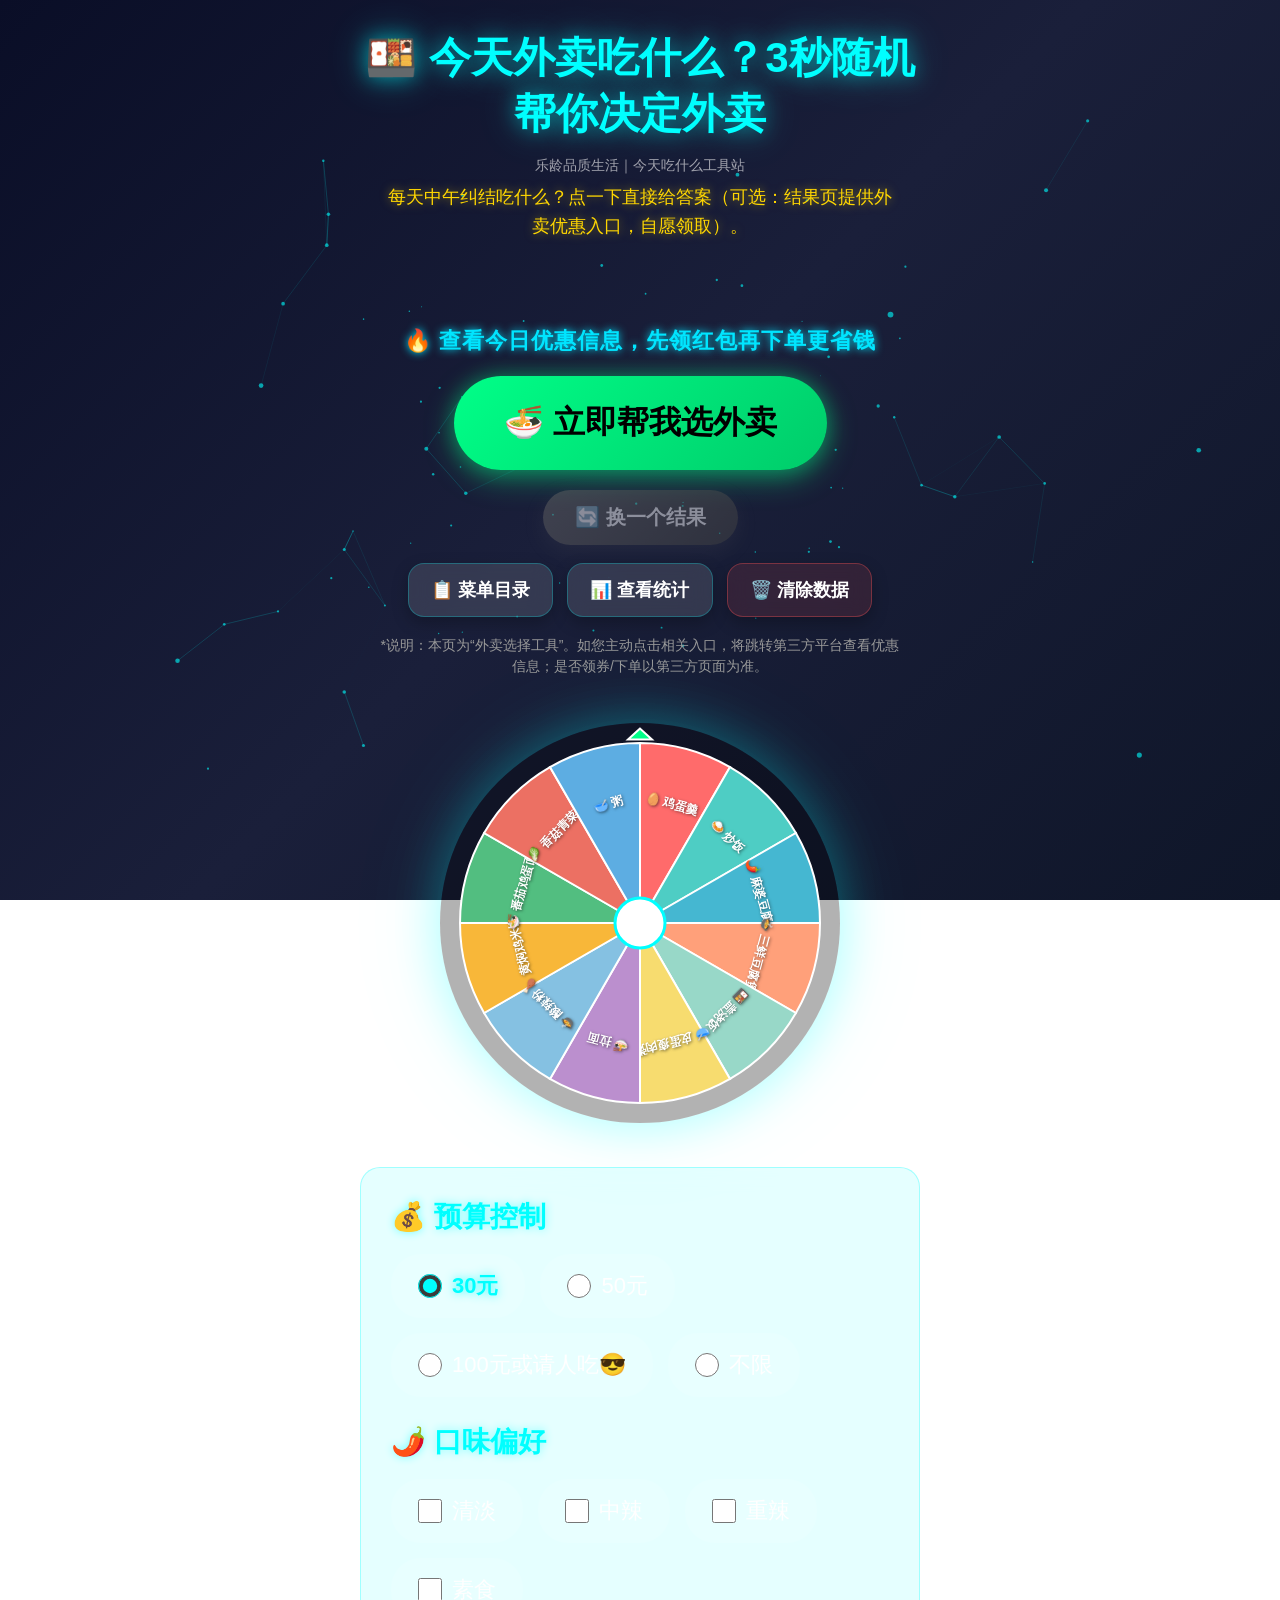
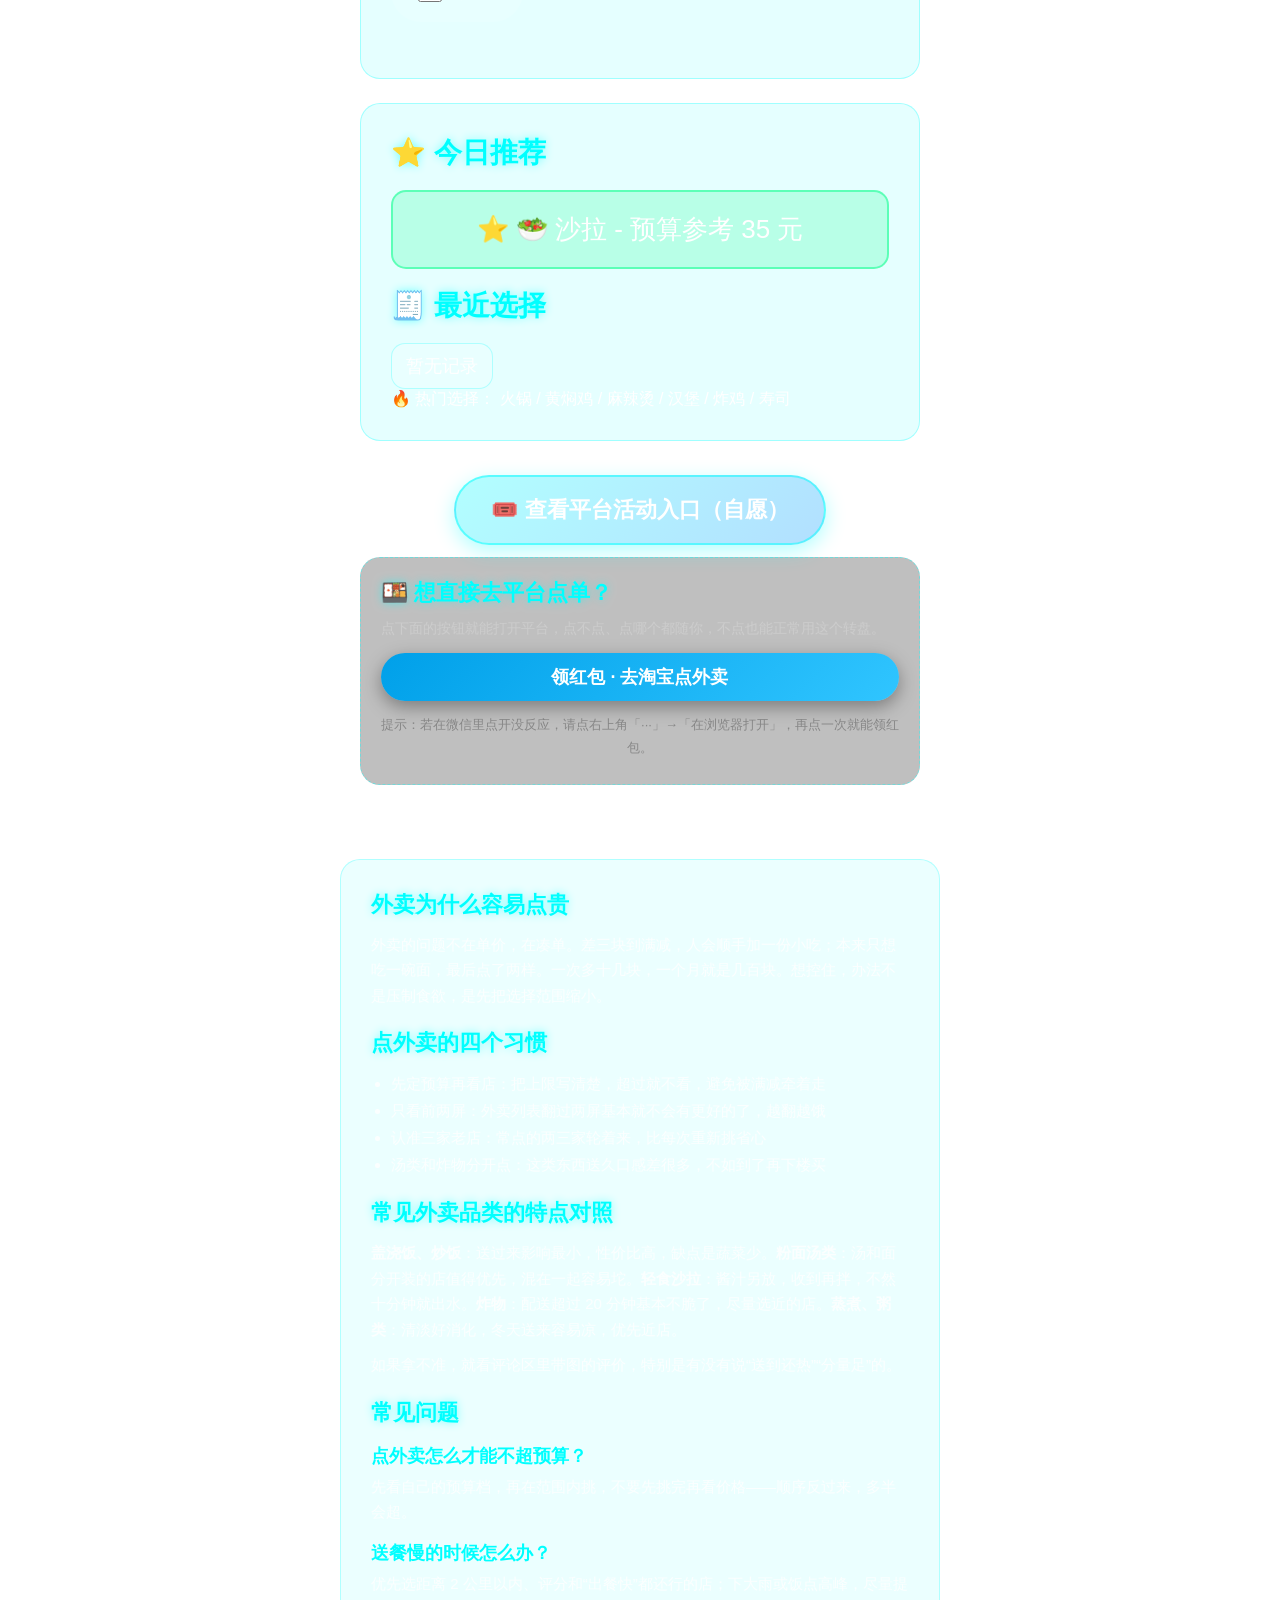
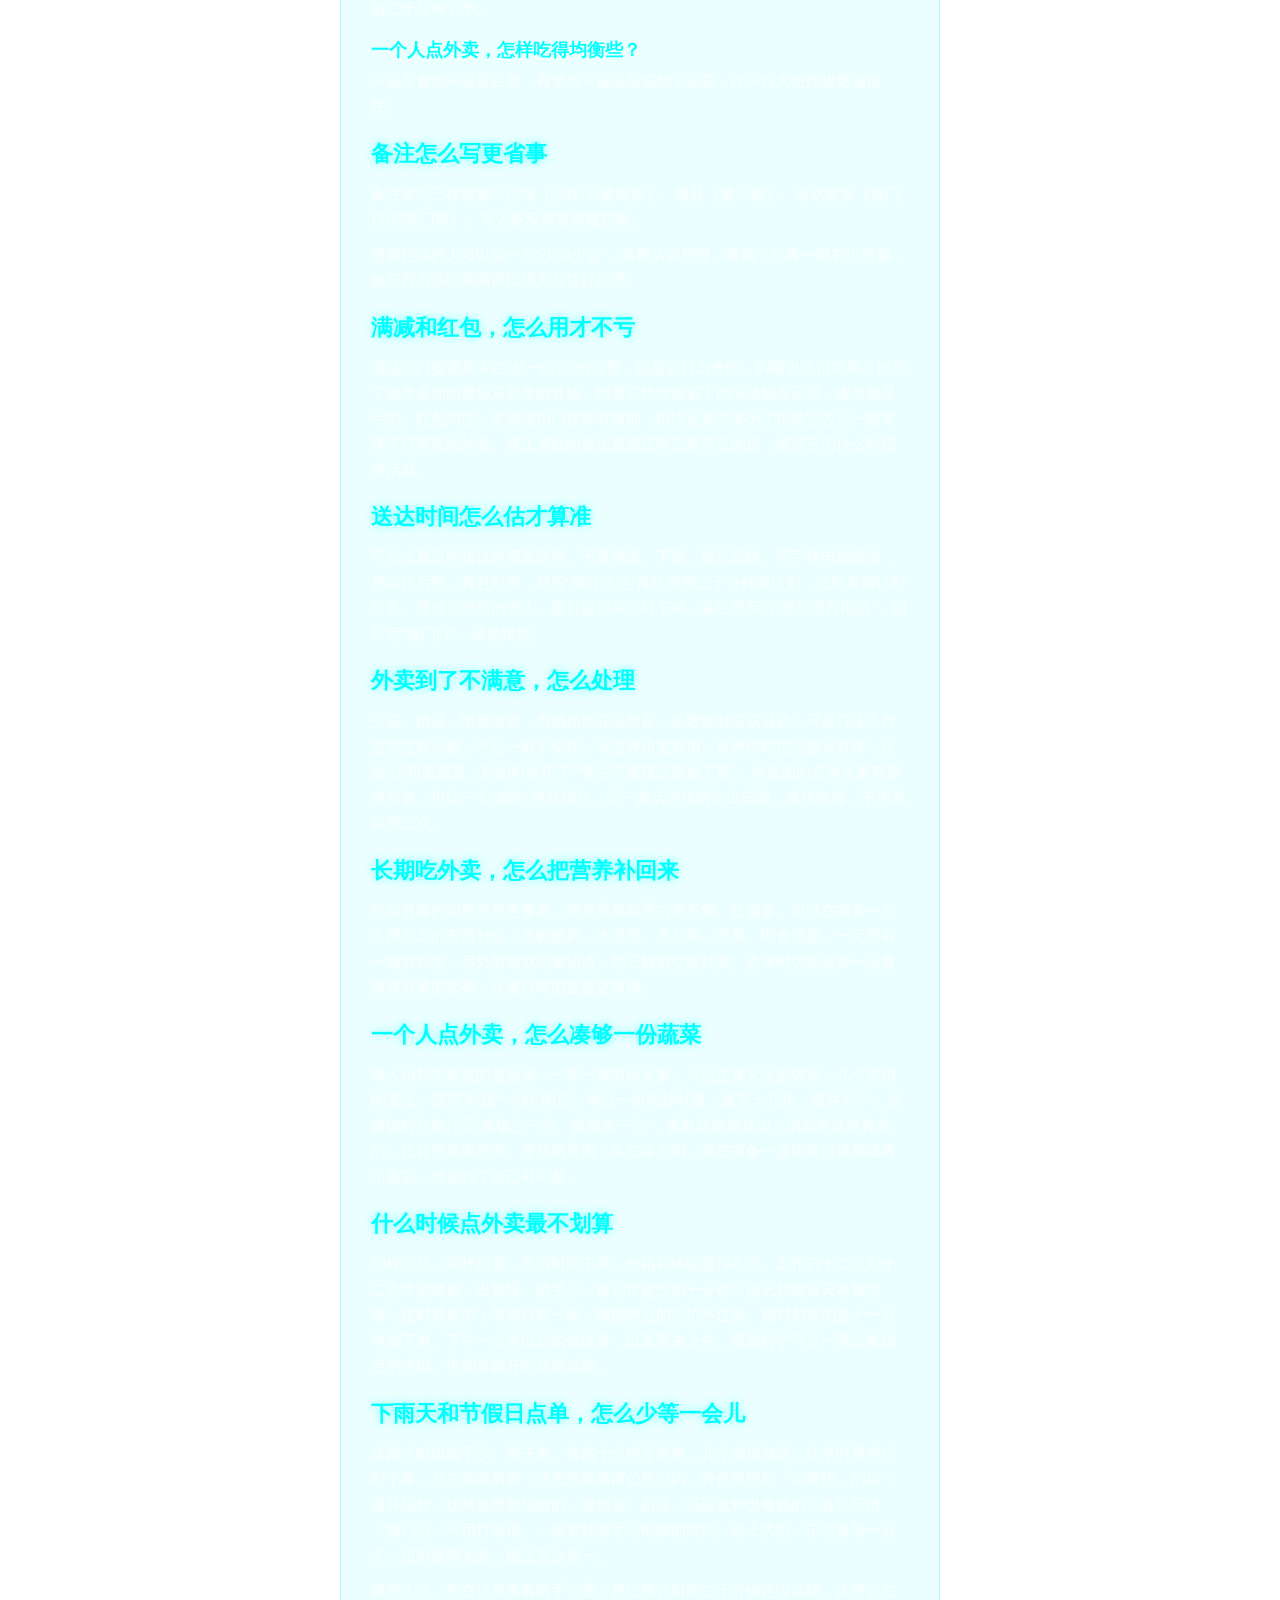
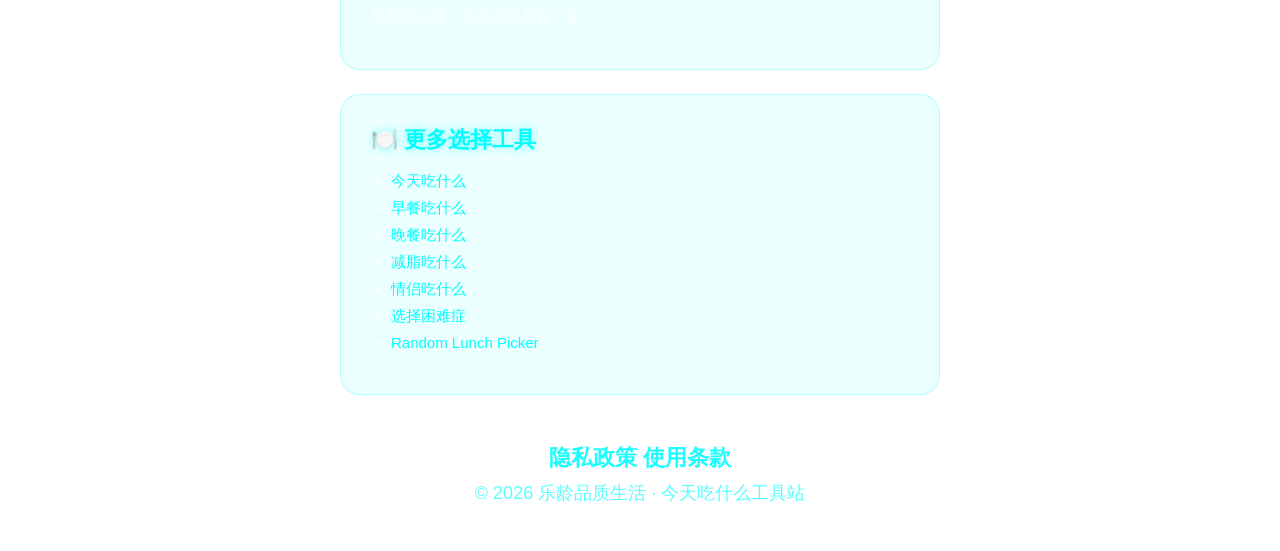
<file: takeout.html>
<!DOCTYPE html>
<html lang="zh-CN">
<head>
    <script async src="https://pagead2.googlesyndication.com/pagead/js/adsbygoogle.js?client=ca-pub-3112556758844974"
     crossorigin="anonymous"></script>

  <meta charset="UTF-8" />
    <meta name="google-adsense-account" content="ca-pub-3112556758844974">
  <meta name="viewport" content="width=device-width, initial-scale=1.0, maximum-scale=1.0, user-scalable=no" />
  <meta name="description" content="外卖吃什么总纠结？3秒随机帮你决定点什么。支持预算筛选、口味偏好、最近记录，还有外卖红包入口。不用再一家家翻过去，点一下就有方向，饿的时候省时间。" />
  <meta name="keywords" content="外卖转盘,今天吃什么,lunch picker,random lunch picker,food wheel,random food picker" />
  <title>外卖吃什么？｜随机外卖推荐工具｜外卖选择困难症神器｜Random Lunch Picker</title>
  
  <link rel="icon" href="data:image/svg+xml,<svg xmlns='http://www.w3.org/2000/svg' viewBox='0 0 100 100'><text y='.9em' font-size='90'>🍜</text></svg>" />
  
  <meta property="og:image" content="https://lunch.anrjai.com/og-cover.png" />
  <meta name="twitter:card" content="summary_large_image" />
<meta name="twitter:title" content="外卖吃什么？｜随机外卖推荐工具" />
<meta name="twitter:description" content="3秒随机帮你决定外卖，支持预算筛选和口味偏好。" />
   
  <link rel="canonical" href="https://lunch.anrjai.com/takeout.html">

  <meta property="og:title" content="今天吃什么？外卖红包转盘" />
  <meta property="og:description" content="外卖吃什么总纠结？3秒随机帮你决定点什么。支持预算筛选、口味偏好、最近记录，还有外卖红包入口。不用再一家家翻过去，点一下就有方向，饿的时候省时间。" />
  <meta property="og:type" content="website" />
    <meta property="og:site_name" content="今天吃什么工具站">
  <meta property="og:url" content="https://lunch.anrjai.com/takeout.html" />
  <meta property="og:locale" content="zh_CN" />
  <meta property="og:locale:alternate" content="en_US" />

  <script type="application/ld+json">
  {
    "@context": "https://schema.org",
    "@type": "WebApplication",
    "name": "今天吃什么 - 外卖红包转盘",
    "description": "随机外卖转盘工具，帮你决定今天吃什么，同时领取外卖优惠红包",
    "url": "https://lunch.anrjai.com/",
    "applicationCategory": "LifestyleApplication",
    "inLanguage": "zh-CN"
  }
  </script>
  <link rel="stylesheet" href="style.css" />
    <meta name="robots" content="index, follow" />
</head>

<body>
  <canvas id="particleCanvas"></canvas>

  <div class="container">
    <header>
      <h1 class="title">🍱 今天外卖吃什么？3秒随机帮你决定外卖</h1>
      <p class="brand-text">
        乐龄品质生活｜今天吃什么工具站
        </p>
      <p class="subtitle">
        每天中午纠结吃什么？点一下直接给答案（可选：结果页提供外卖优惠入口，自愿领取）。
      </p>
    </header>

    <p id="locationHint" class="location-hint" aria-live="polite"></p>

    <div class="button-area">
      <div class="today-tip">
        🔥 查看今日优惠信息，先领红包再下单更省钱
      </div> 
      <button id="spinBtn" class="btn-primary" type="button">🍜 立即帮我选外卖</button>
      <button id="againBtn" class="btn-secondary" type="button" disabled>🔄 换一个结果</button>
    </div>

    <div class="tool-area">
      <button id="menuBtn" class="btn-tool" type="button">📋 菜单目录</button>
      <button id="statsBtn" class="btn-tool" type="button">📊 查看统计</button>
      <button id="clearBtn" class="btn-tool btn-danger" type="button">🗑️ 清除数据</button>
    </div>

    <p class="tip-text">
      *说明：本页为“外卖选择工具”。如您主动点击相关入口，将跳转第三方平台查看优惠信息；是否领券/下单以第三方页面为准。
    </p>

    <div class="wheel-container">
      <canvas id="wheelCanvas" aria-label="外卖选择随机转盘" role="img"></canvas>
    </div>

    <section class="filter-section">
      <h2 class="section-title">💰 预算控制</h2>
      <div class="budget-controls">
        <label class="budget-option">
          <input type="radio" name="budget" value="30" checked />
          <span>30元</span>
        </label>
        <label class="budget-option">
          <input type="radio" name="budget" value="50" />
          <span>50元</span>
        </label>
        <label class="budget-option">
          <input type="radio" name="budget" value="100" />
          <span>100元或请人吃😎</span>
        </label>
        <label class="budget-option">
          <input type="radio" name="budget" value="999" />
          <span>不限</span>
        </label>
      </div>

      <h2 class="section-title">🌶️ 口味偏好</h2>
      <div class="taste-controls">
        <label class="taste-option">
          <input type="checkbox" name="taste" value="清淡" />
          <span>清淡</span>
        </label>
        <label class="taste-option">
          <input type="checkbox" name="taste" value="中辣" />
          <span>中辣</span>
        </label>
        <label class="taste-option">
          <input type="checkbox" name="taste" value="重辣" />
          <span>重辣</span>
        </label>
        <label class="taste-option">
          <input type="checkbox" name="taste" value="素食" />
          <span>素食</span>
        </label>
      </div>
    </section>

    <section class="recommend-section">
      <h2 class="section-title">⭐ 今日推荐</h2>
      <div id="todayRecommend" class="recommend-item">加载中...</div>

      <h2 class="section-title">🧾 最近选择</h2>
      <div id="recentChips" class="recent-chips"></div>
      
      <div class="hot-keywords">
        🔥 热门选择：
        <span class="keyword-tag">火锅</span> / 
        <span class="keyword-tag">黄焖鸡</span> / 
        <span class="keyword-tag">麻辣烫</span> / 
        <span class="keyword-tag">汉堡</span> / 
        <span class="keyword-tag">炸鸡</span> / 
        <span class="keyword-tag">寿司</span>
      </div>
    </section>

    <div class="menu-catalog-section">
      <a id="catalogBtn" class="btn-catalog" href="javascript:void(0);" rel="noopener noreferrer">
        🎟️ 查看平台活动入口（自愿）
      </a>
    </div>

    <div class="platform-section"style="display:none;">
      <h2 class="section-title platform-title">🍱 想直接去平台点单？</h2>
      <p class="platform-tip">
        点下面的按钮就能打开平台，点不点、点哪个都随你，不点也能正常用这个转盘。
      </p>
      <div class="platform-buttons">
        <button id="elemeBtn" class="btn-platform btn-eleme" type="button">
          领红包 · 去淘宝点外卖
        </button>
        <button id="jingdongBtn" class="btn-platform btn-jingdong" type="button">
          京东外卖
        </button>
      </div>
    </div>
  </div>

  <div id="resultModal" class="modal" aria-hidden="true">
    <div class="modal-content" role="dialog" aria-modal="true">
      <div class="modal-icon" id="modalIcon">🎉</div>
      <h2 class="modal-title" id="modalTitle">恭喜你！</h2>
      <p class="modal-text" id="modalText">今天吃火锅！</p>

      <div class="modal-buttons">
        <button id="modalActionBtn" class="btn-share" type="button">🎟️ 领取外卖红包</button>
        <button id="modalAgainBtn" class="btn-close" type="button">🔄 换一个结果</button>
      </div>

      <!-- 外卖红包二维码 -->
      <div id="qrBlock" style="display:none; margin-top:16px; padding-top:14px; border-top:1px solid #eee; text-align:center;">
        <p style="margin:0 0 10px; font-size:15px; color:#333; font-weight:bold;">🧧 领外卖红包</p>
        <img src="qr-hongbao.png" alt="外卖红包二维码" style="width:168px; height:168px; border-radius:12px; background:#fff; padding:8px; box-shadow:0 2px 10px rgba(0,0,0,0.08);">
        <p style="margin:12px 0 0; font-size:14px; color:#555; line-height:1.9;">📱 手机上：点上面按钮直接领<br>💻 电脑上：用手机淘宝扫码<br><span style="color:#999; font-size:12px;">红包活动由淘宝平台提供</span></p>
      </div>

    </div>
  </div>

  <section class="seo-text"><h2>外卖为什么容易点贵</h2>
<p>外卖的问题不在单价，在凑单。差三块到满减，人会顺手加一份小吃；本来只想吃一碗面，最后点了两样。一次多十几块，一个月就是几百块。想控住，办法不是压制食欲，是先把选择范围缩小。</p>

<h2>点外卖的四个习惯</h2>
<ul class="seo-list">
<li>先定预算再看店：把上限写清楚，超过就不看，避免被满减牵着走</li>
<li>只看前两屏：外卖列表翻过两屏基本就不会有更好的了，越翻越饿</li>
<li>认准三家老店：常点的两三家轮着来，比每次重新挑省心</li>
<li>汤类和炸物分开点：这类东西送久口感差很多，不如到了再下楼买</li>
</ul>

<h2>常见外卖品类的特点对照</h2>
<p><b>盖浇饭、炒饭</b>：送过来影响最小，性价比高，缺点是蔬菜少。<b>粉面汤类</b>：汤和面分开装的店值得优先，混在一起容易坨。<b>轻食沙拉</b>：酱汁另放，收到再拌，不然十分钟就出水。<b>炸物</b>：配送超过 20 分钟基本不脆了，尽量选近的店。<b>蒸煮、粥类</b>：清淡好消化，冬天送来容易凉，优先近店。</p>
<p>如果拿不准，就看评论区里带图的评价，特别是有没有说“送到还热”“分量足”的。</p>

<h2>常见问题</h2>
<h3>点外卖怎么才能不超预算？</h3>
<p>先看自己的预算档，再在范围内挑，不要先挑完再看价格——顺序反过来，多半会超。</p>
<h3>送餐慢的时候怎么办？</h3>
<p>优先选距离 2 公里以内、评分和“出餐快”都还行的店；下大雨或饭点高峰，尽量提前二十分钟下单。</p>
<h3>一个人点外卖，怎样吃得均衡些？</h3>
<p>一份主食加一份蛋白质，再单点一份蔬菜或加个凉菜，比一份大份炸物更顶得住。</p><h2>备注怎么写更省事</h2>
<p>备注里写三样就够：口味（少辣/不要香菜）、餐具（要不要）、送达要求（放门口/别按门铃）。写太多反而容易被忽略。</p>
<p>需要控油的人可以加一句“少油少盐”，多数店会照做。餐到了先看一眼有没有漏，缺东西当场联系商家比隔天反馈好处理。</p>
  
<h2>满减和红包，怎么用才不亏</h2>
<p>满减的门槛通常卡在“差一点点”的位置，这是设计出来的。判断办法很简单：把为了凑单多加的那份东西单独算钱，如果它比你能省下的满减额度还贵，凑单就是亏的。红包同理，先看使用门槛和有效期，再决定要不要为了用掉它去点一顿本来不打算吃的外卖。真正省钱的做法是固定两三家常点的店，摸清它们什么时段有活动。</p>

<h2>送达时间怎么估才算准</h2>
<p>平台上显示的送达时间是区间，不是承诺。下雨、饭点高峰、写字楼电梯拥堵，都会往后拖。真赶时间，就按“预计送达”再往前挪二十分钟做计划，比盯着倒计时可靠。要准点吃药的老人，最好提前半小时下单，备注里写清“送到请打电话”，别只写“放门口”，容易错过。</p>

<h2>外卖到了不满意，怎么处理</h2>
<p>少送、错送、明显变质，当场拍照联系商家，多数能补送或退款；只是口味不合这类主观问题，平台一般不受理，写进评价更有用。留评价时把问题写具体，比如“汤和面混装，到的时候坨了”“备注不要辣还是放了辣”，对后面的点单人更有参考价值，也比一句“难吃”更站得住。同一家店连续两次出问题，直接换掉，不用再试第三次。</p>

<h2>长期吃外卖，怎么把营养补回来</h2>
<p>外卖普遍的问题不是热量高，而是蔬菜和蛋白质不够、盐偏多。可以在家备一点不用加工的东西补位：无糖酸奶、水煮蛋、圣女果、坚果、即食燕麦。一天里有一顿靠外卖，另外两顿就尽量清淡，别三顿都交给外卖。点单时优先选带一份青菜或凉菜的套餐，比重口味的盖饭更耐用。</p>
<h2>一个人点外卖，怎么凑够一份蔬菜</h2>
<p>单人份外卖最难的是蔬菜：一荤一素两份太多，只点主食又全是碳水。几个实用的凑法：选带“时蔬”“小炒”的店，单点一份清炒时蔬，通常十几块，量并不小；点盖饭时在备注写“米饭少一点、青菜多一点”，多数店家愿意加；汤面类选带青菜的，比如雪菜肉丝面、番茄鸡蛋面；实在凑不到，就在家备一盒即食凉拌菜或者小番茄，外卖到了自己补一盘。</p>
<h2>什么时候点外卖最不划算</h2>
<p>同样的店、同样的菜，不同时间下单，价格和体验差得不少。工作日十二点到十二点半是峰值，出餐慢、骑手少，送到常超过四十分钟；雨天和降温天单量突增，超时最集中；节假日前一晚，商圈附近的店忙不过来。相对划算的是十一点半前下单、下午一点半以后的错峰餐，以及周末上午。着急时宁可点一家出餐稳定的连锁，也别拿新开的店做试验。</p>
<h2>下雨天和节假日点单，怎么少等一会儿</h2>
<p>这两个时段骑手少、单子多，等四十分钟是常事。几个实用做法：比平时早半小时下单，赶在高峰前面；优先选距离两公里以内、评价里提到「出餐快」的店；避开现炒、现烤这类要现做的，选炖菜、卤味、汤面这种出餐稳的；备注写清「放门口，不用打电话」，能省掉骑手等电梯的时间。碰上大雨，宁可多等一会儿，也别催得太急，路上安全第一。</p>
<p>真等太久，先在订单页看骑手位置；超过预计时间二十分钟还没动静，走平台在线客服处理，别直接给差评了事。</p>
</section>
  
  <section class="related-links">
    <h2>🍽️ 更多选择工具</h2>
    <ul>
      <li><a href="what-to-eat.html">今天吃什么</a></li>
      <li><a href="breakfast.html">早餐吃什么</a></li>
      <li><a href="dinner.html">晚餐吃什么</a></li>
      <li><a href="diet.html">减脂吃什么</a></li>
      <li><a href="couple.html">情侣吃什么</a></li>
      <li><a href="decision.html">选择困难症</a></li>
      <li><a href="food-wheel.html">Random Lunch Picker</a></li>
    </ul>
  </section>

  <footer class="footer">
    <div class="footer-links">
      <a id="privacyLink" href="javascript:void(0);">隐私政策</a>
      <a id="termsLink" href="javascript:void(0);">使用条款</a>
    </div>
    <p class="footer-note">© 2026 乐龄品质生活 · 今天吃什么工具站  </p>
  </footer>

  <div id="infoModal" class="modal" aria-hidden="true">
    <div class="modal-content" role="dialog" aria-modal="true">
      <h2 class="modal-title" id="infoTitle">信息</h2>
      <p class="modal-text" id="infoText">内容</p>
      <div class="modal-buttons">
        <button id="infoOkBtn" class="btn-share" type="button">✅ 我知道了</button>
      </div>
    </div>
  </div>

  <script src="script.js"></script>
</body>
</html>
</file>
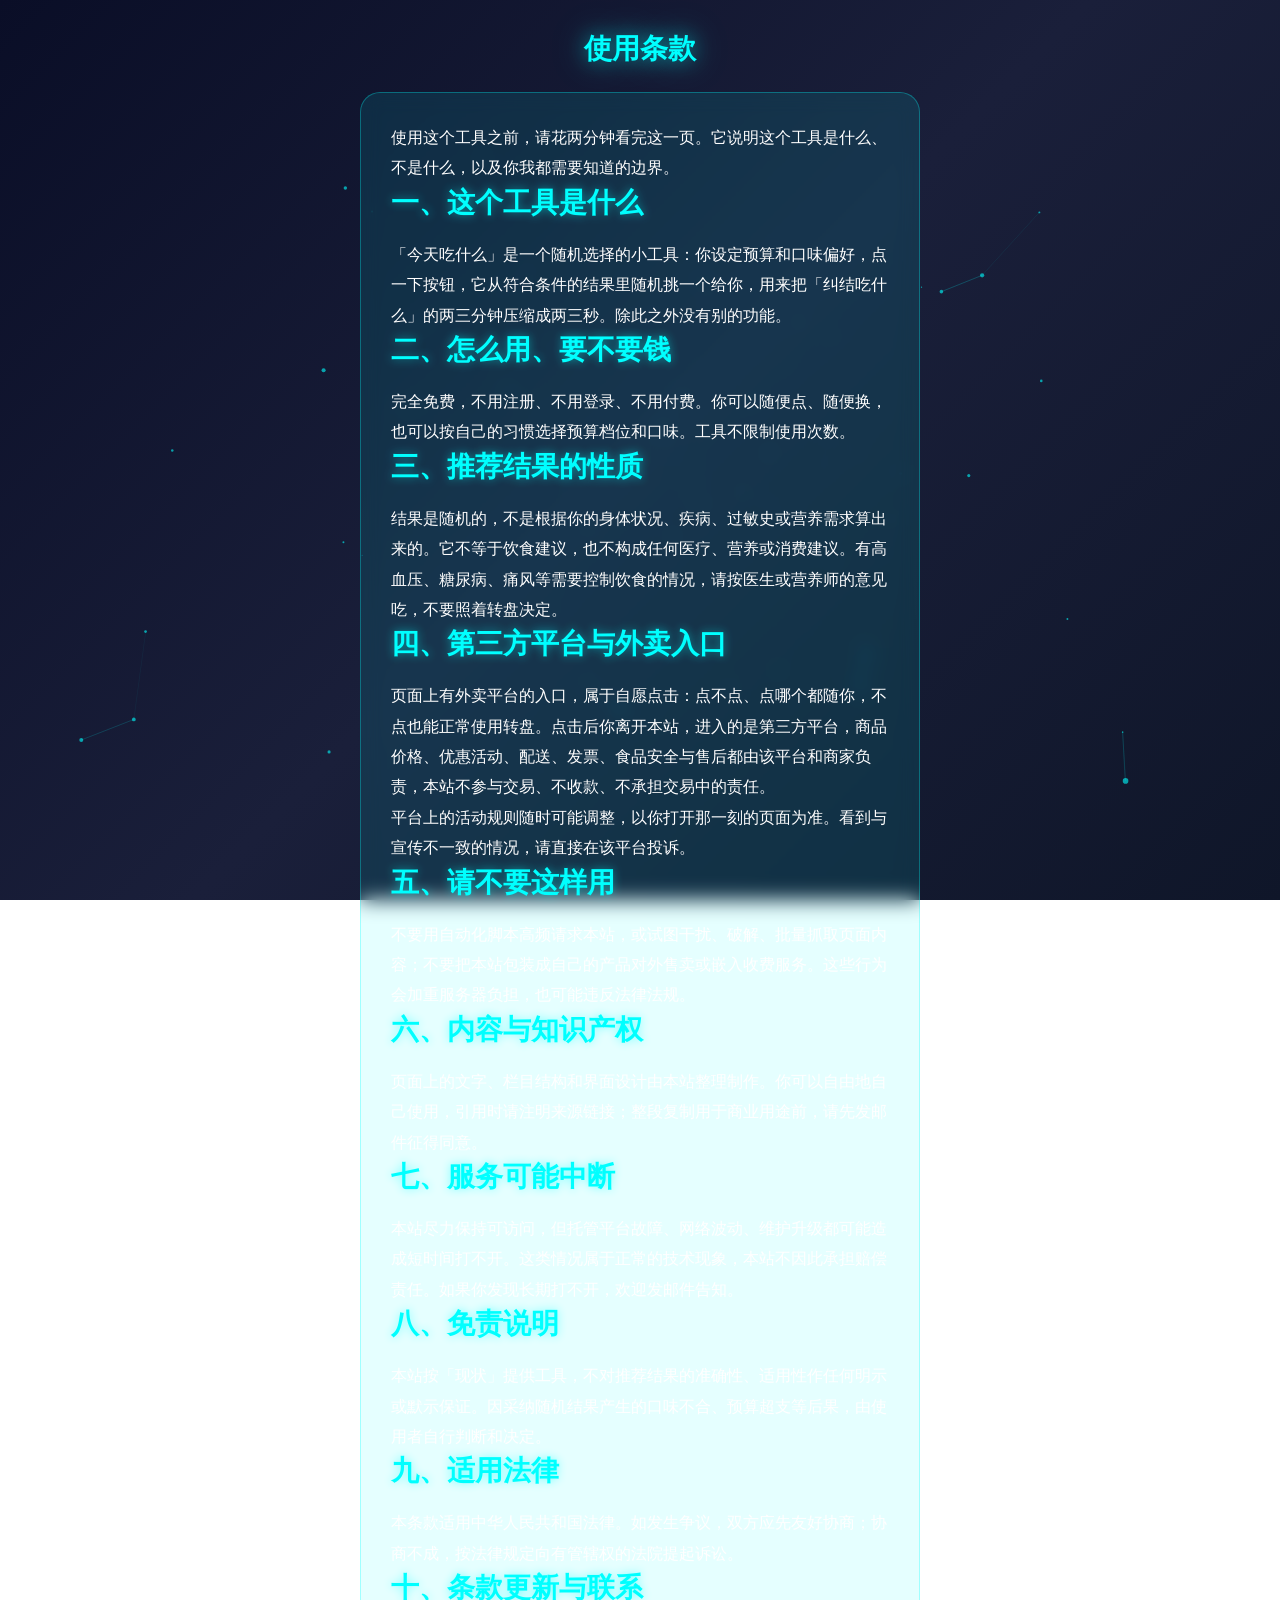
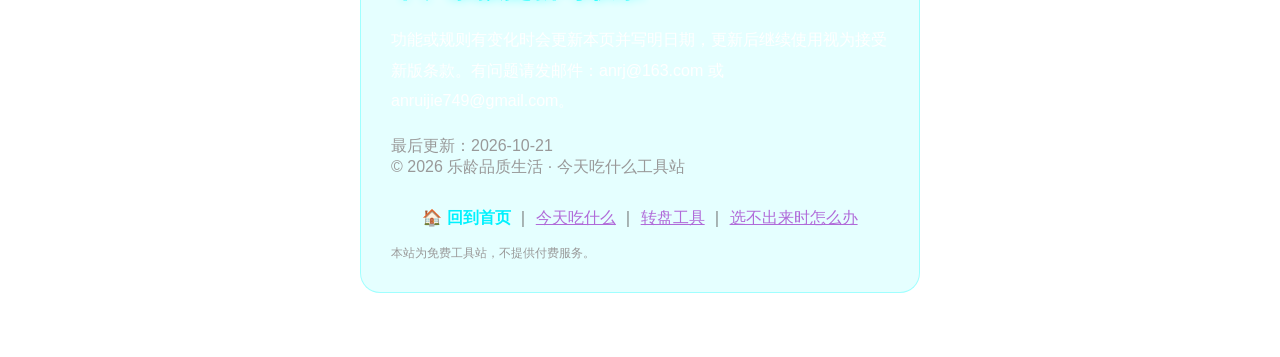
<file: terms.html>
<!DOCTYPE html>
<html lang="zh-CN">
<head>
    <script async src="https://pagead2.googlesyndication.com/pagead/js/adsbygoogle.js?client=ca-pub-3112556758844974"
     crossorigin="anonymous"></script>

    <link rel="canonical" href="https://lunch.anrjai.com/terms.html">
    <meta property="og:type" content="website">
    <meta property="og:title" content="使用条款 - 今天吃什么工具站">
    <meta property="og:image" content="https://lunch.anrjai.com/og-cover.png">
    <meta property="og:description" content="今天吃什么工具站使用条款：免费使用，随机推荐仅供参考、不构成消费建议；外卖入口为自愿点击，交易与售后由第三方平台负责。">
    <meta property="og:url" content="https://lunch.anrjai.com/terms.html">
    <meta property="og:site_name" content="今天吃什么工具站">
  <meta charset="UTF-8" />
    <meta name="google-adsense-account" content="ca-pub-3112556758844974">
  <meta name="viewport" content="width=device-width, initial-scale=1.0" />
  <meta name="description" content="今天吃什么工具站使用条款：免费使用，随机推荐仅供参考、不构成消费建议；外卖入口自愿点击，交易、价格与售后由第三方平台负责，本站不参与交易。" />
  <title>使用条款 - 今天吃什么工具站</title>
  <link rel="stylesheet" href="style.css" />
    <script type="application/ld+json">
{"@context":"https://schema.org","@type":"WebPage","name":"使用条款 - 今天吃什么工具站","url":"https://lunch.anrjai.com/terms.html","inLanguage":"zh-CN","isPartOf":{"@type":"WebSite","name":"今天吃什么工具站","url":"https://lunch.anrjai.com/"}}
    </script>
</head>
<body>
  <canvas id="particleCanvas"></canvas>
  <div class="container">
    <h1 class="title" style="font-size:28px;">使用条款</h1>
    <div class="filter-section">

      <p style="color:#fff;line-height:1.9;">使用这个工具之前，请花两分钟看完这一页。它说明这个工具是什么、不是什么，以及你我都需要知道的边界。</p>

      <h2 class="section-title">一、这个工具是什么</h2>
      <p style="color:#fff;line-height:1.9;">「今天吃什么」是一个随机选择的小工具：你设定预算和口味偏好，点一下按钮，它从符合条件的结果里随机挑一个给你，用来把「纠结吃什么」的两三分钟压缩成两三秒。除此之外没有别的功能。</p>

      <h2 class="section-title">二、怎么用、要不要钱</h2>
      <p style="color:#fff;line-height:1.9;">完全免费，不用注册、不用登录、不用付费。你可以随便点、随便换，也可以按自己的习惯选择预算档位和口味。工具不限制使用次数。</p>

      <h2 class="section-title">三、推荐结果的性质</h2>
      <p style="color:#fff;line-height:1.9;">结果是随机的，不是根据你的身体状况、疾病、过敏史或营养需求算出来的。它不等于饮食建议，也不构成任何医疗、营养或消费建议。有高血压、糖尿病、痛风等需要控制饮食的情况，请按医生或营养师的意见吃，不要照着转盘决定。</p>

      <h2 class="section-title">四、第三方平台与外卖入口</h2>
      <p style="color:#fff;line-height:1.9;">页面上有外卖平台的入口，属于自愿点击：点不点、点哪个都随你，不点也能正常使用转盘。点击后你离开本站，进入的是第三方平台，商品价格、优惠活动、配送、发票、食品安全与售后都由该平台和商家负责，本站不参与交易、不收款、不承担交易中的责任。</p>
      <p style="color:#fff;line-height:1.9;">平台上的活动规则随时可能调整，以你打开那一刻的页面为准。看到与宣传不一致的情况，请直接在该平台投诉。</p>

      <h2 class="section-title">五、请不要这样用</h2>
      <p style="color:#fff;line-height:1.9;">不要用自动化脚本高频请求本站，或试图干扰、破解、批量抓取页面内容；不要把本站包装成自己的产品对外售卖或嵌入收费服务。这些行为会加重服务器负担，也可能违反法律法规。</p>

      <h2 class="section-title">六、内容与知识产权</h2>
      <p style="color:#fff;line-height:1.9;">页面上的文字、栏目结构和界面设计由本站整理制作。你可以自由地自己使用，引用时请注明来源链接；整段复制用于商业用途前，请先发邮件征得同意。</p>

      <h2 class="section-title">七、服务可能中断</h2>
      <p style="color:#fff;line-height:1.9;">本站尽力保持可访问，但托管平台故障、网络波动、维护升级都可能造成短时间打不开。这类情况属于正常的技术现象，本站不因此承担赔偿责任。如果你发现长期打不开，欢迎发邮件告知。</p>

      <h2 class="section-title">八、免责说明</h2>
      <p style="color:#fff;line-height:1.9;">本站按「现状」提供工具，不对推荐结果的准确性、适用性作任何明示或默示保证。因采纳随机结果产生的口味不合、预算超支等后果，由使用者自行判断和决定。</p>

      <h2 class="section-title">九、适用法律</h2>
      <p style="color:#fff;line-height:1.9;">本条款适用中华人民共和国法律。如发生争议，双方应先友好协商；协商不成，按法律规定向有管辖权的法院提起诉讼。</p>

      <h2 class="section-title">十、条款更新与联系</h2>
      <p style="color:#fff;line-height:1.9;">功能或规则有变化时会更新本页并写明日期，更新后继续使用视为接受新版条款。有问题请发邮件：anrj@163.com 或 anruijie749@gmail.com。</p>
      <p style="color:#999;margin-top:20px;">最后更新：2026-10-21</p>
      <p style="color:#999;">© 2026 乐龄品质生活 · 今天吃什么工具站</p>
      <div style="margin:22px 0 10px;text-align:center;line-height:2.2;">
        <a href="index.html" style="color:#00f2fe;font-weight:600;text-decoration:none;">🏠 回到首页</a>
        <span style="color:#666;">｜</span>
        <a href="what-to-eat.html" style="color:#b06bd9;text-decoration:underline;">今天吃什么</a>
        <span style="color:#666;">｜</span>
        <a href="food-wheel.html" style="color:#b06bd9;text-decoration:underline;">转盘工具</a>
        <span style="color:#666;">｜</span>
        <a href="decision.html" style="color:#b06bd9;text-decoration:underline;">选不出来时怎么办</a>
      </div>

      <p style="color:#999;font-size:12px;">本站为免费工具站，不提供付费服务。</p>
    </div>
  </div>
  <script src="script.js"></script>
</body>
</html>
</file>
<file: style.css>
*{margin:0;padding:0;box-sizing:border-box;}
body{
  font-family:'Microsoft YaHei','微软雅黑',Arial,sans-serif;
  overflow-x:hidden;
  position:relative;
  min-height:100vh;
  color:#ffffff;
  -webkit-tap-highlight-color: transparent;
}
#particleCanvas{
  position:fixed;
  top:0;left:0;
  width:100%;
  height:100%;
  z-index:0;
  background: linear-gradient(135deg, #0a0e27 0%, #1a1f3a 50%, #0f1629 100%);
}
.container{
  position:relative;
  z-index:1;
  max-width:600px;
  margin:-20px auto 0;
  padding:20px;
 }
.title{
  text-align:center;
  font-size:42px;
  font-weight:bold;
  margin:30px 0 15px;
  text-shadow:0 0 20px rgba(0,255,255,0.5),
              0 0 40px rgba(0,255,255,0.3);
  color:#00ffff;
}
.subtitle{
  text-align:center;
  font-size:18px;
  margin:0 0 30px;
  padding:0 20px;
  color:#ffd700;
  text-shadow:0 0 10px rgba(255,215,0,0.5);
  line-height:1.6;
  font-weight:500;
}

.location-hint{
  min-height:22px;
  text-align:center;
  margin:0 0 10px;
  padding:0 16px;
  font-size:14px;
  color:rgba(255,255,255,0.85);
  letter-spacing:0.2px;
}
.location-hint strong{
  color:#00ffff;
  text-shadow:0 0 10px rgba(0,255,255,0.35);
}

.button-area{
  display:flex;
  justify-content:center;
  gap:20px;
  margin:35px 0 18px;
  flex-wrap:wrap;
}
.btn-primary{
  background:linear-gradient(135deg,#00ff88 0%,#00cc6a 100%);
  color:#000;
  border:none;
  padding:25px 50px;
  font-size:32px;
  font-weight:bold;
  border-radius:50px;
  cursor:pointer;
  box-shadow:0 8px 30px rgba(0,255,136,0.4),
             0 0 20px rgba(0,255,136,0.3);
  transition:all 0.3s ease;
  min-width:220px;
  touch-action: manipulation;
  will-change: transform;
}
.btn-primary:hover{
  transform:scale(1.05);
  box-shadow:0 12px 40px rgba(0,255,136,0.6),
             0 0 30px rgba(0,255,136,0.5);
}
.btn-primary:active{transform:scale(0.98);}
.btn-primary:disabled{opacity:0.6;cursor:not-allowed;transform:none;}

.btn-secondary{
  background:linear-gradient(135deg,#666 0%,#444 100%);
  color:#fff;
  border:none;
  padding:14px 32px;
  font-size:20px;
  font-weight:bold;
  border-radius:40px;
  cursor:pointer;
  box-shadow:0 6px 20px rgba(100,100,100,0.3);
  transition:all 0.3s ease;
  min-width:180px;
  touch-action: manipulation;
  will-change: transform;
}
.btn-secondary:hover{
  transform:scale(1.05);
  background:linear-gradient(135deg,#777 0%,#555 100%);
}
.btn-secondary:disabled{opacity:0.5;cursor:not-allowed;transform:none;}

.tool-area{
  display:flex;
  justify-content:center;
  gap:14px;
  flex-wrap:wrap;
  margin:10px 0 18px;
}
.btn-tool{
  border:none;
  cursor:pointer;
  font-weight:bold;
  border-radius:16px;
  padding:14px 22px;
  font-size:18px;
  background:rgba(255,255,255,0.12);
  color:#fff;
  border:1px solid rgba(0,255,255,0.25);
  box-shadow:0 6px 16px rgba(0,0,0,0.25);
  transition:all 0.25s ease;
  backdrop-filter:blur(10px);
  touch-action: manipulation;
}
.btn-tool:hover{
  transform:scale(1.04);
  border-color:rgba(0,255,255,0.55);
  background:rgba(0,255,255,0.12);
}
.btn-danger{
  border-color:rgba(255,80,80,0.35);
  background:rgba(255,80,80,0.12);
}
.btn-danger:hover{
  border-color:rgba(255,80,80,0.7);
  background:rgba(255,80,80,0.18);
}

.tip-text{
  text-align:center;
  font-size:14px;
  color:#999;
  margin:10px 0 26px;
  padding:0 20px;
  line-height:1.5;
}

.wheel-container{
  display:flex;
  justify-content:center;
  align-items:center;
  margin:18px 0 24px;
  padding:20px;
  position:relative;
}
#wheelCanvas{
  max-width:100%;
  height:auto;
  border-radius:50%;
  box-shadow:0 0 50px rgba(0,255,255,0.3),
             0 0 100px rgba(0,255,255,0.1);
  background:rgba(0,0,0,0.3);
  will-change: transform;
}

.filter-section, .recommend-section{
  background:rgba(0,255,255,0.1);
  border-radius:20px;
  padding:30px;
  margin:24px 0;
  backdrop-filter:blur(10px);
  border:1px solid rgba(0,255,255,0.3);
}
.section-title{
  font-size:28px;
  margin-bottom:18px;
  color:#00ffff;
  text-shadow:0 0 10px rgba(0,255,255,0.5);
}
.budget-controls,.taste-controls{
  display:flex;
  flex-wrap:wrap;
  gap:15px;
  margin-bottom:26px;
}
.budget-option,.taste-option{
  display:flex;
  align-items:center;
  padding:15px 25px;
  background:rgba(255,255,255,0.1);
  border-radius:30px;
  cursor:pointer;
  transition:all 0.3s ease;
  font-size:22px;
  border:2px solid transparent;
}
.budget-option:hover,.taste-option:hover{
  background:rgba(0,255,255,0.2);
  border-color:rgba(0,255,255,0.5);
}
.budget-option input[type="radio"],
.taste-option input[type="checkbox"]{
  width:24px;height:24px;margin-right:10px;
  cursor:pointer;
  accent-color:#00ffff;
}
.budget-option input[type="radio"]:checked + span,
.taste-option input[type="checkbox"]:checked + span{
  color:#00ffff;
  font-weight:bold;
  text-shadow:0 0 10px rgba(0,255,255,0.8);
}

.recommend-item{
  font-size:26px;
  padding:20px;
  background:rgba(0,255,136,0.2);
  border-radius:15px;
  margin-bottom:18px;
  border:2px solid rgba(0,255,136,0.5);
  text-align:center;
}

.recent-chips{
  display:flex;
  flex-wrap:wrap;
  gap:10px;
}
.chip{
  display:inline-flex;
  align-items:center;
  gap:8px;
  padding:10px 14px;
  border-radius:14px;
  background:rgba(255,255,255,0.12);
  border:1px solid rgba(0,255,255,0.25);
  font-size:18px;
  color:#fff;
}

.menu-catalog-section{
  display:flex;
  justify-content:center;
  margin:34px 0 10px;
  padding:0 20px;
}
.btn-catalog{
  display:inline-block;
  text-align:center;
  text-decoration:none;
  background:linear-gradient(135deg, rgba(0,255,255,0.3) 0%, rgba(0,150,255,0.3) 100%);
  color:#fff;
  border:2px solid rgba(0,255,255,0.5);
  padding:18px 35px;
  font-size:22px;
  font-weight:bold;
  border-radius:40px;
  cursor:pointer;
  box-shadow:0 6px 20px rgba(0,255,255,0.3);
  transition:all 0.3s ease;
  backdrop-filter:blur(10px);
  touch-action: manipulation;
}
.btn-catalog:hover{
  transform:scale(1.05);
  background:linear-gradient(135deg, rgba(0,255,255,0.4) 0%, rgba(0,150,255,0.4) 100%);
  box-shadow:0 8px 30px rgba(0,255,255,0.5);
  border-color:rgba(0,255,255,0.8);
}
.btn-catalog:active{transform:scale(0.98);}
.btn-catalog.disabled{opacity:0.5;pointer-events:none;}

/* 外卖平台按钮区域 */
.platform-section{
  background:rgba(0,0,0,0.25);
  border-radius:20px;
  padding:20px 20px 24px;
  margin:12px 0 30px;
  border:1px dashed rgba(0,255,255,0.4);
}
.platform-title{
  font-size:22px;
  margin-bottom:10px;
}
.platform-tip{
  font-size:14px;
  color:#ccc;
  line-height:1.5;
  margin-bottom:14px;
}
.platform-buttons{
  display:flex;
  gap:12px;
  flex-wrap:wrap;
}
.btn-platform{
  flex:1 1 48%;
  min-width:130px;
  border:none;
  cursor:pointer;
  font-weight:bold;
  border-radius:999px;
  padding:12px 16px;
  font-size:18px;
  color:#fff;
  box-shadow:0 6px 18px rgba(0,0,0,0.35);
  transition:transform 0.2s ease, box-shadow 0.2s ease, opacity 0.2s ease;
  touch-action: manipulation;
  will-change: transform;
}
.btn-platform:hover{
  transform:translateY(-1px);
  box-shadow:0 10px 26px rgba(0,0,0,0.5);
}
.btn-platform:active{
  transform:translateY(0);
  box-shadow:0 4px 12px rgba(0,0,0,0.4);
}
.btn-platform.disabled{
  opacity:0.5;
  cursor:not-allowed;
}
.btn-eleme{
  background:linear-gradient(135deg,#00a0e9 0%,#30c5ff 100%);
}
.btn-jingdong{
  background:linear-gradient(135deg,#e1251b 0%,#ff5a50 100%);
  color:#ffffff;
}

.modal{
  display:none;
  position:fixed;
  z-index:1000;
  left:0;top:0;
  width:100%;
  height:100%;
  background-color:rgba(0,0,0,0.8);
  backdrop-filter:blur(5px);
  animation: fadeIn 0.25s ease;
}
.modal.show{
  display:flex;
  align-items:center;
  justify-content:center;
}
@keyframes fadeIn { from{opacity:0;} to{opacity:1;} }

.modal-content{
  background:linear-gradient(135deg, rgba(0,255,255,0.2) 0%, rgba(0,150,255,0.2) 100%);
  border:3px solid #00ffff;
  border-radius:30px;
  padding:44px 34px;
  text-align:center;
  max-width:440px;
  width:92%;
  box-shadow:0 0 50px rgba(0,255,255,0.5);
  animation: slideUp 0.25s ease;
  max-height:80vh;
  overflow-y:auto;
}
@keyframes slideUp{
  from{ transform:translateY(50px); opacity:0; }
  to{ transform:translateY(0); opacity:1; }
}
.modal-icon{
  font-size:80px;
  margin-bottom:16px;
  animation:bounce 0.5s ease;
}
@keyframes bounce{
  0%,100%{transform:translateY(0);}
  50%{transform:translateY(-20px);}
}
.modal-title{
  font-size:34px;
  color:#00ffff;
  margin-bottom:16px;
  text-shadow:0 0 20px rgba(0,255,255,0.8);
}
.modal-text{
  font-size:22px;
  color:#ffffff;
  margin-bottom:20px;
  line-height:1.6;
  white-space:pre-line;
}

.modal-buttons{
  display:flex;
  flex-direction:column;
  gap:12px;
  width:100%;
}

.btn-close{
  background:linear-gradient(135deg,#00ff88 0%,#00cc6a 100%);
  color:#000;
  border:none;
  padding:15px 40px;
  font-size:24px;
  font-weight:bold;
  border-radius:30px;
  cursor:pointer;
  box-shadow:0 6px 20px rgba(0,255,136,0.4);
  transition:all 0.3s ease;
  width:100%;
  touch-action: manipulation;
}
.btn-close:hover{transform:scale(1.05);box-shadow:0 8px 30px rgba(0,255,136,0.6);}

.btn-share{
  display:inline-block;
  text-decoration:none;
  background:linear-gradient(135deg,#07c160 0%,#06ad56 100%);
  color:#fff;
  border:none;
  padding:15px 40px;
  font-size:22px;
  font-weight:bold;
  border-radius:30px;
  cursor:pointer;
  box-shadow:0 6px 20px rgba(7,193,96,0.4);
  transition:all 0.3s ease;
  width:100%;
  text-align:center;
  touch-action: manipulation;
}
.btn-share:hover{transform:scale(1.05);box-shadow:0 8px 30px rgba(7,193,96,0.6);}

/* 页脚（图二） */
.footer{
  position:relative;
  z-index:1;
  text-align:center;
  padding:24px 0 26px;
  color:rgba(0,255,255,0.85);
}
.footer-links{
  font-size:22px;
  margin-bottom:8px;
}
.footer-links a{
  color:rgba(0,255,255,0.9);
  text-decoration:none;
  font-weight:700;
}
.footer-links a:hover{
  text-decoration:underline;
}
.footer-split{
  margin:0 14px;
  color:rgba(0,255,255,0.6);
}
.footer-note{
  font-size:18px;
  color:rgba(0,255,255,0.65);
}

/* 弹窗打开时禁止页面底层滚动，提升体感 */
.modal-open{
  overflow:hidden;
}

@media (max-width:768px){
  .title{font-size:32px;margin:20px 0;}
  .btn-primary{font-size:26px;padding:20px 40px;min-width:200px;}
  .btn-secondary{font-size:20px;padding:15px 30px;min-width:160px;}
  #wheelCanvas{max-width:90vw;max-height:90vw;}
  .section-title{font-size:24px;}
  .budget-option,.taste-option{font-size:18px;padding:12px 20px;}
  .subtitle{font-size:16px;margin:0 0 20px;}
  .location-hint{font-size:12px;min-height:18px;}
  .tip-text{font-size:12px;margin:10px 0 20px;}
  .btn-catalog{font-size:18px;padding:15px 25px;}
  .filter-section,.recommend-section{padding:20px;margin:20px 0;}
  .modal-content{padding:30px 20px;max-width:92%;}
  .modal-title{font-size:28px;}
  .modal-text{font-size:20px;}
  .modal-icon{font-size:60px;}
  .btn-tool{font-size:16px;padding:12px 16px;border-radius:14px;}
  .footer-links{font-size:20px;}
  .footer-note{font-size:16px;}
}
.today-tip{
  text-align:center;
  color:#00E5FF;
  font-size:22px;
  font-weight:700;
  margin-top:0px;
  margin-bottom:2px;
  letter-spacing:1px;
  line-height:1.2;
  text-shadow:0 0 8px #00E5FF;
  }
  .action-buttons{
    display:flex;
    gap:12px;
    justify-content:center;
    flex-wrap:nowrap;
    }
    
    .action-buttons button{
    flex:1;
    max-width:220px;
    }
    .seo-text,
.related-links {
  position: relative;
  z-index: 1;
  max-width: 600px;
  margin: 24px auto;
  padding: 30px;
  background: rgba(0,255,255,0.08);
  border: 1px solid rgba(0,255,255,0.25);
  border-radius: 20px;
  backdrop-filter: blur(10px);
  color: #ffffff;
}

.seo-text h2,
.related-links h2 {
  font-size: 22px;
  color: #00ffff;
  margin-bottom: 12px;
  margin-top: 20px;
  text-shadow: 0 0 10px rgba(0,255,255,0.5);
}

.seo-text h2:first-child,
.related-links h2:first-child {
  margin-top: 0;
}

.seo-text h3 {
  font-size: 18px;
  color: #00ffff;
  margin: 16px 0 6px;
}

.seo-text p,
.related-links p {
  font-size: 15px;
  color: rgba(255,255,255,0.8);
  line-height: 1.7;
  margin-bottom: 10px;
}

.seo-list,
.related-links ul {
  padding-left: 20px;
  margin: 8px 0;
}

.seo-list li,
.related-links li {
  font-size: 15px;
  color: rgba(255,255,255,0.8);
  line-height: 1.8;
}

.related-links a {
  color: #00ffff;
  text-decoration: none;
}

.related-links a:hover {
  text-decoration: underline;
}

.footer {
  position: relative;
  z-index: 1;
}
.brand-text {
  text-align: center;
  font-size: 14px;
  color: rgba(255,255,255,0.6);
  margin: 0 0 8px;
}
.seo-text,
.related-links {
  position: relative;
  z-index: 1;
  max-width: 600px;
  margin: 24px auto;
  padding: 30px;
  background: rgba(0,255,255,0.08);
  border: 1px solid rgba(0,255,255,0.25);
  border-radius: 20px;
  backdrop-filter: blur(10px);
  color: #ffffff;
}
.seo-text h2,
.related-links h2 {
  font-size: 22px;
  color: #00ffff;
  margin-bottom: 12px;
  margin-top: 20px;
  text-shadow: 0 0 10px rgba(0,255,255,0.5);
}
</file>
